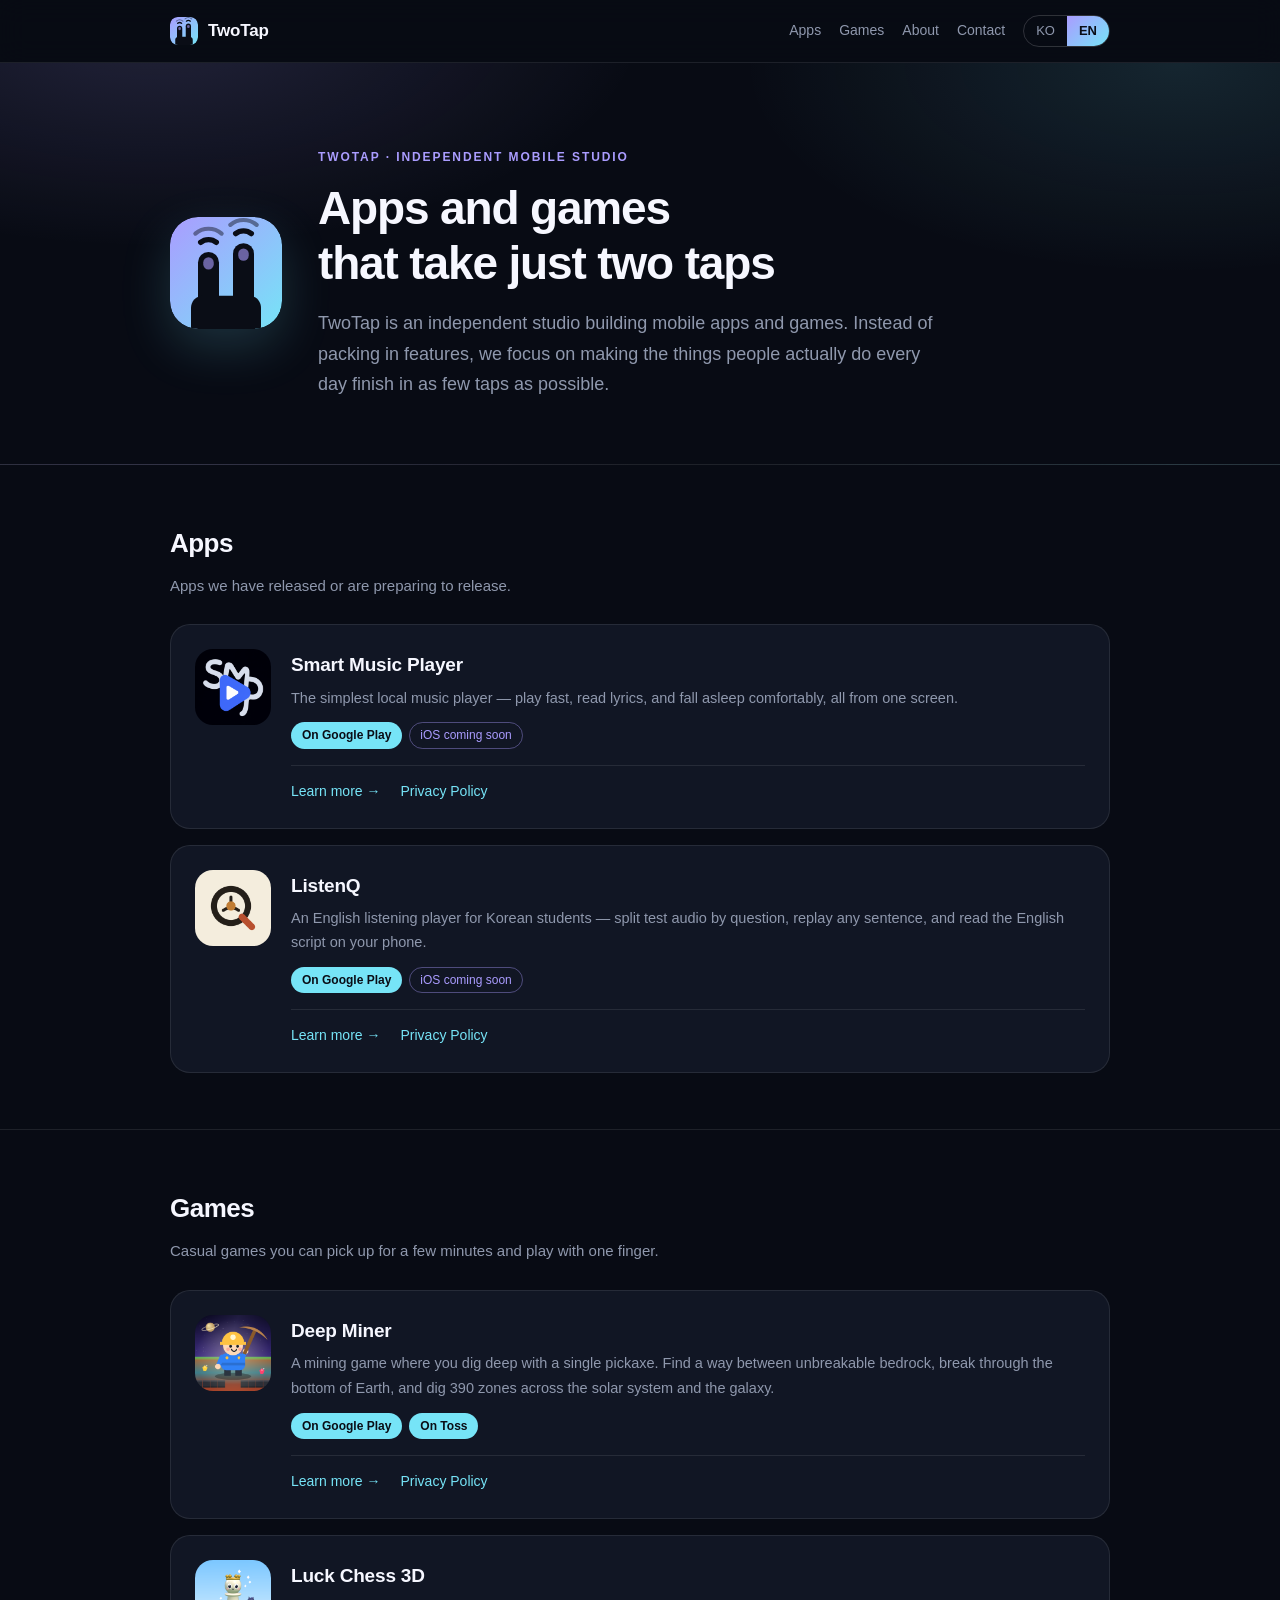
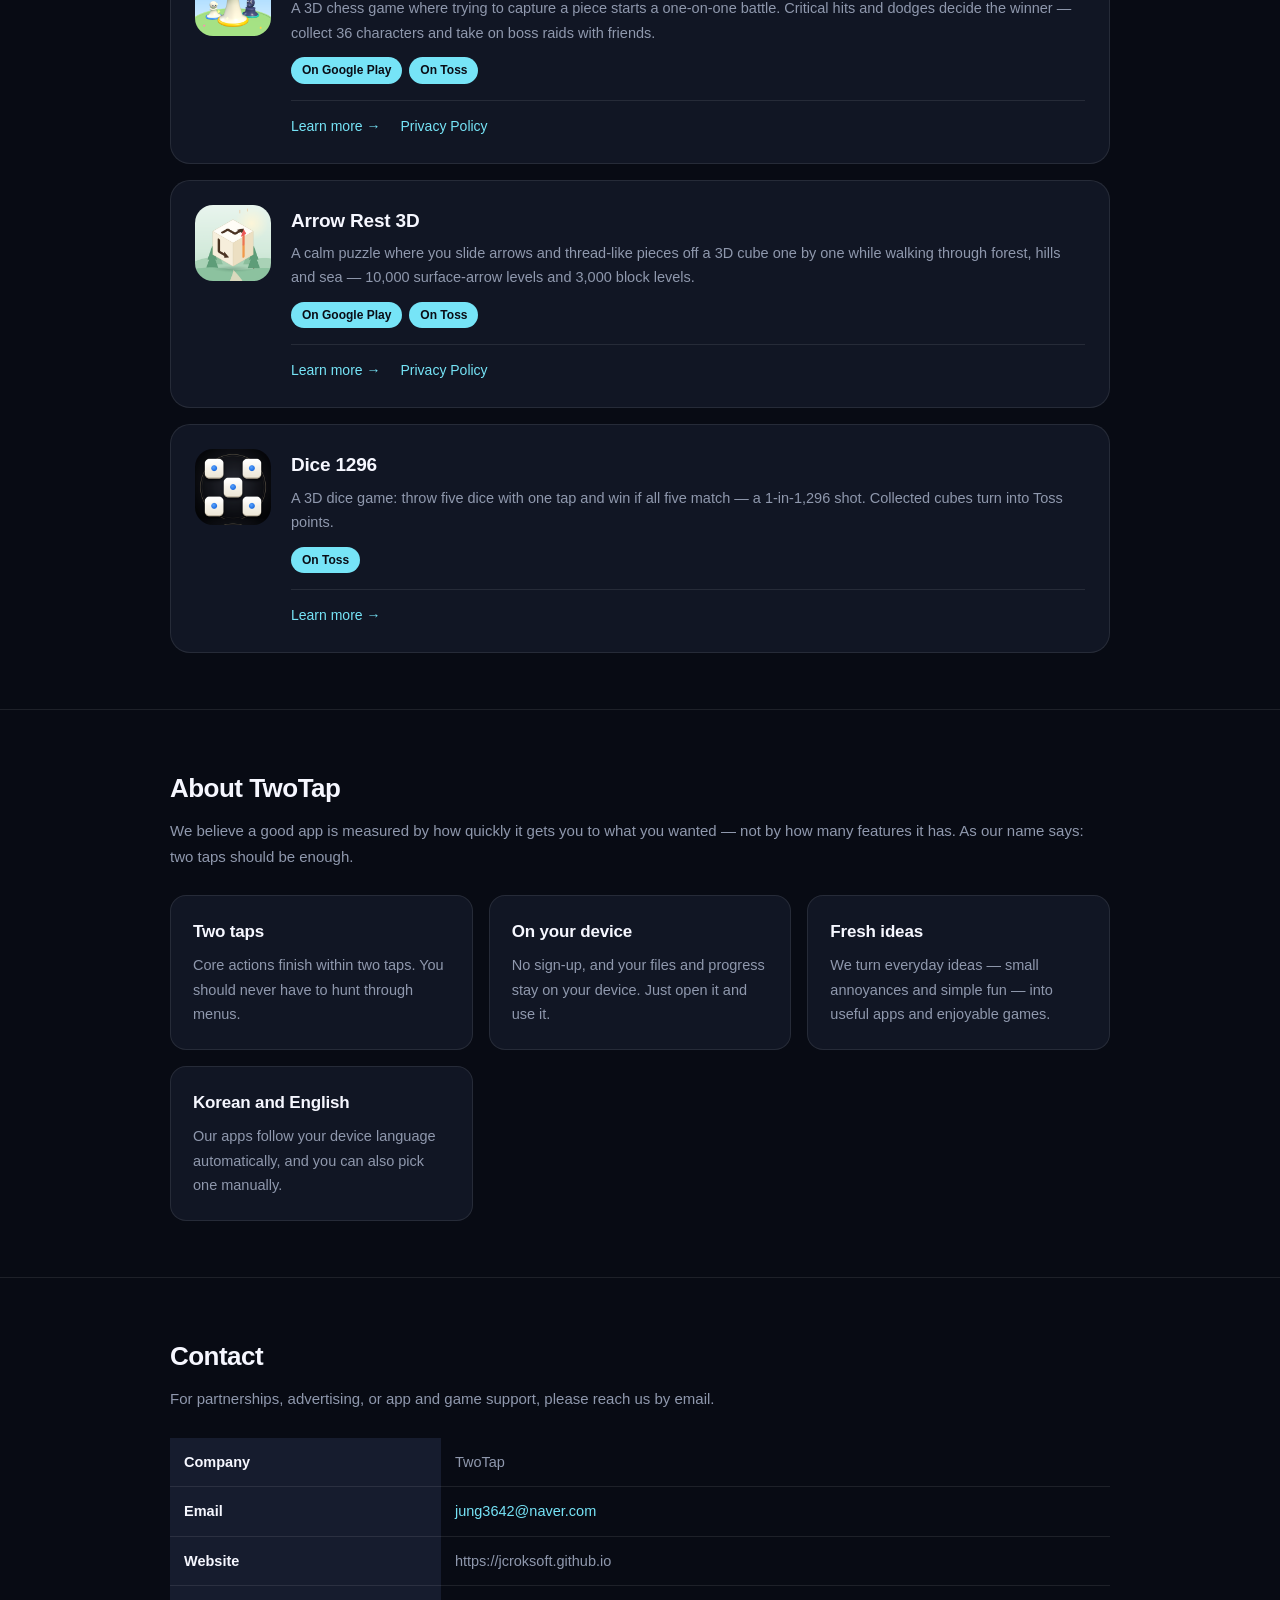
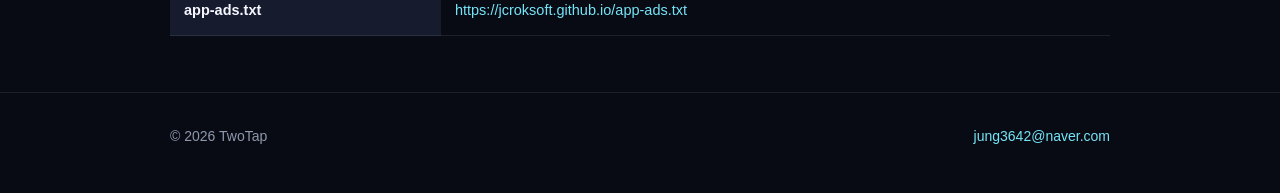
<file: index.html>
<!doctype html>
<html lang="ko" data-lang="ko">
<head>
<meta charset="utf-8">
<meta name="viewport" content="width=device-width, initial-scale=1">
<title>TwoTap</title>
<meta name="description" content="TwoTap builds simple, focused mobile apps and games. Publisher of Smart Music Player, ListenQ, Deep Miner and Luck Chess 3D.">
<link rel="icon" href="/assets/twotap-mark.svg" type="image/svg+xml">
<link rel="icon" href="/assets/favicon.png" sizes="64x64">
<link rel="apple-touch-icon" href="/assets/apple-touch-icon.png">
<link rel="stylesheet" href="/assets/site.css">
<script>document.documentElement.dataset.lang=(function(){try{var s=localStorage.getItem("twotap-lang");if(s==="ko"||s==="en")return s}catch(e){}return (navigator.language||"en").toLowerCase().indexOf("ko")===0?"ko":"en"})()</script>
<script src="/assets/lang.js" defer></script>
</head>
<body>

<header class="site-header">
  <div class="wrap">
    <a class="brand" href="/"><img class="mark" src="/assets/twotap-mark.svg" alt="" width="28" height="28">TwoTap</a>
    <nav class="nav">
      <a href="#apps"><span class="ko">앱</span><span class="en">Apps</span></a>
      <a href="#games"><span class="ko">게임</span><span class="en">Games</span></a>
      <a href="#about"><span class="ko">소개</span><span class="en">About</span></a>
      <a href="#contact"><span class="ko">문의</span><span class="en">Contact</span></a>
      <span class="lang">
        <button type="button" data-lang="ko" aria-pressed="true">KO</button>
        <button type="button" data-lang="en" aria-pressed="false">EN</button>
      </span>
    </nav>
  </div>
</header>

<div class="hero">
  <div class="wrap hero-brand">
    <img class="hero-mark" src="/assets/twotap-mark.svg" alt="TwoTap" width="112" height="112">
    <div>
      <p class="eyebrow">TwoTap · <span class="ko">투탭</span><span class="en">Independent Mobile Studio</span></p>
      <h1>
        <span class="ko">두 번의 탭이면<br>충분한 앱과 게임</span>
        <span class="en">Apps and games<br>that take just two taps</span>
      </h1>
      <p class="lede">
        <span class="ko">TwoTap(투탭)은 모바일 앱과 게임을 만드는 개인 개발 스튜디오입니다. 기능을 많이 넣기보다, 사용자가 가장 자주 하는 동작을 가장 적은 터치로 끝낼 수 있게 만드는 데 집중합니다.</span>
        <span class="en">TwoTap is an independent studio building mobile apps and games. Instead of packing in features, we focus on making the things people actually do every day finish in as few taps as possible.</span>
      </p>
    </div>
  </div>
</div>

<section id="apps">
  <div class="wrap">
    <h2><span class="ko">앱</span><span class="en">Apps</span></h2>
    <p class="section-note">
      <span class="ko">출시했거나 출시를 준비 중인 앱입니다.</span>
      <span class="en">Apps we have released or are preparing to release.</span>
    </p>

    <div class="app-card">
      <a class="app-icon" href="/smp/"><img src="/assets/smp-icon.png" alt="Smart Music Player icon" width="76" height="76"></a>
      <div>
        <h3><a href="/smp/">Smart Music Player</a></h3>
        <p>
          <span class="ko">한 화면에서 빠르게 재생하고, 가사를 보고, 편안하게 잠들 수 있는 가장 간편한 로컬 음악 플레이어.</span>
          <span class="en">The simplest local music player — play fast, read lyrics, and fall asleep comfortably, all from one screen.</span>
        </p>
        <div class="pills">
          <span class="pill live"><span class="ko">Google Play 출시</span><span class="en">On Google Play</span></span>
          <span class="pill soon"><span class="ko">iOS 출시 예정</span><span class="en">iOS coming soon</span></span>
        </div>
        <div class="card-links">
          <a href="/smp/"><span class="ko">자세히 보기</span><span class="en">Learn more</span> →</a>
          <a href="/smp/privacy.html"><span class="ko">개인정보처리방침</span><span class="en">Privacy Policy</span></a>
        </div>
      </div>
    </div>

    <div class="app-card">
      <a class="app-icon" href="/lq/"><img src="/assets/lq-icon.png" alt="ListenQ icon" width="76" height="76"></a>
      <div>
        <h3><a href="/lq/">ListenQ</a></h3>
        <p>
          <span class="ko">듣기평가 음원을 문항별로 끊어 듣고, 문장마다 다시 듣고, 영어 스크립트까지 폰에서 보는 중·고등학생 영어듣기 플레이어.</span>
          <span class="en">An English listening player for Korean students — split test audio by question, replay any sentence, and read the English script on your phone.</span>
        </p>
        <div class="pills">
          <span class="pill live"><span class="ko">Google Play 출시</span><span class="en">On Google Play</span></span>
          <span class="pill soon"><span class="ko">iOS 출시 예정</span><span class="en">iOS coming soon</span></span>
        </div>
        <div class="card-links">
          <a href="/lq/"><span class="ko">자세히 보기</span><span class="en">Learn more</span> →</a>
          <a href="/lq/privacy.html"><span class="ko">개인정보처리방침</span><span class="en">Privacy Policy</span></a>
        </div>
      </div>
    </div>
  </div>
</section>

<section id="games">
  <div class="wrap">
    <h2><span class="ko">게임</span><span class="en">Games</span></h2>
    <p class="section-note">
      <span class="ko">잠깐 켜서 손가락 하나로 즐기는 캐주얼 게임입니다.</span>
      <span class="en">Casual games you can pick up for a few minutes and play with one finger.</span>
    </p>

    <div class="app-card">
      <a class="app-icon" href="/deepminer/"><img src="/assets/deepminer-icon.png" alt="Deep Miner icon" width="76" height="76"></a>
      <div>
        <h3><a href="/deepminer/"><span class="ko">딥 마이너: 광산 땅파기</span><span class="en">Deep Miner</span></a></h3>
        <p>
          <span class="ko">곡괭이 하나로 땅속 깊이 파 내려가는 광산 게임. 기반암 사이로 길을 찾아 지구 바닥을 뚫고, 태양계와 은하계 행성까지 390구역을 내려갑니다.</span>
          <span class="en">A mining game where you dig deep with a single pickaxe. Find a way between unbreakable bedrock, break through the bottom of Earth, and dig 390 zones across the solar system and the galaxy.</span>
        </p>
        <div class="pills">
          <span class="pill live"><span class="ko">Google Play 출시</span><span class="en">On Google Play</span></span>
          <span class="pill live"><span class="ko">토스 앱인토스 출시</span><span class="en">On Toss</span></span>
        </div>
        <div class="card-links">
          <a href="/deepminer/"><span class="ko">자세히 보기</span><span class="en">Learn more</span> →</a>
          <a href="/deepminer/privacy.html"><span class="ko">개인정보처리방침</span><span class="en">Privacy Policy</span></a>
        </div>
      </div>
    </div>

    <div class="app-card">
      <a class="app-icon" href="/luckchess/"><img src="/assets/luckchess-icon.png" alt="Luck Chess 3D icon" width="76" height="76"></a>
      <div>
        <h3><a href="/luckchess/"><span class="ko">운빨 체스 3D</span><span class="en">Luck Chess 3D</span></a></h3>
        <p>
          <span class="ko">체스처럼 두다가 상대 말을 잡으려 하면 1:1 전투가 벌어지는 3D 체스. 치명타와 회피로 승부가 갈리고, 캐릭터 36명을 모아 친구들과 보스 토벌전에도 도전합니다.</span>
          <span class="en">A 3D chess game where trying to capture a piece starts a one-on-one battle. Critical hits and dodges decide the winner — collect 36 characters and take on boss raids with friends.</span>
        </p>
        <div class="pills">
          <span class="pill live"><span class="ko">Google Play 출시</span><span class="en">On Google Play</span></span>
          <span class="pill live"><span class="ko">토스 앱인토스 출시</span><span class="en">On Toss</span></span>
        </div>
        <div class="card-links">
          <a href="/luckchess/"><span class="ko">자세히 보기</span><span class="en">Learn more</span> →</a>
          <a href="/luckchess/privacy.html"><span class="ko">개인정보처리방침</span><span class="en">Privacy Policy</span></a>
        </div>
      </div>
    </div>

    <div class="app-card">
      <a class="app-icon" href="/arrowrest/"><img src="/assets/arrowrest-icon.png" alt="Arrow Rest icon" width="76" height="76"></a>
      <div>
        <h3><a href="/arrowrest/"><span class="ko">애로우 레스트 3D</span><span class="en">Arrow Rest 3D</span></a></h3>
        <p>
          <span class="ko">3D 큐브 위의 화살표와 실처럼 얽힌 조각을 하나씩 빼내며 숲·산·바다를 산책하는 힐링 퍼즐. 표면 화살표 1만 레벨과 조각 빼기 3천 레벨이 있습니다.</span><span class="en">A calm puzzle where you slide arrows and thread-like pieces off a 3D cube one by one while walking through forest, hills and sea — 10,000 surface-arrow levels and 3,000 block levels.</span>
        </p>
        <div class="pills">
          <span class="pill live"><span class="ko">Google Play 출시</span><span class="en">On Google Play</span></span>
          <span class="pill live"><span class="ko">토스 앱인토스 출시</span><span class="en">On Toss</span></span>
        </div>
        <div class="card-links">
          <a href="/arrowrest/"><span class="ko">자세히 보기</span><span class="en">Learn more</span> →</a>
          <a href="/arrowrest/privacy.html"><span class="ko">개인정보처리방침</span><span class="en">Privacy Policy</span></a>
        </div>
      </div>
    </div>

    <div class="app-card">
      <a class="app-icon" href="/dice1296/"><img src="/assets/dice1296-icon.png" alt="Dice 1296 icon" width="76" height="76"></a>
      <div>
        <h3><a href="/dice1296/"><span class="ko">주사위 1296</span><span class="en">Dice 1296</span></a></h3>
        <p>
          <span class="ko">버튼 한 번에 주사위 5개를 던져 5개가 모두 같으면 성공하는 3D 주사위 게임. 1,296번에 1번 나오는 결과에 도전하고, 모은 큐브는 토스 포인트로 받습니다.</span>
          <span class="en">A 3D dice game: throw five dice with one tap and win if all five match — a 1-in-1,296 shot. Collected cubes turn into Toss points.</span>
        </p>
        <div class="pills">
          <span class="pill live"><span class="ko">토스 앱인토스 출시</span><span class="en">On Toss</span></span>
        </div>
        <div class="card-links">
          <a href="/dice1296/"><span class="ko">자세히 보기</span><span class="en">Learn more</span> →</a>
        </div>
      </div>
    </div>
  </div>
</section>

<section id="about">
  <div class="wrap">
    <h2><span class="ko">TwoTap 소개</span><span class="en">About TwoTap</span></h2>
    <p class="section-note">
      <span class="ko">좋은 앱은 기능 수가 아니라, 원하는 동작에 얼마나 빨리 닿는지로 결정된다고 믿습니다. 이름처럼, 두 번의 탭이면 충분하게.</span>
      <span class="en">We believe a good app is measured by how quickly it gets you to what you wanted — not by how many features it has. As our name says: two taps should be enough.</span>
    </p>

    <div class="grid">
      <div class="card">
        <h3><span class="ko">두 번의 터치</span><span class="en">Two taps</span></h3>
        <p>
          <span class="ko">핵심 기능은 두 번 이내의 터치로 끝납니다. 메뉴를 찾아 헤매게 만들지 않습니다.</span>
          <span class="en">Core actions finish within two taps. You should never have to hunt through menus.</span>
        </p>
      </div>
      <div class="card">
        <h3><span class="ko">기기 안에서</span><span class="en">On your device</span></h3>
        <p>
          <span class="ko">회원가입이 없고, 개인 파일과 진행 기록은 기기 안에 둡니다. 계정 없이 바로 씁니다.</span>
          <span class="en">No sign-up, and your files and progress stay on your device. Just open it and use it.</span>
        </p>
      </div>
      <div class="card">
        <h3><span class="ko">다양한 아이디어</span><span class="en">Fresh ideas</span></h3>
        <p>
          <span class="ko">일상의 작은 불편과 재미에서 출발한 다양한 아이디어로, 쓸모 있는 앱과 즐거운 게임을 만듭니다.</span>
          <span class="en">We turn everyday ideas — small annoyances and simple fun — into useful apps and enjoyable games.</span>
        </p>
      </div>
      <div class="card">
        <h3><span class="ko">한국어와 영어</span><span class="en">Korean and English</span></h3>
        <p>
          <span class="ko">앱은 기기 언어에 맞춰 자동 전환되며, 앱 안에서 직접 선택할 수도 있습니다.</span>
          <span class="en">Our apps follow your device language automatically, and you can also pick one manually.</span>
        </p>
      </div>
    </div>
  </div>
</section>

<section id="contact">
  <div class="wrap">
    <h2><span class="ko">문의</span><span class="en">Contact</span></h2>
    <p class="section-note">
      <span class="ko">제휴, 광고, 앱·게임 관련 문의는 아래 이메일로 연락해 주세요.</span>
      <span class="en">For partnerships, advertising, or app and game support, please reach us by email.</span>
    </p>

    <div class="table-scroll">
      <table>
        <tbody>
          <tr>
            <th scope="row"><span class="ko">회사</span><span class="en">Company</span></th>
            <td>TwoTap<span class="ko"> (투탭)</span></td>
          </tr>
          <tr>
            <th scope="row"><span class="ko">이메일</span><span class="en">Email</span></th>
            <td><a href="mailto:jung3642@naver.com">jung3642@naver.com</a></td>
          </tr>
          <tr>
            <th scope="row"><span class="ko">웹사이트</span><span class="en">Website</span></th>
            <td>https://jcroksoft.github.io</td>
          </tr>
          <tr>
            <th scope="row">app-ads.txt</th>
            <td><a href="/app-ads.txt">https://jcroksoft.github.io/app-ads.txt</a></td>
          </tr>
        </tbody>
      </table>
    </div>
  </div>
</section>

<footer class="site-footer">
  <div class="wrap">
    <span>&copy; 2026 TwoTap<span class="ko"> (투탭)</span></span>
    <span class="spacer"></span>
    <a href="mailto:jung3642@naver.com">jung3642@naver.com</a>
  </div>
</footer>

</body>
</html>
</file>
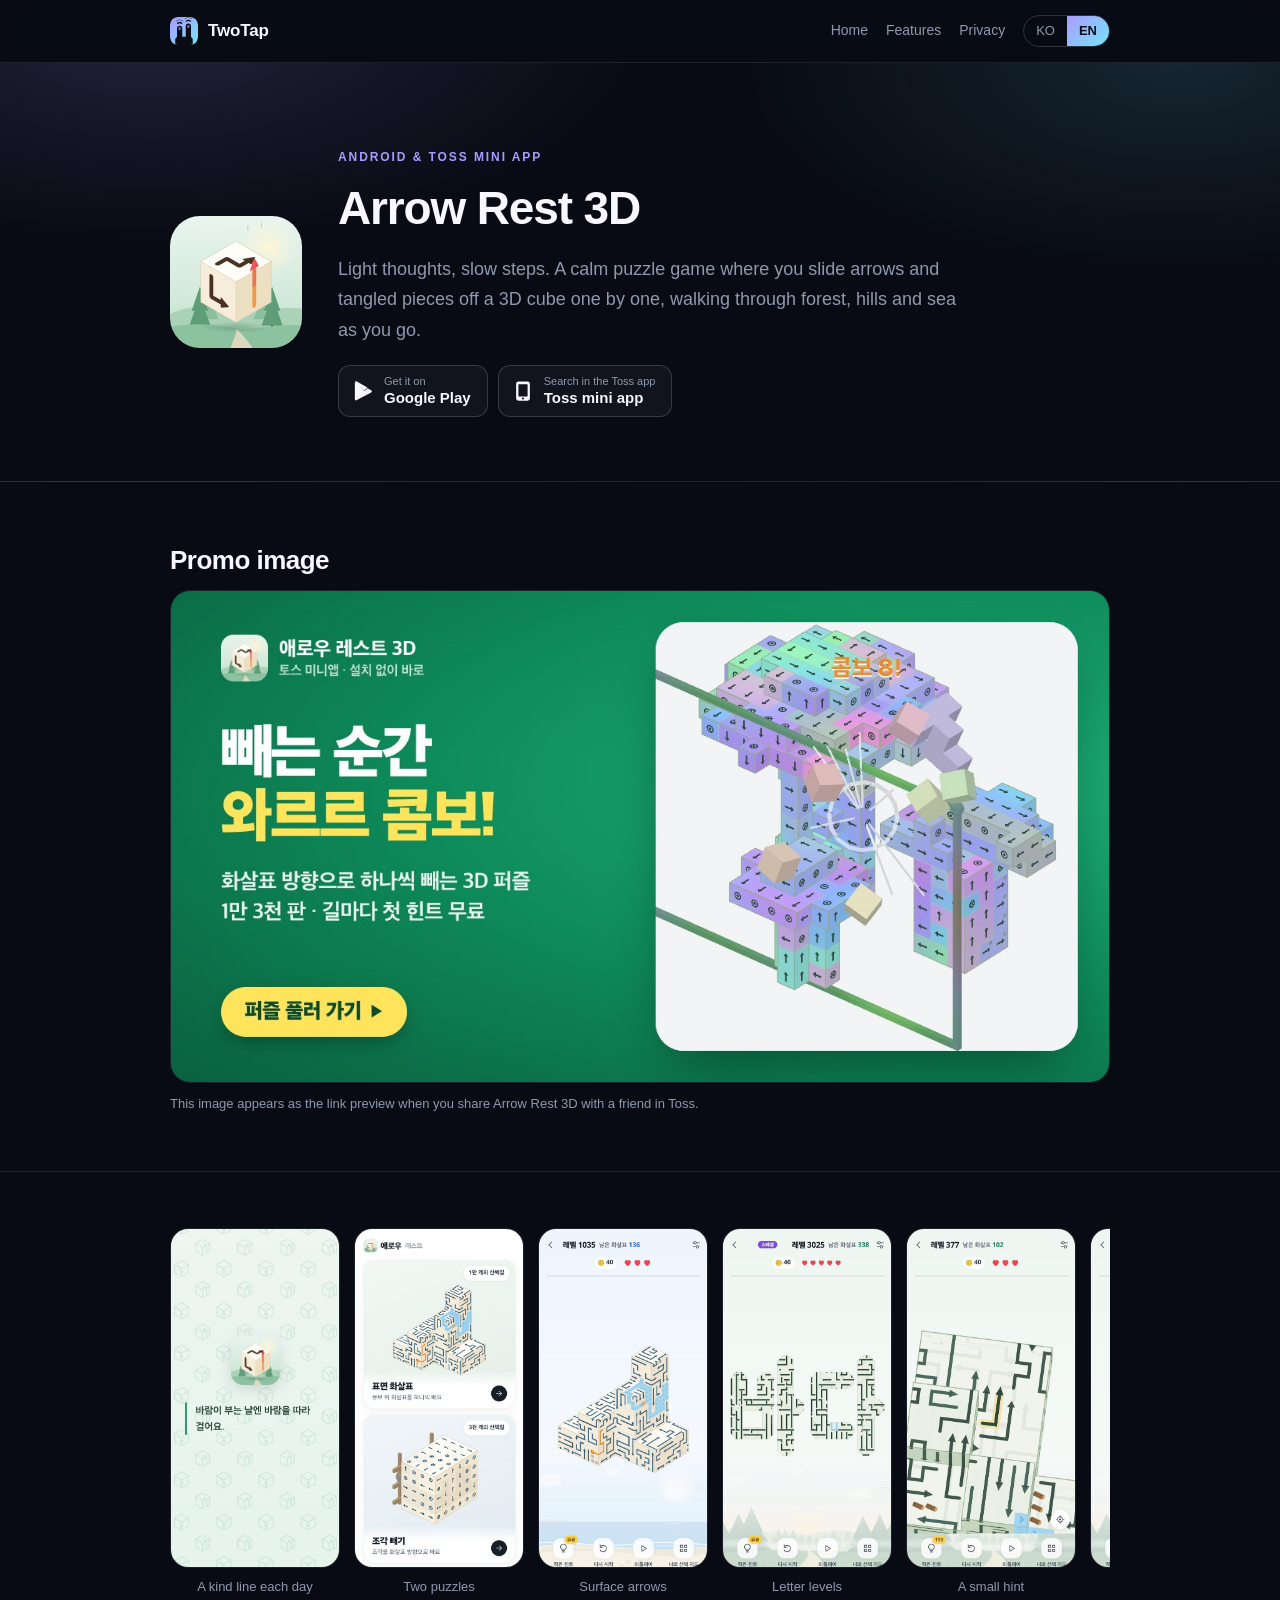
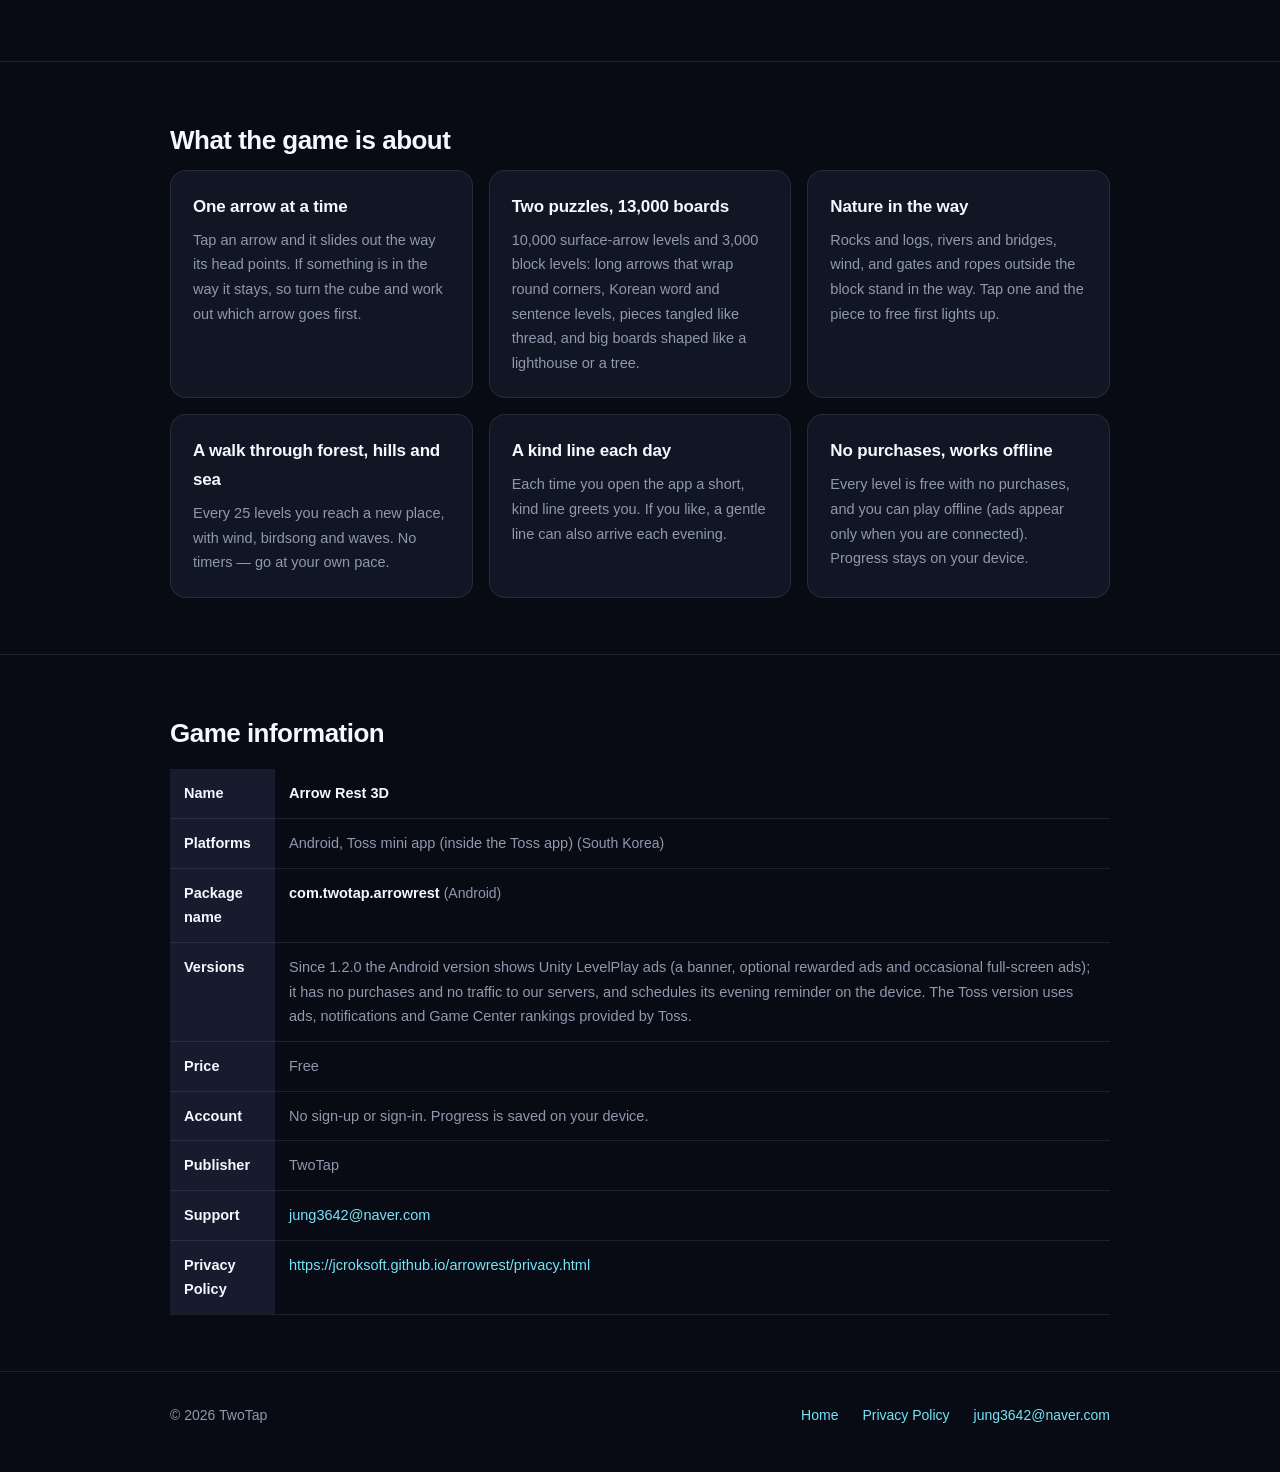
<file: arrowrest/index.html>
<!doctype html>
<html lang="ko" data-lang="ko">
<head>
<meta charset="utf-8">
<meta name="viewport" content="width=device-width, initial-scale=1">
<title>애로우 레스트 3D — TwoTap</title>
<meta name="description" content="Arrow Rest is a calm 3D puzzle game: slide arrows off a cube one by one and walk through forest, hills and sea.">
<meta property="og:type" content="website">
<meta property="og:title" content="애로우 레스트 3D — TwoTap">
<meta property="og:description" content="Arrow Rest is a calm 3D puzzle game: slide arrows off a cube one by one and walk through forest, hills and sea.">
<meta property="og:image" content="https://jcroksoft.github.io/assets/og/arrowrest.jpg">
<meta property="og:image:width" content="1200">
<meta property="og:image:height" content="630">
<meta property="og:url" content="https://jcroksoft.github.io/arrowrest/">
<meta name="twitter:card" content="summary_large_image">
<link rel="icon" href="/assets/twotap-mark.svg" type="image/svg+xml">
<link rel="icon" href="/assets/favicon.png" sizes="64x64">
<link rel="apple-touch-icon" href="/assets/apple-touch-icon.png">
<link rel="stylesheet" href="/assets/site.css">
<script>document.documentElement.dataset.lang=(function(){try{var s=localStorage.getItem("twotap-lang");if(s==="ko"||s==="en")return s}catch(e){}return (navigator.language||"en").toLowerCase().indexOf("ko")===0?"ko":"en"})()</script>
<script src="/assets/lang.js" defer></script>
</head>
<body>

<header class="site-header">
  <div class="wrap">
    <a class="brand" href="/"><img class="mark" src="/assets/twotap-mark.svg" alt="" width="28" height="28">TwoTap</a>
    <nav class="nav">
      <a href="/"><span class="ko">홈</span><span class="en">Home</span></a>
      <a href="#features"><span class="ko">특징</span><span class="en">Features</span></a>
      <a href="/arrowrest/privacy.html"><span class="ko">개인정보처리방침</span><span class="en">Privacy</span></a>
      <span class="lang">
        <button type="button" data-lang="ko" aria-pressed="true">KO</button>
        <button type="button" data-lang="en" aria-pressed="false">EN</button>
      </span>
    </nav>
  </div>
</header>

<div class="hero">
  <div class="wrap hero-brand">
    <img src="/assets/arrowrest-icon.png" alt="Arrow Rest icon" width="132" height="132"
         style="width:132px; height:132px; border-radius:30px; flex:none;">
    <div>
      <p class="eyebrow"><span class="ko">Android &amp; 토스 앱인토스</span><span class="en">Android &amp; Toss mini app</span></p>
      <h1><span class="ko">애로우 레스트 3D</span><span class="en">Arrow Rest 3D</span></h1>
      <p class="lede">
        <span class="ko">생각은 가볍게, 걸음은 천천히. 3D 큐브 위의 화살표와 얽힌 조각을 하나씩 빼내며 숲길·산길·바닷길을 산책하는 힐링 퍼즐 게임입니다.</span><span class="en">Light thoughts, slow steps. A calm puzzle game where you slide arrows and tangled pieces off a 3D cube one by one, walking through forest, hills and sea as you go.</span>
      </p>
      <div class="store-links">
        <a class="store-btn" href="https://play.google.com/store/apps/details?id=com.twotap.arrowrest" target="_blank" rel="noopener"><svg viewBox="0 0 24 24" aria-hidden="true"><path d="M3.6 1.8c-.3.3-.5.8-.5 1.4v17.6c0 .6.2 1.1.5 1.4l.1.1 9.9-9.9v-.2L3.7 1.7l-.1.1zm13.3 13.9-3.3-3.3v-.2l3.3-3.3.1.1 3.9 2.2c1.1.6 1.1 1.7 0 2.3l-3.9 2.2h-.1zm-.1.1L13.4 12 3.6 21.8c.4.4 1 .4 1.7.1l11.5-6.1M16.8 8.2 5.3 1.7c-.7-.4-1.3-.3-1.7.1l9.8 9.8 3.4-3.4z"/></svg><span><small><span class="ko">다운로드</span><span class="en">Get it on</span></small><strong>Google Play</strong></span></a>
        <span class="store-btn"><svg viewBox="0 0 24 24" aria-hidden="true"><path d="M7 1.5h10A2.5 2.5 0 0 1 19.5 4v16a2.5 2.5 0 0 1-2.5 2.5H7A2.5 2.5 0 0 1 4.5 20V4A2.5 2.5 0 0 1 7 1.5zm0 3V18h10V4.5zm5 14.5a1.2 1.2 0 1 0 0 2.4 1.2 1.2 0 0 0 0-2.4z"/></svg><span><small><span class="ko">토스 앱에서 검색</span><span class="en">Search in the Toss app</span></small><strong><span class="ko">토스 앱인토스</span><span class="en">Toss mini app</span></strong></span></span>
      </div>
    </div>
  </div>
</div>

<section id="promo">
  <div class="wrap">
    <h2><span class="ko">홍보 이미지</span><span class="en">Promo image</span></h2>
    <figure class="promo-img">
      <img src="/assets/og/arrowrest.jpg" alt="Arrow Rest 3D" loading="lazy" width="1200" height="630">
      <figcaption><span class="ko">토스에서 친구에게 애로우 레스트 3D를 공유하면 이 이미지가 링크 미리보기로 보여요.</span><span class="en">This image appears as the link preview when you share Arrow Rest 3D with a friend in Toss.</span></figcaption>
    </figure>
  </div>
</section>

<section>
  <div class="wrap">
    <div class="shots phone">
      <figure><img src="/assets/arrowrest/today.jpg" alt="" loading="lazy" width="540" height="1080"><figcaption><span class="ko">하루를 다독이는 한 줄</span><span class="en">A kind line each day</span></figcaption></figure>
      <figure><img src="/assets/arrowrest/modes.jpg" alt="" loading="lazy" width="540" height="1080"><figcaption><span class="ko">두 가지 퍼즐</span><span class="en">Two puzzles</span></figcaption></figure>
      <figure><img src="/assets/arrowrest/surface.jpg" alt="" loading="lazy" width="540" height="1080"><figcaption><span class="ko">표면 화살표</span><span class="en">Surface arrows</span></figcaption></figure>
      <figure><img src="/assets/arrowrest/letters.jpg" alt="" loading="lazy" width="540" height="1080"><figcaption><span class="ko">글자 레벨</span><span class="en">Letter levels</span></figcaption></figure>
      <figure><img src="/assets/arrowrest/hint.jpg" alt="" loading="lazy" width="540" height="1080"><figcaption><span class="ko">막히면 작은 힌트</span><span class="en">A small hint</span></figcaption></figure>
      <figure><img src="/assets/arrowrest/landmark.jpg" alt="" loading="lazy" width="540" height="1080"><figcaption><span class="ko">조각 빼기 랜드마크</span><span class="en">Landmark boards</span></figcaption></figure>
      <figure><img src="/assets/arrowrest/blockers.jpg" alt="" loading="lazy" width="540" height="1080"><figcaption><span class="ko">바깥 장치</span><span class="en">Blockers outside the block</span></figcaption></figure>
    </div>
  </div>
</section>

<section id="features">
  <div class="wrap">
    <h2><span class="ko">이런 게임이에요</span><span class="en">What the game is about</span></h2>
    <div class="grid">
      <div class="card">
        <h3><span class="ko">큐브 위 화살표를 하나씩</span><span class="en">One arrow at a time</span></h3>
        <p>
          <span class="ko">화살표를 누르면 머리 방향으로 빠져나가요. 앞이 막혀 있으면 빠지지 않으니, 큐브를 돌려 보며 어떤 화살표부터 보낼지 순서를 찾아요.</span><span class="en">Tap an arrow and it slides out the way its head points. If something is in the way it stays, so turn the cube and work out which arrow goes first.</span>
        </p>
      </div>
      <div class="card">
        <h3><span class="ko">두 가지 퍼즐, 1만 3천 판</span><span class="en">Two puzzles, 13,000 boards</span></h3>
        <p>
          <span class="ko">표면 화살표 1만 레벨과 조각 빼기 3천 레벨. 모서리를 넘는 긴 화살표, 한글 단어와 문장 레벨, 실처럼 얽힌 조각과 등대·큰 나무 같은 큰 판이 차례로 나와요.</span><span class="en">10,000 surface-arrow levels and 3,000 block levels: long arrows that wrap round corners, Korean word and sentence levels, pieces tangled like thread, and big boards shaped like a lighthouse or a tree.</span>
        </p>
      </div>
      <div class="card">
        <h3><span class="ko">길을 막는 자연</span><span class="en">Nature in the way</span></h3>
        <p>
          <span class="ko">바위와 통나무, 흐르는 강과 다리, 바람, 블록 바깥의 빗장문과 밧줄이 길을 막아요. 막힌 것을 누르면 먼저 꺼낼 조각이 빛나요.</span><span class="en">Rocks and logs, rivers and bridges, wind, and gates and ropes outside the block stand in the way. Tap one and the piece to free first lights up.</span>
        </p>
      </div>
      <div class="card">
        <h3><span class="ko">숲·산·바다를 산책</span><span class="en">A walk through forest, hills and sea</span></h3>
        <p>
          <span class="ko">25레벨마다 한 곳씩, 바람과 새소리, 파도 소리가 흐르는 길을 걸어요. 시간 제한 없이 내 속도로 풀어요.</span><span class="en">Every 25 levels you reach a new place, with wind, birdsong and waves. No timers — go at your own pace.</span>
        </p>
      </div>
      <div class="card">
        <h3><span class="ko">하루를 다독이는 한 줄</span><span class="en">A kind line each day</span></h3>
        <p>
          <span class="ko">앱을 열 때마다 짧은 힐링 문장이 반겨줘요. 원하면 매일 저녁 쉬어 가는 한 줄 알림도 받을 수 있어요.</span><span class="en">Each time you open the app a short, kind line greets you. If you like, a gentle line can also arrive each evening.</span>
        </p>
      </div>
      <div class="card">
        <h3><span class="ko">결제 없이, 인터넷 없이도</span><span class="en">No purchases, works offline</span></h3>
        <p>
          <span class="ko">결제 없이 모든 레벨을 무료로 즐길 수 있고, 인터넷이 없어도 플레이할 수 있어요(광고는 연결됐을 때만 나와요). 진행 상황은 기기 안에만 저장돼요.</span><span class="en">Every level is free with no purchases, and you can play offline (ads appear only when you are connected). Progress stays on your device.</span>
        </p>
      </div>
    </div>
  </div>
</section>

<section>
  <div class="wrap">
    <h2><span class="ko">게임 정보</span><span class="en">Game information</span></h2>
    <div class="table-scroll">
      <table>
        <tbody>
          <tr><th scope="row"><span class="ko">게임 이름</span><span class="en">Name</span></th><td><strong><span class="ko">애로우 레스트 3D</span><span class="en">Arrow Rest 3D</span></strong></td></tr>
          <tr><th scope="row"><span class="ko">플랫폼</span><span class="en">Platforms</span></th><td><span class="ko">Android, 토스 앱인토스(토스 앱 안의 미니 게임)</span><span class="en">Android, Toss mini app (inside the Toss app)</span> <span class="meta"><span class="ko">(대한민국)</span><span class="en">(South Korea)</span></span></td></tr>
          <tr><th scope="row"><span class="ko">패키지 이름</span><span class="en">Package name</span></th><td><strong>com.twotap.arrowrest</strong> <span class="meta">(Android)</span></td></tr>
          <tr><th scope="row"><span class="ko">버전별 차이</span><span class="en">Versions</span></th><td><span class="ko">Android 버전은 1.2.0부터 Unity LevelPlay 광고(배너, 이용자가 선택하는 보상형, 가끔 나오는 전면)가 있고, 결제와 개발사 서버 통신은 없으며, 저녁 쉼 알림은 기기 안에서 예약합니다. 토스 버전은 토스가 제공하는 광고·알림·게임센터 순위를 씁니다.</span><span class="en">Since 1.2.0 the Android version shows Unity LevelPlay ads (a banner, optional rewarded ads and occasional full-screen ads); it has no purchases and no traffic to our servers, and schedules its evening reminder on the device. The Toss version uses ads, notifications and Game Center rankings provided by Toss.</span></td></tr>
          <tr><th scope="row"><span class="ko">가격</span><span class="en">Price</span></th><td><span class="ko">무료</span><span class="en">Free</span></td></tr>
          <tr><th scope="row"><span class="ko">계정</span><span class="en">Account</span></th><td><span class="ko">회원가입·로그인 없음. 진행 상황은 기기에 저장됩니다.</span><span class="en">No sign-up or sign-in. Progress is saved on your device.</span></td></tr>
          <tr><th scope="row"><span class="ko">개발사</span><span class="en">Publisher</span></th><td>TwoTap<span class="ko"> (투탭)</span></td></tr>
          <tr><th scope="row"><span class="ko">지원 문의</span><span class="en">Support</span></th><td><a href="mailto:jung3642@naver.com">jung3642@naver.com</a></td></tr>
          <tr><th scope="row"><span class="ko">개인정보처리방침</span><span class="en">Privacy Policy</span></th><td><a href="/arrowrest/privacy.html">https://jcroksoft.github.io/arrowrest/privacy.html</a></td></tr>
        </tbody>
      </table>
    </div>
  </div>
</section>

<footer class="site-footer">
  <div class="wrap">
    <span>&copy; 2026 TwoTap<span class="ko"> (투탭)</span></span>
    <span class="spacer"></span>
    <a href="/"><span class="ko">홈</span><span class="en">Home</span></a>
    <a href="/arrowrest/privacy.html"><span class="ko">개인정보처리방침</span><span class="en">Privacy Policy</span></a>
    <a href="mailto:jung3642@naver.com">jung3642@naver.com</a>
  </div>
</footer>

</body>
</html>
</file>
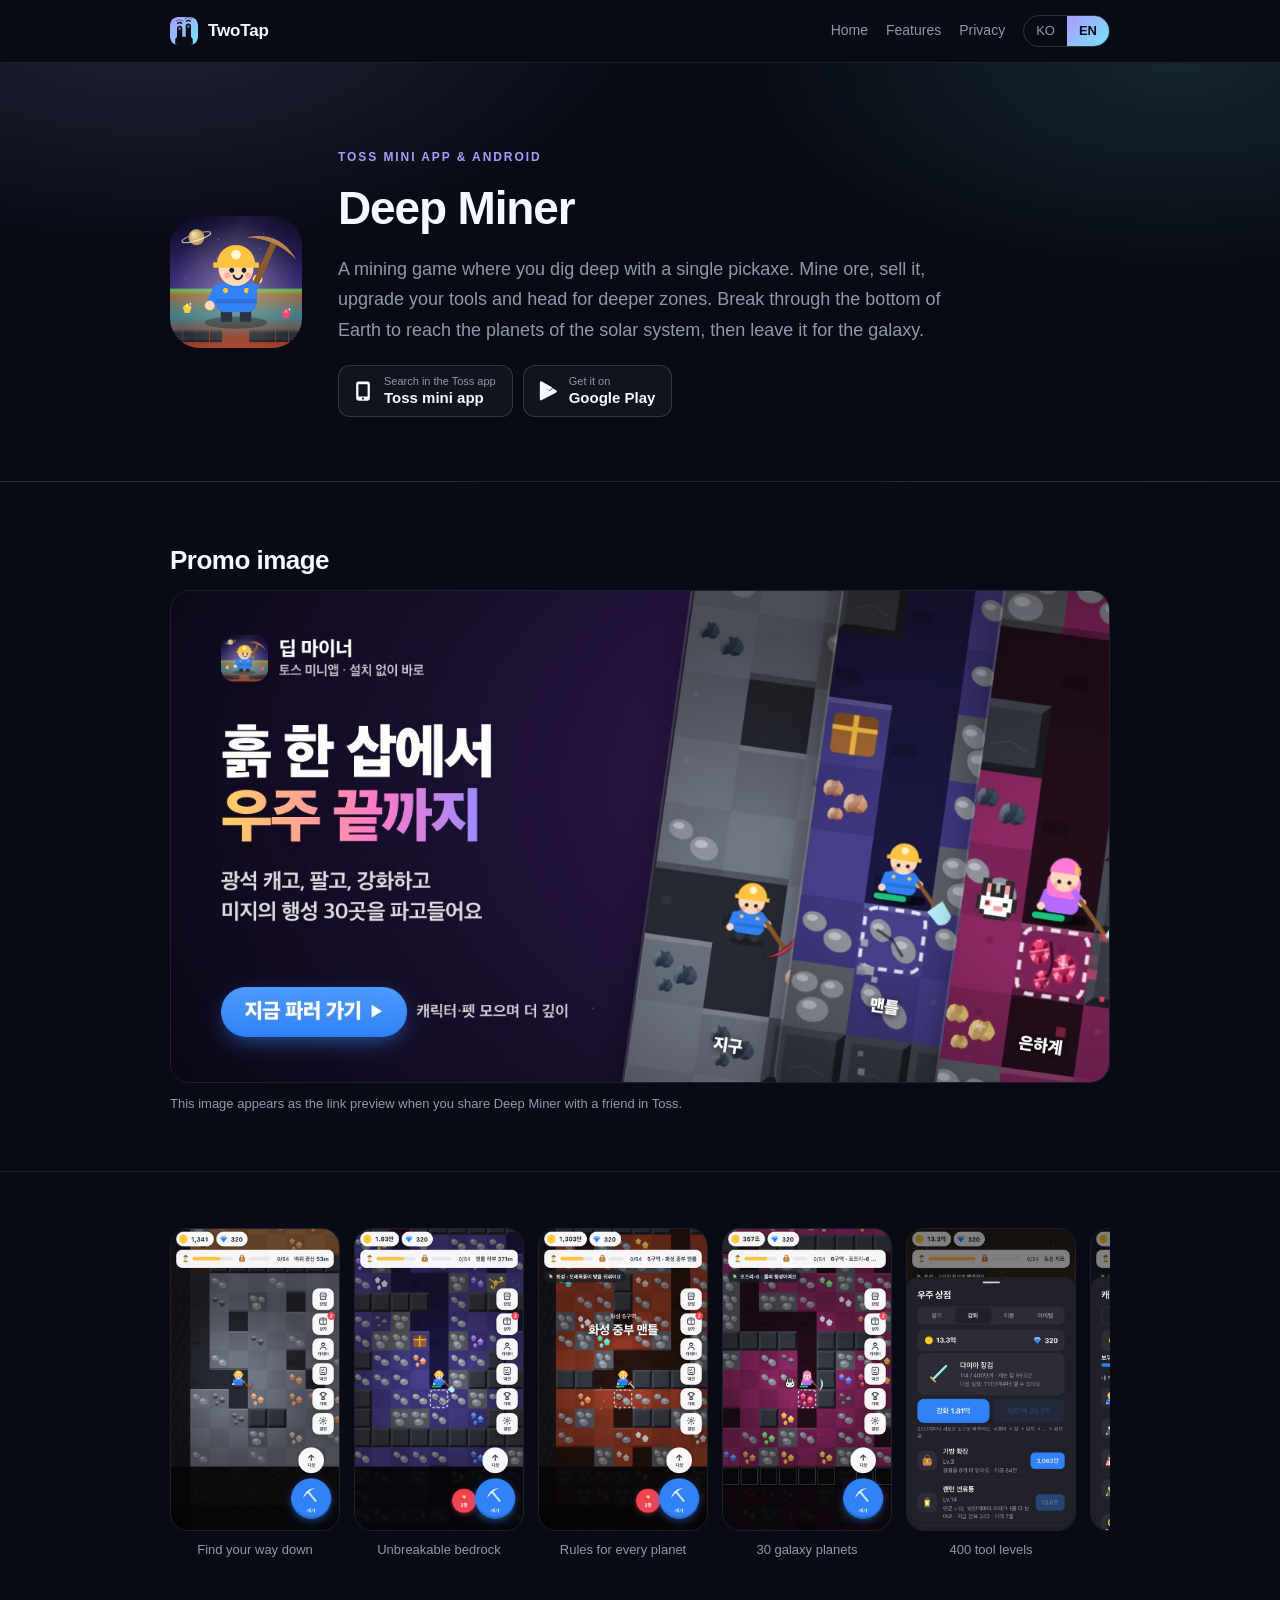
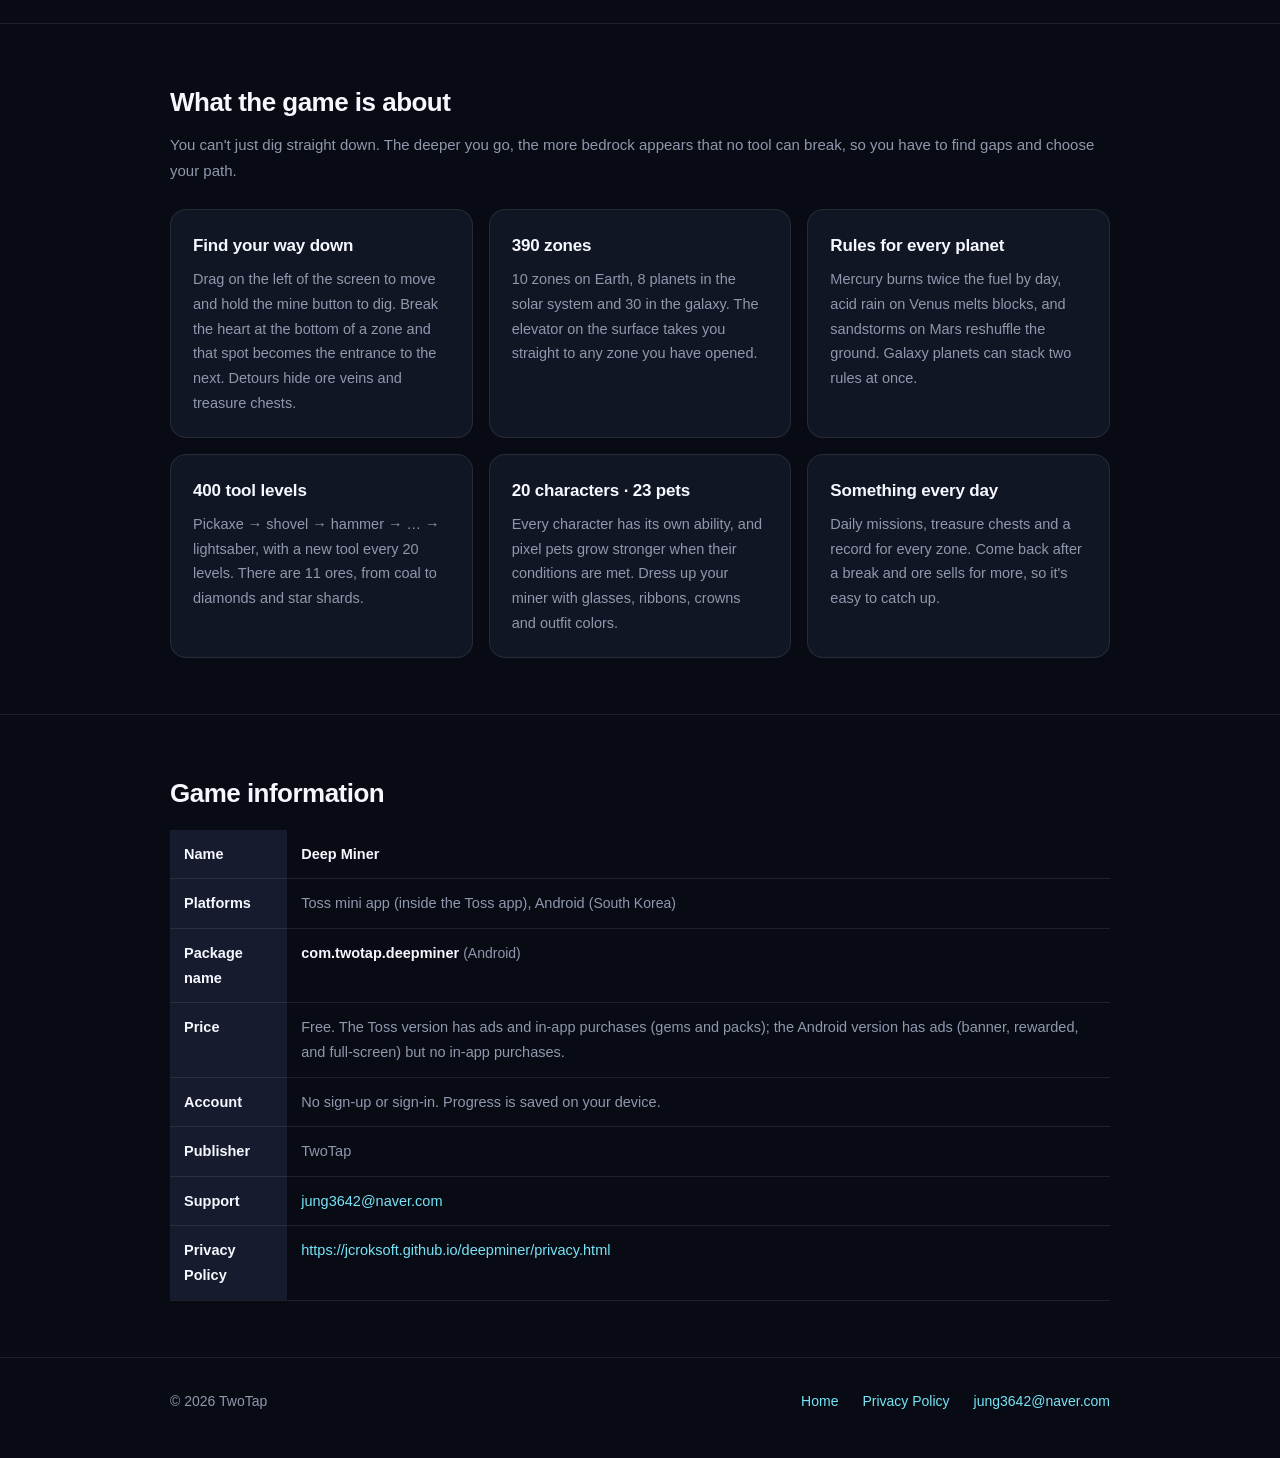
<file: deepminer/index.html>
<!doctype html>
<html lang="ko" data-lang="ko">
<head>
<meta charset="utf-8">
<meta name="viewport" content="width=device-width, initial-scale=1">
<title>딥 마이너: 광산 땅파기 — TwoTap</title>
<meta name="description" content="Deep Miner is a mining game where you dig through bedrock, break through Earth, and travel to 390 zones across the solar system and the galaxy.">
<meta property="og:type" content="website">
<meta property="og:title" content="딥 마이너: 광산 땅파기 — TwoTap">
<meta property="og:description" content="Deep Miner is a mining game where you dig through bedrock, break through Earth, and travel to 390 zones across the solar system and the galaxy.">
<meta property="og:image" content="https://jcroksoft.github.io/assets/og/deepminer.jpg">
<meta property="og:image:width" content="1200">
<meta property="og:image:height" content="630">
<meta property="og:url" content="https://jcroksoft.github.io/deepminer/">
<meta name="twitter:card" content="summary_large_image">
<link rel="icon" href="/assets/twotap-mark.svg" type="image/svg+xml">
<link rel="icon" href="/assets/favicon.png" sizes="64x64">
<link rel="apple-touch-icon" href="/assets/apple-touch-icon.png">
<link rel="stylesheet" href="/assets/site.css">
<script>document.documentElement.dataset.lang=(function(){try{var s=localStorage.getItem("twotap-lang");if(s==="ko"||s==="en")return s}catch(e){}return (navigator.language||"en").toLowerCase().indexOf("ko")===0?"ko":"en"})()</script>
<script src="/assets/lang.js" defer></script>
</head>
<body>

<header class="site-header">
  <div class="wrap">
    <a class="brand" href="/"><img class="mark" src="/assets/twotap-mark.svg" alt="" width="28" height="28">TwoTap</a>
    <nav class="nav">
      <a href="/"><span class="ko">홈</span><span class="en">Home</span></a>
      <a href="#features"><span class="ko">특징</span><span class="en">Features</span></a>
      <a href="/deepminer/privacy.html"><span class="ko">개인정보처리방침</span><span class="en">Privacy</span></a>
      <span class="lang">
        <button type="button" data-lang="ko" aria-pressed="true">KO</button>
        <button type="button" data-lang="en" aria-pressed="false">EN</button>
      </span>
    </nav>
  </div>
</header>

<div class="hero">
  <div class="wrap hero-brand">
    <img src="/assets/deepminer-icon.png" alt="Deep Miner icon" width="132" height="132"
         style="width:132px; height:132px; border-radius:30px; flex:none;">
    <div>
      <p class="eyebrow"><span class="ko">토스 앱인토스 &amp; Android</span><span class="en">Toss mini app &amp; Android</span></p>
      <h1><span class="ko">딥 마이너: 광산 땅파기</span><span class="en">Deep Miner</span></h1>
      <p class="lede">
        <span class="ko">곡괭이 하나로 땅속 깊이 파 내려가는 광산 게임입니다. 광석을 캐서 팔고, 도구를 키우고, 더 깊은 구역으로 내려갑니다. 지구 바닥을 뚫으면 태양계 행성으로, 태양계를 넘으면 은하계로 떠납니다.</span>
        <span class="en">A mining game where you dig deep with a single pickaxe. Mine ore, sell it, upgrade your tools and head for deeper zones. Break through the bottom of Earth to reach the planets of the solar system, then leave it for the galaxy.</span>
      </p>
      <div class="store-links">
        <span class="store-btn"><svg viewBox="0 0 24 24" aria-hidden="true"><path d="M7 1.5h10A2.5 2.5 0 0 1 19.5 4v16a2.5 2.5 0 0 1-2.5 2.5H7A2.5 2.5 0 0 1 4.5 20V4A2.5 2.5 0 0 1 7 1.5zm0 3V18h10V4.5zm5 14.5a1.2 1.2 0 1 0 0 2.4 1.2 1.2 0 0 0 0-2.4z"/></svg><span><small><span class="ko">토스 앱에서 검색</span><span class="en">Search in the Toss app</span></small><strong><span class="ko">토스 앱인토스</span><span class="en">Toss mini app</span></strong></span></span>
        <a class="store-btn" href="https://play.google.com/store/apps/details?id=com.twotap.deepminer" target="_blank" rel="noopener"><svg viewBox="0 0 24 24" aria-hidden="true"><path d="M3.6 1.8c-.3.3-.5.8-.5 1.4v17.6c0 .6.2 1.1.5 1.4l.1.1 9.9-9.9v-.2L3.7 1.7l-.1.1zm13.3 13.9-3.3-3.3v-.2l3.3-3.3.1.1 3.9 2.2c1.1.6 1.1 1.7 0 2.3l-3.9 2.2h-.1zm-.1.1L13.4 12 3.6 21.8c.4.4 1 .4 1.7.1l11.5-6.1M16.8 8.2 5.3 1.7c-.7-.4-1.3-.3-1.7.1l9.8 9.8 3.4-3.4z"/></svg><span><small><span class="ko">다운로드</span><span class="en">Get it on</span></small><strong>Google Play</strong></span></a>
      </div>
    </div>
  </div>
</div>

<section id="promo">
  <div class="wrap">
    <h2><span class="ko">홍보 이미지</span><span class="en">Promo image</span></h2>
    <figure class="promo-img">
      <img src="/assets/og/deepminer.jpg" alt="Deep Miner" loading="lazy" width="1200" height="630">
      <figcaption><span class="ko">토스에서 친구에게 딥 마이너를 공유하면 이 이미지가 링크 미리보기로 보여요.</span><span class="en">This image appears as the link preview when you share Deep Miner with a friend in Toss.</span></figcaption>
    </figure>
  </div>
</section>

<section>
  <div class="wrap">
    <div class="shots">
      <figure><img src="/assets/deepminer/earth.jpg" alt="" loading="lazy" width="540" height="962"><figcaption><span class="ko">길을 찾아 내려가기</span><span class="en">Find your way down</span></figcaption></figure>
      <figure><img src="/assets/deepminer/bedrock.jpg" alt="" loading="lazy" width="540" height="962"><figcaption><span class="ko">부서지지 않는 기반암</span><span class="en">Unbreakable bedrock</span></figcaption></figure>
      <figure><img src="/assets/deepminer/mars.jpg" alt="" loading="lazy" width="540" height="962"><figcaption><span class="ko">행성마다 다른 규칙</span><span class="en">Rules for every planet</span></figcaption></figure>
      <figure><img src="/assets/deepminer/galaxy.jpg" alt="" loading="lazy" width="540" height="962"><figcaption><span class="ko">은하계 30행성</span><span class="en">30 galaxy planets</span></figcaption></figure>
      <figure><img src="/assets/deepminer/tool.jpg" alt="" loading="lazy" width="540" height="962"><figcaption><span class="ko">도구 400단계</span><span class="en">400 tool levels</span></figcaption></figure>
      <figure><img src="/assets/deepminer/character.jpg" alt="" loading="lazy" width="540" height="962"><figcaption><span class="ko">캐릭터 20명</span><span class="en">20 characters</span></figcaption></figure>
    </div>
  </div>
</section>

<section id="features">
  <div class="wrap">
    <h2><span class="ko">이런 게임이에요</span><span class="en">What the game is about</span></h2>
    <p class="section-note">
      <span class="ko">그냥 아래로만 파서는 갈 수 없습니다. 깊어질수록 어떤 도구로도 부서지지 않는 기반암이 늘어나서, 틈을 찾아 길을 골라 내려가야 합니다.</span>
      <span class="en">You can't just dig straight down. The deeper you go, the more bedrock appears that no tool can break, so you have to find gaps and choose your path.</span>
    </p>
    <div class="grid">
      <div class="card">
        <h3><span class="ko">길을 찾아 내려가요</span><span class="en">Find your way down</span></h3>
        <p>
          <span class="ko">왼쪽 화면을 끌어 움직이고 캐기 버튼을 꾹 눌러 캡니다. 구역 맨 아래의 심장을 깨면 그 자리가 다음 구역 입구가 됩니다. 돌아가는 길에는 광맥과 보물 상자가 숨어 있습니다.</span>
          <span class="en">Drag on the left of the screen to move and hold the mine button to dig. Break the heart at the bottom of a zone and that spot becomes the entrance to the next. Detours hide ore veins and treasure chests.</span>
        </p>
      </div>
      <div class="card">
        <h3><span class="ko">390구역</span><span class="en">390 zones</span></h3>
        <p>
          <span class="ko">지구 10구역, 태양계 8행성, 은하계 30행성. 지상의 엘리베이터로 열어 둔 구역에 바로 내려갈 수 있습니다.</span>
          <span class="en">10 zones on Earth, 8 planets in the solar system and 30 in the galaxy. The elevator on the surface takes you straight to any zone you have opened.</span>
        </p>
      </div>
      <div class="card">
        <h3><span class="ko">행성마다 다른 규칙</span><span class="en">Rules for every planet</span></h3>
        <p>
          <span class="ko">수성은 낮엔 연료가 두 배로 들고, 금성은 산성비가 블럭을 녹이고, 화성은 모래폭풍이 땅을 뒤섞습니다. 은하계 행성은 규칙이 두 개씩 겹치기도 합니다.</span>
          <span class="en">Mercury burns twice the fuel by day, acid rain on Venus melts blocks, and sandstorms on Mars reshuffle the ground. Galaxy planets can stack two rules at once.</span>
        </p>
      </div>
      <div class="card">
        <h3><span class="ko">도구 400단계</span><span class="en">400 tool levels</span></h3>
        <p>
          <span class="ko">곡괭이 → 삽 → 망치 → … → 광선검. 20단계마다 새로운 도구로 바뀝니다. 광석은 석탄부터 다이아, 별조각까지 11가지입니다.</span>
          <span class="en">Pickaxe → shovel → hammer → … → lightsaber, with a new tool every 20 levels. There are 11 ores, from coal to diamonds and star shards.</span>
        </p>
      </div>
      <div class="card">
        <h3><span class="ko">캐릭터 20명 · 펫 23종</span><span class="en">20 characters · 23 pets</span></h3>
        <p>
          <span class="ko">캐릭터마다 능력이 다르고, 도트 펫은 조건이 맞을 때 능력이 커집니다. 안경, 리본, 왕관과 옷 색으로 내 광부를 꾸밀 수 있습니다.</span>
          <span class="en">Every character has its own ability, and pixel pets grow stronger when their conditions are met. Dress up your miner with glasses, ribbons, crowns and outfit colors.</span>
        </p>
      </div>
      <div class="card">
        <h3><span class="ko">매일 할 거리</span><span class="en">Something every day</span></h3>
        <p>
          <span class="ko">매일 바뀌는 미션과 보물 상자, 구역별 탐사 기록이 있습니다. 오랜만에 돌아오면 판매가가 올라 다시 따라잡기 쉽습니다.</span>
          <span class="en">Daily missions, treasure chests and a record for every zone. Come back after a break and ore sells for more, so it's easy to catch up.</span>
        </p>
      </div>
    </div>
  </div>
</section>

<section>
  <div class="wrap">
    <h2><span class="ko">게임 정보</span><span class="en">Game information</span></h2>
    <div class="table-scroll">
      <table>
        <tbody>
          <tr>
            <th scope="row"><span class="ko">게임 이름</span><span class="en">Name</span></th>
            <td><strong><span class="ko">딥 마이너: 광산 땅파기</span><span class="en">Deep Miner</span></strong></td>
          </tr>
          <tr>
            <th scope="row"><span class="ko">플랫폼</span><span class="en">Platforms</span></th>
            <td><span class="ko">토스 앱인토스(토스 앱 안의 미니 게임), Android</span><span class="en">Toss mini app (inside the Toss app), Android</span> <span class="meta"><span class="ko">(대한민국)</span><span class="en">(South Korea)</span></span></td>
          </tr>
          <tr>
            <th scope="row"><span class="ko">패키지 이름</span><span class="en">Package name</span></th>
            <td><strong>com.twotap.deepminer</strong> <span class="meta">(Android)</span></td>
          </tr>
          <tr>
            <th scope="row"><span class="ko">가격</span><span class="en">Price</span></th>
            <td>
              <span class="ko">무료. 토스 버전은 광고와 인앱 결제(보석·패키지)가 있고, Android 버전은 광고(배너·보상형·전면)가 있고 인앱 결제는 없습니다.</span>
              <span class="en">Free. The Toss version has ads and in-app purchases (gems and packs); the Android version has ads (banner, rewarded, and full-screen) but no in-app purchases.</span>
            </td>
          </tr>
          <tr>
            <th scope="row"><span class="ko">계정</span><span class="en">Account</span></th>
            <td><span class="ko">회원가입·로그인 없음. 진행 상황은 기기에 저장됩니다.</span><span class="en">No sign-up or sign-in. Progress is saved on your device.</span></td>
          </tr>
          <tr>
            <th scope="row"><span class="ko">개발사</span><span class="en">Publisher</span></th>
            <td>TwoTap<span class="ko"> (투탭)</span></td>
          </tr>
          <tr>
            <th scope="row"><span class="ko">지원 문의</span><span class="en">Support</span></th>
            <td><a href="mailto:jung3642@naver.com">jung3642@naver.com</a></td>
          </tr>
          <tr>
            <th scope="row"><span class="ko">개인정보처리방침</span><span class="en">Privacy Policy</span></th>
            <td><a href="/deepminer/privacy.html">https://jcroksoft.github.io/deepminer/privacy.html</a></td>
          </tr>
        </tbody>
      </table>
    </div>
  </div>
</section>

<footer class="site-footer">
  <div class="wrap">
    <span>&copy; 2026 TwoTap<span class="ko"> (투탭)</span></span>
    <span class="spacer"></span>
    <a href="/"><span class="ko">홈</span><span class="en">Home</span></a>
    <a href="/deepminer/privacy.html"><span class="ko">개인정보처리방침</span><span class="en">Privacy Policy</span></a>
    <a href="mailto:jung3642@naver.com">jung3642@naver.com</a>
  </div>
</footer>

</body>
</html>
</file>
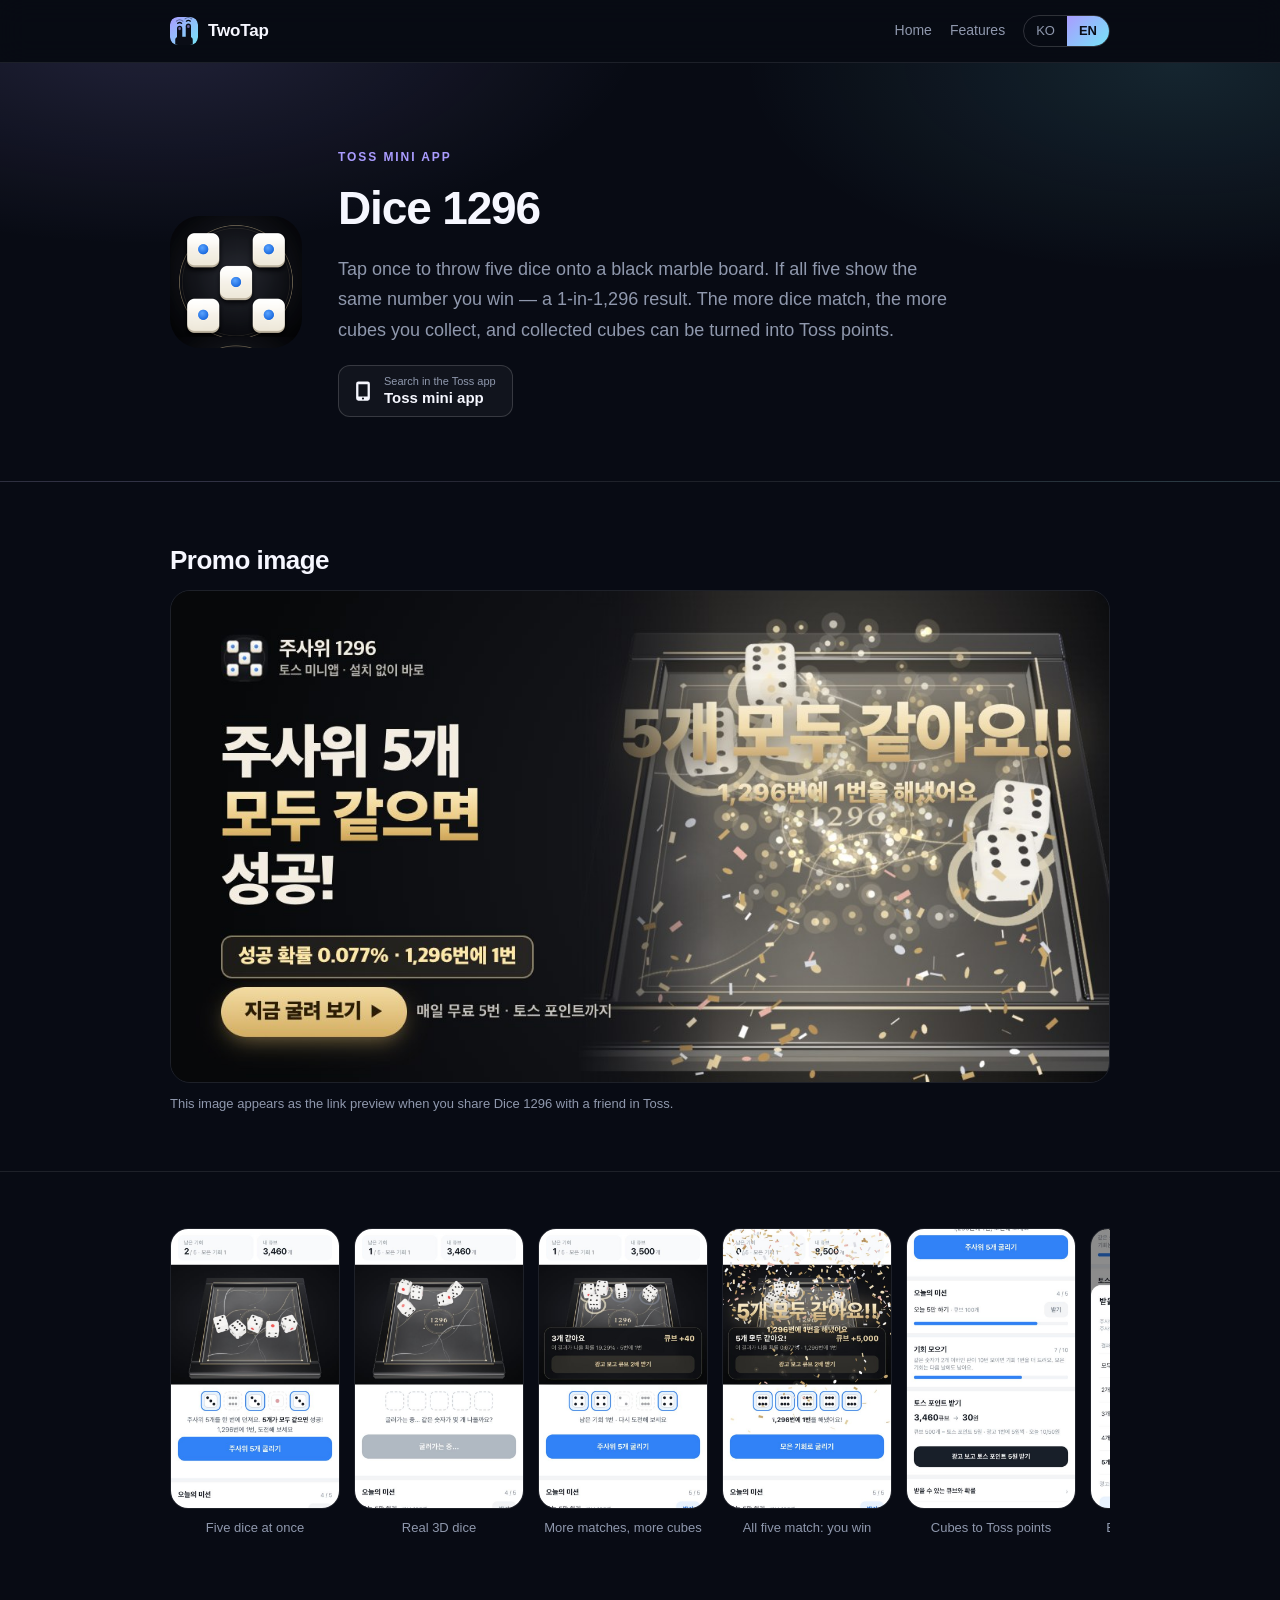
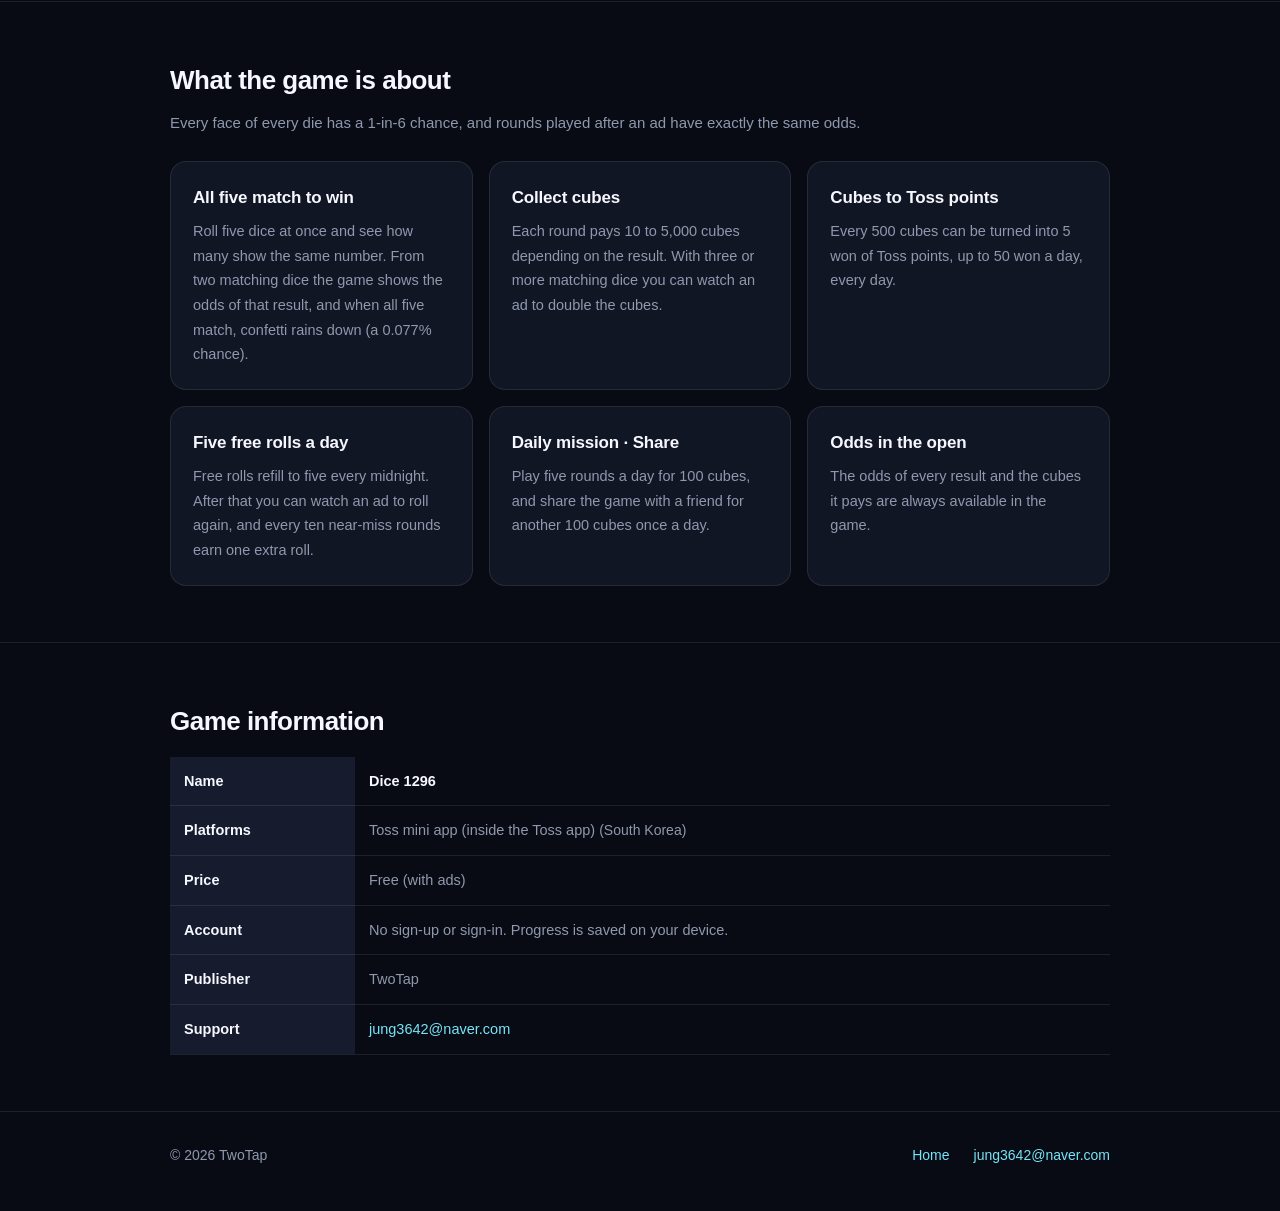
<file: dice1296/index.html>
<!doctype html>
<html lang="ko" data-lang="ko">
<head>
<meta charset="utf-8">
<meta name="viewport" content="width=device-width, initial-scale=1">
<title>주사위 1296 — TwoTap</title>
<meta name="description" content="Dice 1296 is a Toss mini game: roll five dice at once, and if all five match you win — a 1-in-1,296 shot.">
<meta property="og:type" content="website">
<meta property="og:title" content="주사위 1296 — TwoTap">
<meta property="og:description" content="Dice 1296 is a Toss mini game: roll five dice at once, and if all five match you win — a 1-in-1,296 shot.">
<meta property="og:image" content="https://jcroksoft.github.io/assets/og/dice1296.jpg">
<meta property="og:image:width" content="1200">
<meta property="og:image:height" content="630">
<meta property="og:url" content="https://jcroksoft.github.io/dice1296/">
<meta name="twitter:card" content="summary_large_image">
<link rel="icon" href="/assets/twotap-mark.svg" type="image/svg+xml">
<link rel="icon" href="/assets/favicon.png" sizes="64x64">
<link rel="apple-touch-icon" href="/assets/apple-touch-icon.png">
<link rel="stylesheet" href="/assets/site.css">
<script>document.documentElement.dataset.lang=(function(){try{var s=localStorage.getItem("twotap-lang");if(s==="ko"||s==="en")return s}catch(e){}return (navigator.language||"en").toLowerCase().indexOf("ko")===0?"ko":"en"})()</script>
<script src="/assets/lang.js" defer></script>
</head>
<body>

<header class="site-header">
  <div class="wrap">
    <a class="brand" href="/"><img class="mark" src="/assets/twotap-mark.svg" alt="" width="28" height="28">TwoTap</a>
    <nav class="nav">
      <a href="/"><span class="ko">홈</span><span class="en">Home</span></a>
      <a href="#features"><span class="ko">특징</span><span class="en">Features</span></a>
      <span class="lang">
        <button type="button" data-lang="ko" aria-pressed="true">KO</button>
        <button type="button" data-lang="en" aria-pressed="false">EN</button>
      </span>
    </nav>
  </div>
</header>

<div class="hero">
  <div class="wrap hero-brand">
    <img src="/assets/dice1296-icon.png" alt="Dice 1296 icon" width="132" height="132"
         style="width:132px; height:132px; border-radius:30px; flex:none;">
    <div>
      <p class="eyebrow"><span class="ko">토스 앱인토스</span><span class="en">Toss mini app</span></p>
      <h1><span class="ko">주사위 1296</span><span class="en">Dice 1296</span></h1>
      <p class="lede">
        <span class="ko">버튼 한 번에 주사위 5개를 검은 대리석 판 위로 던집니다. 5개가 모두 같은 숫자면 성공, 1,296번에 1번 나오는 결과입니다. 같은 숫자가 많이 나올수록 큐브가 쌓이고, 모은 큐브는 토스 포인트로 받을 수 있습니다.</span>
        <span class="en">Tap once to throw five dice onto a black marble board. If all five show the same number you win — a 1-in-1,296 result. The more dice match, the more cubes you collect, and collected cubes can be turned into Toss points.</span>
      </p>
      <div class="store-links">
        <span class="store-btn"><svg viewBox="0 0 24 24" aria-hidden="true"><path d="M7 1.5h10A2.5 2.5 0 0 1 19.5 4v16a2.5 2.5 0 0 1-2.5 2.5H7A2.5 2.5 0 0 1 4.5 20V4A2.5 2.5 0 0 1 7 1.5zm0 3V18h10V4.5zm5 14.5a1.2 1.2 0 1 0 0 2.4 1.2 1.2 0 0 0 0-2.4z"/></svg><span><small><span class="ko">토스 앱에서 검색</span><span class="en">Search in the Toss app</span></small><strong><span class="ko">토스 앱인토스</span><span class="en">Toss mini app</span></strong></span></span>
      </div>
    </div>
  </div>
</div>

<section id="promo">
  <div class="wrap">
    <h2><span class="ko">홍보 이미지</span><span class="en">Promo image</span></h2>
    <figure class="promo-img">
      <img src="/assets/og/dice1296.jpg" alt="Dice 1296" loading="lazy" width="1200" height="630">
      <figcaption><span class="ko">토스에서 친구에게 주사위 1296을 공유하면 이 이미지가 링크 미리보기로 보여요.</span><span class="en">This image appears as the link preview when you share Dice 1296 with a friend in Toss.</span></figcaption>
    </figure>
  </div>
</section>

<section>
  <div class="wrap">
    <div class="shots tall">
      <figure><img src="/assets/dice1296/roll.jpg" alt="" loading="lazy" width="584" height="962"><figcaption><span class="ko">한 번에 주사위 5개</span><span class="en">Five dice at once</span></figcaption></figure>
      <figure><img src="/assets/dice1296/rolling.jpg" alt="" loading="lazy" width="584" height="962"><figcaption><span class="ko">실감 나는 3D 주사위</span><span class="en">Real 3D dice</span></figcaption></figure>
      <figure><img src="/assets/dice1296/three.jpg" alt="" loading="lazy" width="584" height="962"><figcaption><span class="ko">같을수록 큐브가 쑥쑥</span><span class="en">More matches, more cubes</span></figcaption></figure>
      <figure><img src="/assets/dice1296/five.jpg" alt="" loading="lazy" width="584" height="962"><figcaption><span class="ko">5개 모두 같으면 성공</span><span class="en">All five match: you win</span></figcaption></figure>
      <figure><img src="/assets/dice1296/points.jpg" alt="" loading="lazy" width="584" height="962"><figcaption><span class="ko">큐브로 토스 포인트</span><span class="en">Cubes to Toss points</span></figcaption></figure>
      <figure><img src="/assets/dice1296/odds.jpg" alt="" loading="lazy" width="584" height="962"><figcaption><span class="ko">결과별 확률 공개</span><span class="en">Every probability shown</span></figcaption></figure>
    </div>
  </div>
</section>

<section id="features">
  <div class="wrap">
    <h2><span class="ko">이런 게임이에요</span><span class="en">What the game is about</span></h2>
    <p class="section-note">
      <span class="ko">주사위마다 각 눈은 6분의 1 확률이고, 광고를 보고 하는 판도 확률은 똑같습니다.</span>
      <span class="en">Every face of every die has a 1-in-6 chance, and rounds played after an ad have exactly the same odds.</span>
    </p>
    <div class="grid">
      <div class="card">
        <h3><span class="ko">5개 모두 같으면 성공</span><span class="en">All five match to win</span></h3>
        <p>
          <span class="ko">주사위 5개를 한 번에 굴려 같은 숫자가 가장 많이 나온 개수를 봅니다. 같은 숫자 2개부터는 그 결과가 나올 확률을 크게 보여 주고, 5개가 모두 같으면 꽃가루가 쏟아집니다(확률 0.077%).</span>
          <span class="en">Roll five dice at once and see how many show the same number. From two matching dice the game shows the odds of that result, and when all five match, confetti rains down (a 0.077% chance).</span>
        </p>
      </div>
      <div class="card">
        <h3><span class="ko">큐브 모으기</span><span class="en">Collect cubes</span></h3>
        <p>
          <span class="ko">한 판을 마치면 결과에 따라 큐브 10~5,000개를 받습니다. 같은 숫자가 3개 이상이면 광고를 보고 큐브를 2배로 받을 수 있습니다.</span>
          <span class="en">Each round pays 10 to 5,000 cubes depending on the result. With three or more matching dice you can watch an ad to double the cubes.</span>
        </p>
      </div>
      <div class="card">
        <h3><span class="ko">큐브로 토스 포인트</span><span class="en">Cubes to Toss points</span></h3>
        <p>
          <span class="ko">큐브 500개마다 토스 포인트 5원으로 받을 수 있습니다. 하루 최대 50원까지 매일 받을 수 있습니다.</span>
          <span class="en">Every 500 cubes can be turned into 5 won of Toss points, up to 50 won a day, every day.</span>
        </p>
      </div>
      <div class="card">
        <h3><span class="ko">매일 무료 5번</span><span class="en">Five free rolls a day</span></h3>
        <p>
          <span class="ko">무료 기회는 매일 자정에 5번으로 채워집니다. 다 쓰면 광고를 보고 더 굴릴 수 있고, 아쉬운 판이 10번 모이면 기회를 1번 더 드립니다.</span>
          <span class="en">Free rolls refill to five every midnight. After that you can watch an ad to roll again, and every ten near-miss rounds earn one extra roll.</span>
        </p>
      </div>
      <div class="card">
        <h3><span class="ko">오늘의 미션 · 친구 공유</span><span class="en">Daily mission · Share</span></h3>
        <p>
          <span class="ko">하루 5판을 하면 큐브 100개, 친구에게 공유하면 하루 1번 큐브 100개를 더 받습니다.</span>
          <span class="en">Play five rounds a day for 100 cubes, and share the game with a friend for another 100 cubes once a day.</span>
        </p>
      </div>
      <div class="card">
        <h3><span class="ko">확률 공개</span><span class="en">Odds in the open</span></h3>
        <p>
          <span class="ko">결과별 확률과 받을 수 있는 큐브를 게임 안에서 언제든 볼 수 있습니다.</span>
          <span class="en">The odds of every result and the cubes it pays are always available in the game.</span>
        </p>
      </div>
    </div>
  </div>
</section>

<section>
  <div class="wrap">
    <h2><span class="ko">게임 정보</span><span class="en">Game information</span></h2>
    <div class="table-scroll">
      <table>
        <tbody>
          <tr>
            <th scope="row"><span class="ko">게임 이름</span><span class="en">Name</span></th>
            <td><strong><span class="ko">주사위 1296</span><span class="en">Dice 1296</span></strong></td>
          </tr>
          <tr>
            <th scope="row"><span class="ko">플랫폼</span><span class="en">Platforms</span></th>
            <td><span class="ko">토스 앱인토스(토스 앱 안의 미니 게임)</span><span class="en">Toss mini app (inside the Toss app)</span> <span class="meta"><span class="ko">(대한민국)</span><span class="en">(South Korea)</span></span></td>
          </tr>
          <tr>
            <th scope="row"><span class="ko">가격</span><span class="en">Price</span></th>
            <td><span class="ko">무료 (광고 포함)</span><span class="en">Free (with ads)</span></td>
          </tr>
          <tr>
            <th scope="row"><span class="ko">계정</span><span class="en">Account</span></th>
            <td><span class="ko">회원가입·로그인 없음. 진행 상황은 기기에 저장됩니다.</span><span class="en">No sign-up or sign-in. Progress is saved on your device.</span></td>
          </tr>
          <tr>
            <th scope="row"><span class="ko">개발사</span><span class="en">Publisher</span></th>
            <td>TwoTap<span class="ko"> (투탭)</span></td>
          </tr>
          <tr>
            <th scope="row"><span class="ko">지원 문의</span><span class="en">Support</span></th>
            <td><a href="mailto:jung3642@naver.com">jung3642@naver.com</a></td>
          </tr>
        </tbody>
      </table>
    </div>
  </div>
</section>

<footer class="site-footer">
  <div class="wrap">
    <span>&copy; 2026 TwoTap<span class="ko"> (투탭)</span></span>
    <span class="spacer"></span>
    <a href="/"><span class="ko">홈</span><span class="en">Home</span></a>
    <a href="mailto:jung3642@naver.com">jung3642@naver.com</a>
  </div>
</footer>

</body>
</html>
</file>
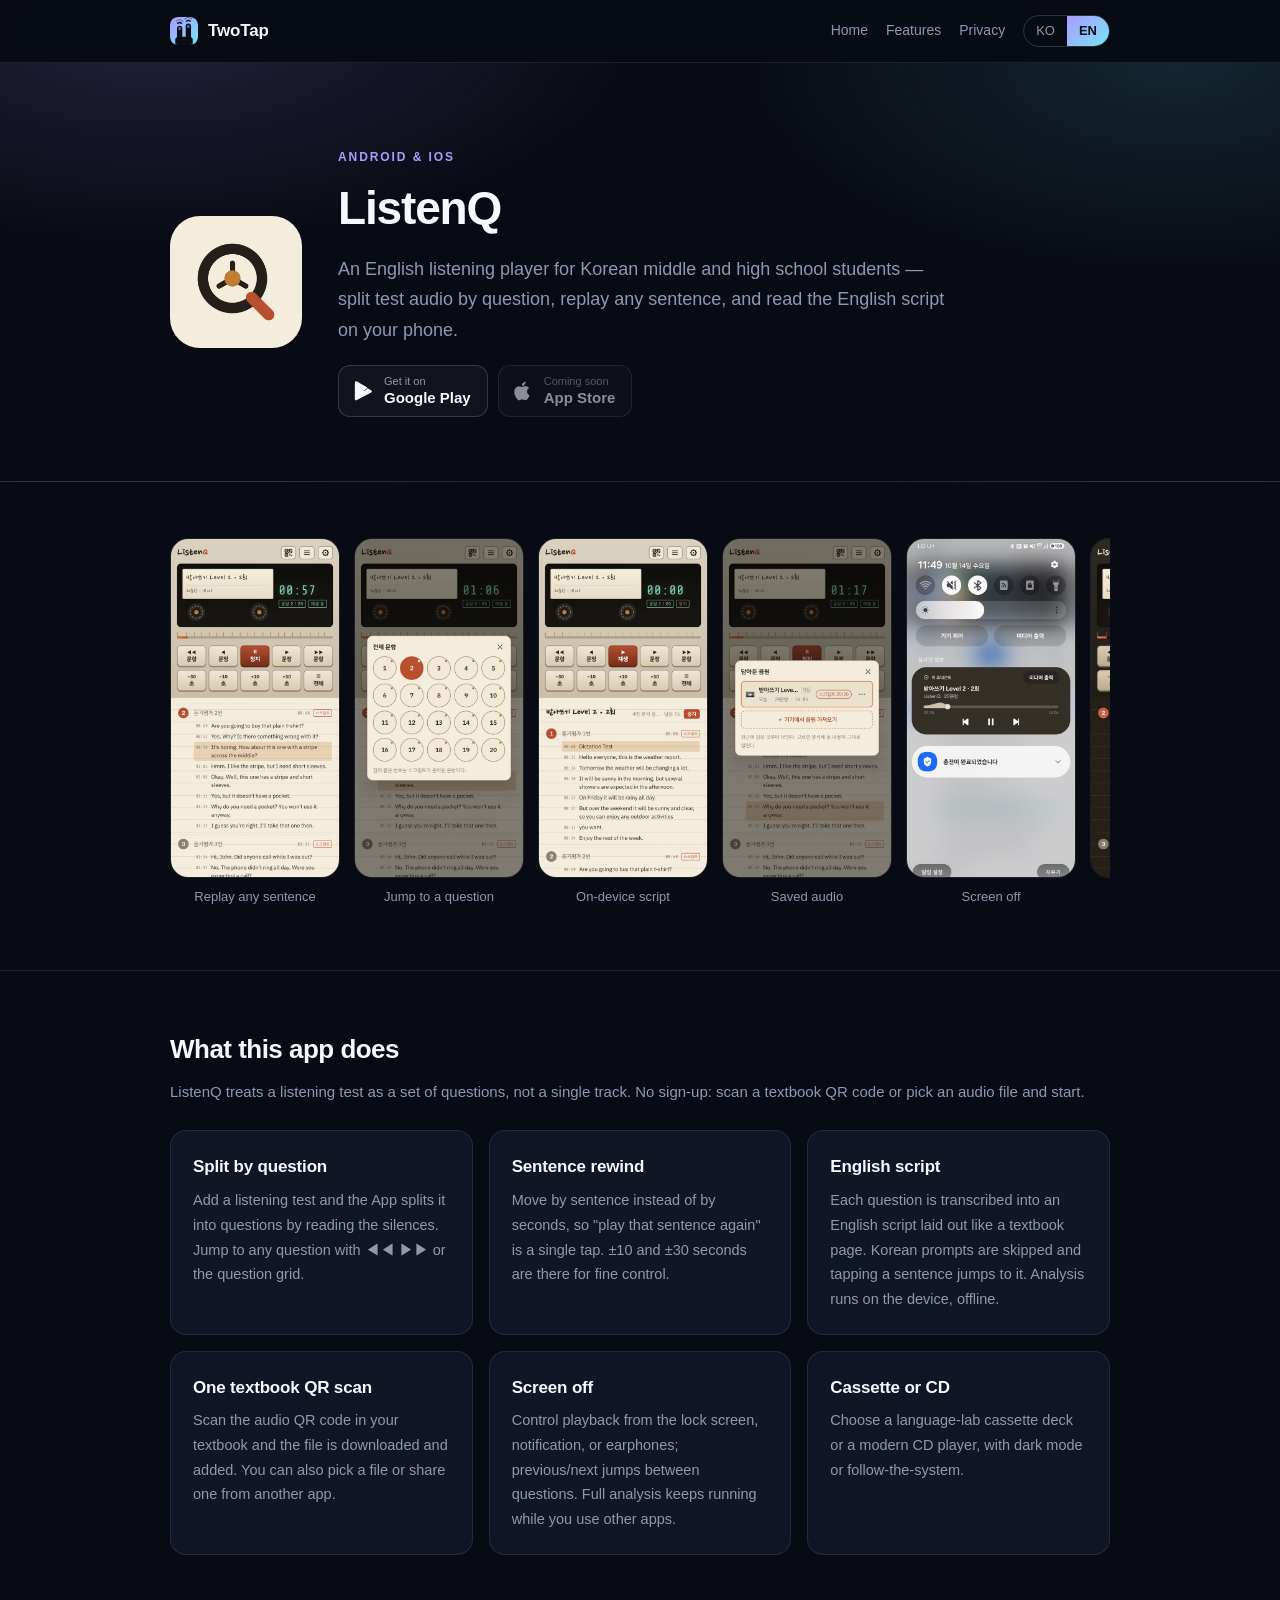
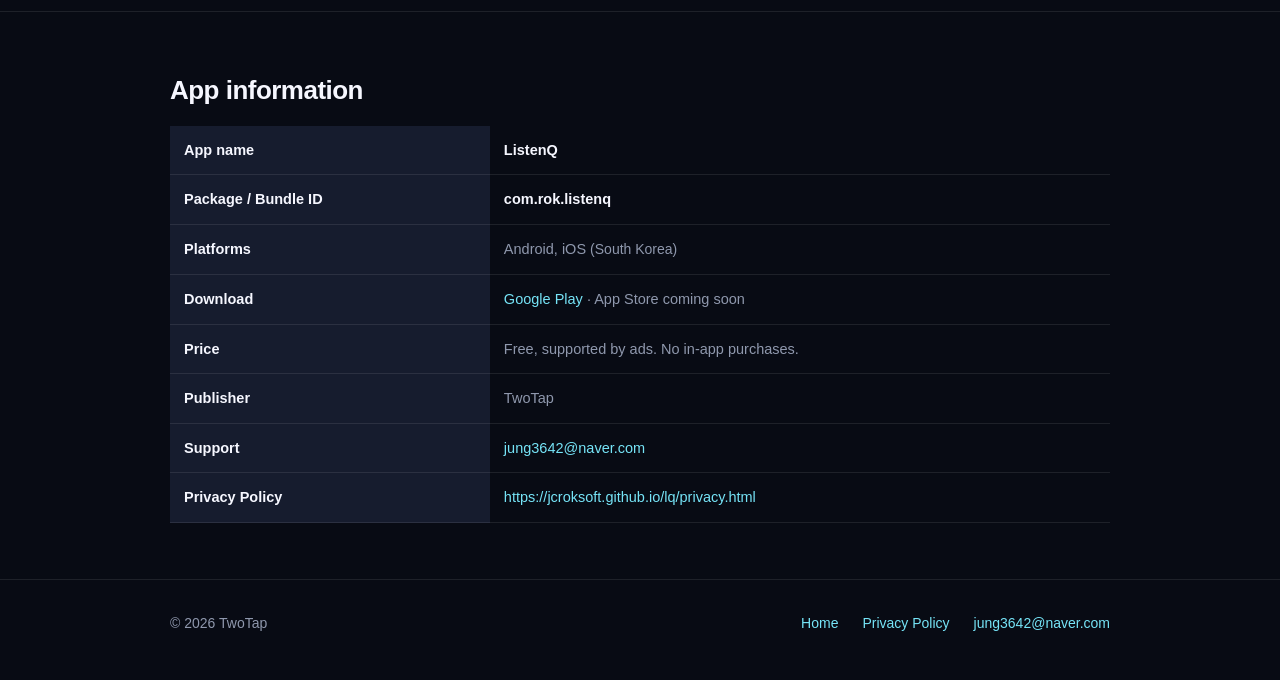
<file: lq/index.html>
<!doctype html>
<html lang="ko" data-lang="ko">
<head>
<meta charset="utf-8">
<meta name="viewport" content="width=device-width, initial-scale=1">
<title>ListenQ — TwoTap</title>
<meta name="description" content="ListenQ is an English listening player for Korean middle and high school students: split test audio by question, replay any sentence, and read the English script.">
<link rel="icon" href="/assets/twotap-mark.svg" type="image/svg+xml">
<link rel="icon" href="/assets/favicon.png" sizes="64x64">
<link rel="apple-touch-icon" href="/assets/apple-touch-icon.png">
<link rel="stylesheet" href="/assets/site.css">
<script>document.documentElement.dataset.lang=(function(){try{var s=localStorage.getItem("twotap-lang");if(s==="ko"||s==="en")return s}catch(e){}return (navigator.language||"en").toLowerCase().indexOf("ko")===0?"ko":"en"})()</script>
<script src="/assets/lang.js" defer></script>
</head>
<body>

<header class="site-header">
  <div class="wrap">
    <a class="brand" href="/"><img class="mark" src="/assets/twotap-mark.svg" alt="" width="28" height="28">TwoTap</a>
    <nav class="nav">
      <a href="/"><span class="ko">홈</span><span class="en">Home</span></a>
      <a href="#features"><span class="ko">기능</span><span class="en">Features</span></a>
      <a href="/lq/privacy.html"><span class="ko">개인정보처리방침</span><span class="en">Privacy</span></a>
      <span class="lang">
        <button type="button" data-lang="ko" aria-pressed="true">KO</button>
        <button type="button" data-lang="en" aria-pressed="false">EN</button>
      </span>
    </nav>
  </div>
</header>

<div class="hero">
  <div class="wrap" style="display:flex; gap:36px; align-items:center; flex-wrap:wrap;">
    <img src="/assets/lq-icon.png" alt="ListenQ icon" width="132" height="132"
         style="width:132px; height:132px; border-radius:30px; flex:none;">
    <div style="flex:1; min-width:260px;">
      <p class="eyebrow">Android &amp; iOS</p>
      <h1>ListenQ</h1>
      <p class="lede">
        <span class="ko">듣기평가 음원을 문항별로 끊어 듣고, 문장마다 다시 듣고, 영어 스크립트까지 폰에서 보는 중·고등학생 영어듣기 플레이어.</span>
        <span class="en">An English listening player for Korean middle and high school students — split test audio by question, replay any sentence, and read the English script on your phone.</span>
      </p>
      <div class="store-links">
        <a class="store-btn" href="https://play.google.com/store/apps/details?id=com.rok.listenq" target="_blank" rel="noopener"><svg viewBox="0 0 24 24" aria-hidden="true"><path d="M3.6 1.8c-.3.3-.5.8-.5 1.4v17.6c0 .6.2 1.1.5 1.4l.1.1 9.9-9.9v-.2L3.7 1.7l-.1.1zm13.3 13.9-3.3-3.3v-.2l3.3-3.3.1.1 3.9 2.2c1.1.6 1.1 1.7 0 2.3l-3.9 2.2h-.1zm-.1.1L13.4 12 3.6 21.8c.4.4 1 .4 1.7.1l11.5-6.1M16.8 8.2 5.3 1.7c-.7-.4-1.3-.3-1.7.1l9.8 9.8 3.4-3.4z"/></svg><span><small><span class="ko">다운로드</span><span class="en">Get it on</span></small><strong>Google Play</strong></span></a>
        <span class="store-btn soon" aria-disabled="true"><svg viewBox="0 0 24 24" aria-hidden="true"><path d="M16.4 12.6c0-2.6 2.1-3.8 2.2-3.9-1.2-1.8-3.1-2-3.7-2-1.6-.2-3.1.9-3.9.9-.8 0-2-.9-3.4-.9-1.7 0-3.3 1-4.2 2.6-1.8 3.1-.5 7.7 1.3 10.2.9 1.2 1.9 2.6 3.2 2.6 1.3-.1 1.8-.8 3.3-.8 1.6 0 2 .8 3.4.8 1.4 0 2.3-1.3 3.1-2.5 1-1.4 1.4-2.8 1.4-2.9 0 0-2.7-1-2.7-4.1zM13.9 5c.7-.9 1.2-2 1-3.2-1 0-2.3.7-3 1.6-.7.8-1.2 2-1.1 3.1 1.2.1 2.3-.6 3.1-1.5z"/></svg><span><small><span class="ko">출시 예정</span><span class="en">Coming soon</span></small><strong>App Store</strong></span></span>
      </div>
    </div>
  </div>
</div>

<section>
  <div class="wrap">
    <div class="shots phone">
      <figure><img src="/assets/lq/playing.jpg" alt="" loading="lazy" width="540" height="1170"><figcaption><span class="ko">문장마다 다시 듣기</span><span class="en">Replay any sentence</span></figcaption></figure>
      <figure><img src="/assets/lq/grid.jpg" alt="" loading="lazy" width="540" height="1170"><figcaption><span class="ko">문항 바로 가기</span><span class="en">Jump to a question</span></figcaption></figure>
      <figure><img src="/assets/lq/analyzing.jpg" alt="" loading="lazy" width="540" height="1170"><figcaption><span class="ko">기기 안에서 스크립트 분석</span><span class="en">On-device script</span></figcaption></figure>
      <figure><img src="/assets/lq/library.jpg" alt="" loading="lazy" width="540" height="1170"><figcaption><span class="ko">담아둔 음원</span><span class="en">Saved audio</span></figcaption></figure>
      <figure><img src="/assets/lq/notification.jpg" alt="" loading="lazy" width="540" height="1170"><figcaption><span class="ko">화면이 꺼져 있어도</span><span class="en">Screen off</span></figcaption></figure>
      <figure><img src="/assets/lq/cassette_dark.jpg" alt="" loading="lazy" width="540" height="1170"><figcaption><span class="ko">카세트 다크 모드</span><span class="en">Cassette, dark</span></figcaption></figure>
      <figure><img src="/assets/lq/cd.jpg" alt="" loading="lazy" width="540" height="1170"><figcaption><span class="ko">CD 플레이어</span><span class="en">CD player</span></figcaption></figure>
    </div>
  </div>
</section>

<section id="features">
  <div class="wrap">
    <h2><span class="ko">이 앱이 하는 일</span><span class="en">What this app does</span></h2>
    <p class="section-note">
      <span class="ko">ListenQ는 듣기평가 음원을 곡 하나가 아니라 문항 묶음으로 다룹니다. 회원가입 없이, 교재 QR을 찍거나 음원 파일을 고르면 바로 시작합니다.</span>
      <span class="en">ListenQ treats a listening test as a set of questions, not a single track. No sign-up: scan a textbook QR code or pick an audio file and start.</span>
    </p>
    <div class="grid">
      <div class="card">
        <h3><span class="ko">문항별 자동 분할</span><span class="en">Split by question</span></h3>
        <p>
          <span class="ko">듣기평가 음원을 넣으면 무음 구간을 읽어 1번부터 문항마다 끊어 둡니다. ◀◀ ▶▶ 나 문항 격자로 원하는 문항에 바로 갑니다.</span>
          <span class="en">Add a listening test and the App splits it into questions by reading the silences. Jump to any question with ◀◀ ▶▶ or the question grid.</span>
        </p>
      </div>
      <div class="card">
        <h3><span class="ko">◀ 문장 ▶</span><span class="en">Sentence rewind</span></h3>
        <p>
          <span class="ko">±5초 대신 문장 단위로 옮깁니다. "방금 그 문장 다시"가 버튼 하나입니다. 미세 조정용 ±10초, ±30초도 있습니다.</span>
          <span class="en">Move by sentence instead of by seconds, so "play that sentence again" is a single tap. ±10 and ±30 seconds are there for fine control.</span>
        </p>
      </div>
      <div class="card">
        <h3><span class="ko">영어 스크립트</span><span class="en">English script</span></h3>
        <p>
          <span class="ko">문항마다 영어 본문을 받아 적어 지면처럼 펼칩니다. 한국어 지문은 빼고, 문장을 누르면 그 자리로 갑니다. 분석은 인터넷 없이 기기 안에서 합니다.</span>
          <span class="en">Each question is transcribed into an English script laid out like a textbook page. Korean prompts are skipped and tapping a sentence jumps to it. Analysis runs on the device, offline.</span>
        </p>
      </div>
      <div class="card">
        <h3><span class="ko">교재 QR 한 번</span><span class="en">One textbook QR scan</span></h3>
        <p>
          <span class="ko">교재의 음원 QR을 찍으면 내려받아 바로 담습니다. 기기의 파일이나 다른 앱에서 공유로 보내도 됩니다.</span>
          <span class="en">Scan the audio QR code in your textbook and the file is downloaded and added. You can also pick a file or share one from another app.</span>
        </p>
      </div>
      <div class="card">
        <h3><span class="ko">화면이 꺼져 있어도</span><span class="en">Screen off</span></h3>
        <p>
          <span class="ko">잠금화면, 알림, 이어폰 버튼으로 재생을 조작하고 이전·다음은 문항 이동입니다. 전체 분석도 다른 앱을 쓰는 동안 계속됩니다.</span>
          <span class="en">Control playback from the lock screen, notification, or earphones; previous/next jumps between questions. Full analysis keeps running while you use other apps.</span>
        </p>
      </div>
      <div class="card">
        <h3><span class="ko">카세트 · CD</span><span class="en">Cassette or CD</span></h3>
        <p>
          <span class="ko">옛 어학실습실 같은 카세트 데크와 요즘 오디오 같은 CD 플레이어 중에서 고르고, 다크 모드와 시스템 설정 따르기도 됩니다.</span>
          <span class="en">Choose a language-lab cassette deck or a modern CD player, with dark mode or follow-the-system.</span>
        </p>
      </div>
    </div>
  </div>
</section>

<section>
  <div class="wrap">
    <h2><span class="ko">앱 정보</span><span class="en">App information</span></h2>
    <div class="table-scroll">
      <table>
        <tbody>
          <tr>
            <th scope="row"><span class="ko">앱 이름</span><span class="en">App name</span></th>
            <td><strong>ListenQ</strong></td>
          </tr>
          <tr>
            <th scope="row"><span class="ko">패키지 / 번들 ID</span><span class="en">Package / Bundle ID</span></th>
            <td><strong>com.rok.listenq</strong></td>
          </tr>
          <tr>
            <th scope="row"><span class="ko">플랫폼</span><span class="en">Platforms</span></th>
            <td>Android, iOS <span class="meta"><span class="ko">(대한민국)</span><span class="en">(South Korea)</span></span></td>
          </tr>
          <tr>
            <th scope="row"><span class="ko">다운로드</span><span class="en">Download</span></th>
            <td><a href="https://play.google.com/store/apps/details?id=com.rok.listenq" target="_blank" rel="noopener">Google Play</a> · <span class="ko">App Store 출시 예정</span><span class="en">App Store coming soon</span></td>
          </tr>
          <tr>
            <th scope="row"><span class="ko">가격</span><span class="en">Price</span></th>
            <td><span class="ko">무료 (광고 포함, 인앱 구매 없음)</span><span class="en">Free, supported by ads. No in-app purchases.</span></td>
          </tr>
          <tr>
            <th scope="row"><span class="ko">개발사</span><span class="en">Publisher</span></th>
            <td>TwoTap<span class="ko"> (투탭)</span></td>
          </tr>
          <tr>
            <th scope="row"><span class="ko">지원 문의</span><span class="en">Support</span></th>
            <td><a href="mailto:jung3642@naver.com">jung3642@naver.com</a></td>
          </tr>
          <tr>
            <th scope="row"><span class="ko">개인정보처리방침</span><span class="en">Privacy Policy</span></th>
            <td><a href="/lq/privacy.html">https://jcroksoft.github.io/lq/privacy.html</a></td>
          </tr>
        </tbody>
      </table>
    </div>
  </div>
</section>

<footer class="site-footer">
  <div class="wrap">
    <span>&copy; 2026 TwoTap<span class="ko"> (투탭)</span></span>
    <span class="spacer"></span>
    <a href="/"><span class="ko">홈</span><span class="en">Home</span></a>
    <a href="/lq/privacy.html"><span class="ko">개인정보처리방침</span><span class="en">Privacy Policy</span></a>
    <a href="mailto:jung3642@naver.com">jung3642@naver.com</a>
  </div>
</footer>

</body>
</html>
</file>
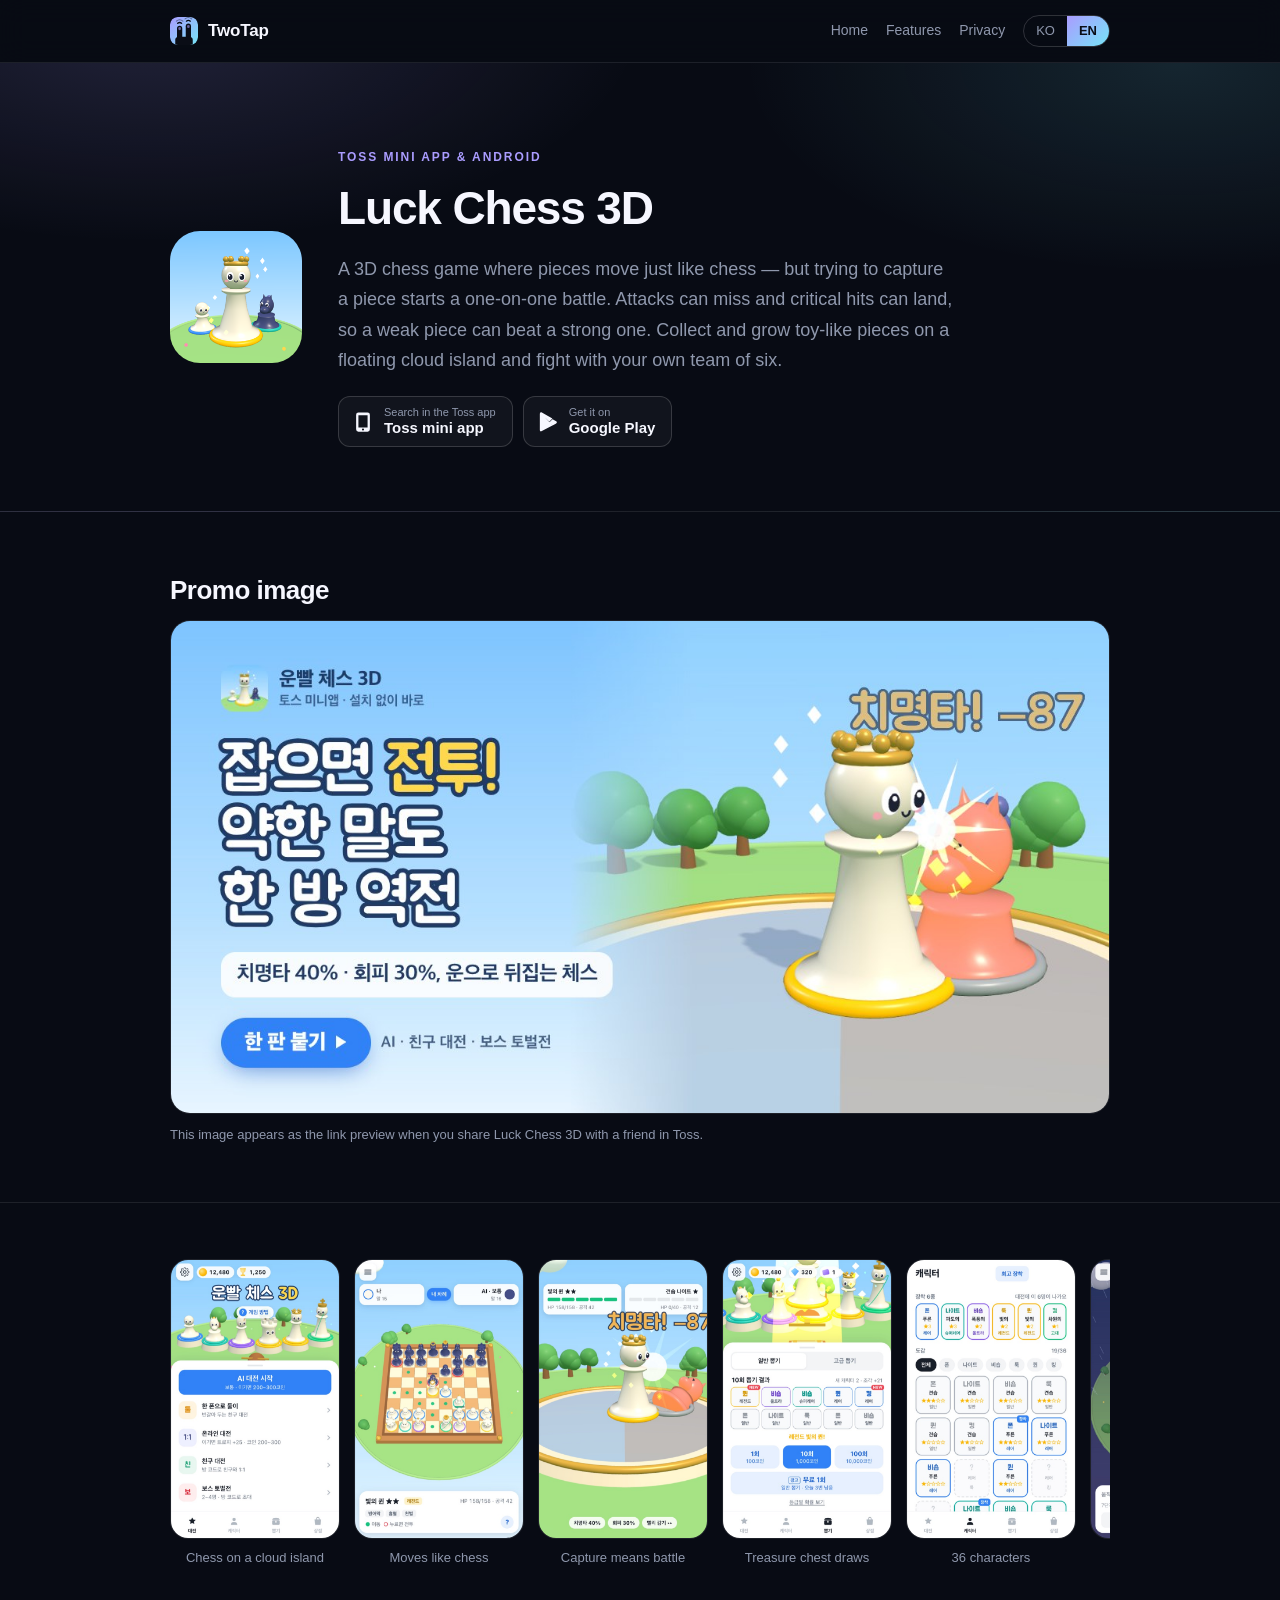
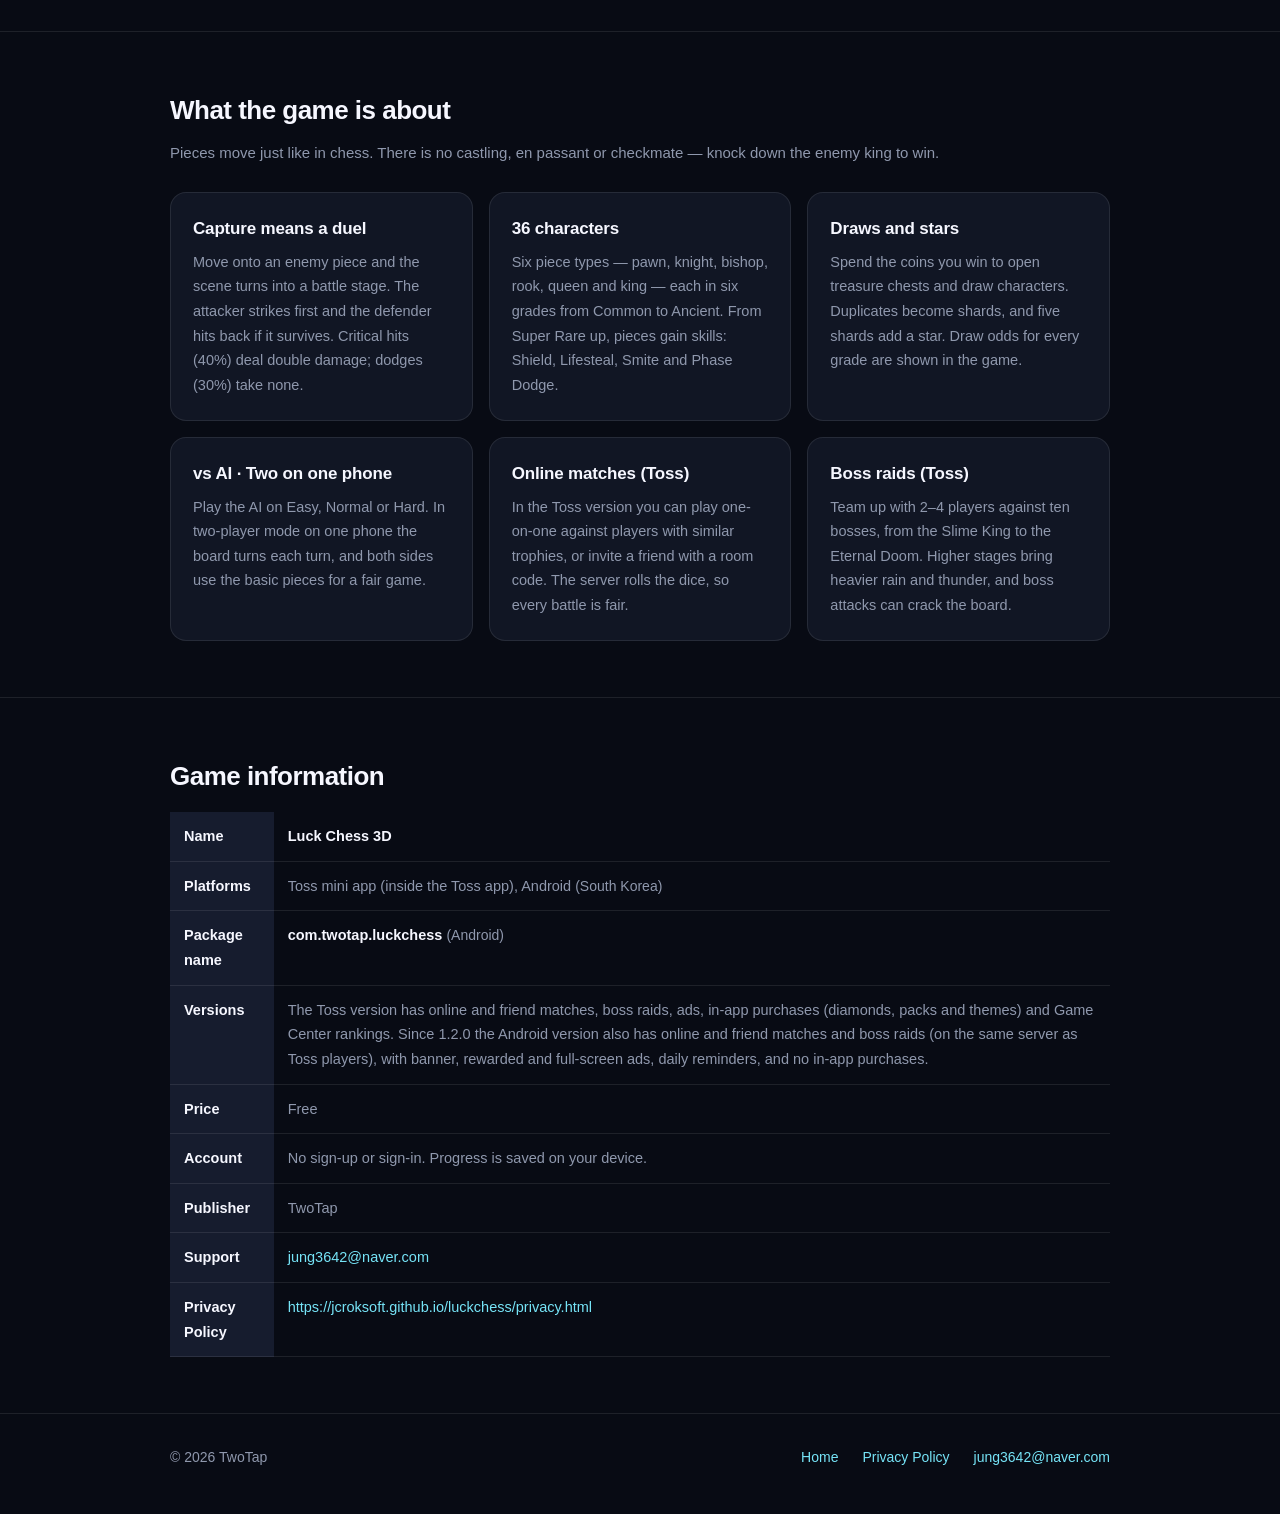
<file: luckchess/index.html>
<!doctype html>
<html lang="ko" data-lang="ko">
<head>
<meta charset="utf-8">
<meta name="viewport" content="width=device-width, initial-scale=1">
<title>운빨 체스 3D — TwoTap</title>
<meta name="description" content="Luck Chess 3D is a cute 3D chess game where trying to capture a piece starts a one-on-one battle decided by critical hits and dodges.">
<meta property="og:type" content="website">
<meta property="og:title" content="운빨 체스 3D — TwoTap">
<meta property="og:description" content="Luck Chess 3D is a cute 3D chess game where trying to capture a piece starts a one-on-one battle decided by critical hits and dodges.">
<meta property="og:image" content="https://jcroksoft.github.io/assets/og/luckchess.jpg">
<meta property="og:image:width" content="1200">
<meta property="og:image:height" content="630">
<meta property="og:url" content="https://jcroksoft.github.io/luckchess/">
<meta name="twitter:card" content="summary_large_image">
<link rel="icon" href="/assets/twotap-mark.svg" type="image/svg+xml">
<link rel="icon" href="/assets/favicon.png" sizes="64x64">
<link rel="apple-touch-icon" href="/assets/apple-touch-icon.png">
<link rel="stylesheet" href="/assets/site.css">
<script>document.documentElement.dataset.lang=(function(){try{var s=localStorage.getItem("twotap-lang");if(s==="ko"||s==="en")return s}catch(e){}return (navigator.language||"en").toLowerCase().indexOf("ko")===0?"ko":"en"})()</script>
<script src="/assets/lang.js" defer></script>
</head>
<body>

<header class="site-header">
  <div class="wrap">
    <a class="brand" href="/"><img class="mark" src="/assets/twotap-mark.svg" alt="" width="28" height="28">TwoTap</a>
    <nav class="nav">
      <a href="/"><span class="ko">홈</span><span class="en">Home</span></a>
      <a href="#features"><span class="ko">특징</span><span class="en">Features</span></a>
      <a href="/luckchess/privacy.html"><span class="ko">개인정보처리방침</span><span class="en">Privacy</span></a>
      <span class="lang">
        <button type="button" data-lang="ko" aria-pressed="true">KO</button>
        <button type="button" data-lang="en" aria-pressed="false">EN</button>
      </span>
    </nav>
  </div>
</header>

<div class="hero">
  <div class="wrap hero-brand">
    <img src="/assets/luckchess-icon.png" alt="Luck Chess 3D icon" width="132" height="132"
         style="width:132px; height:132px; border-radius:30px; flex:none;">
    <div>
      <p class="eyebrow"><span class="ko">토스 앱인토스 &amp; Android</span><span class="en">Toss mini app &amp; Android</span></p>
      <h1><span class="ko">운빨 체스 3D</span><span class="en">Luck Chess 3D</span></h1>
      <p class="lede">
        <span class="ko">체스처럼 말을 움직이다가, 상대 말을 잡으려 하면 두 말이 1:1로 싸우는 3D 체스 게임입니다. 공격이 빗나가기도 하고 치명타가 터지기도 해서, 약한 말이 강한 말을 이기는 일도 생깁니다. 구름섬 위의 장난감 같은 말들을 모으고 키워 나만의 6명으로 싸워 보세요.</span>
        <span class="en">A 3D chess game where pieces move just like chess — but trying to capture a piece starts a one-on-one battle. Attacks can miss and critical hits can land, so a weak piece can beat a strong one. Collect and grow toy-like pieces on a floating cloud island and fight with your own team of six.</span>
      </p>
      <div class="store-links">
        <span class="store-btn"><svg viewBox="0 0 24 24" aria-hidden="true"><path d="M7 1.5h10A2.5 2.5 0 0 1 19.5 4v16a2.5 2.5 0 0 1-2.5 2.5H7A2.5 2.5 0 0 1 4.5 20V4A2.5 2.5 0 0 1 7 1.5zm0 3V18h10V4.5zm5 14.5a1.2 1.2 0 1 0 0 2.4 1.2 1.2 0 0 0 0-2.4z"/></svg><span><small><span class="ko">토스 앱에서 검색</span><span class="en">Search in the Toss app</span></small><strong><span class="ko">토스 앱인토스</span><span class="en">Toss mini app</span></strong></span></span>
        <a class="store-btn" href="https://play.google.com/store/apps/details?id=com.twotap.luckchess" target="_blank" rel="noopener"><svg viewBox="0 0 24 24" aria-hidden="true"><path d="M3.6 1.8c-.3.3-.5.8-.5 1.4v17.6c0 .6.2 1.1.5 1.4l.1.1 9.9-9.9v-.2L3.7 1.7l-.1.1zm13.3 13.9-3.3-3.3v-.2l3.3-3.3.1.1 3.9 2.2c1.1.6 1.1 1.7 0 2.3l-3.9 2.2h-.1zm-.1.1L13.4 12 3.6 21.8c.4.4 1 .4 1.7.1l11.5-6.1M16.8 8.2 5.3 1.7c-.7-.4-1.3-.3-1.7.1l9.8 9.8 3.4-3.4z"/></svg><span><small><span class="ko">다운로드</span><span class="en">Get it on</span></small><strong>Google Play</strong></span></a>
      </div>
    </div>
  </div>
</div>

<section id="promo">
  <div class="wrap">
    <h2><span class="ko">홍보 이미지</span><span class="en">Promo image</span></h2>
    <figure class="promo-img">
      <img src="/assets/og/luckchess.jpg" alt="Luck Chess 3D" loading="lazy" width="1200" height="630">
      <figcaption><span class="ko">토스에서 친구에게 운빨 체스 3D를 공유하면 이 이미지가 링크 미리보기로 보여요.</span><span class="en">This image appears as the link preview when you share Luck Chess 3D with a friend in Toss.</span></figcaption>
    </figure>
  </div>
</section>

<section>
  <div class="wrap">
    <div class="shots tall">
      <figure><img src="/assets/luckchess/island.jpg" alt="" loading="lazy" width="584" height="962"><figcaption><span class="ko">구름섬 위의 체스판</span><span class="en">Chess on a cloud island</span></figcaption></figure>
      <figure><img src="/assets/luckchess/board.jpg" alt="" loading="lazy" width="584" height="962"><figcaption><span class="ko">체스처럼 두기</span><span class="en">Moves like chess</span></figcaption></figure>
      <figure><img src="/assets/luckchess/battle.jpg" alt="" loading="lazy" width="584" height="962"><figcaption><span class="ko">잡으려 하면 1:1 전투</span><span class="en">Capture means battle</span></figcaption></figure>
      <figure><img src="/assets/luckchess/draw.jpg" alt="" loading="lazy" width="584" height="962"><figcaption><span class="ko">보물 상자 뽑기</span><span class="en">Treasure chest draws</span></figcaption></figure>
      <figure><img src="/assets/luckchess/chars.jpg" alt="" loading="lazy" width="584" height="962"><figcaption><span class="ko">캐릭터 36명</span><span class="en">36 characters</span></figcaption></figure>
      <figure><img src="/assets/luckchess/boss.jpg" alt="" loading="lazy" width="584" height="962"><figcaption><span class="ko">보스 토벌전 (토스)</span><span class="en">Boss raids (Toss)</span></figcaption></figure>
      <figure><img src="/assets/luckchess/final.jpg" alt="" loading="lazy" width="584" height="962"><figcaption><span class="ko">10단계 최종 보스 (토스)</span><span class="en">Stage 10 final boss (Toss)</span></figcaption></figure>
      <figure><img src="/assets/luckchess/raid.jpg" alt="" loading="lazy" width="584" height="962"><figcaption><span class="ko">친구와 함께 (토스)</span><span class="en">Play with friends (Toss)</span></figcaption></figure>
    </div>
  </div>
</section>

<section id="features">
  <div class="wrap">
    <h2><span class="ko">이런 게임이에요</span><span class="en">What the game is about</span></h2>
    <p class="section-note">
      <span class="ko">말이 움직이는 방법은 체스와 같습니다. 캐슬링과 앙파상, 체크메이트는 없고, 상대 킹을 쓰러뜨리면 이깁니다.</span>
      <span class="en">Pieces move just like in chess. There is no castling, en passant or checkmate — knock down the enemy king to win.</span>
    </p>
    <div class="grid">
      <div class="card">
        <h3><span class="ko">잡으려 하면 1:1 전투</span><span class="en">Capture means a duel</span></h3>
        <p>
          <span class="ko">상대 말이 있는 칸으로 가면 화면이 전투 무대로 바뀝니다. 잡으려 한 말이 먼저 공격하고, 지키는 말이 살아 있으면 반격합니다. 치명타 40%는 피해 2배, 회피 30%는 피해 0입니다.</span>
          <span class="en">Move onto an enemy piece and the scene turns into a battle stage. The attacker strikes first and the defender hits back if it survives. Critical hits (40%) deal double damage; dodges (30%) take none.</span>
        </p>
      </div>
      <div class="card">
        <h3><span class="ko">캐릭터 36명</span><span class="en">36 characters</span></h3>
        <p>
          <span class="ko">폰·나이트·비숍·룩·퀸·킹 6종이 일반부터 고대까지 6등급으로 있습니다. 슈퍼레어부터 방어막, 흡혈, 천벌, 차원회피 스킬이 하나씩 늘어납니다.</span>
          <span class="en">Six piece types — pawn, knight, bishop, rook, queen and king — each in six grades from Common to Ancient. From Super Rare up, pieces gain skills: Shield, Lifesteal, Smite and Phase Dodge.</span>
        </p>
      </div>
      <div class="card">
        <h3><span class="ko">뽑기와 별 올리기</span><span class="en">Draws and stars</span></h3>
        <p>
          <span class="ko">대전에서 번 코인으로 보물 상자를 열어 캐릭터를 뽑습니다. 같은 캐릭터가 또 나오면 조각을 받고, 조각 5개로 별을 하나 올립니다. 등급별 확률은 게임 안에서 볼 수 있습니다.</span>
          <span class="en">Spend the coins you win to open treasure chests and draw characters. Duplicates become shards, and five shards add a star. Draw odds for every grade are shown in the game.</span>
        </p>
      </div>
      <div class="card">
        <h3><span class="ko">AI 대전 · 한 폰으로 둘이</span><span class="en">vs AI · Two on one phone</span></h3>
        <p>
          <span class="ko">AI는 쉬움, 보통, 어려움 세 단계입니다. 한 폰으로 둘이 할 때는 차례가 바뀔 때마다 보드가 돌아가고, 둘 다 기본 말로 공정하게 겨룹니다.</span>
          <span class="en">Play the AI on Easy, Normal or Hard. In two-player mode on one phone the board turns each turn, and both sides use the basic pieces for a fair game.</span>
        </p>
      </div>
      <div class="card">
        <h3><span class="ko">온라인 대전 (토스)</span><span class="en">Online matches (Toss)</span></h3>
        <p>
          <span class="ko">토스 버전에서는 트로피가 비슷한 상대와 1:1로 대전하고, 방 코드로 친구와 겨룰 수 있습니다. 주사위는 서버가 굴려 공정하게 판정합니다.</span>
          <span class="en">In the Toss version you can play one-on-one against players with similar trophies, or invite a friend with a room code. The server rolls the dice, so every battle is fair.</span>
        </p>
      </div>
      <div class="card">
        <h3><span class="ko">보스 토벌전 (토스)</span><span class="en">Boss raids (Toss)</span></h3>
        <p>
          <span class="ko">2~4명이 함께 슬라임 킹부터 종말의 영원까지 10단계 보스에 도전합니다. 단계가 높을수록 비바람과 천둥이 거세지고, 보스의 공격에 보드가 갈라지기도 합니다.</span>
          <span class="en">Team up with 2–4 players against ten bosses, from the Slime King to the Eternal Doom. Higher stages bring heavier rain and thunder, and boss attacks can crack the board.</span>
        </p>
      </div>
    </div>
  </div>
</section>

<section>
  <div class="wrap">
    <h2><span class="ko">게임 정보</span><span class="en">Game information</span></h2>
    <div class="table-scroll">
      <table>
        <tbody>
          <tr>
            <th scope="row"><span class="ko">게임 이름</span><span class="en">Name</span></th>
            <td><strong><span class="ko">운빨 체스 3D</span><span class="en">Luck Chess 3D</span></strong></td>
          </tr>
          <tr>
            <th scope="row"><span class="ko">플랫폼</span><span class="en">Platforms</span></th>
            <td><span class="ko">토스 앱인토스(토스 앱 안의 미니 게임), Android</span><span class="en">Toss mini app (inside the Toss app), Android</span> <span class="meta"><span class="ko">(대한민국)</span><span class="en">(South Korea)</span></span></td>
          </tr>
          <tr>
            <th scope="row"><span class="ko">패키지 이름</span><span class="en">Package name</span></th>
            <td><strong>com.twotap.luckchess</strong> <span class="meta">(Android)</span></td>
          </tr>
          <tr>
            <th scope="row"><span class="ko">버전별 차이</span><span class="en">Versions</span></th>
            <td>
              <span class="ko">토스 버전은 온라인 대전·친구 대전·보스 토벌전, 광고, 인앱 결제(다이아·패키지·테마), 게임센터 순위가 있습니다. Android 버전도 1.2.0부터 온라인 대전·친구 대전·보스 토벌전이 있고(토스 이용자와 같은 서버), 배너·보상형·전면 광고와 매일 알림이 있으며 인앱 결제는 없습니다.</span>
              <span class="en">The Toss version has online and friend matches, boss raids, ads, in-app purchases (diamonds, packs and themes) and Game Center rankings. Since 1.2.0 the Android version also has online and friend matches and boss raids (on the same server as Toss players), with banner, rewarded and full-screen ads, daily reminders, and no in-app purchases.</span>
            </td>
          </tr>
          <tr>
            <th scope="row"><span class="ko">가격</span><span class="en">Price</span></th>
            <td><span class="ko">무료</span><span class="en">Free</span></td>
          </tr>
          <tr>
            <th scope="row"><span class="ko">계정</span><span class="en">Account</span></th>
            <td><span class="ko">회원가입·로그인 없음. 진행 상황은 기기에 저장됩니다.</span><span class="en">No sign-up or sign-in. Progress is saved on your device.</span></td>
          </tr>
          <tr>
            <th scope="row"><span class="ko">개발사</span><span class="en">Publisher</span></th>
            <td>TwoTap<span class="ko"> (투탭)</span></td>
          </tr>
          <tr>
            <th scope="row"><span class="ko">지원 문의</span><span class="en">Support</span></th>
            <td><a href="mailto:jung3642@naver.com">jung3642@naver.com</a></td>
          </tr>
          <tr>
            <th scope="row"><span class="ko">개인정보처리방침</span><span class="en">Privacy Policy</span></th>
            <td><a href="/luckchess/privacy.html">https://jcroksoft.github.io/luckchess/privacy.html</a></td>
          </tr>
        </tbody>
      </table>
    </div>
  </div>
</section>

<footer class="site-footer">
  <div class="wrap">
    <span>&copy; 2026 TwoTap<span class="ko"> (투탭)</span></span>
    <span class="spacer"></span>
    <a href="/"><span class="ko">홈</span><span class="en">Home</span></a>
    <a href="/luckchess/privacy.html"><span class="ko">개인정보처리방침</span><span class="en">Privacy Policy</span></a>
    <a href="mailto:jung3642@naver.com">jung3642@naver.com</a>
  </div>
</footer>

</body>
</html>
</file>
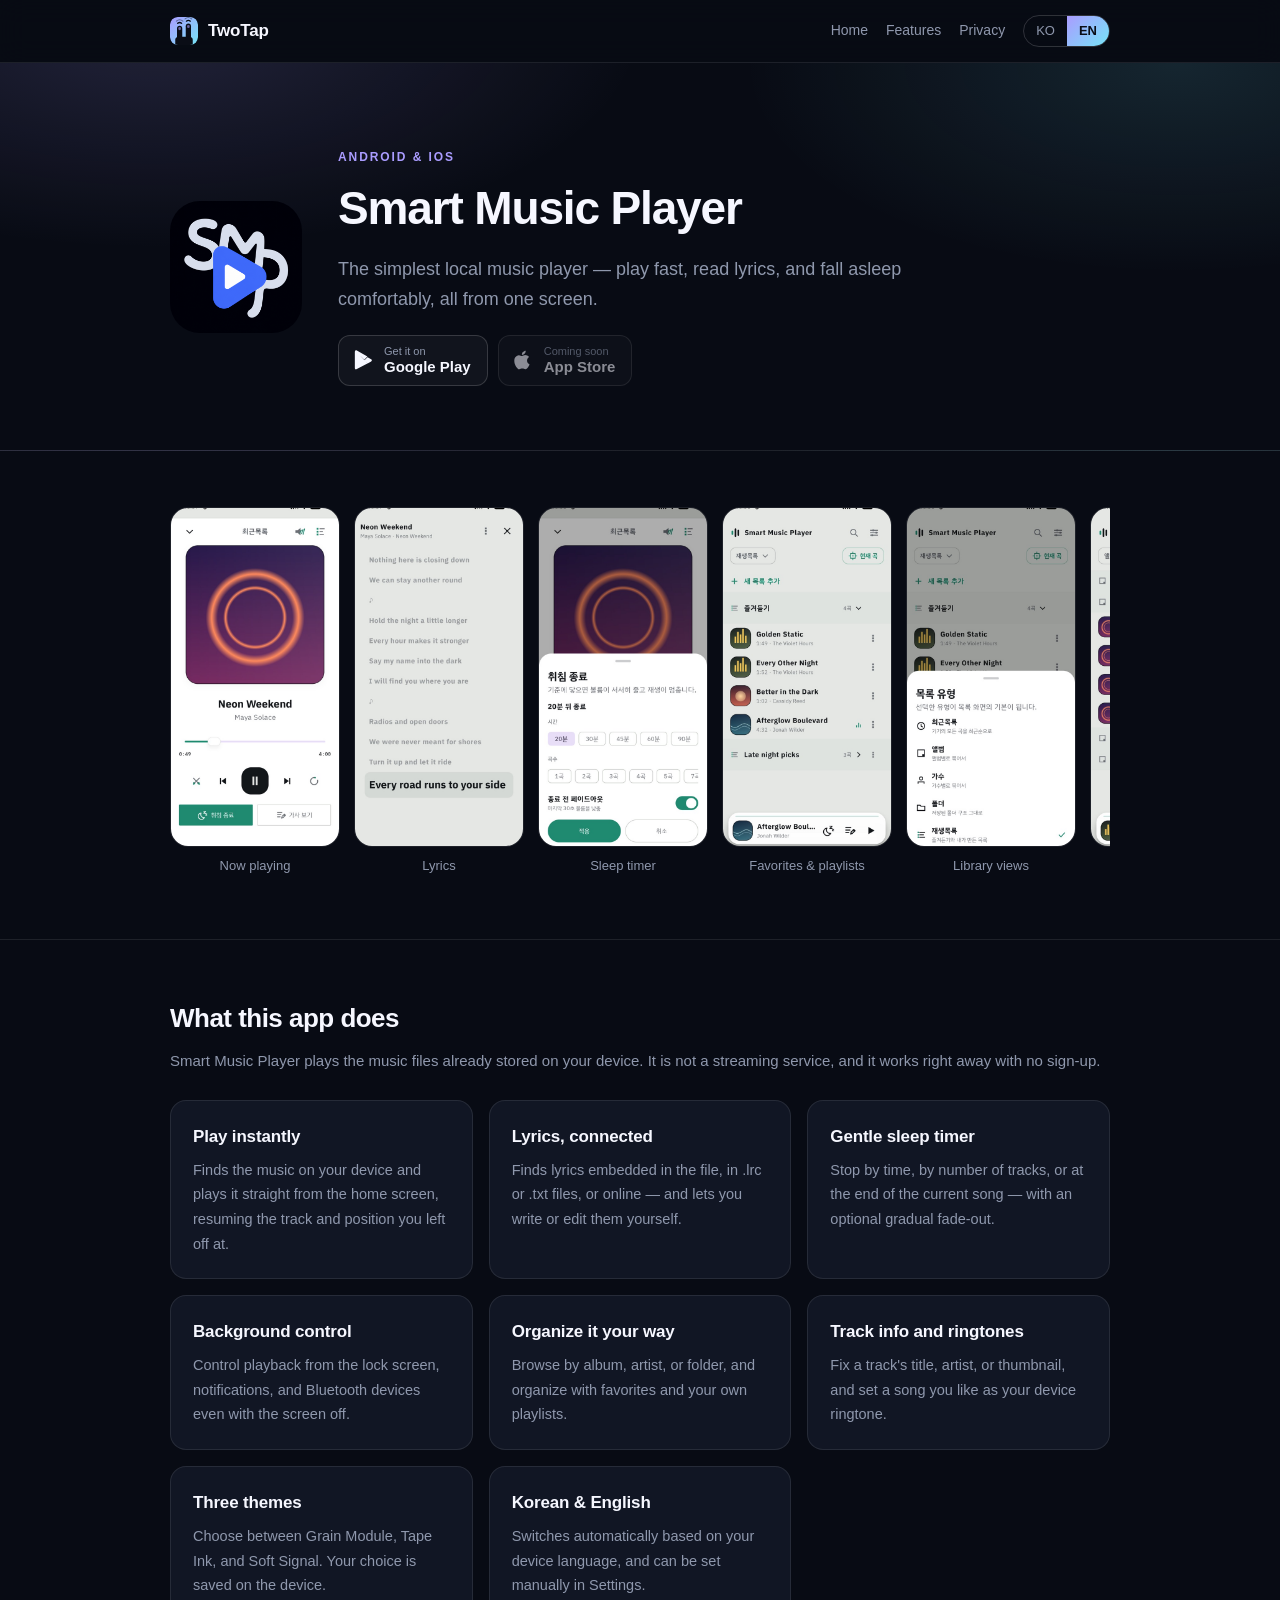
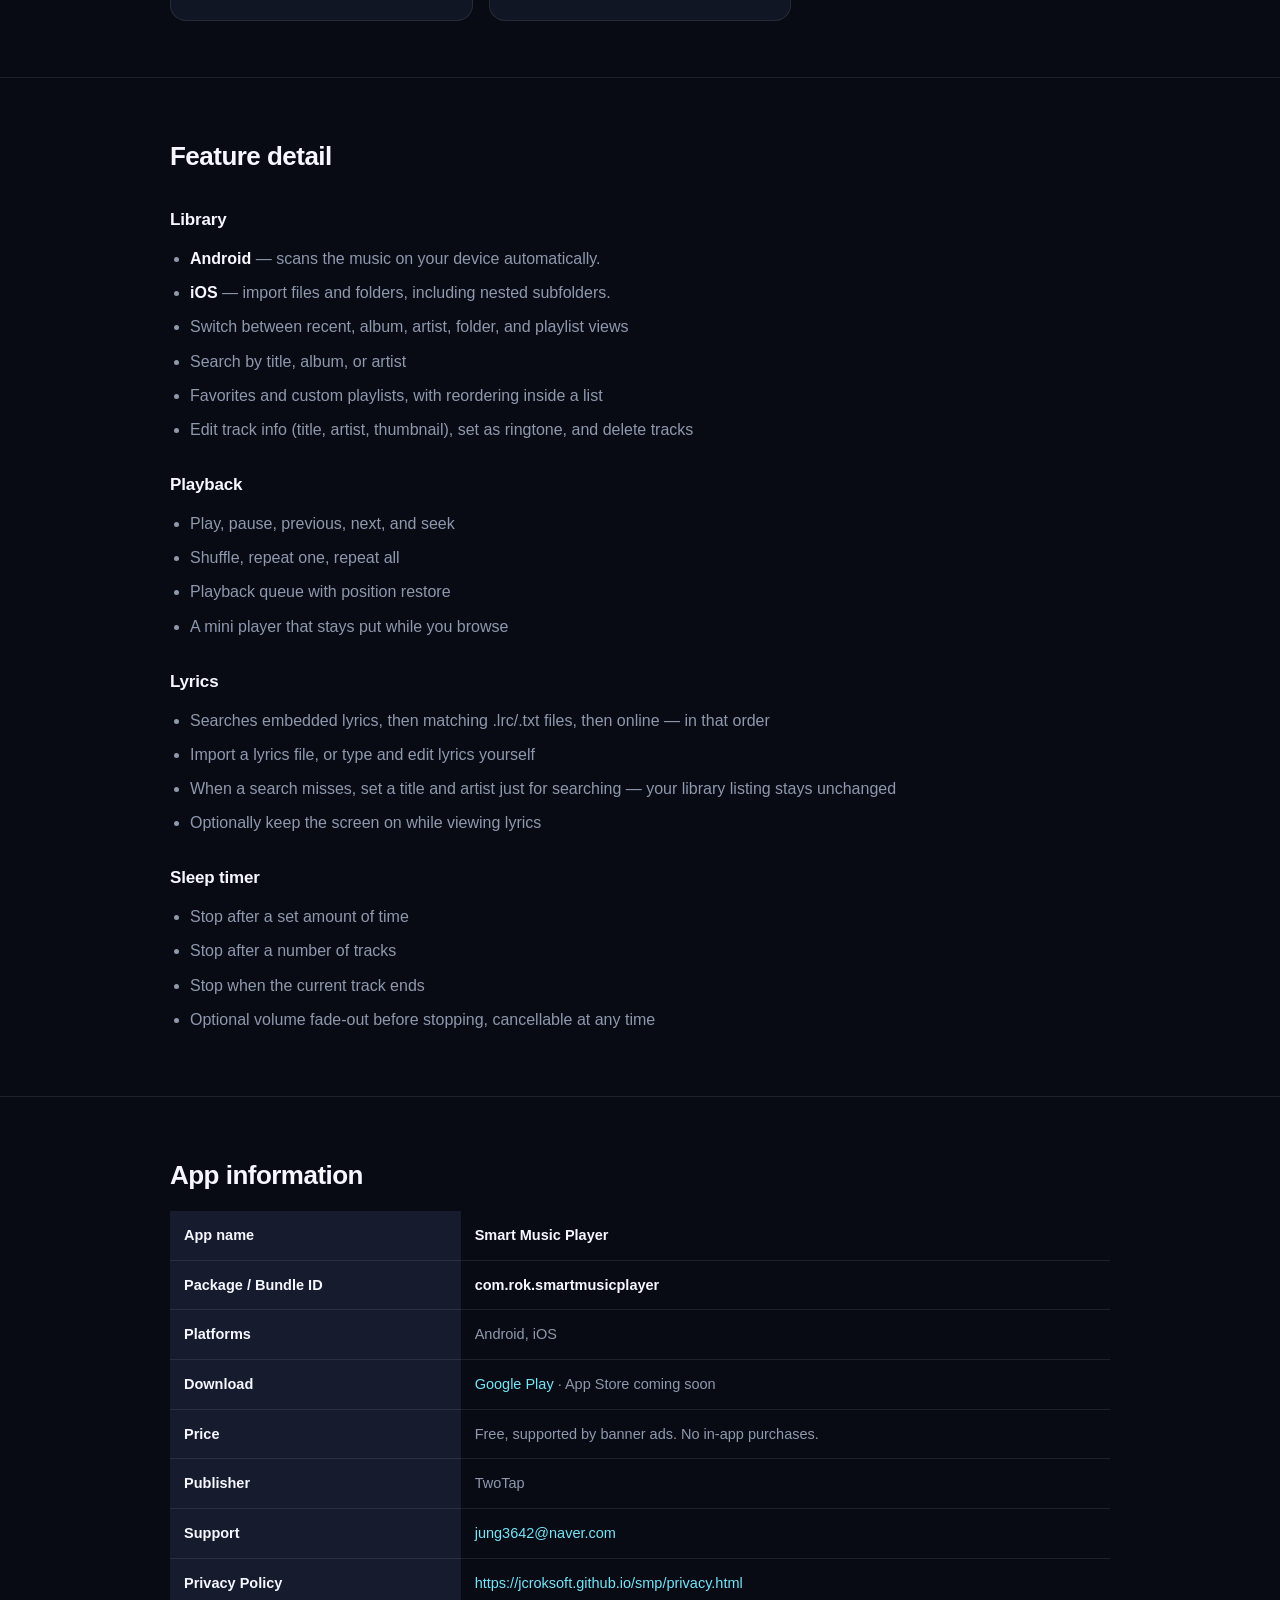
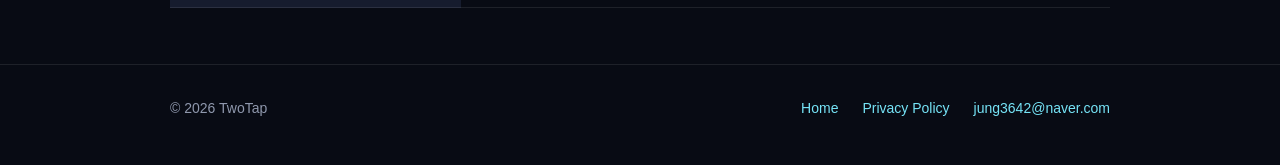
<file: smp/index.html>
<!doctype html>
<html lang="ko" data-lang="ko">
<head>
<meta charset="utf-8">
<meta name="viewport" content="width=device-width, initial-scale=1">
<title>Smart Music Player — TwoTap</title>
<meta name="description" content="Smart Music Player is the simplest local music player for Android and iOS: play fast, read lyrics, and fall asleep comfortably.">
<link rel="icon" href="/assets/twotap-mark.svg" type="image/svg+xml">
<link rel="icon" href="/assets/favicon.png" sizes="64x64">
<link rel="apple-touch-icon" href="/assets/apple-touch-icon.png">
<link rel="stylesheet" href="/assets/site.css">
<script>document.documentElement.dataset.lang=(function(){try{var s=localStorage.getItem("twotap-lang");if(s==="ko"||s==="en")return s}catch(e){}return (navigator.language||"en").toLowerCase().indexOf("ko")===0?"ko":"en"})()</script>
<script src="/assets/lang.js" defer></script>
</head>
<body>

<header class="site-header">
  <div class="wrap">
    <a class="brand" href="/"><img class="mark" src="/assets/twotap-mark.svg" alt="" width="28" height="28">TwoTap</a>
    <nav class="nav">
      <a href="/"><span class="ko">홈</span><span class="en">Home</span></a>
      <a href="#features"><span class="ko">기능</span><span class="en">Features</span></a>
      <a href="/smp/privacy.html"><span class="ko">개인정보처리방침</span><span class="en">Privacy</span></a>
      <span class="lang">
        <button type="button" data-lang="ko" aria-pressed="true">KO</button>
        <button type="button" data-lang="en" aria-pressed="false">EN</button>
      </span>
    </nav>
  </div>
</header>

<div class="hero">
  <div class="wrap" style="display:flex; gap:36px; align-items:center; flex-wrap:wrap;">
    <img src="/assets/smp-icon.png" alt="Smart Music Player icon" width="132" height="132"
         style="width:132px; height:132px; border-radius:30px; flex:none;">
    <div style="flex:1; min-width:260px;">
      <p class="eyebrow">Android &amp; iOS</p>
      <h1>Smart Music Player</h1>
      <p class="lede">
        <span class="ko">한 화면에서 빠르게 재생하고, 가사를 보고, 편안하게 잠들 수 있는 가장 간편한 로컬 음악 플레이어.</span>
        <span class="en">The simplest local music player — play fast, read lyrics, and fall asleep comfortably, all from one screen.</span>
      </p>
      <div class="store-links">
        <a class="store-btn" href="https://play.google.com/store/apps/details?id=com.rok.smartmusicplayer" target="_blank" rel="noopener"><svg viewBox="0 0 24 24" aria-hidden="true"><path d="M3.6 1.8c-.3.3-.5.8-.5 1.4v17.6c0 .6.2 1.1.5 1.4l.1.1 9.9-9.9v-.2L3.7 1.7l-.1.1zm13.3 13.9-3.3-3.3v-.2l3.3-3.3.1.1 3.9 2.2c1.1.6 1.1 1.7 0 2.3l-3.9 2.2h-.1zm-.1.1L13.4 12 3.6 21.8c.4.4 1 .4 1.7.1l11.5-6.1M16.8 8.2 5.3 1.7c-.7-.4-1.3-.3-1.7.1l9.8 9.8 3.4-3.4z"/></svg><span><small><span class="ko">다운로드</span><span class="en">Get it on</span></small><strong>Google Play</strong></span></a>
        <span class="store-btn soon" aria-disabled="true"><svg viewBox="0 0 24 24" aria-hidden="true"><path d="M16.4 12.6c0-2.6 2.1-3.8 2.2-3.9-1.2-1.8-3.1-2-3.7-2-1.6-.2-3.1.9-3.9.9-.8 0-2-.9-3.4-.9-1.7 0-3.3 1-4.2 2.6-1.8 3.1-.5 7.7 1.3 10.2.9 1.2 1.9 2.6 3.2 2.6 1.3-.1 1.8-.8 3.3-.8 1.6 0 2 .8 3.4.8 1.4 0 2.3-1.3 3.1-2.5 1-1.4 1.4-2.8 1.4-2.9 0 0-2.7-1-2.7-4.1zM13.9 5c.7-.9 1.2-2 1-3.2-1 0-2.3.7-3 1.6-.7.8-1.2 2-1.1 3.1 1.2.1 2.3-.6 3.1-1.5z"/></svg><span><small><span class="ko">출시 예정</span><span class="en">Coming soon</span></small><strong>App Store</strong></span></span>
      </div>
    </div>
  </div>
</div>

<section>
  <div class="wrap">
    <div class="shots phone">
      <figure><img src="/assets/smp/now_playing.jpg" alt="" loading="lazy" width="540" height="1170"><figcaption><span class="ko">지금 재생 중</span><span class="en">Now playing</span></figcaption></figure>
      <figure><img src="/assets/smp/lyrics.jpg" alt="" loading="lazy" width="540" height="1170"><figcaption><span class="ko">가사 보기</span><span class="en">Lyrics</span></figcaption></figure>
      <figure><img src="/assets/smp/sleep.jpg" alt="" loading="lazy" width="540" height="1170"><figcaption><span class="ko">취침 종료</span><span class="en">Sleep timer</span></figcaption></figure>
      <figure><img src="/assets/smp/playlists.jpg" alt="" loading="lazy" width="540" height="1170"><figcaption><span class="ko">즐겨찾기와 재생목록</span><span class="en">Favorites &amp; playlists</span></figcaption></figure>
      <figure><img src="/assets/smp/views.jpg" alt="" loading="lazy" width="540" height="1170"><figcaption><span class="ko">목록 보기 방식</span><span class="en">Library views</span></figcaption></figure>
      <figure><img src="/assets/smp/albums.jpg" alt="" loading="lazy" width="540" height="1170"><figcaption><span class="ko">앨범별 보기</span><span class="en">By album</span></figcaption></figure>
      <figure><img src="/assets/smp/settings.jpg" alt="" loading="lazy" width="540" height="1170"><figcaption><span class="ko">테마와 언어</span><span class="en">Themes &amp; language</span></figcaption></figure>
    </div>
  </div>
</section>

<section>
  <div class="wrap">
    <h2><span class="ko">이 앱이 하는 일</span><span class="en">What this app does</span></h2>
    <p class="section-note">
      <span class="ko">Smart Music Player는 기기에 저장된 내 음악 파일을 재생하는 로컬 플레이어입니다. 스트리밍 서비스가 아니며, 회원가입 없이 바로 사용합니다.</span>
      <span class="en">Smart Music Player plays the music files already stored on your device. It is not a streaming service, and it works right away with no sign-up.</span>
    </p>
    <div class="grid">
      <div class="card">
        <h3><span class="ko">바로 재생</span><span class="en">Play instantly</span></h3>
        <p>
          <span class="ko">기기의 음악을 자동으로 찾아 홈에서 바로 재생합니다. 마지막으로 듣던 곡과 위치도 그대로 이어집니다.</span>
          <span class="en">Finds the music on your device and plays it straight from the home screen, resuming the track and position you left off at.</span>
        </p>
      </div>
      <div class="card">
        <h3><span class="ko">가사 연결</span><span class="en">Lyrics, connected</span></h3>
        <p>
          <span class="ko">음원 내장 가사, LRC·TXT 파일, 온라인 가사를 순서대로 찾고, 없으면 직접 입력하거나 편집할 수 있습니다.</span>
          <span class="en">Finds lyrics embedded in the file, in .lrc or .txt files, or online — and lets you write or edit them yourself.</span>
        </p>
      </div>
      <div class="card">
        <h3><span class="ko">편안한 취침 종료</span><span class="en">Gentle sleep timer</span></h3>
        <p>
          <span class="ko">시간, 곡 수, 현재 곡까지 중 원하는 기준으로 재생을 끝냅니다. 종료 전 볼륨을 서서히 줄일 수 있습니다.</span>
          <span class="en">Stop by time, by number of tracks, or at the end of the current song — with an optional gradual fade-out.</span>
        </p>
      </div>
      <div class="card">
        <h3><span class="ko">백그라운드 제어</span><span class="en">Background control</span></h3>
        <p>
          <span class="ko">화면이 꺼져 있어도 잠금화면, 알림, 블루투스 기기에서 재생을 제어할 수 있습니다.</span>
          <span class="en">Control playback from the lock screen, notifications, and Bluetooth devices even with the screen off.</span>
        </p>
      </div>
      <div class="card">
        <h3><span class="ko">내 방식대로 정리</span><span class="en">Organize it your way</span></h3>
        <p>
          <span class="ko">앨범, 아티스트, 폴더별로 보고, 즐겨찾기와 나만의 재생목록을 만들어 정리할 수 있습니다.</span>
          <span class="en">Browse by album, artist, or folder, and organize with favorites and your own playlists.</span>
        </p>
      </div>
      <div class="card">
        <h3><span class="ko">곡 정보와 벨소리</span><span class="en">Track info and ringtones</span></h3>
        <p>
          <span class="ko">제목, 아티스트, 썸네일을 직접 고치고, 마음에 드는 곡을 기기 벨소리로 바로 설정할 수 있습니다.</span>
          <span class="en">Fix a track's title, artist, or thumbnail, and set a song you like as your device ringtone.</span>
        </p>
      </div>
      <div class="card">
        <h3><span class="ko">세 가지 테마</span><span class="en">Three themes</span></h3>
        <p>
          <span class="ko">Grain Module, Tape Ink, Soft Signal 중에서 고르고, 선택은 기기에 저장됩니다.</span>
          <span class="en">Choose between Grain Module, Tape Ink, and Soft Signal. Your choice is saved on the device.</span>
        </p>
      </div>
      <div class="card">
        <h3><span class="ko">한국어 · English</span><span class="en">Korean &amp; English</span></h3>
        <p>
          <span class="ko">기기 언어에 따라 자동으로 전환되며, 설정에서 직접 선택할 수도 있습니다.</span>
          <span class="en">Switches automatically based on your device language, and can be set manually in Settings.</span>
        </p>
      </div>
    </div>
  </div>
</section>

<section id="features">
  <div class="wrap">
    <h2><span class="ko">기능 상세</span><span class="en">Feature detail</span></h2>

    <h3><span class="ko">라이브러리</span><span class="en">Library</span></h3>
    <ul class="clean">
      <li><span class="ko"><strong>Android</strong> — 기기의 음악을 자동으로 검색합니다.</span><span class="en"><strong>Android</strong> — scans the music on your device automatically.</span></li>
      <li><span class="ko"><strong>iOS</strong> — 파일·폴더를 직접 가져오며 하위 폴더까지 검색합니다.</span><span class="en"><strong>iOS</strong> — import files and folders, including nested subfolders.</span></li>
      <li><span class="ko">최근 재생, 앨범, 아티스트, 폴더, 재생목록으로 보기 방식 전환</span><span class="en">Switch between recent, album, artist, folder, and playlist views</span></li>
      <li><span class="ko">제목·앨범·아티스트 검색</span><span class="en">Search by title, album, or artist</span></li>
      <li><span class="ko">즐겨찾기와 직접 만드는 재생목록, 목록 안에서 순서 변경</span><span class="en">Favorites and custom playlists, with reordering inside a list</span></li>
      <li><span class="ko">곡 정보(제목·아티스트·썸네일) 수정, 벨소리 설정, 곡 삭제</span><span class="en">Edit track info (title, artist, thumbnail), set as ringtone, and delete tracks</span></li>
    </ul>

    <h3><span class="ko">재생</span><span class="en">Playback</span></h3>
    <ul class="clean">
      <li><span class="ko">재생, 일시정지, 이전, 다음, 진행 위치 이동</span><span class="en">Play, pause, previous, next, and seek</span></li>
      <li><span class="ko">셔플, 한 곡 반복, 전체 반복</span><span class="en">Shuffle, repeat one, repeat all</span></li>
      <li><span class="ko">재생 대기열과 위치 복원</span><span class="en">Playback queue with position restore</span></li>
      <li><span class="ko">목록을 넘기는 동안에도 유지되는 미니 플레이어</span><span class="en">A mini player that stays put while you browse</span></li>
    </ul>

    <h3><span class="ko">가사</span><span class="en">Lyrics</span></h3>
    <ul class="clean">
      <li><span class="ko">내장 가사 &rarr; 같은 이름의 LRC/TXT 파일 &rarr; 온라인 순서로 자동 검색</span><span class="en">Searches embedded lyrics, then matching .lrc/.txt files, then online — in that order</span></li>
      <li><span class="ko">가사 파일 직접 가져오기, 직접 입력하거나 편집하기</span><span class="en">Import a lyrics file, or type and edit lyrics yourself</span></li>
      <li><span class="ko">가사가 잘 검색되지 않을 때 검색용 제목·아티스트만 따로 지정 (목록 표시는 그대로 유지)</span><span class="en">When a search misses, set a title and artist just for searching — your library listing stays unchanged</span></li>
      <li><span class="ko">가사를 보는 동안 화면 꺼짐 방지 (설정에서 켜고 끄기)</span><span class="en">Optionally keep the screen on while viewing lyrics</span></li>
    </ul>

    <h3><span class="ko">취침 종료</span><span class="en">Sleep timer</span></h3>
    <ul class="clean">
      <li><span class="ko">시간 기준 종료</span><span class="en">Stop after a set amount of time</span></li>
      <li><span class="ko">곡 수 기준 종료</span><span class="en">Stop after a number of tracks</span></li>
      <li><span class="ko">현재 곡이 끝나면 종료</span><span class="en">Stop when the current track ends</span></li>
      <li><span class="ko">종료 전 선택형 볼륨 페이드아웃, 언제든 취소 가능</span><span class="en">Optional volume fade-out before stopping, cancellable at any time</span></li>
    </ul>
  </div>
</section>

<section>
  <div class="wrap">
    <h2><span class="ko">앱 정보</span><span class="en">App information</span></h2>
    <div class="table-scroll">
      <table>
        <tbody>
          <tr>
            <th scope="row"><span class="ko">앱 이름</span><span class="en">App name</span></th>
            <td><strong>Smart Music Player</strong></td>
          </tr>
          <tr>
            <th scope="row"><span class="ko">패키지 / 번들 ID</span><span class="en">Package / Bundle ID</span></th>
            <td><strong>com.rok.smartmusicplayer</strong></td>
          </tr>
          <tr>
            <th scope="row"><span class="ko">플랫폼</span><span class="en">Platforms</span></th>
            <td>Android, iOS</td>
          </tr>
          <tr>
            <th scope="row"><span class="ko">다운로드</span><span class="en">Download</span></th>
            <td><a href="https://play.google.com/store/apps/details?id=com.rok.smartmusicplayer" target="_blank" rel="noopener">Google Play</a> · <span class="ko">App Store 출시 예정</span><span class="en">App Store coming soon</span></td>
          </tr>
          <tr>
            <th scope="row"><span class="ko">가격</span><span class="en">Price</span></th>
            <td><span class="ko">무료 (배너 광고 포함, 인앱 구매 없음)</span><span class="en">Free, supported by banner ads. No in-app purchases.</span></td>
          </tr>
          <tr>
            <th scope="row"><span class="ko">개발사</span><span class="en">Publisher</span></th>
            <td>TwoTap<span class="ko"> (투탭)</span></td>
          </tr>
          <tr>
            <th scope="row"><span class="ko">지원 문의</span><span class="en">Support</span></th>
            <td><a href="mailto:jung3642@naver.com">jung3642@naver.com</a></td>
          </tr>
          <tr>
            <th scope="row"><span class="ko">개인정보처리방침</span><span class="en">Privacy Policy</span></th>
            <td><a href="/smp/privacy.html">https://jcroksoft.github.io/smp/privacy.html</a></td>
          </tr>
        </tbody>
      </table>
    </div>
  </div>
</section>

<footer class="site-footer">
  <div class="wrap">
    <span>&copy; 2026 TwoTap<span class="ko"> (투탭)</span></span>
    <span class="spacer"></span>
    <a href="/"><span class="ko">홈</span><span class="en">Home</span></a>
    <a href="/smp/privacy.html"><span class="ko">개인정보처리방침</span><span class="en">Privacy Policy</span></a>
    <a href="mailto:jung3642@naver.com">jung3642@naver.com</a>
  </div>
</footer>

</body>
</html>
</file>
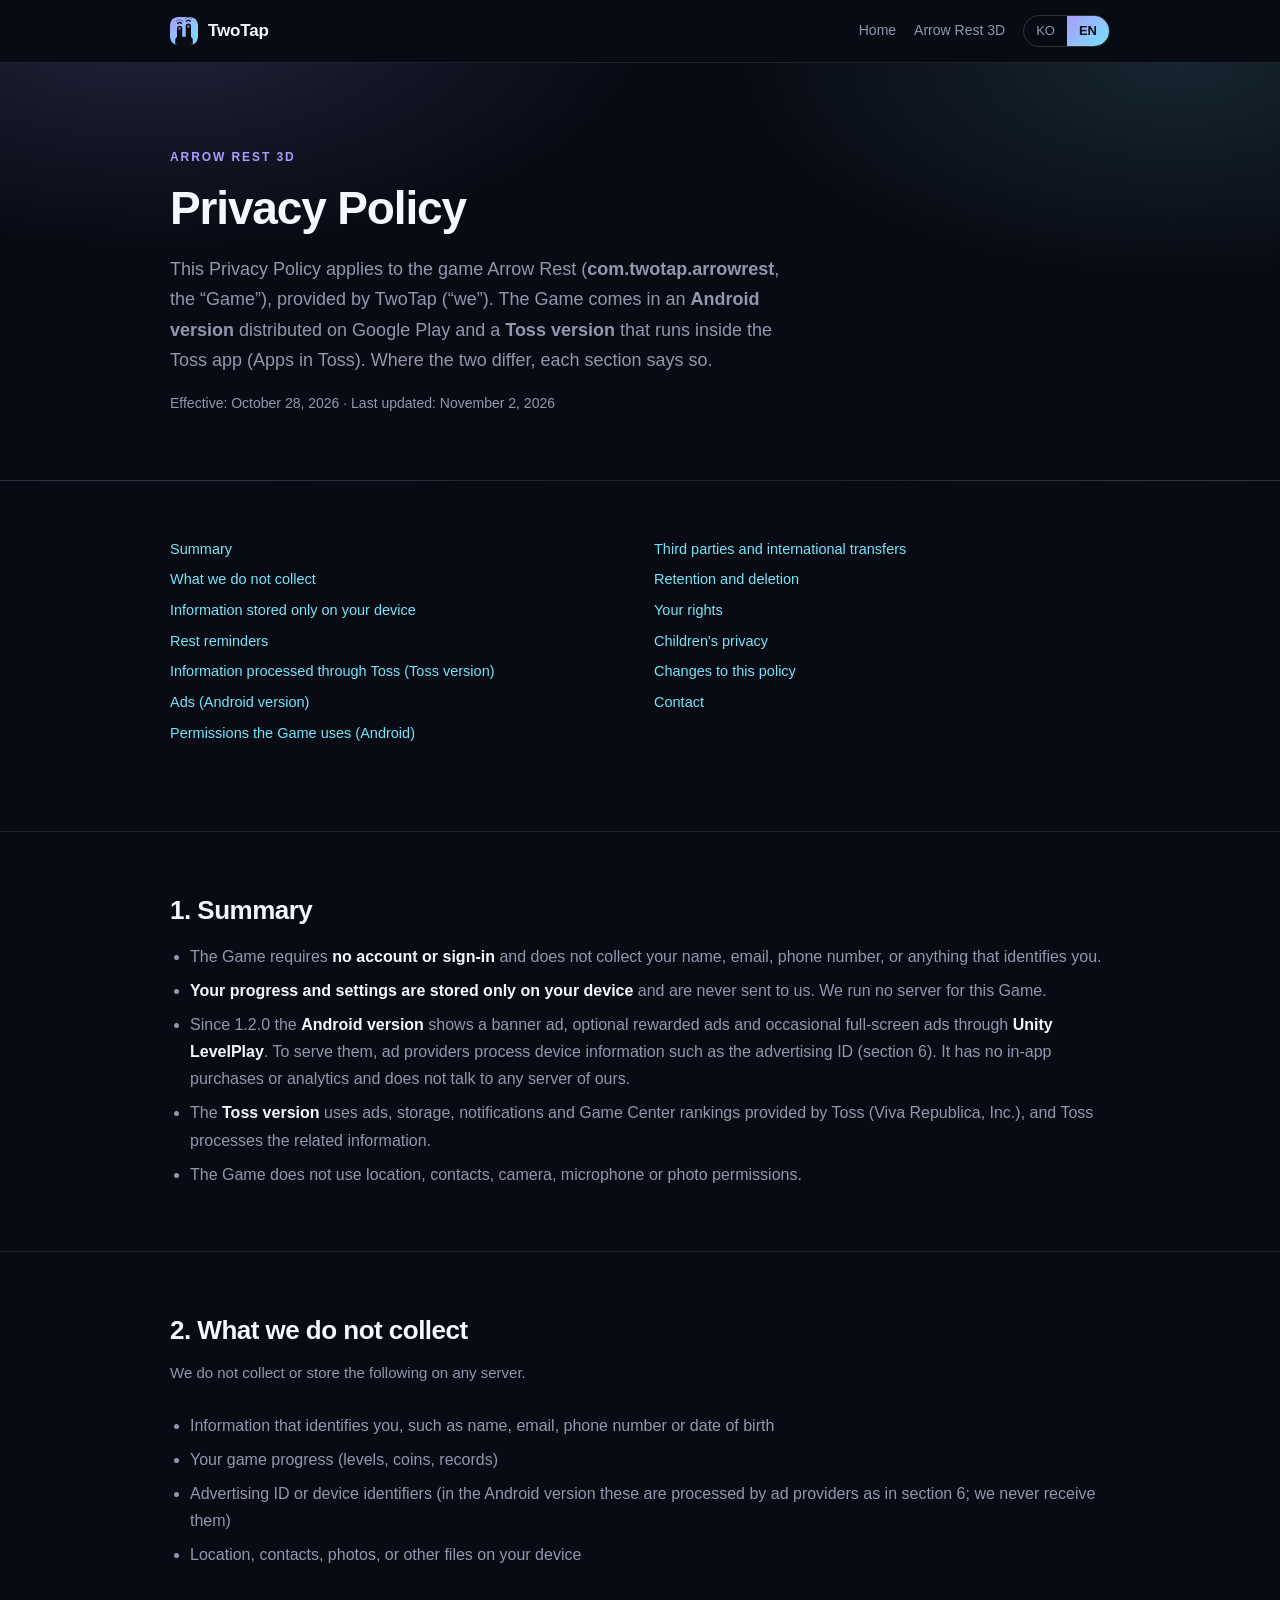
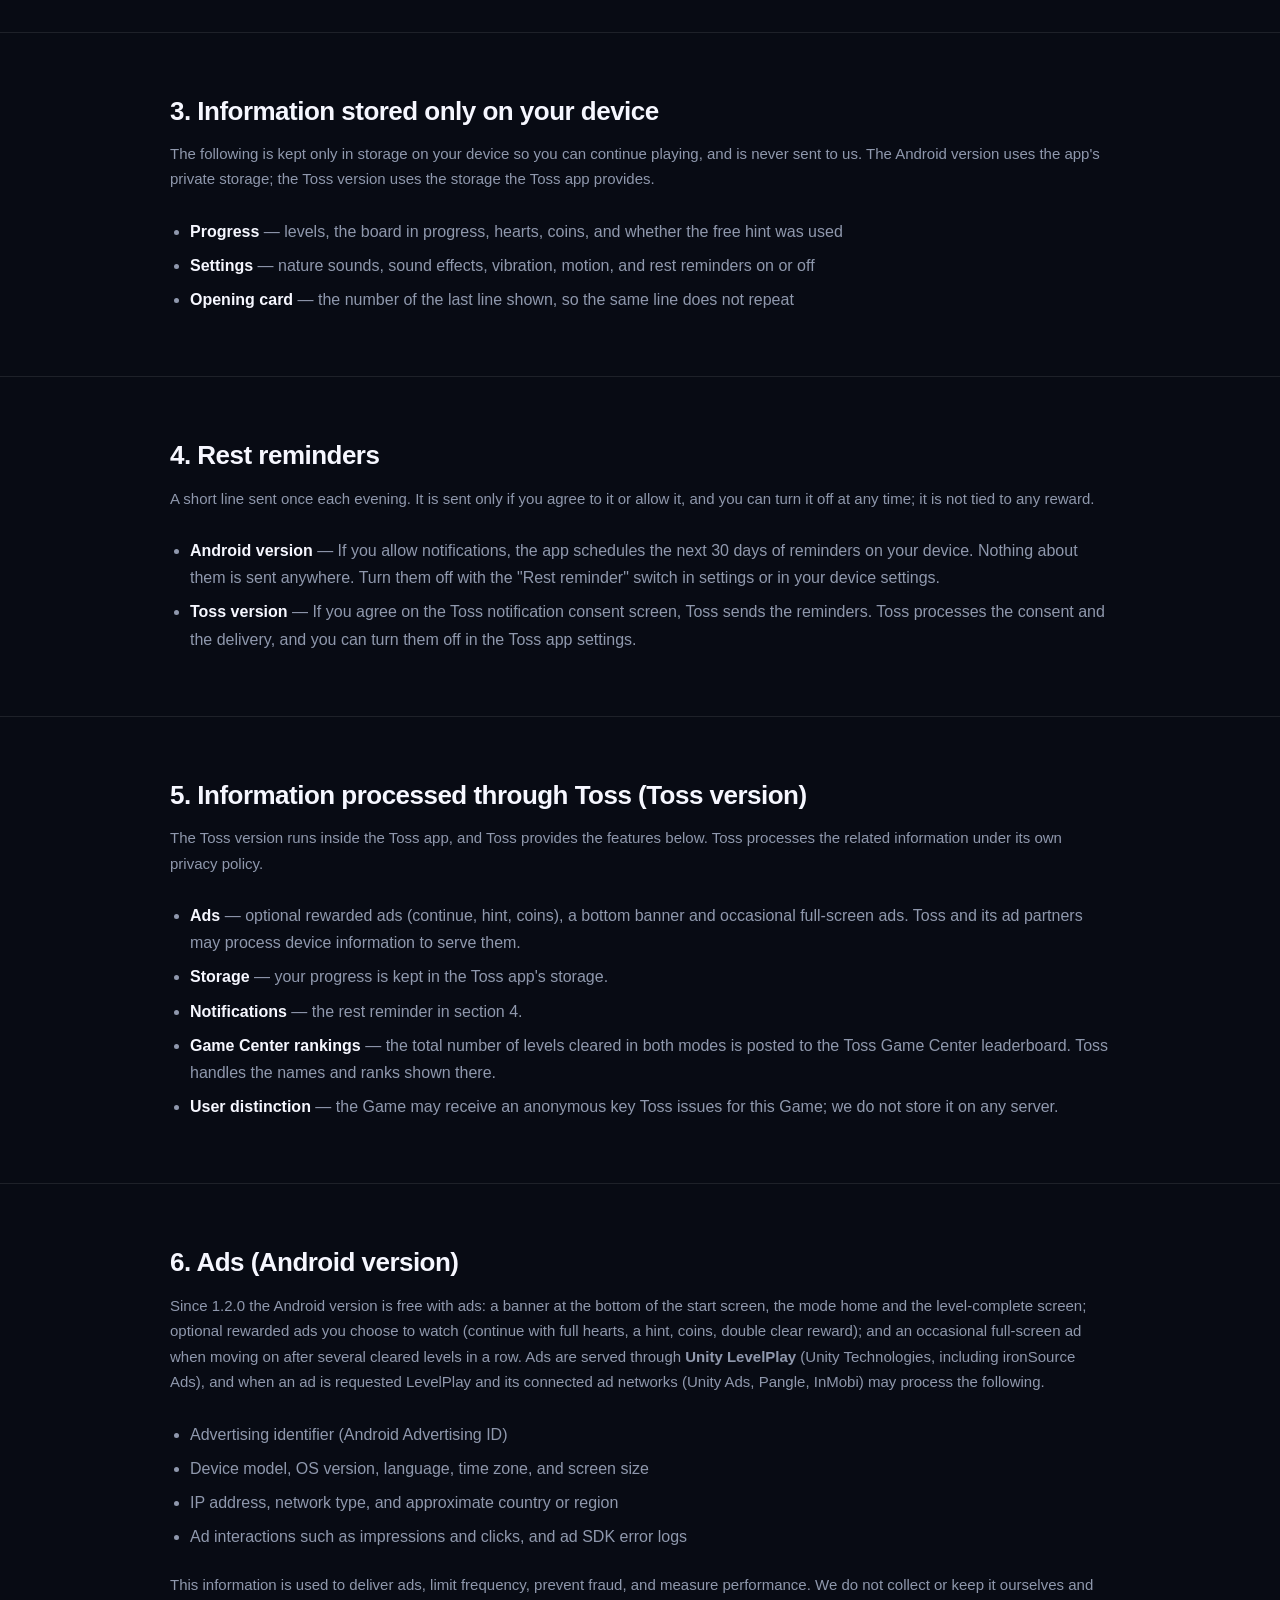
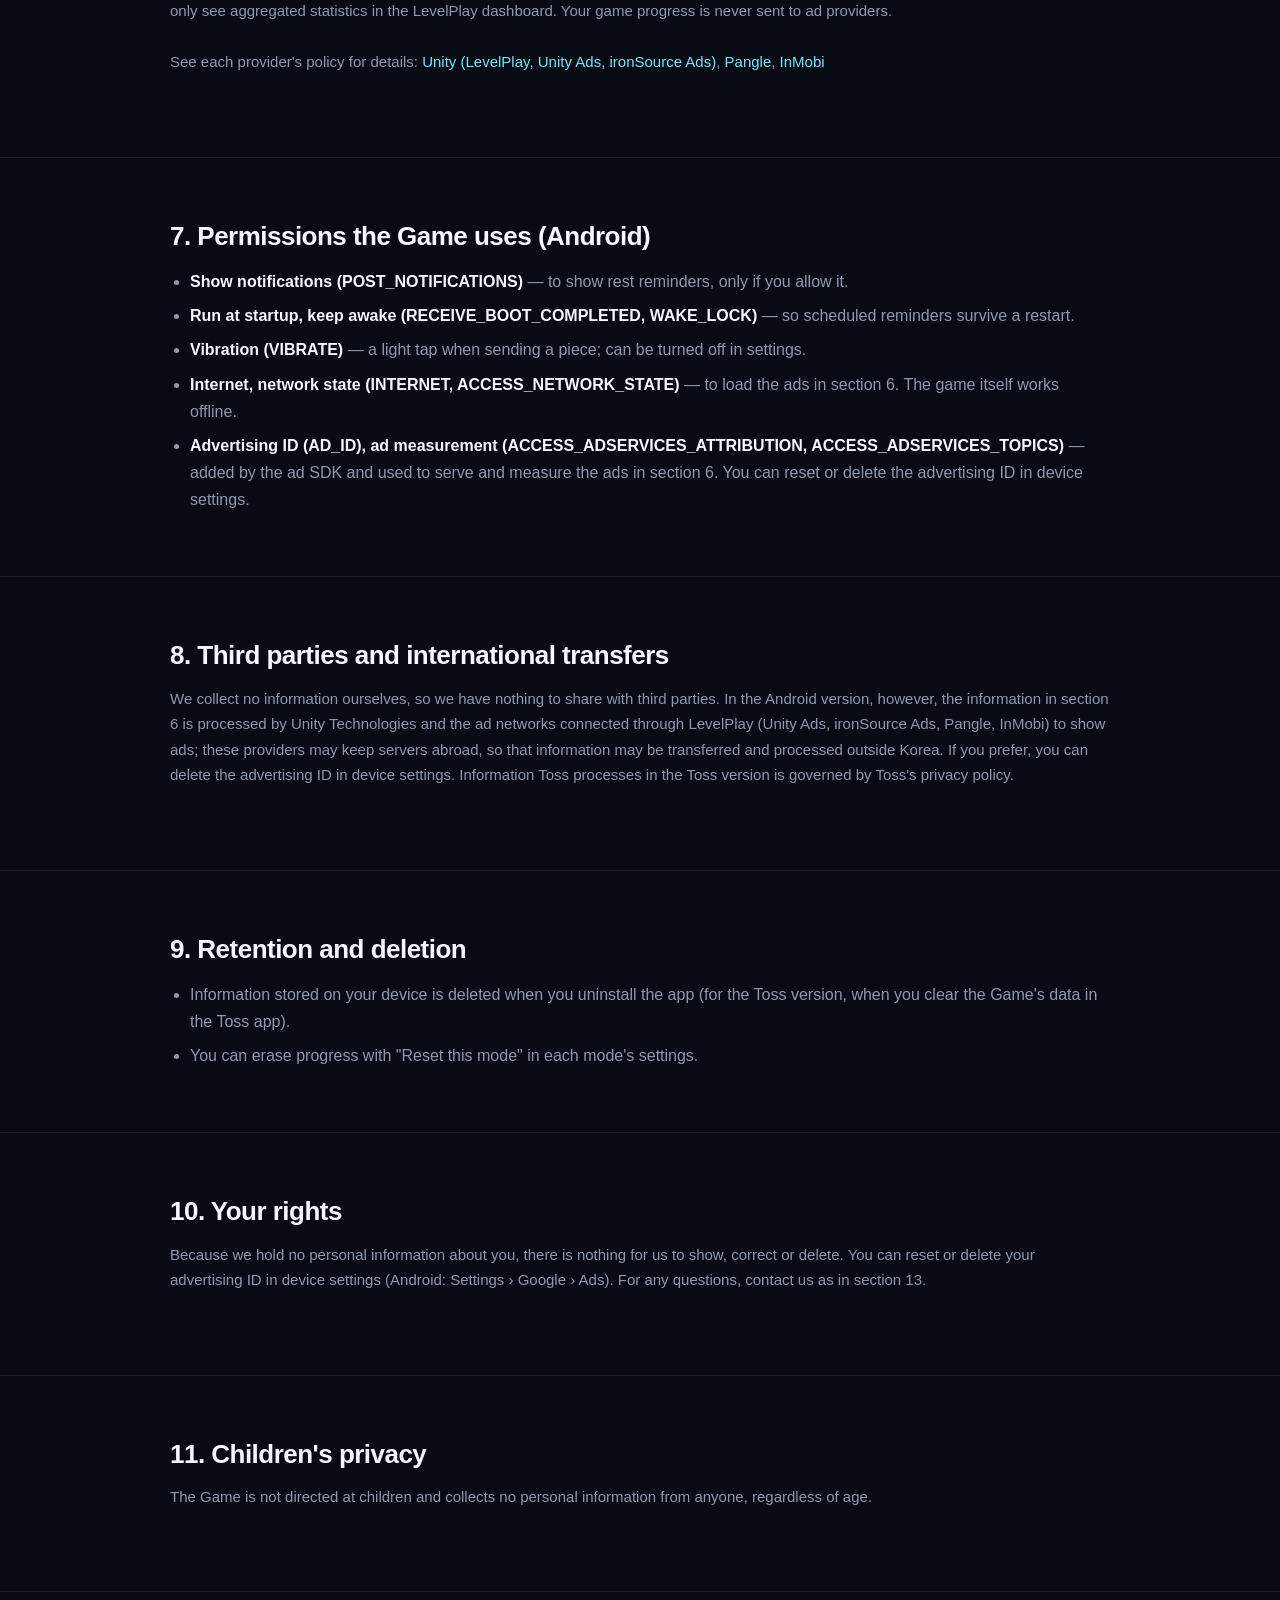
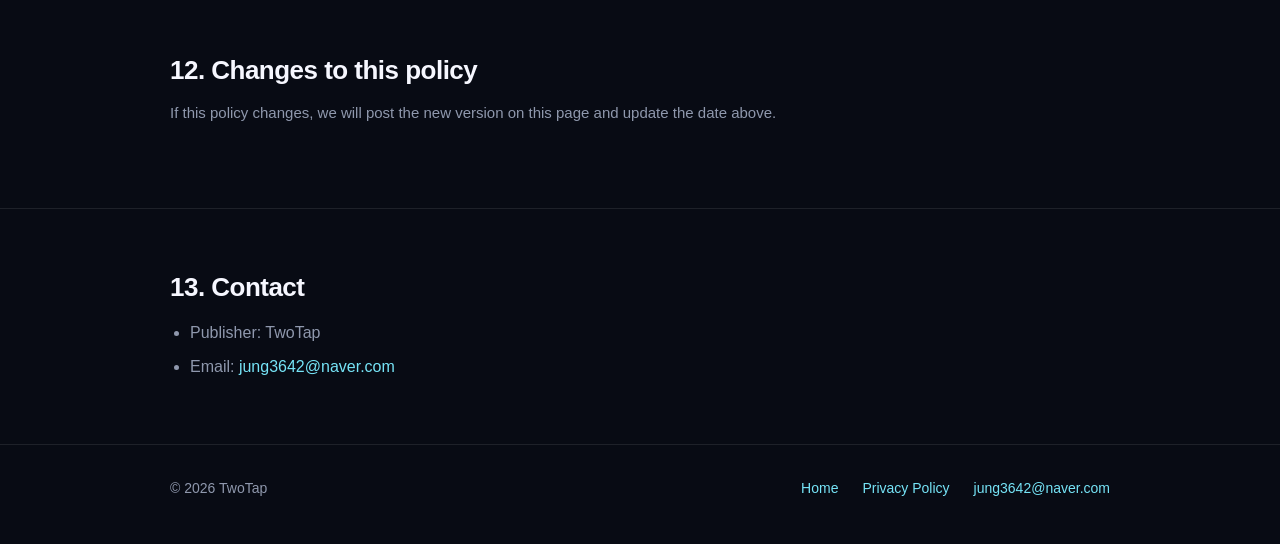
<file: arrowrest/privacy.html>
<!doctype html>
<html lang="ko" data-lang="ko">
<head>
<meta charset="utf-8">
<meta name="viewport" content="width=device-width, initial-scale=1">
<title>애로우 레스트 3D 개인정보처리방침 — TwoTap</title>
<meta name="description" content="Privacy Policy for Arrow Rest (com.twotap.arrowrest) by TwoTap.">
<link rel="icon" href="/assets/twotap-mark.svg" type="image/svg+xml">
<link rel="icon" href="/assets/favicon.png" sizes="64x64">
<link rel="apple-touch-icon" href="/assets/apple-touch-icon.png">
<link rel="stylesheet" href="/assets/site.css">
<script>document.documentElement.dataset.lang=(function(){try{var s=localStorage.getItem("twotap-lang");if(s==="ko"||s==="en")return s}catch(e){}return (navigator.language||"en").toLowerCase().indexOf("ko")===0?"ko":"en"})()</script>
<script src="/assets/lang.js" defer></script>
</head>
<body>

<header class="site-header">
  <div class="wrap">
    <a class="brand" href="/"><img class="mark" src="/assets/twotap-mark.svg" alt="" width="28" height="28">TwoTap</a>
    <nav class="nav">
      <a href="/"><span class="ko">홈</span><span class="en">Home</span></a>
      <a href="/arrowrest/"><span class="ko">애로우 레스트 3D</span><span class="en">Arrow Rest 3D</span></a>
      <span class="lang">
        <button type="button" data-lang="ko" aria-pressed="true">KO</button>
        <button type="button" data-lang="en" aria-pressed="false">EN</button>
      </span>
    </nav>
  </div>
</header>

<div class="hero">
  <div class="wrap">
    <p class="eyebrow"><span class="ko">애로우 레스트 3D</span><span class="en">Arrow Rest 3D</span></p>
    <h1><span class="ko">개인정보처리방침</span><span class="en">Privacy Policy</span></h1>
    <p class="lede">
      <span class="ko">TwoTap(투탭, 이하 &ldquo;개발사&rdquo;)이 제공하는 게임 애로우 레스트 3D(<strong>com.twotap.arrowrest</strong>, 이하 &ldquo;게임&rdquo;)에 적용되는 개인정보처리방침입니다. 게임은 Google Play로 배포되는 <strong>Android 버전</strong>과 토스 앱 안에서 실행되는 <strong>토스 버전(앱인토스)</strong>이 있으며, 두 버전의 차이는 각 항목에 함께 적었습니다.</span><span class="en">This Privacy Policy applies to the game Arrow Rest (<strong>com.twotap.arrowrest</strong>, the &ldquo;Game&rdquo;), provided by TwoTap (&ldquo;we&rdquo;). The Game comes in an <strong>Android version</strong> distributed on Google Play and a <strong>Toss version</strong> that runs inside the Toss app (Apps in Toss). Where the two differ, each section says so.</span>
    </p>
    <p class="meta" style="margin-top:16px;">
      <span class="ko">시행일: 2026년 10월 28일 · 최종 수정일: 2026년 11월 2일</span><span class="en">Effective: October 28, 2026 · Last updated: November 2, 2026</span>
    </p>
  </div>
</div>

<section>
  <div class="wrap">
    <ol class="toc">
      <li><a href="#s1"><span class="ko">요약</span><span class="en">Summary</span></a></li>
      <li><a href="#s2"><span class="ko">수집하지 않는 정보</span><span class="en">What we do not collect</span></a></li>
      <li><a href="#s3"><span class="ko">기기에만 저장되는 정보</span><span class="en">Information stored only on your device</span></a></li>
      <li><a href="#s4"><span class="ko">쉼 알림</span><span class="en">Rest reminders</span></a></li>
      <li><a href="#s5"><span class="ko">토스를 통해 처리되는 정보 (토스 버전)</span><span class="en">Information processed through Toss (Toss version)</span></a></li>
      <li><a href="#s6"><span class="ko">광고 (Android 버전)</span><span class="en">Ads (Android version)</span></a></li>
      <li><a href="#s7"><span class="ko">게임이 사용하는 권한 (Android)</span><span class="en">Permissions the Game uses (Android)</span></a></li>
      <li><a href="#s8"><span class="ko">제3자 제공과 국외 이전</span><span class="en">Third parties and international transfers</span></a></li>
      <li><a href="#s9"><span class="ko">보유 기간과 삭제</span><span class="en">Retention and deletion</span></a></li>
      <li><a href="#s10"><span class="ko">이용자의 권리</span><span class="en">Your rights</span></a></li>
      <li><a href="#s11"><span class="ko">아동·청소년의 개인정보</span><span class="en">Children's privacy</span></a></li>
      <li><a href="#s12"><span class="ko">방침의 변경</span><span class="en">Changes to this policy</span></a></li>
      <li><a href="#s13"><span class="ko">문의처</span><span class="en">Contact</span></a></li>
    </ol>
  </div>
</section>

<section id="s1">
  <div class="wrap">
    <h2>1. <span class="ko">요약</span><span class="en">Summary</span></h2>
    <ul class="clean">
      <li><span class="ko">게임은 <strong>회원가입과 로그인을 요구하지 않으며</strong>, 이름·이메일·전화번호 등 이용자를 식별하는 정보를 수집하지 않습니다.</span><span class="en">The Game requires <strong>no account or sign-in</strong> and does not collect your name, email, phone number, or anything that identifies you.</span></li>
      <li><span class="ko"><strong>게임 진행 상황과 설정은 기기 안에만 저장되며</strong>, 개발사 서버로 보내지 않습니다. 개발사는 이 게임을 위한 서버를 운영하지 않습니다.</span><span class="en"><strong>Your progress and settings are stored only on your device</strong> and are never sent to us. We run no server for this Game.</span></li>
      <li><span class="ko"><strong>Android 버전</strong>은 1.2.0부터 <strong>Unity LevelPlay</strong>를 통해 배너 광고, 이용자가 선택해서 보는 보상형 광고, 가끔 나오는 전면 광고를 표시합니다. 광고를 위해 광고 ID 등 기기 정보가 광고 사업자에게 처리됩니다(6항). 인앱 결제와 분석 도구는 없고, 개발사 서버와 통신하지 않습니다.</span><span class="en">Since 1.2.0 the <strong>Android version</strong> shows a banner ad, optional rewarded ads and occasional full-screen ads through <strong>Unity LevelPlay</strong>. To serve them, ad providers process device information such as the advertising ID (section 6). It has no in-app purchases or analytics and does not talk to any server of ours.</span></li>
      <li><span class="ko"><strong>토스 버전</strong>은 토스(주식회사 비바리퍼블리카)가 제공하는 광고, 저장소, 알림, 게임센터 순위 기능을 사용하며, 관련 정보는 토스가 처리합니다.</span><span class="en">The <strong>Toss version</strong> uses ads, storage, notifications and Game Center rankings provided by Toss (Viva Republica, Inc.), and Toss processes the related information.</span></li>
      <li><span class="ko">게임은 위치, 연락처, 카메라, 마이크, 사진 권한을 사용하지 않습니다.</span><span class="en">The Game does not use location, contacts, camera, microphone or photo permissions.</span></li>
    </ul>
  </div>
</section>
<section id="s2">
  <div class="wrap">
    <h2>2. <span class="ko">수집하지 않는 정보</span><span class="en">What we do not collect</span></h2>
    <p class="section-note">
      <span class="ko">개발사는 다음 정보를 수집하거나 서버에 저장하지 않습니다.</span><span class="en">We do not collect or store the following on any server.</span>
    </p>
    <ul class="clean">
      <li><span class="ko">이름, 이메일, 전화번호, 생년월일 등 이용자를 식별하는 정보</span><span class="en">Information that identifies you, such as name, email, phone number or date of birth</span></li>
      <li><span class="ko">게임 진행 상황(레벨, 코인, 기록)</span><span class="en">Your game progress (levels, coins, records)</span></li>
      <li><span class="ko">광고 ID, 기기 식별자 (Android 버전의 광고 사업자가 6항에 따라 처리하며, 개발사는 받지 않습니다)</span><span class="en">Advertising ID or device identifiers (in the Android version these are processed by ad providers as in section 6; we never receive them)</span></li>
      <li><span class="ko">위치 정보, 연락처, 사진, 기기에 저장된 다른 파일</span><span class="en">Location, contacts, photos, or other files on your device</span></li>
    </ul>
  </div>
</section>
<section id="s3">
  <div class="wrap">
    <h2>3. <span class="ko">기기에만 저장되는 정보</span><span class="en">Information stored only on your device</span></h2>
    <p class="section-note">
      <span class="ko">아래 정보는 게임을 이어서 하기 위해 기기 안의 저장소에만 보관되며 개발사에 전송되지 않습니다. Android 버전은 앱 전용 저장소를, 토스 버전은 토스 앱이 제공하는 저장소를 사용합니다.</span><span class="en">The following is kept only in storage on your device so you can continue playing, and is never sent to us. The Android version uses the app's private storage; the Toss version uses the storage the Toss app provides.</span>
    </p>
    <ul class="clean">
      <li><span class="ko"><strong>게임 진행</strong> — 레벨, 지금 풀고 있는 판, 생명, 코인, 무료 힌트 사용 여부</span><span class="en"><strong>Progress</strong> — levels, the board in progress, hearts, coins, and whether the free hint was used</span></li>
      <li><span class="ko"><strong>설정</strong> — 자연의 소리, 효과음, 진동, 움직임, 쉼 알림 켜기·끄기</span><span class="en"><strong>Settings</strong> — nature sounds, sound effects, vibration, motion, and rest reminders on or off</span></li>
      <li><span class="ko"><strong>여는 화면</strong> — 마지막에 보여 준 문장 번호(같은 문장이 연달아 나오지 않게)</span><span class="en"><strong>Opening card</strong> — the number of the last line shown, so the same line does not repeat</span></li>
    </ul>
  </div>
</section>
<section id="s4">
  <div class="wrap">
    <h2>4. <span class="ko">쉼 알림</span><span class="en">Rest reminders</span></h2>
    <p class="section-note">
      <span class="ko">하루 한 번 저녁에 짧은 문장을 보내는 알림입니다. 이용자가 동의하거나 허용할 때만 보내며, 보상과 관계없이 언제든 끌 수 있습니다.</span><span class="en">A short line sent once each evening. It is sent only if you agree to it or allow it, and you can turn it off at any time; it is not tied to any reward.</span>
    </p>
    <ul class="clean">
      <li><span class="ko"><strong>Android 버전</strong> — 알림을 허용하면 기기 안에서 앞으로 30일치 알림을 예약합니다. 알림 내용과 시각은 어디에도 전송되지 않습니다. 설정의 "하루 한 번 쉼 알림" 스위치나 기기 설정에서 끌 수 있습니다.</span><span class="en"><strong>Android version</strong> — If you allow notifications, the app schedules the next 30 days of reminders on your device. Nothing about them is sent anywhere. Turn them off with the "Rest reminder" switch in settings or in your device settings.</span></li>
      <li><span class="ko"><strong>토스 버전</strong> — 토스의 알림 동의 화면에서 동의하면 토스가 알림을 보냅니다. 동의 정보와 발송은 토스가 처리하며, 토스 앱 설정에서 끌 수 있습니다.</span><span class="en"><strong>Toss version</strong> — If you agree on the Toss notification consent screen, Toss sends the reminders. Toss processes the consent and the delivery, and you can turn them off in the Toss app settings.</span></li>
    </ul>
  </div>
</section>
<section id="s5">
  <div class="wrap">
    <h2>5. <span class="ko">토스를 통해 처리되는 정보 (토스 버전)</span><span class="en">Information processed through Toss (Toss version)</span></h2>
    <p class="section-note">
      <span class="ko">토스 버전은 토스 앱 안에서 실행되며, 아래 기능을 토스가 제공합니다. 이 과정의 정보는 토스의 개인정보처리방침에 따라 토스가 처리합니다.</span><span class="en">The Toss version runs inside the Toss app, and Toss provides the features below. Toss processes the related information under its own privacy policy.</span>
    </p>
    <ul class="clean">
      <li><span class="ko"><strong>광고</strong> — 이용자가 선택해서 보는 보상형 광고(이어하기·힌트·코인), 화면 아래 배너, 가끔 나오는 전면 광고. 광고를 위해 토스와 광고 사업자가 기기 정보를 처리할 수 있습니다.</span><span class="en"><strong>Ads</strong> — optional rewarded ads (continue, hint, coins), a bottom banner and occasional full-screen ads. Toss and its ad partners may process device information to serve them.</span></li>
      <li><span class="ko"><strong>저장소</strong> — 게임 진행을 토스 앱의 저장소에 보관합니다.</span><span class="en"><strong>Storage</strong> — your progress is kept in the Toss app's storage.</span></li>
      <li><span class="ko"><strong>알림</strong> — 4항의 쉼 알림.</span><span class="en"><strong>Notifications</strong> — the rest reminder in section 4.</span></li>
      <li><span class="ko"><strong>게임센터 순위</strong> — 두 모드에서 깬 레벨 수의 합을 토스 게임센터 순위표에 올립니다. 순위표에 보이는 이름과 순위는 토스가 처리합니다.</span><span class="en"><strong>Game Center rankings</strong> — the total number of levels cleared in both modes is posted to the Toss Game Center leaderboard. Toss handles the names and ranks shown there.</span></li>
      <li><span class="ko"><strong>이용자 구분</strong> — 토스가 이 게임용으로 발급하는 익명 키를 받을 수 있으며, 개발사는 이를 서버에 저장하지 않습니다.</span><span class="en"><strong>User distinction</strong> — the Game may receive an anonymous key Toss issues for this Game; we do not store it on any server.</span></li>
    </ul>
  </div>
</section>
<section id="s6">
  <div class="wrap">
    <h2>6. <span class="ko">광고 (Android 버전)</span><span class="en">Ads (Android version)</span></h2>
    <p class="section-note">
      <span class="ko">Android 버전은 1.2.0부터 무료로 제공되는 대신 화면 아래 배너 광고(첫 화면·모드 홈·레벨 완료 화면), 이용자가 선택해서 보는 보상형 광고(생명 이어하기, 힌트, 코인 받기, 완료 보상 두 배), 레벨을 여러 판 연속으로 깬 뒤 다음 레벨로 넘어갈 때 가끔 나오는 전면 광고를 표시합니다. 광고는 <strong>Unity LevelPlay</strong>(Unity Technologies, ironSource Ads 포함)를 통해 제공되며, 광고 요청 시 LevelPlay와 연결된 광고 네트워크(Unity Ads, Pangle, InMobi)가 다음 정보를 처리할 수 있습니다.</span>
      <span class="en">Since 1.2.0 the Android version is free with ads: a banner at the bottom of the start screen, the mode home and the level-complete screen; optional rewarded ads you choose to watch (continue with full hearts, a hint, coins, double clear reward); and an occasional full-screen ad when moving on after several cleared levels in a row. Ads are served through <strong>Unity LevelPlay</strong> (Unity Technologies, including ironSource Ads), and when an ad is requested LevelPlay and its connected ad networks (Unity Ads, Pangle, InMobi) may process the following.</span>
    </p>
    <ul class="clean">
      <li><span class="ko">광고 식별자(Android 광고 ID)</span><span class="en">Advertising identifier (Android Advertising ID)</span></li>
      <li><span class="ko">기기 모델, 운영체제 버전, 언어, 시간대, 화면 크기</span><span class="en">Device model, OS version, language, time zone, and screen size</span></li>
      <li><span class="ko">IP 주소와 네트워크 종류, 대략적인 국가·지역</span><span class="en">IP address, network type, and approximate country or region</span></li>
      <li><span class="ko">광고 노출·클릭 등 광고와의 상호작용, 광고 SDK의 오류 기록</span><span class="en">Ad interactions such as impressions and clicks, and ad SDK error logs</span></li>
    </ul>
    <p class="section-note" style="margin-top:22px;">
      <span class="ko">이 정보는 광고 게재, 광고 빈도 조절, 부정 클릭 방지, 광고 성과 측정에 쓰입니다. 개발사는 이 정보를 직접 수집하거나 보관하지 않으며, 집계된 광고 성과 통계만 LevelPlay 대시보드에서 확인합니다. 게임 진행 상황은 광고 사업자에게 보내지 않습니다.</span>
      <span class="en">This information is used to deliver ads, limit frequency, prevent fraud, and measure performance. We do not collect or keep it ourselves and only see aggregated statistics in the LevelPlay dashboard. Your game progress is never sent to ad providers.</span>
    </p>
    <p class="section-note">
      <span class="ko">자세한 내용은 각 사업자의 방침을 참고해 주세요: <a href="https://unity.com/legal/game-player-and-app-user-privacy-policy" target="_blank" rel="noopener">Unity(LevelPlay, Unity Ads, ironSource Ads)</a>, <a href="https://www.pangleglobal.com/privacy" target="_blank" rel="noopener">Pangle</a>, <a href="https://www.inmobi.com/privacy-policy" target="_blank" rel="noopener">InMobi</a></span>
      <span class="en">See each provider's policy for details: <a href="https://unity.com/legal/game-player-and-app-user-privacy-policy" target="_blank" rel="noopener">Unity (LevelPlay, Unity Ads, ironSource Ads)</a>, <a href="https://www.pangleglobal.com/privacy" target="_blank" rel="noopener">Pangle</a>, <a href="https://www.inmobi.com/privacy-policy" target="_blank" rel="noopener">InMobi</a></span>
    </p>
  </div>
</section>
<section id="s7">
  <div class="wrap">
    <h2>7. <span class="ko">게임이 사용하는 권한 (Android)</span><span class="en">Permissions the Game uses (Android)</span></h2>
    <ul class="clean">
      <li><span class="ko"><strong>알림 표시(POST_NOTIFICATIONS)</strong> — 쉼 알림을 보여 주기 위해. 이용자가 허용할 때만 사용합니다.</span><span class="en"><strong>Show notifications (POST_NOTIFICATIONS)</strong> — to show rest reminders, only if you allow it.</span></li>
      <li><span class="ko"><strong>부팅 후 실행·절전 해제(RECEIVE_BOOT_COMPLETED, WAKE_LOCK)</strong> — 기기를 다시 켠 뒤에도 예약한 알림이 유지되도록.</span><span class="en"><strong>Run at startup, keep awake (RECEIVE_BOOT_COMPLETED, WAKE_LOCK)</strong> — so scheduled reminders survive a restart.</span></li>
      <li><span class="ko"><strong>진동(VIBRATE)</strong> — 조각을 보낼 때의 가벼운 진동. 설정에서 끌 수 있습니다.</span><span class="en"><strong>Vibration (VIBRATE)</strong> — a light tap when sending a piece; can be turned off in settings.</span></li>
      <li><span class="ko"><strong>인터넷·네트워크 상태(INTERNET, ACCESS_NETWORK_STATE)</strong> — 6항의 광고를 불러오기 위해. 게임 자체는 인터넷 없이도 동작합니다.</span><span class="en"><strong>Internet, network state (INTERNET, ACCESS_NETWORK_STATE)</strong> — to load the ads in section 6. The game itself works offline.</span></li>
      <li><span class="ko"><strong>광고 ID(AD_ID), 광고 측정(ACCESS_ADSERVICES_ATTRIBUTION, ACCESS_ADSERVICES_TOPICS)</strong> — 광고 SDK가 넣는 권한으로, 6항의 광고 게재와 성과 측정에 쓰입니다. 기기 설정에서 광고 ID를 재설정하거나 삭제할 수 있습니다.</span><span class="en"><strong>Advertising ID (AD_ID), ad measurement (ACCESS_ADSERVICES_ATTRIBUTION, ACCESS_ADSERVICES_TOPICS)</strong> — added by the ad SDK and used to serve and measure the ads in section 6. You can reset or delete the advertising ID in device settings.</span></li>
    </ul>
  </div>
</section>
<section id="s8">
  <div class="wrap">
    <h2>8. <span class="ko">제3자 제공과 국외 이전</span><span class="en">Third parties and international transfers</span></h2>
    <p class="section-note">
      <span class="ko">개발사는 이용자의 정보를 직접 수집하지 않으므로 제3자에게 제공하는 정보가 없습니다. 다만 Android 버전에서는 광고를 보여 주기 위해 6항의 정보가 Unity Technologies와 LevelPlay로 연결된 광고 네트워크(Unity Ads, ironSource Ads, Pangle, InMobi)에 의해 처리되며, 이들 사업자는 국외에 서버를 둘 수 있어 광고 제공 과정에서 해당 정보가 국외로 이전되어 처리될 수 있습니다. 원하지 않는 경우 기기 설정에서 광고 ID를 삭제할 수 있습니다. 토스 버전에서 토스가 처리하는 정보는 토스의 개인정보처리방침을 따릅니다.</span><span class="en">We collect no information ourselves, so we have nothing to share with third parties. In the Android version, however, the information in section 6 is processed by Unity Technologies and the ad networks connected through LevelPlay (Unity Ads, ironSource Ads, Pangle, InMobi) to show ads; these providers may keep servers abroad, so that information may be transferred and processed outside Korea. If you prefer, you can delete the advertising ID in device settings. Information Toss processes in the Toss version is governed by Toss's privacy policy.</span>
    </p>

  </div>
</section>
<section id="s9">
  <div class="wrap">
    <h2>9. <span class="ko">보유 기간과 삭제</span><span class="en">Retention and deletion</span></h2>
    <ul class="clean">
      <li><span class="ko">기기에 저장된 정보는 앱을 삭제하면(토스 버전은 토스 앱의 게임 데이터를 지우면) 함께 삭제됩니다.</span><span class="en">Information stored on your device is deleted when you uninstall the app (for the Toss version, when you clear the Game's data in the Toss app).</span></li>
      <li><span class="ko">각 모드의 설정에서 "이 모드의 기록 초기화"로 진행 상황을 지울 수 있습니다.</span><span class="en">You can erase progress with "Reset this mode" in each mode's settings.</span></li>
    </ul>
  </div>
</section>
<section id="s10">
  <div class="wrap">
    <h2>10. <span class="ko">이용자의 권리</span><span class="en">Your rights</span></h2>
    <p class="section-note">
      <span class="ko">개발사는 이용자의 개인정보를 보유하지 않으므로 열람·정정·삭제를 요청할 정보가 없습니다. 기기 설정에서 광고 ID를 재설정하거나 삭제할 수 있습니다(Android: 설정 › Google › 광고). 궁금한 점은 13항의 문의처로 연락해 주세요.</span><span class="en">Because we hold no personal information about you, there is nothing for us to show, correct or delete. You can reset or delete your advertising ID in device settings (Android: Settings › Google › Ads). For any questions, contact us as in section 13.</span>
    </p>

  </div>
</section>
<section id="s11">
  <div class="wrap">
    <h2>11. <span class="ko">아동·청소년의 개인정보</span><span class="en">Children's privacy</span></h2>
    <p class="section-note">
      <span class="ko">게임은 아동을 대상으로 하지 않으며, 연령과 관계없이 개인정보를 수집하지 않습니다.</span><span class="en">The Game is not directed at children and collects no personal information from anyone, regardless of age.</span>
    </p>

  </div>
</section>
<section id="s12">
  <div class="wrap">
    <h2>12. <span class="ko">방침의 변경</span><span class="en">Changes to this policy</span></h2>
    <p class="section-note">
      <span class="ko">이 방침이 바뀌면 이 페이지에 게시하고 최종 수정일을 바꿉니다.</span><span class="en">If this policy changes, we will post the new version on this page and update the date above.</span>
    </p>

  </div>
</section>
<section id="s13">
  <div class="wrap">
    <h2>13. <span class="ko">문의처</span><span class="en">Contact</span></h2>
    <ul class="clean">
      <li><span class="ko">개발사: TwoTap (투탭)</span><span class="en">Publisher: TwoTap</span></li>
      <li><span class="ko">이메일: <a href="mailto:jung3642@naver.com">jung3642@naver.com</a></span><span class="en">Email: <a href="mailto:jung3642@naver.com">jung3642@naver.com</a></span></li>
    </ul>
  </div>
</section>

<footer class="site-footer">
  <div class="wrap">
    <span>&copy; 2026 TwoTap<span class="ko"> (투탭)</span></span>
    <span class="spacer"></span>
    <a href="/"><span class="ko">홈</span><span class="en">Home</span></a>
    <a href="/arrowrest/privacy.html"><span class="ko">개인정보처리방침</span><span class="en">Privacy Policy</span></a>
    <a href="mailto:jung3642@naver.com">jung3642@naver.com</a>
  </div>
</footer>

</body>
</html>
</file>
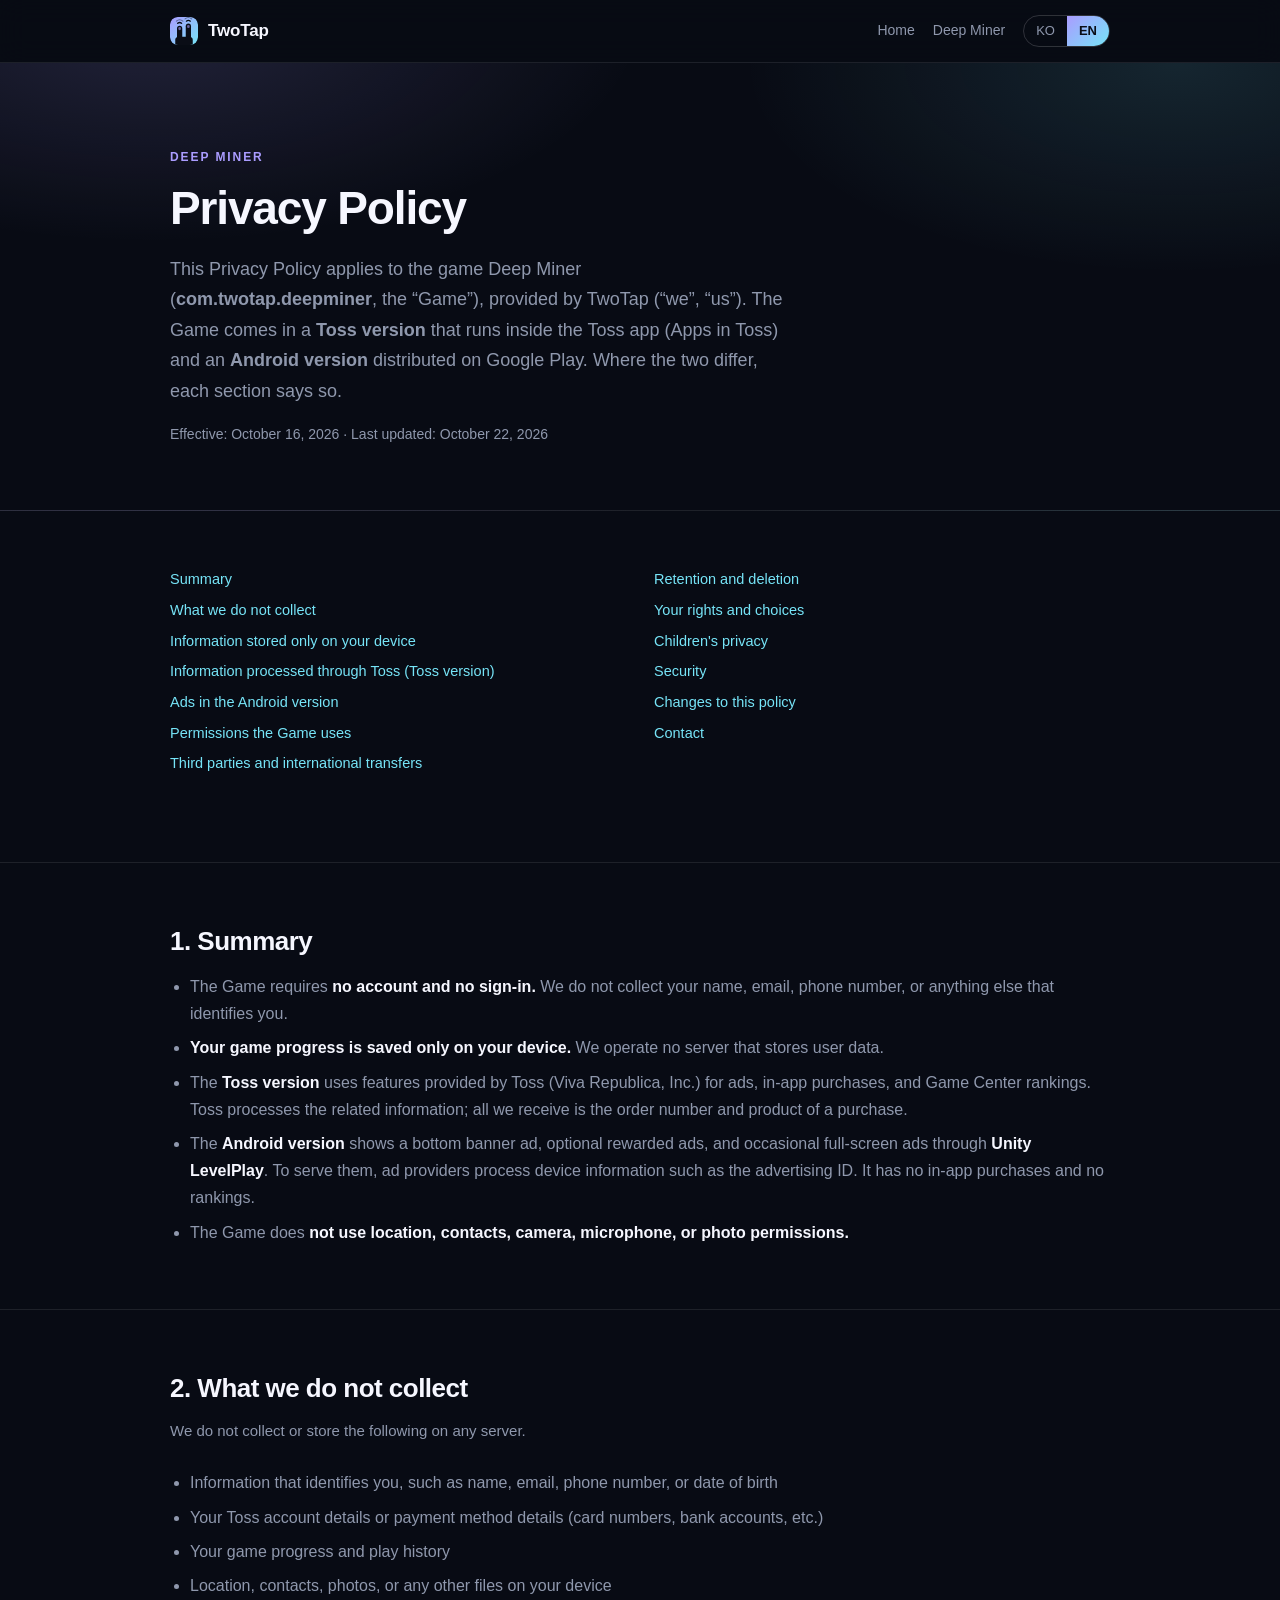
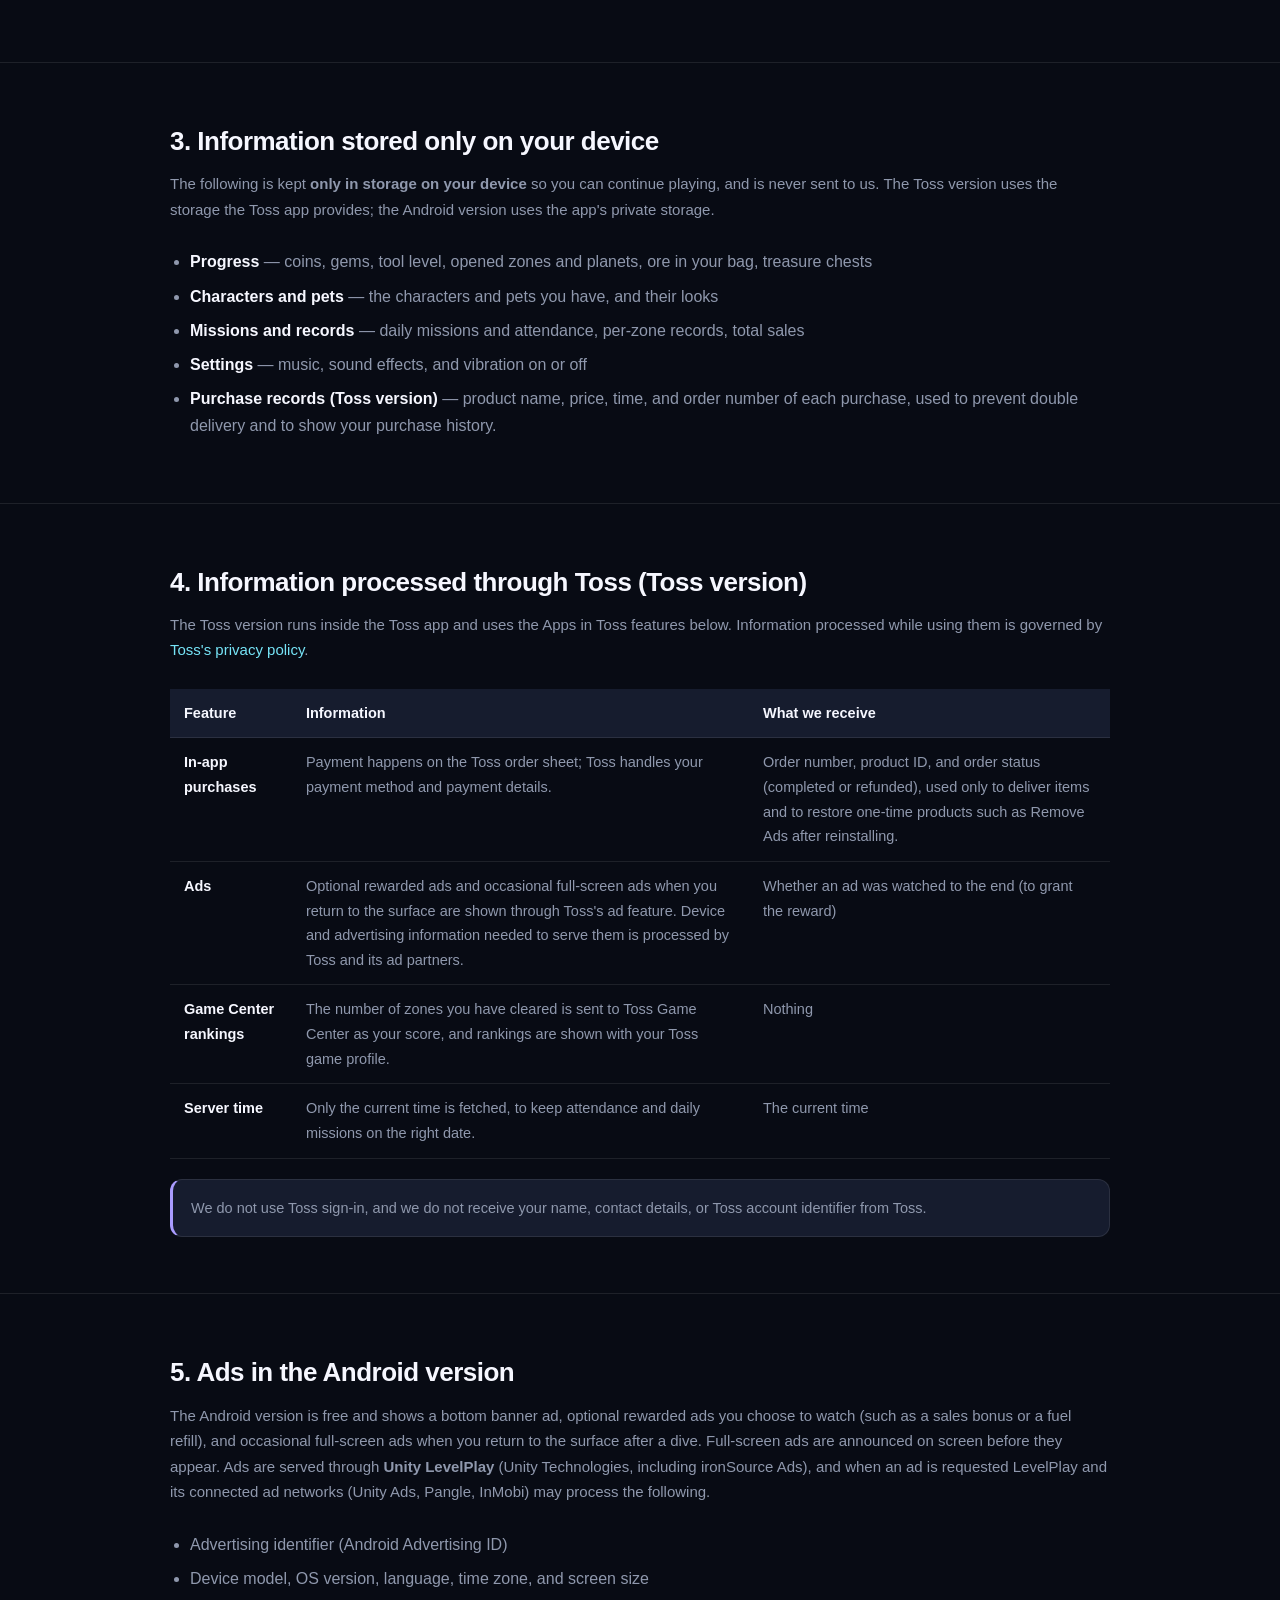
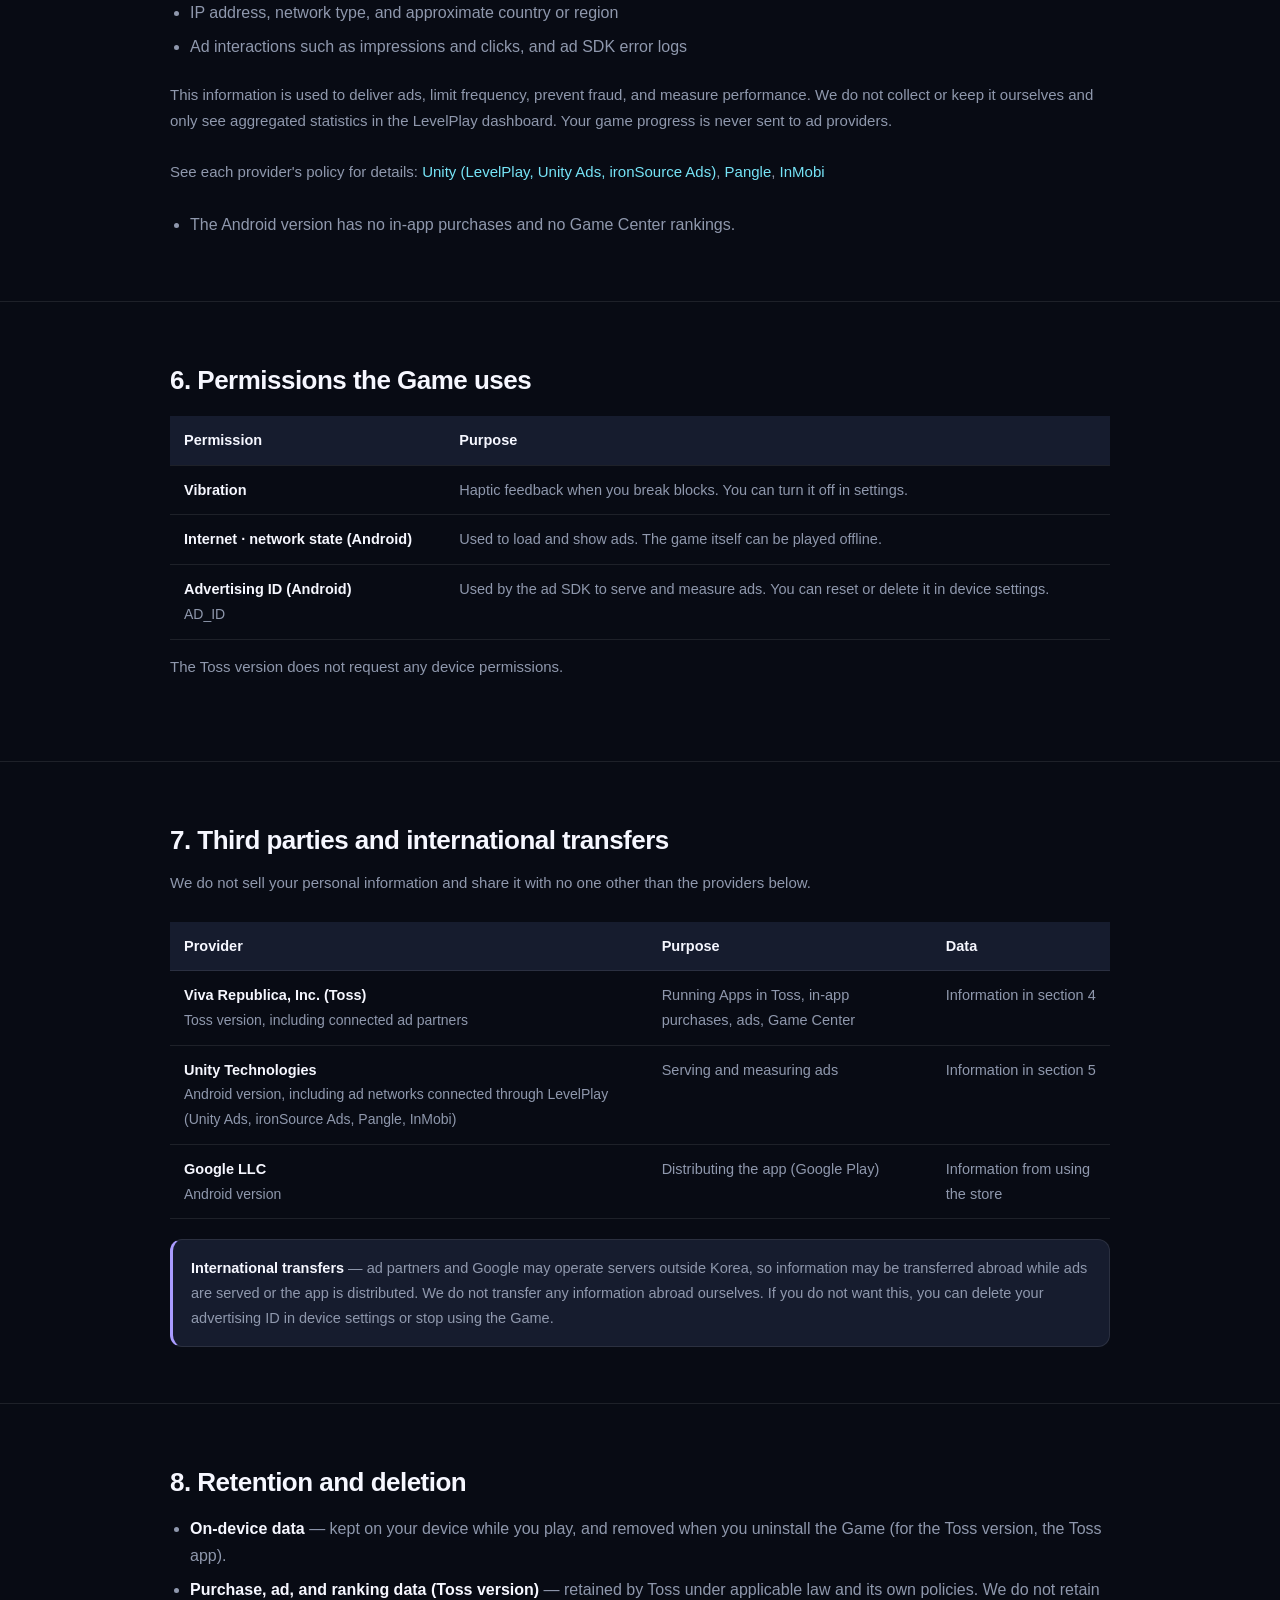
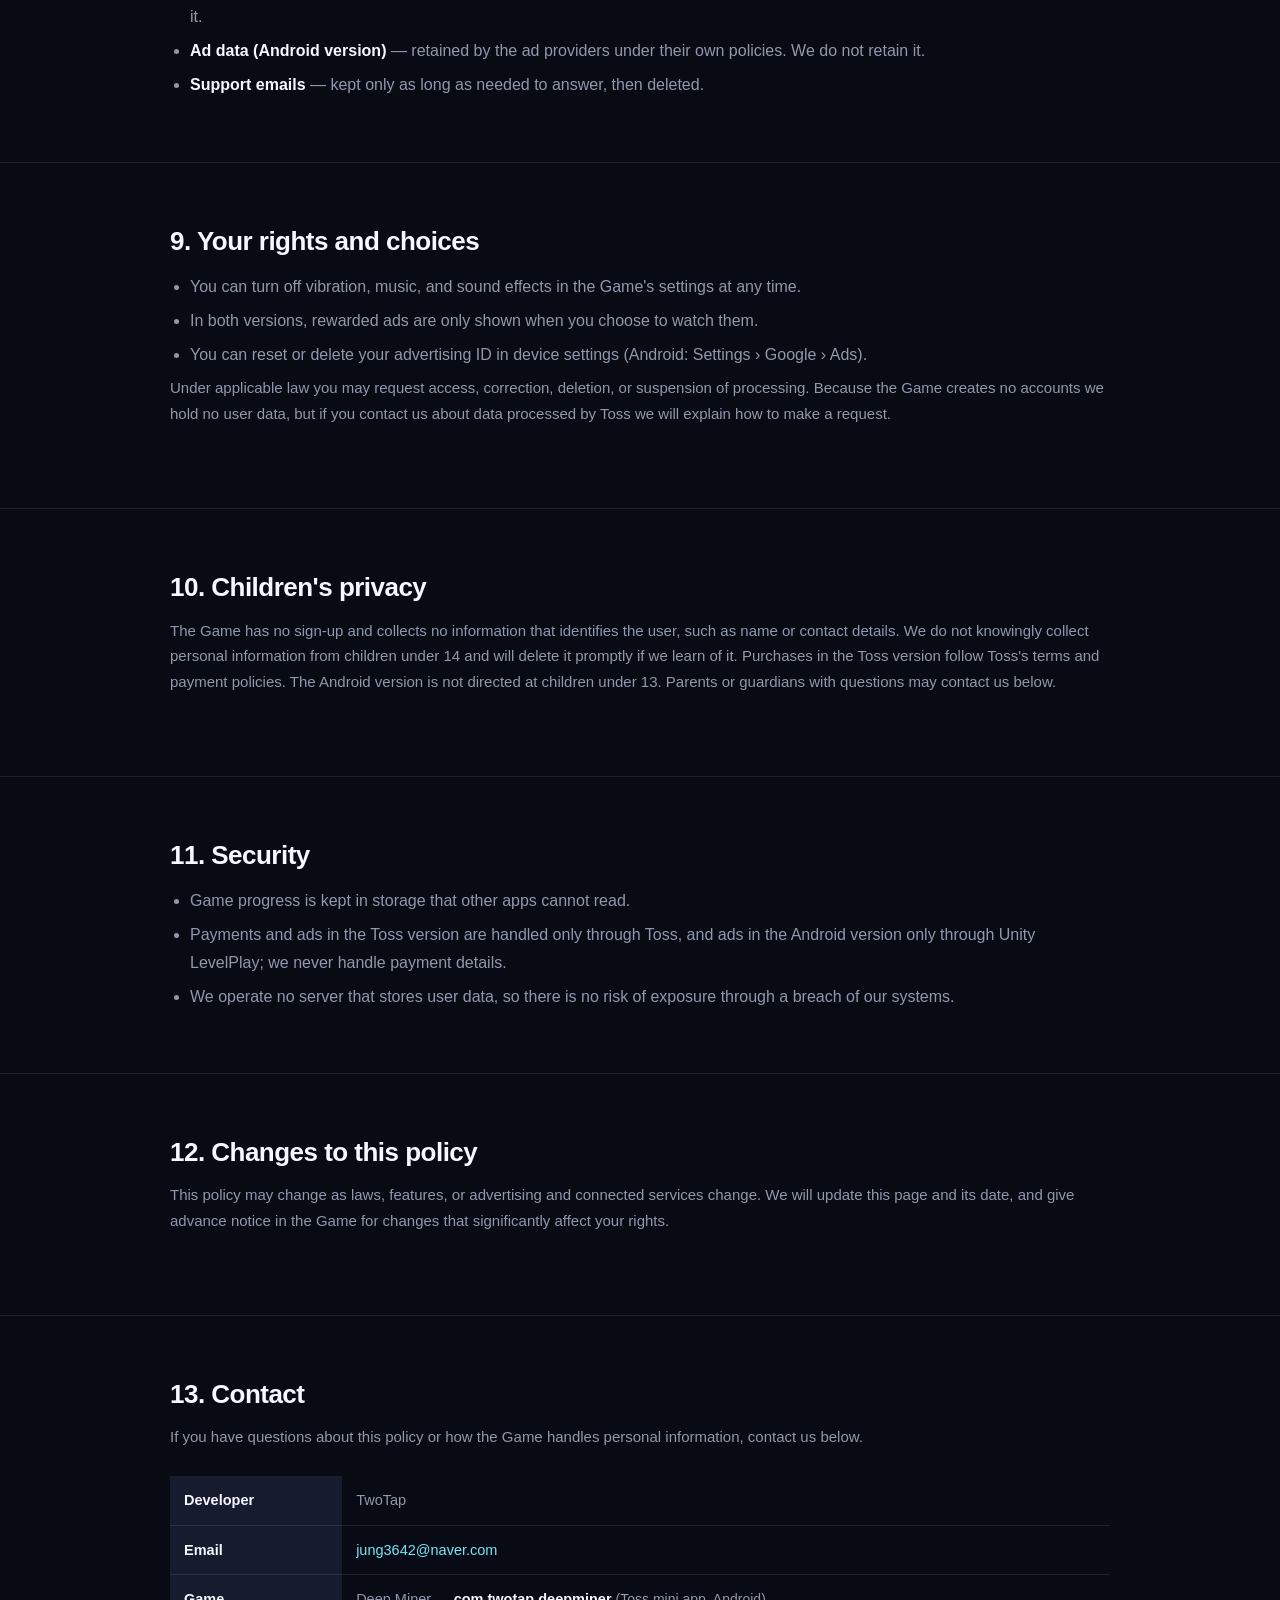
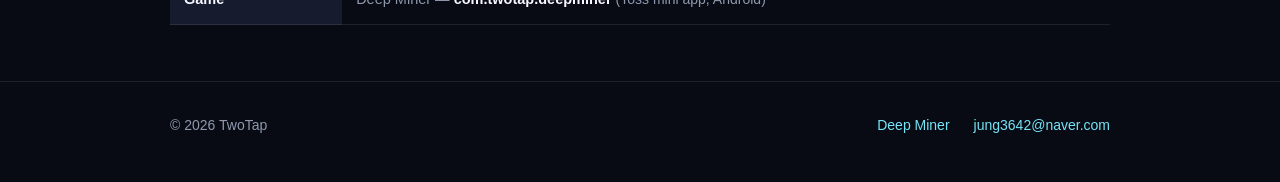
<file: deepminer/privacy.html>
<!doctype html>
<html lang="ko" data-lang="ko">
<head>
<meta charset="utf-8">
<meta name="viewport" content="width=device-width, initial-scale=1">
<title>딥 마이너: 광산 땅파기 개인정보처리방침 — TwoTap</title>
<meta name="description" content="Privacy Policy for Deep Miner (com.twotap.deepminer) by TwoTap.">
<link rel="icon" href="/assets/twotap-mark.svg" type="image/svg+xml">
<link rel="icon" href="/assets/favicon.png" sizes="64x64">
<link rel="apple-touch-icon" href="/assets/apple-touch-icon.png">
<link rel="stylesheet" href="/assets/site.css">
<script>document.documentElement.dataset.lang=(function(){try{var s=localStorage.getItem("twotap-lang");if(s==="ko"||s==="en")return s}catch(e){}return (navigator.language||"en").toLowerCase().indexOf("ko")===0?"ko":"en"})()</script>
<script src="/assets/lang.js" defer></script>
</head>
<body>

<header class="site-header">
  <div class="wrap">
    <a class="brand" href="/"><img class="mark" src="/assets/twotap-mark.svg" alt="" width="28" height="28">TwoTap</a>
    <nav class="nav">
      <a href="/"><span class="ko">홈</span><span class="en">Home</span></a>
      <a href="/deepminer/"><span class="ko">딥 마이너</span><span class="en">Deep Miner</span></a>
      <span class="lang">
        <button type="button" data-lang="ko" aria-pressed="true">KO</button>
        <button type="button" data-lang="en" aria-pressed="false">EN</button>
      </span>
    </nav>
  </div>
</header>

<div class="hero">
  <div class="wrap">
    <p class="eyebrow"><span class="ko">딥 마이너: 광산 땅파기</span><span class="en">Deep Miner</span></p>
    <h1><span class="ko">개인정보처리방침</span><span class="en">Privacy Policy</span></h1>
    <p class="lede">
      <span class="ko">TwoTap(투탭, 이하 &ldquo;개발사&rdquo;)이 제공하는 게임 딥 마이너: 광산 땅파기(<strong>com.twotap.deepminer</strong>, 이하 &ldquo;게임&rdquo;)에 적용되는 개인정보처리방침입니다. 게임은 토스 앱 안에서 실행되는 <strong>토스 버전(앱인토스)</strong>과 Google Play로 배포되는 <strong>Android 버전</strong>이 있으며, 두 버전의 차이는 각 항목에 함께 적었습니다.</span>
      <span class="en">This Privacy Policy applies to the game Deep Miner (<strong>com.twotap.deepminer</strong>, the &ldquo;Game&rdquo;), provided by TwoTap (&ldquo;we&rdquo;, &ldquo;us&rdquo;). The Game comes in a <strong>Toss version</strong> that runs inside the Toss app (Apps in Toss) and an <strong>Android version</strong> distributed on Google Play. Where the two differ, each section says so.</span>
    </p>
    <p class="meta" style="margin-top:16px;">
      <span class="ko">시행일: 2026년 10월 16일 · 최종 수정일: 2026년 10월 22일</span>
      <span class="en">Effective: October 16, 2026 · Last updated: October 22, 2026</span>
    </p>
  </div>
</div>

<section>
  <div class="wrap">
    <ol class="toc">
      <li><a href="#s1"><span class="ko">요약</span><span class="en">Summary</span></a></li>
      <li><a href="#s2"><span class="ko">수집하지 않는 정보</span><span class="en">What we do not collect</span></a></li>
      <li><a href="#s3"><span class="ko">기기에만 저장되는 정보</span><span class="en">Information stored only on your device</span></a></li>
      <li><a href="#s4"><span class="ko">토스 버전에서 토스를 통해 처리되는 정보</span><span class="en">Information processed through Toss (Toss version)</span></a></li>
      <li><a href="#s5"><span class="ko">Android 버전의 광고</span><span class="en">Ads in the Android version</span></a></li>
      <li><a href="#s6"><span class="ko">게임이 사용하는 권한</span><span class="en">Permissions the Game uses</span></a></li>
      <li><a href="#s7"><span class="ko">제3자 제공과 국외 이전</span><span class="en">Third parties and international transfers</span></a></li>
      <li><a href="#s8"><span class="ko">보유 기간과 삭제</span><span class="en">Retention and deletion</span></a></li>
      <li><a href="#s9"><span class="ko">이용자의 권리와 선택</span><span class="en">Your rights and choices</span></a></li>
      <li><a href="#s10"><span class="ko">아동·청소년의 개인정보</span><span class="en">Children's privacy</span></a></li>
      <li><a href="#s11"><span class="ko">보안</span><span class="en">Security</span></a></li>
      <li><a href="#s12"><span class="ko">방침의 변경</span><span class="en">Changes to this policy</span></a></li>
      <li><a href="#s13"><span class="ko">문의처</span><span class="en">Contact</span></a></li>
    </ol>
  </div>
</section>

<section id="s1">
  <div class="wrap">
    <h2>1. <span class="ko">요약</span><span class="en">Summary</span></h2>
    <ul class="clean">
      <li><span class="ko">게임은 <strong>회원가입과 로그인을 요구하지 않습니다.</strong> 이름, 이메일, 전화번호 등 이용자를 식별하는 정보를 수집하지 않습니다.</span><span class="en">The Game requires <strong>no account and no sign-in.</strong> We do not collect your name, email, phone number, or anything else that identifies you.</span></li>
      <li><span class="ko"><strong>게임 진행 상황은 기기 안에만 저장됩니다.</strong> 개발사는 이용자 정보를 저장하는 서버를 운영하지 않습니다.</span><span class="en"><strong>Your game progress is saved only on your device.</strong> We operate no server that stores user data.</span></li>
      <li><span class="ko"><strong>토스 버전</strong>은 토스(주식회사 비바리퍼블리카)가 제공하는 기능으로 광고, 인앱 결제, 게임센터 순위를 제공합니다. 이 과정의 정보는 토스가 처리하며, 개발사가 받는 것은 결제 주문번호와 상품 정보뿐입니다.</span><span class="en">The <strong>Toss version</strong> uses features provided by Toss (Viva Republica, Inc.) for ads, in-app purchases, and Game Center rankings. Toss processes the related information; all we receive is the order number and product of a purchase.</span></li>
      <li><span class="ko"><strong>Android 버전</strong>은 <strong>Unity LevelPlay</strong>를 통해 화면 아래 배너 광고, 이용자가 선택해서 보는 보상형 광고, 가끔 나오는 전면 광고를 표시합니다. 광고를 위해 광고 ID 등 기기 정보가 광고 사업자에게 처리됩니다. 인앱 결제와 순위 기능은 없습니다.</span><span class="en">The <strong>Android version</strong> shows a bottom banner ad, optional rewarded ads, and occasional full-screen ads through <strong>Unity LevelPlay</strong>. To serve them, ad providers process device information such as the advertising ID. It has no in-app purchases and no rankings.</span></li>
      <li><span class="ko">게임은 <strong>위치, 연락처, 카메라, 마이크, 사진 권한을 사용하지 않습니다.</strong></span><span class="en">The Game does <strong>not use location, contacts, camera, microphone, or photo permissions.</strong></span></li>
    </ul>
  </div>
</section>

<section id="s2">
  <div class="wrap">
    <h2>2. <span class="ko">수집하지 않는 정보</span><span class="en">What we do not collect</span></h2>
    <p class="section-note">
      <span class="ko">개발사는 다음 정보를 수집하거나 서버에 저장하지 않습니다.</span>
      <span class="en">We do not collect or store the following on any server.</span>
    </p>
    <ul class="clean">
      <li><span class="ko">이름, 이메일, 전화번호, 생년월일 등 이용자를 식별하는 정보</span><span class="en">Information that identifies you, such as name, email, phone number, or date of birth</span></li>
      <li><span class="ko">토스 계정 정보와 결제 수단 정보(카드 번호, 계좌 등)</span><span class="en">Your Toss account details or payment method details (card numbers, bank accounts, etc.)</span></li>
      <li><span class="ko">게임 진행 상황과 플레이 기록</span><span class="en">Your game progress and play history</span></li>
      <li><span class="ko">위치 정보, 연락처, 사진, 기기에 저장된 다른 파일</span><span class="en">Location, contacts, photos, or any other files on your device</span></li>
    </ul>
  </div>
</section>

<section id="s3">
  <div class="wrap">
    <h2>3. <span class="ko">기기에만 저장되는 정보</span><span class="en">Information stored only on your device</span></h2>
    <p class="section-note">
      <span class="ko">아래 정보는 게임을 이어서 하기 위해 <strong>기기 안의 저장소에만</strong> 보관되며, 개발사에게 전송되지 않습니다. 토스 버전은 토스 앱이 제공하는 저장소를, Android 버전은 앱 전용 저장소를 사용합니다.</span>
      <span class="en">The following is kept <strong>only in storage on your device</strong> so you can continue playing, and is never sent to us. The Toss version uses the storage the Toss app provides; the Android version uses the app's private storage.</span>
    </p>
    <ul class="clean">
      <li><span class="ko"><strong>게임 진행</strong> — 코인, 보석, 도구 단계, 연 구역과 행성, 가방 속 광물, 보물 상자</span><span class="en"><strong>Progress</strong> — coins, gems, tool level, opened zones and planets, ore in your bag, treasure chests</span></li>
      <li><span class="ko"><strong>캐릭터와 펫</strong> — 얻은 캐릭터·펫, 꾸미기</span><span class="en"><strong>Characters and pets</strong> — the characters and pets you have, and their looks</span></li>
      <li><span class="ko"><strong>미션과 기록</strong> — 일일 미션·출석, 구역별 탐사 기록, 누적 판매 금액</span><span class="en"><strong>Missions and records</strong> — daily missions and attendance, per-zone records, total sales</span></li>
      <li><span class="ko"><strong>설정</strong> — 배경음, 효과음, 진동 켜기·끄기</span><span class="en"><strong>Settings</strong> — music, sound effects, and vibration on or off</span></li>
      <li><span class="ko"><strong>구매 기록(토스 버전)</strong> — 산 상품의 이름, 가격, 시각과 주문번호. 같은 상품이 두 번 지급되지 않게 하고 구매 내역 화면에 보여 주는 데 씁니다.</span><span class="en"><strong>Purchase records (Toss version)</strong> — product name, price, time, and order number of each purchase, used to prevent double delivery and to show your purchase history.</span></li>
    </ul>
  </div>
</section>

<section id="s4">
  <div class="wrap">
    <h2>4. <span class="ko">토스 버전에서 토스를 통해 처리되는 정보</span><span class="en">Information processed through Toss (Toss version)</span></h2>
    <p class="section-note">
      <span class="ko">토스 버전은 토스 앱 안에서 실행되며, 아래 기능은 토스가 제공하는 앱인토스 기능을 사용합니다. 이 기능을 쓰는 동안의 정보 처리는 <a href="https://toss.im/privacy" target="_blank" rel="noopener">토스의 개인정보처리방침</a>을 따릅니다.</span>
      <span class="en">The Toss version runs inside the Toss app and uses the Apps in Toss features below. Information processed while using them is governed by <a href="https://toss.im/privacy" target="_blank" rel="noopener">Toss's privacy policy</a>.</span>
    </p>
    <div class="table-scroll">
      <table>
        <thead>
          <tr>
            <th><span class="ko">기능</span><span class="en">Feature</span></th>
            <th><span class="ko">처리되는 정보</span><span class="en">Information</span></th>
            <th><span class="ko">개발사가 받는 정보</span><span class="en">What we receive</span></th>
          </tr>
        </thead>
        <tbody>
          <tr>
            <td><strong><span class="ko">인앱 결제</span><span class="en">In-app purchases</span></strong></td>
            <td><span class="ko">결제는 토스 주문서에서 이루어지며, 결제 수단과 결제 정보는 토스가 처리합니다.</span><span class="en">Payment happens on the Toss order sheet; Toss handles your payment method and payment details.</span></td>
            <td><span class="ko">주문번호, 상품 ID, 주문 상태(완료·환불). 아이템 지급과, 다시 설치했을 때 광고 제거·1회 상품을 되살리는 데만 씁니다.</span><span class="en">Order number, product ID, and order status (completed or refunded), used only to deliver items and to restore one-time products such as Remove Ads after reinstalling.</span></td>
          </tr>
          <tr>
            <td><strong><span class="ko">광고</span><span class="en">Ads</span></strong></td>
            <td><span class="ko">이용자가 선택해서 보는 보상형 광고와, 지상으로 돌아올 때 가끔 나오는 전면 광고가 토스의 광고 기능으로 표시됩니다. 광고 제공에 필요한 기기·광고 정보는 토스와 토스가 연결한 광고 사업자가 처리합니다.</span><span class="en">Optional rewarded ads and occasional full-screen ads when you return to the surface are shown through Toss's ad feature. Device and advertising information needed to serve them is processed by Toss and its ad partners.</span></td>
            <td><span class="ko">광고를 끝까지 봤는지 여부(보상 지급용)</span><span class="en">Whether an ad was watched to the end (to grant the reward)</span></td>
          </tr>
          <tr>
            <td><strong><span class="ko">게임센터 순위</span><span class="en">Game Center rankings</span></strong></td>
            <td><span class="ko">뚫은 구역 수를 점수로 토스 게임센터에 보내고, 순위는 토스 게임 프로필로 표시됩니다.</span><span class="en">The number of zones you have cleared is sent to Toss Game Center as your score, and rankings are shown with your Toss game profile.</span></td>
            <td><span class="ko">없음</span><span class="en">Nothing</span></td>
          </tr>
          <tr>
            <td><strong><span class="ko">서버 시간</span><span class="en">Server time</span></strong></td>
            <td><span class="ko">출석과 일일 미션의 날짜를 맞추기 위해 현재 시각만 받아 옵니다.</span><span class="en">Only the current time is fetched, to keep attendance and daily missions on the right date.</span></td>
            <td><span class="ko">현재 시각</span><span class="en">The current time</span></td>
          </tr>
        </tbody>
      </table>
    </div>
    <div class="callout">
      <span class="ko">개발사는 토스 로그인 기능을 사용하지 않으며, 토스로부터 이용자의 이름, 연락처, 토스 계정 식별자를 받지 않습니다.</span>
      <span class="en">We do not use Toss sign-in, and we do not receive your name, contact details, or Toss account identifier from Toss.</span>
    </div>
  </div>
</section>

<section id="s5">
  <div class="wrap">
    <h2>5. <span class="ko">Android 버전의 광고</span><span class="en">Ads in the Android version</span></h2>
    <p class="section-note">
      <span class="ko">Android 버전은 무료로 제공되며 화면 아래 배너 광고, 이용자가 선택해서 보는 보상형 광고(판매 보너스, 연료 채우기 등), 탐사를 마치고 지상으로 돌아올 때 가끔 나오는 전면 광고를 표시합니다. 전면 광고는 나오기 전에 화면에 미리 알립니다. 광고는 <strong>Unity LevelPlay</strong>(Unity Technologies, ironSource Ads 포함)를 통해 제공되며, 광고 요청 시 LevelPlay와 연결된 광고 네트워크(Unity Ads, Pangle, InMobi)가 다음 정보를 처리할 수 있습니다.</span>
      <span class="en">The Android version is free and shows a bottom banner ad, optional rewarded ads you choose to watch (such as a sales bonus or a fuel refill), and occasional full-screen ads when you return to the surface after a dive. Full-screen ads are announced on screen before they appear. Ads are served through <strong>Unity LevelPlay</strong> (Unity Technologies, including ironSource Ads), and when an ad is requested LevelPlay and its connected ad networks (Unity Ads, Pangle, InMobi) may process the following.</span>
    </p>
    <ul class="clean">
      <li><span class="ko">광고 식별자(Android 광고 ID)</span><span class="en">Advertising identifier (Android Advertising ID)</span></li>
      <li><span class="ko">기기 모델, 운영체제 버전, 언어, 시간대, 화면 크기</span><span class="en">Device model, OS version, language, time zone, and screen size</span></li>
      <li><span class="ko">IP 주소와 네트워크 종류, 대략적인 국가·지역</span><span class="en">IP address, network type, and approximate country or region</span></li>
      <li><span class="ko">광고 노출·클릭 등 광고와의 상호작용, 광고 SDK의 오류 기록</span><span class="en">Ad interactions such as impressions and clicks, and ad SDK error logs</span></li>
    </ul>
    <p class="section-note" style="margin-top:22px;">
      <span class="ko">이 정보는 광고 게재, 광고 빈도 조절, 부정 클릭 방지, 광고 성과 측정에 쓰입니다. 개발사는 이 정보를 직접 수집하거나 보관하지 않으며, 집계된 광고 성과 통계만 LevelPlay 대시보드에서 확인합니다. 게임 진행 상황은 광고 사업자에게 보내지 않습니다.</span>
      <span class="en">This information is used to deliver ads, limit frequency, prevent fraud, and measure performance. We do not collect or keep it ourselves and only see aggregated statistics in the LevelPlay dashboard. Your game progress is never sent to ad providers.</span>
    </p>
    <p class="section-note">
      <span class="ko">자세한 내용은 각 사업자의 방침을 참고해 주세요: <a href="https://unity.com/legal/game-player-and-app-user-privacy-policy" target="_blank" rel="noopener">Unity(LevelPlay, Unity Ads, ironSource Ads)</a>, <a href="https://www.pangleglobal.com/privacy" target="_blank" rel="noopener">Pangle</a>, <a href="https://www.inmobi.com/privacy-policy" target="_blank" rel="noopener">InMobi</a></span>
      <span class="en">See each provider's policy for details: <a href="https://unity.com/legal/game-player-and-app-user-privacy-policy" target="_blank" rel="noopener">Unity (LevelPlay, Unity Ads, ironSource Ads)</a>, <a href="https://www.pangleglobal.com/privacy" target="_blank" rel="noopener">Pangle</a>, <a href="https://www.inmobi.com/privacy-policy" target="_blank" rel="noopener">InMobi</a></span>
    </p>
    <ul class="clean">
      <li><span class="ko">Android 버전에는 인앱 결제와 게임센터 순위가 없습니다.</span><span class="en">The Android version has no in-app purchases and no Game Center rankings.</span></li>
    </ul>
  </div>
</section>

<section id="s6">
  <div class="wrap">
    <h2>6. <span class="ko">게임이 사용하는 권한</span><span class="en">Permissions the Game uses</span></h2>
    <div class="table-scroll">
      <table>
        <thead>
          <tr>
            <th><span class="ko">권한</span><span class="en">Permission</span></th>
            <th><span class="ko">용도</span><span class="en">Purpose</span></th>
          </tr>
        </thead>
        <tbody>
          <tr>
            <td><strong><span class="ko">진동</span><span class="en">Vibration</span></strong></td>
            <td><span class="ko">블럭을 캘 때의 진동. 설정에서 끌 수 있습니다.</span><span class="en">Haptic feedback when you break blocks. You can turn it off in settings.</span></td>
          </tr>
          <tr>
            <td><strong><span class="ko">인터넷 · 네트워크 상태 (Android)</span><span class="en">Internet · network state (Android)</span></strong></td>
            <td><span class="ko">광고를 불러오고 보여 주는 데 씁니다. 게임 진행은 인터넷 없이도 할 수 있습니다.</span><span class="en">Used to load and show ads. The game itself can be played offline.</span></td>
          </tr>
          <tr>
            <td><strong><span class="ko">광고 ID (Android)</span><span class="en">Advertising ID (Android)</span></strong><br><span class="meta">AD_ID</span></td>
            <td><span class="ko">광고 SDK가 광고 게재와 성과 측정에 씁니다. 기기 설정에서 재설정하거나 삭제할 수 있습니다.</span><span class="en">Used by the ad SDK to serve and measure ads. You can reset or delete it in device settings.</span></td>
          </tr>
        </tbody>
      </table>
    </div>
    <p class="section-note" style="margin-top:14px">
      <span class="ko">토스 버전은 기기 권한을 따로 요청하지 않습니다.</span>
      <span class="en">The Toss version does not request any device permissions.</span>
    </p>
  </div>
</section>

<section id="s7">
  <div class="wrap">
    <h2>7. <span class="ko">제3자 제공과 국외 이전</span><span class="en">Third parties and international transfers</span></h2>
    <p class="section-note">
      <span class="ko">개발사는 이용자의 개인정보를 판매하지 않으며, 아래 사업자 외에는 제3자에게 제공하지 않습니다.</span>
      <span class="en">We do not sell your personal information and share it with no one other than the providers below.</span>
    </p>
    <div class="table-scroll">
      <table>
        <thead>
          <tr>
            <th><span class="ko">사업자</span><span class="en">Provider</span></th>
            <th><span class="ko">목적</span><span class="en">Purpose</span></th>
            <th><span class="ko">처리 정보</span><span class="en">Data</span></th>
          </tr>
        </thead>
        <tbody>
          <tr>
            <td><strong><span class="ko">주식회사 비바리퍼블리카(토스)</span><span class="en">Viva Republica, Inc. (Toss)</span></strong><br><span class="meta"><span class="ko">토스 버전, 연결된 광고 사업자 포함</span><span class="en">Toss version, including connected ad partners</span></span></td>
            <td><span class="ko">앱인토스 플랫폼 운영, 인앱 결제, 광고, 게임센터</span><span class="en">Running Apps in Toss, in-app purchases, ads, Game Center</span></td>
            <td><span class="ko">4항의 정보</span><span class="en">Information in section 4</span></td>
          </tr>
          <tr>
            <td><strong>Unity Technologies</strong><br><span class="meta"><span class="ko">Android 버전, LevelPlay로 연결된 광고 네트워크(Unity Ads, ironSource Ads, Pangle, InMobi) 포함</span><span class="en">Android version, including ad networks connected through LevelPlay (Unity Ads, ironSource Ads, Pangle, InMobi)</span></span></td>
            <td><span class="ko">광고 제공·측정</span><span class="en">Serving and measuring ads</span></td>
            <td><span class="ko">5항의 정보</span><span class="en">Information in section 5</span></td>
          </tr>
          <tr>
            <td><strong>Google LLC</strong><br><span class="meta"><span class="ko">Android 버전</span><span class="en">Android version</span></span></td>
            <td><span class="ko">앱 배포(Google Play)</span><span class="en">Distributing the app (Google Play)</span></td>
            <td><span class="ko">스토어 이용에 따른 정보</span><span class="en">Information from using the store</span></td>
          </tr>
        </tbody>
      </table>
    </div>
    <div class="callout">
      <span class="ko"><strong>국외 이전</strong> — 광고 사업자나 Google은 국외에 서버를 둘 수 있어, 광고 제공이나 앱 배포 과정에서 해당 정보가 국외로 이전되어 처리될 수 있습니다. 개발사가 직접 국외로 이전하는 정보는 없습니다. 원하지 않는 경우 기기 설정에서 광고 ID를 삭제하거나 게임을 사용하지 않을 수 있습니다.</span>
      <span class="en"><strong>International transfers</strong> — ad partners and Google may operate servers outside Korea, so information may be transferred abroad while ads are served or the app is distributed. We do not transfer any information abroad ourselves. If you do not want this, you can delete your advertising ID in device settings or stop using the Game.</span>
    </div>
  </div>
</section>

<section id="s8">
  <div class="wrap">
    <h2>8. <span class="ko">보유 기간과 삭제</span><span class="en">Retention and deletion</span></h2>
    <ul class="clean">
      <li><span class="ko"><strong>기기 내 정보</strong> — 게임을 하는 동안 기기에 보관되며, 게임(토스 버전은 토스 앱)을 삭제하면 기기에서 함께 삭제됩니다.</span><span class="en"><strong>On-device data</strong> — kept on your device while you play, and removed when you uninstall the Game (for the Toss version, the Toss app).</span></li>
      <li><span class="ko"><strong>결제·광고·순위 정보(토스 버전)</strong> — 토스가 관계 법령과 토스의 정책에 따라 보유합니다. 개발사는 별도로 보유하지 않습니다.</span><span class="en"><strong>Purchase, ad, and ranking data (Toss version)</strong> — retained by Toss under applicable law and its own policies. We do not retain it.</span></li>
      <li><span class="ko"><strong>광고 정보(Android 버전)</strong> — 광고 사업자가 각 사의 방침에 따라 보유합니다. 개발사는 별도로 보유하지 않습니다.</span><span class="en"><strong>Ad data (Android version)</strong> — retained by the ad providers under their own policies. We do not retain it.</span></li>
      <li><span class="ko"><strong>문의 이메일</strong> — 답변에 필요한 기간 동안만 보관하고 처리 후 삭제합니다.</span><span class="en"><strong>Support emails</strong> — kept only as long as needed to answer, then deleted.</span></li>
    </ul>
  </div>
</section>

<section id="s9">
  <div class="wrap">
    <h2>9. <span class="ko">이용자의 권리와 선택</span><span class="en">Your rights and choices</span></h2>
    <ul class="clean">
      <li><span class="ko">진동, 배경음, 효과음은 게임 설정에서 언제든지 끌 수 있습니다.</span><span class="en">You can turn off vibration, music, and sound effects in the Game's settings at any time.</span></li>
      <li><span class="ko">보상형 광고는 두 버전 모두 이용자가 원할 때만 봅니다.</span><span class="en">In both versions, rewarded ads are only shown when you choose to watch them.</span></li>
      <li><span class="ko">기기 설정에서 광고 ID를 재설정하거나 삭제할 수 있습니다(Android: 설정 › Google › 광고).</span><span class="en">You can reset or delete your advertising ID in device settings (Android: Settings › Google › Ads).</span></li>
    </ul>
    <p class="section-note">
      <span class="ko">「개인정보 보호법」 등 관계 법령에 따라 열람, 정정, 삭제, 처리정지를 요구할 수 있습니다. 게임은 계정을 만들지 않으므로 개발사가 보유한 이용자 정보는 없으나, 토스가 처리하는 정보에 대한 요청은 아래 문의처로 연락해 주시면 절차를 안내해 드립니다.</span>
      <span class="en">Under applicable law you may request access, correction, deletion, or suspension of processing. Because the Game creates no accounts we hold no user data, but if you contact us about data processed by Toss we will explain how to make a request.</span>
    </p>
  </div>
</section>

<section id="s10">
  <div class="wrap">
    <h2>10. <span class="ko">아동·청소년의 개인정보</span><span class="en">Children's privacy</span></h2>
    <p class="section-note">
      <span class="ko">게임은 회원가입이 없고 이름·연락처 등 이용자를 식별하는 정보를 수집하지 않습니다. 만 14세 미만 아동으로부터 개인정보를 고의로 수집하지 않으며, 그러한 사실을 확인한 경우 지체 없이 삭제합니다. 토스 버전의 결제는 토스의 이용 조건과 결제 정책을 따릅니다. Android 버전은 만 13세 미만 아동을 주 대상으로 하지 않습니다. 보호자께서 궁금한 점이 있으면 아래 문의처로 연락해 주세요.</span>
      <span class="en">The Game has no sign-up and collects no information that identifies the user, such as name or contact details. We do not knowingly collect personal information from children under 14 and will delete it promptly if we learn of it. Purchases in the Toss version follow Toss's terms and payment policies. The Android version is not directed at children under 13. Parents or guardians with questions may contact us below.</span>
    </p>
  </div>
</section>

<section id="s11">
  <div class="wrap">
    <h2>11. <span class="ko">보안</span><span class="en">Security</span></h2>
    <ul class="clean">
      <li><span class="ko">게임 진행 정보는 다른 앱이 접근할 수 없는 저장 영역에 보관합니다.</span><span class="en">Game progress is kept in storage that other apps cannot read.</span></li>
      <li><span class="ko">토스 버전의 결제와 광고는 토스가 제공하는 기능으로, Android 버전의 광고는 Unity LevelPlay로만 처리하며, 개발사는 결제 정보를 다루지 않습니다.</span><span class="en">Payments and ads in the Toss version are handled only through Toss, and ads in the Android version only through Unity LevelPlay; we never handle payment details.</span></li>
      <li><span class="ko">개발사는 이용자 정보를 저장하는 서버를 운영하지 않으므로, 서버 유출로 인한 노출 위험이 없습니다.</span><span class="en">We operate no server that stores user data, so there is no risk of exposure through a breach of our systems.</span></li>
    </ul>
  </div>
</section>

<section id="s12">
  <div class="wrap">
    <h2>12. <span class="ko">방침의 변경</span><span class="en">Changes to this policy</span></h2>
    <p class="section-note">
      <span class="ko">법령 변경, 기능 추가, 광고 또는 연동 서비스 변경에 따라 이 방침이 수정될 수 있습니다. 변경 시 이 페이지의 내용과 최종 수정일을 갱신하며, 이용자 권리에 중대한 영향을 주는 변경은 게임 내 공지 등으로 사전에 안내합니다.</span>
      <span class="en">This policy may change as laws, features, or advertising and connected services change. We will update this page and its date, and give advance notice in the Game for changes that significantly affect your rights.</span>
    </p>
  </div>
</section>

<section id="s13">
  <div class="wrap">
    <h2>13. <span class="ko">문의처</span><span class="en">Contact</span></h2>
    <p class="section-note">
      <span class="ko">이 방침이나 게임의 개인정보 처리에 대해 궁금한 점이 있으면 아래로 연락해 주세요.</span>
      <span class="en">If you have questions about this policy or how the Game handles personal information, contact us below.</span>
    </p>
    <div class="table-scroll">
      <table>
        <tbody>
          <tr>
            <th><span class="ko">개발사</span><span class="en">Developer</span></th>
            <td>TwoTap<span class="ko"> (투탭)</span></td>
          </tr>
          <tr>
            <th><span class="ko">이메일</span><span class="en">Email</span></th>
            <td><a href="mailto:jung3642@naver.com">jung3642@naver.com</a></td>
          </tr>
          <tr>
            <th><span class="ko">게임</span><span class="en">Game</span></th>
            <td><span class="ko">딥 마이너: 광산 땅파기</span><span class="en">Deep Miner</span> — <strong>com.twotap.deepminer</strong> <span class="meta"><span class="ko">(토스 앱인토스, Android)</span><span class="en">(Toss mini app, Android)</span></span></td>
          </tr>
        </tbody>
      </table>
    </div>
  </div>
</section>

<footer class="site-footer">
  <div class="wrap">
    <span>&copy; 2026 TwoTap<span class="ko"> (투탭)</span></span>
    <span class="spacer"></span>
    <a href="/deepminer/"><span class="ko">딥 마이너</span><span class="en">Deep Miner</span></a>
    <a href="mailto:jung3642@naver.com">jung3642@naver.com</a>
  </div>
</footer>

</body>
</html>
</file>
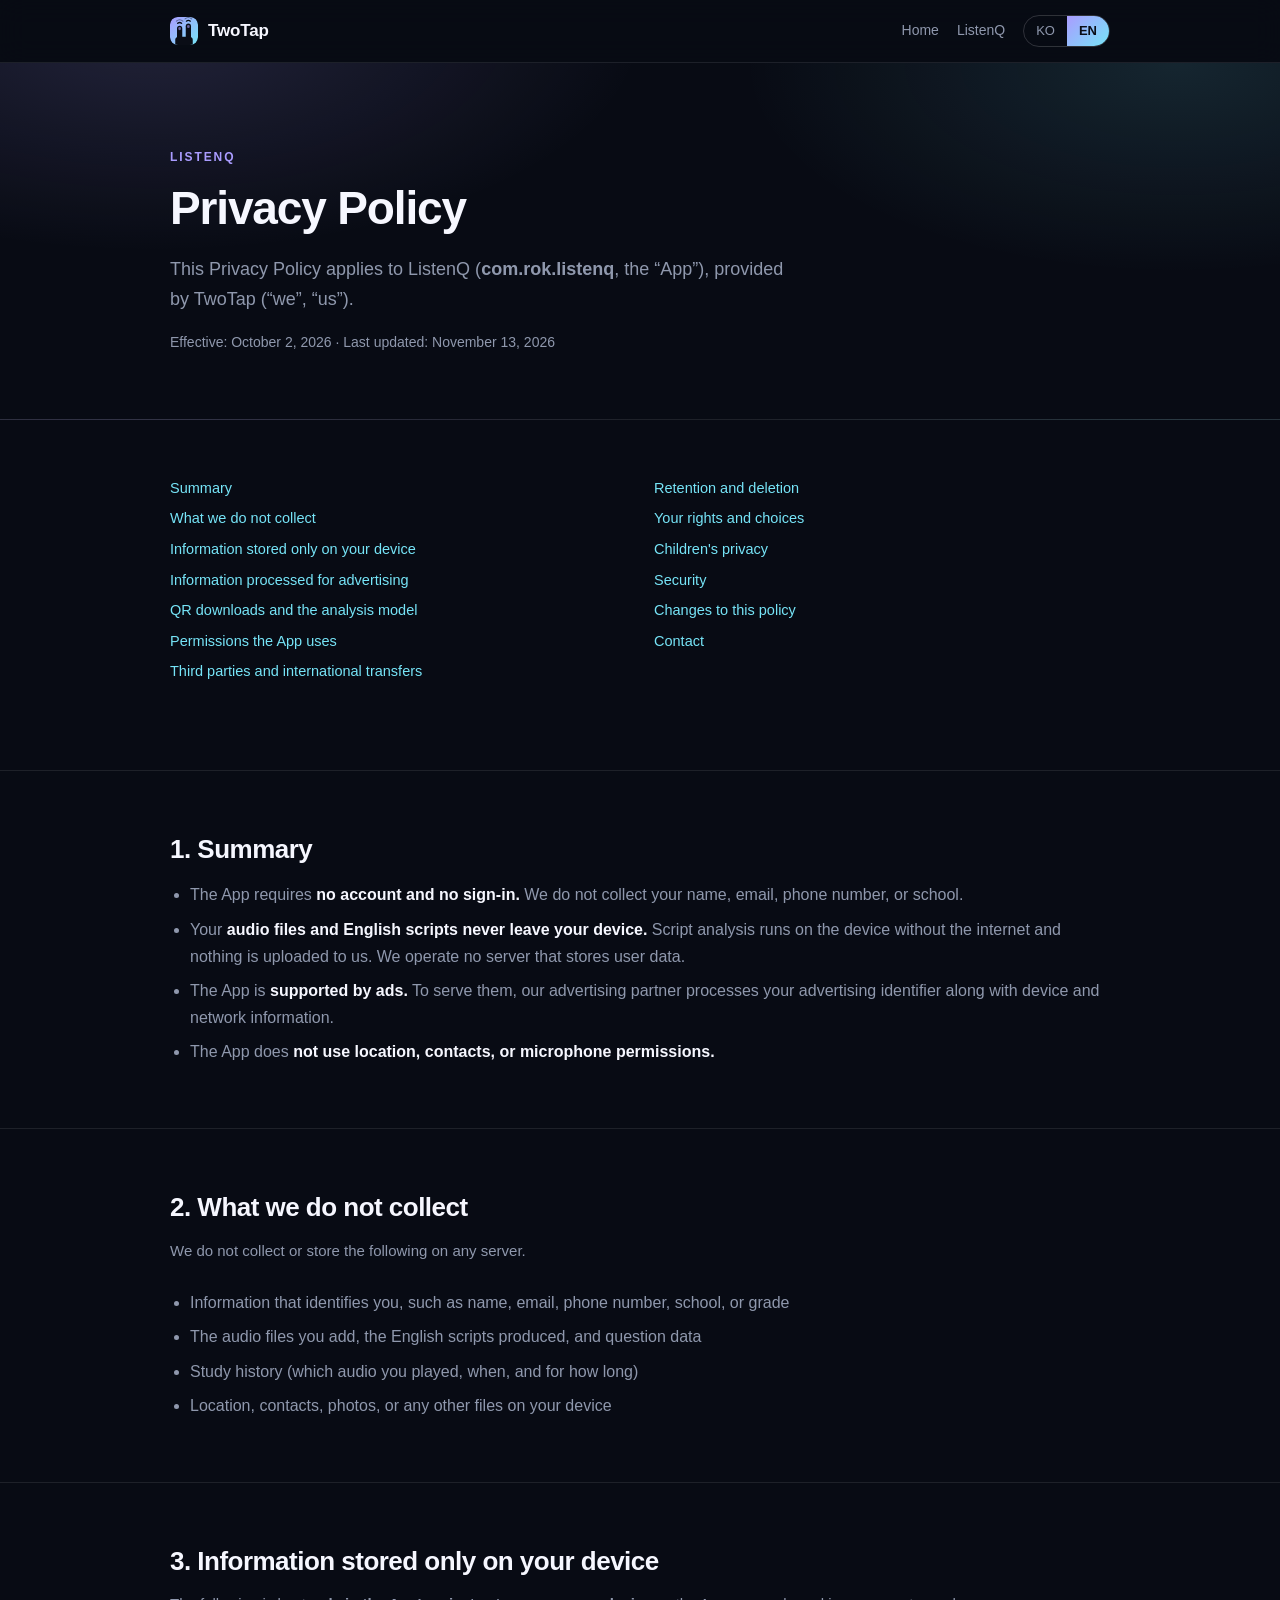
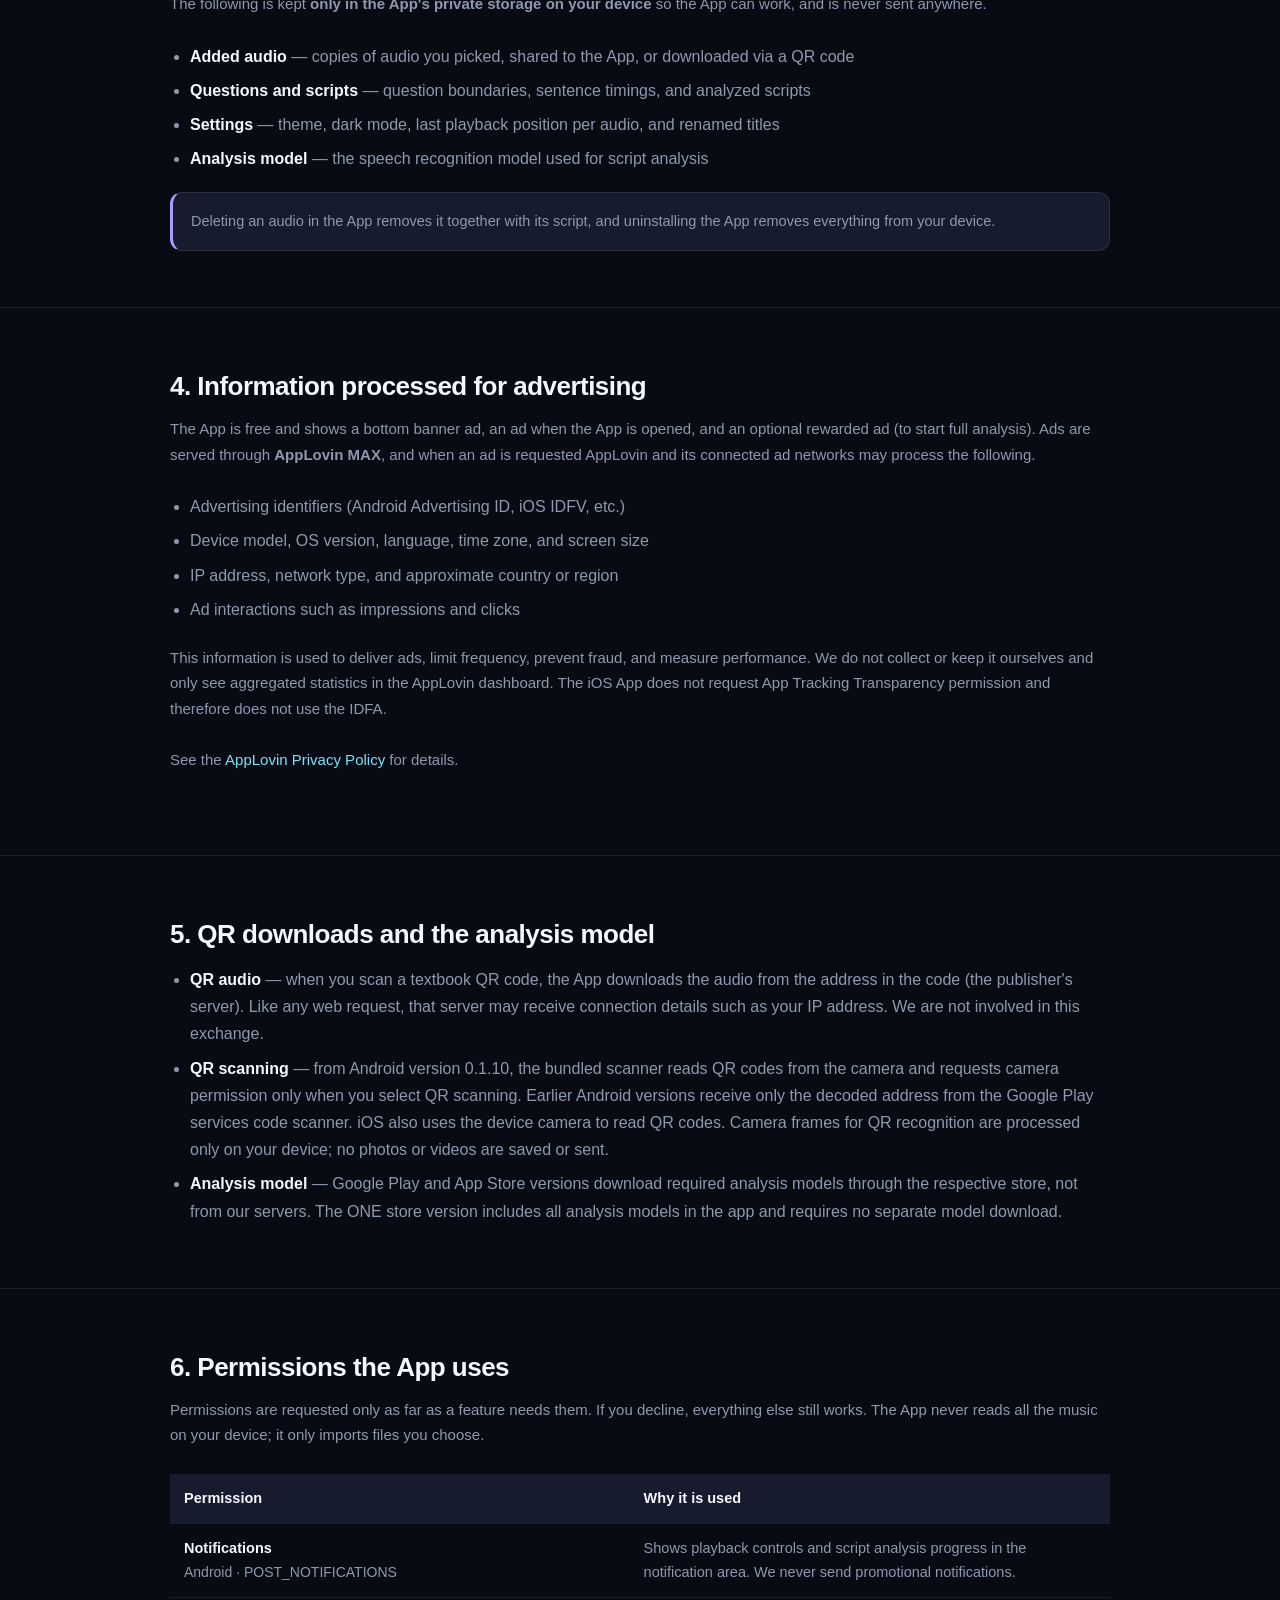
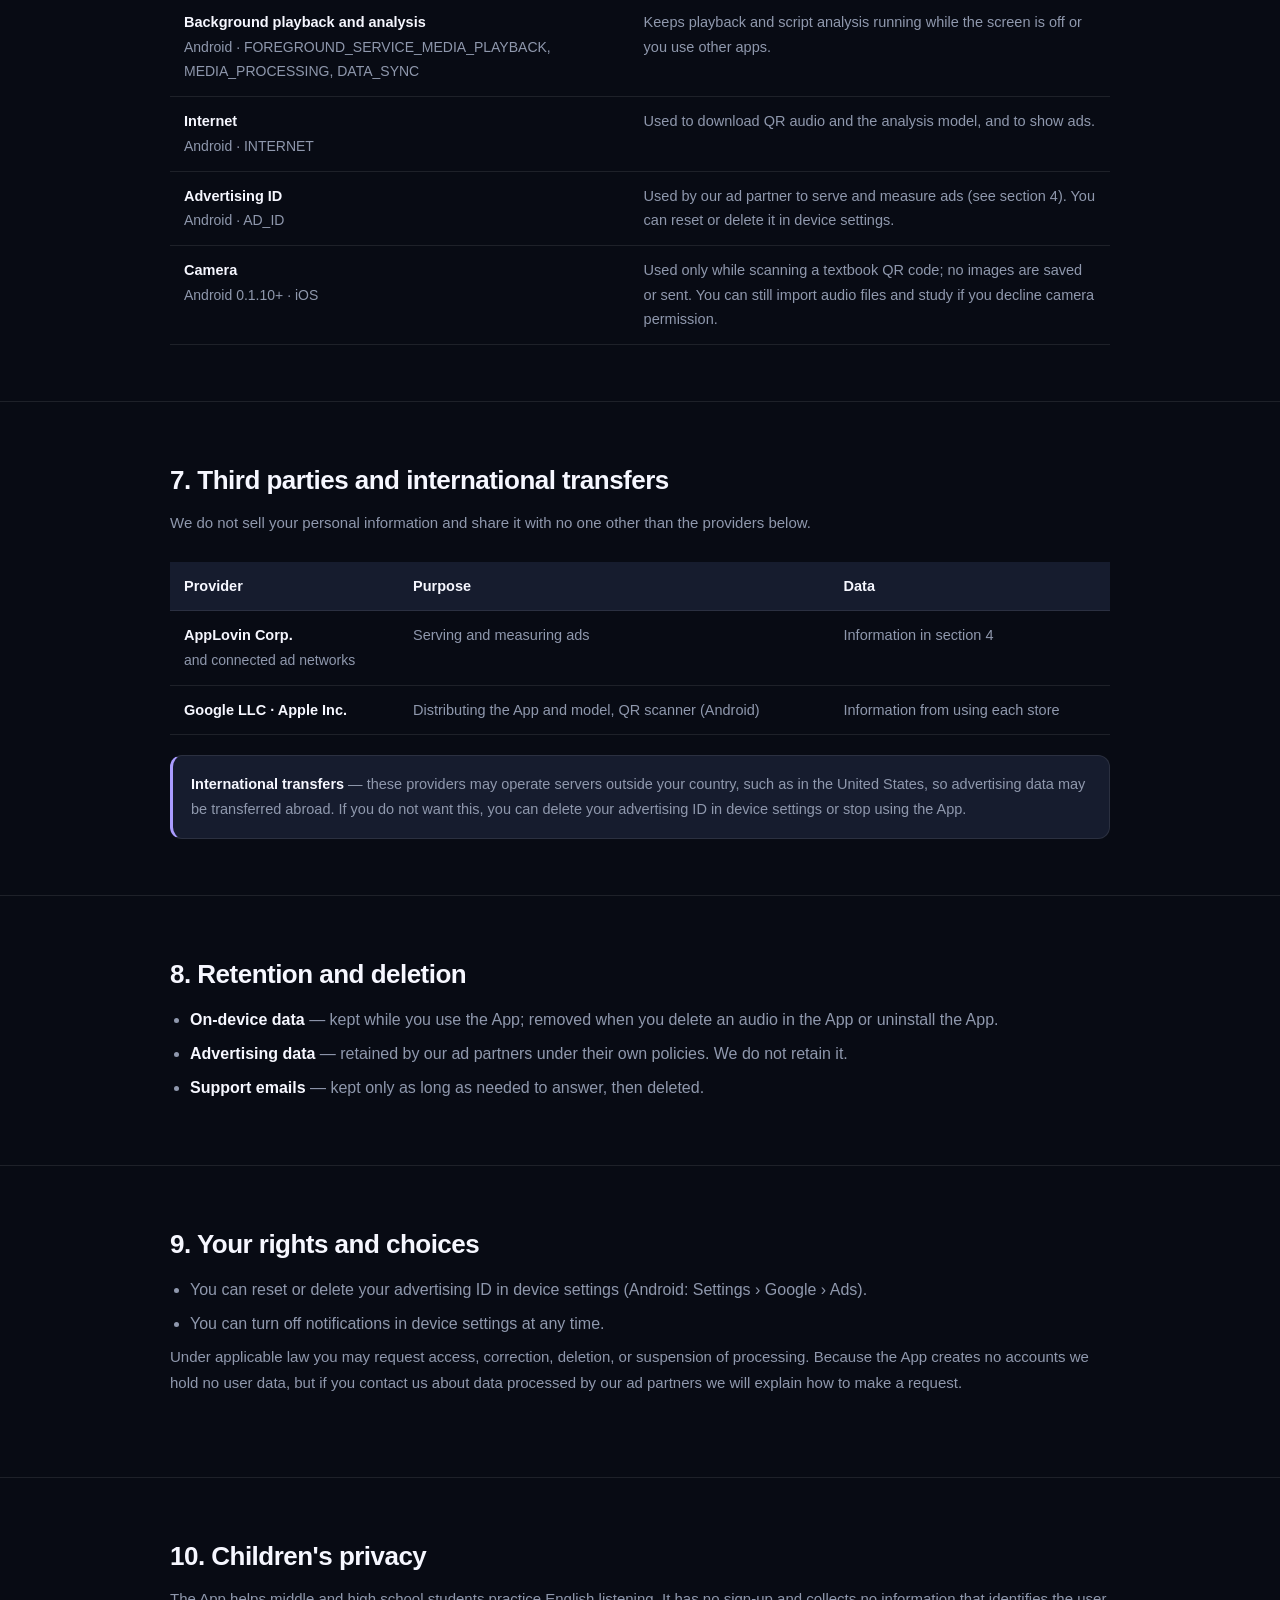
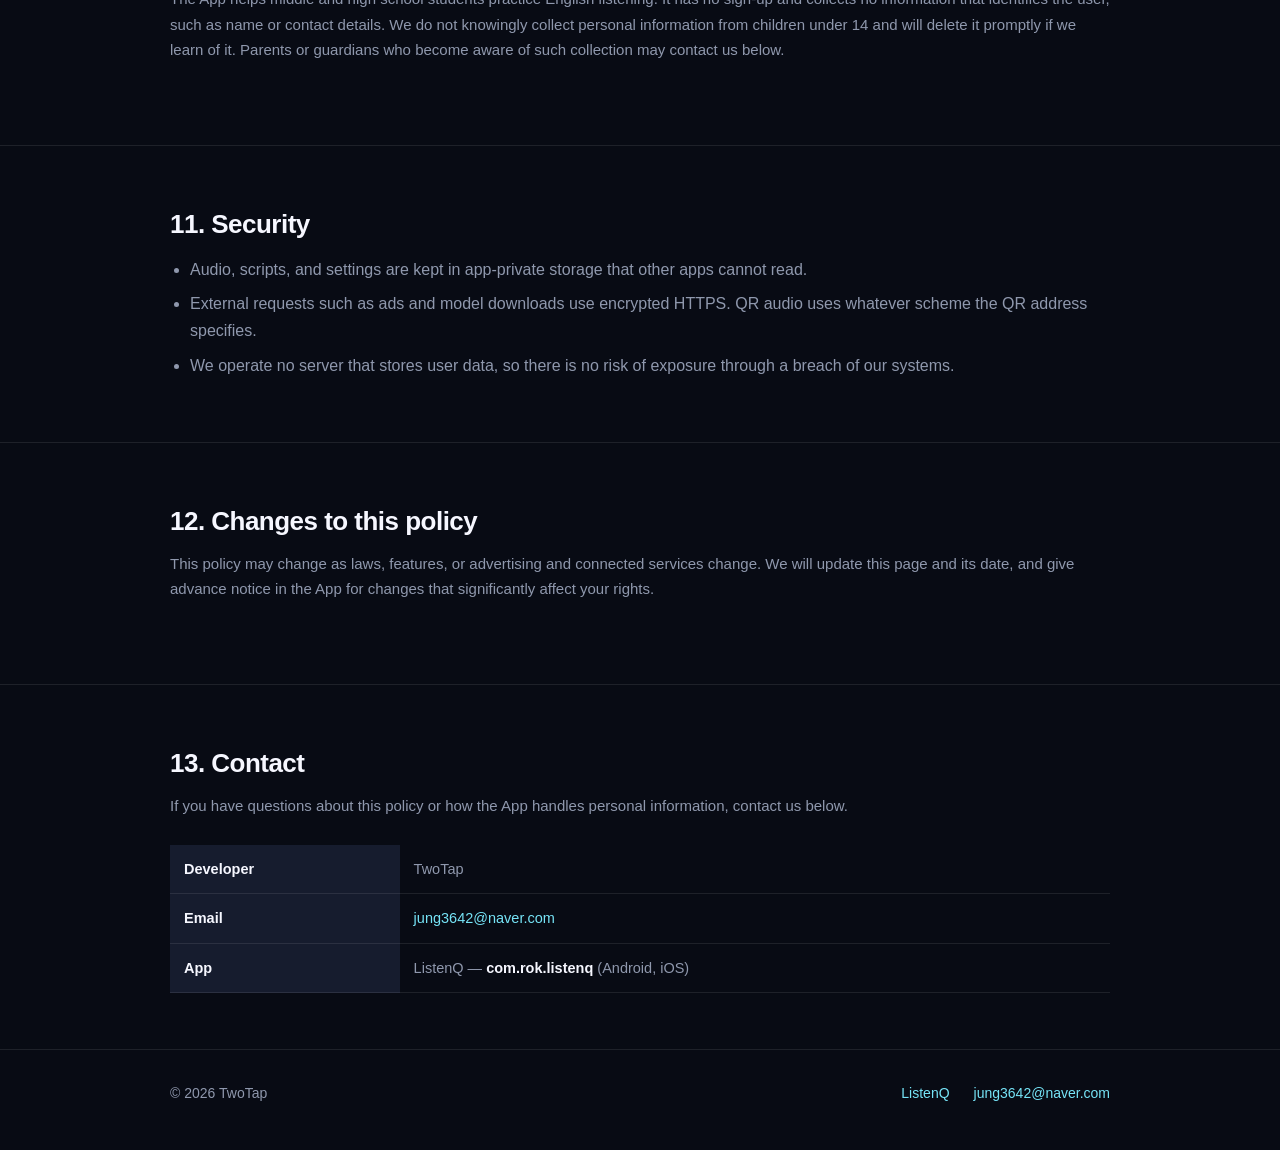
<file: lq/privacy.html>
<!doctype html>
<html lang="ko" data-lang="ko">
<head>
<meta charset="utf-8">
<meta name="viewport" content="width=device-width, initial-scale=1">
<title>Privacy Policy — ListenQ</title>
<meta name="description" content="Privacy Policy for ListenQ (com.rok.listenq) by TwoTap.">
<link rel="icon" href="/assets/twotap-mark.svg" type="image/svg+xml">
<link rel="icon" href="/assets/favicon.png" sizes="64x64">
<link rel="apple-touch-icon" href="/assets/apple-touch-icon.png">
<link rel="stylesheet" href="/assets/site.css">
<script>document.documentElement.dataset.lang=(function(){try{var s=localStorage.getItem("twotap-lang");if(s==="ko"||s==="en")return s}catch(e){}return (navigator.language||"en").toLowerCase().indexOf("ko")===0?"ko":"en"})()</script>
<script src="/assets/lang.js" defer></script>
</head>
<body>

<header class="site-header">
  <div class="wrap">
    <a class="brand" href="/"><img class="mark" src="/assets/twotap-mark.svg" alt="" width="28" height="28">TwoTap</a>
    <nav class="nav">
      <a href="/"><span class="ko">홈</span><span class="en">Home</span></a>
      <a href="/lq/">ListenQ</a>
      <span class="lang">
        <button type="button" data-lang="ko" aria-pressed="true">KO</button>
        <button type="button" data-lang="en" aria-pressed="false">EN</button>
      </span>
    </nav>
  </div>
</header>

<div class="hero">
  <div class="wrap">
    <p class="eyebrow">ListenQ</p>
    <h1><span class="ko">개인정보처리방침</span><span class="en">Privacy Policy</span></h1>
    <p class="lede">
      <span class="ko">TwoTap(투탭, 이하 &ldquo;개발사&rdquo;)가 제공하는 ListenQ(<strong>com.rok.listenq</strong>, 이하 &ldquo;앱&rdquo;)에 적용되는 개인정보처리방침입니다.</span>
      <span class="en">This Privacy Policy applies to ListenQ (<strong>com.rok.listenq</strong>, the &ldquo;App&rdquo;), provided by TwoTap (&ldquo;we&rdquo;, &ldquo;us&rdquo;).</span>
    </p>
    <p class="meta" style="margin-top:16px;">
      <span class="ko">시행일: 2026년 10월 2일 · 최종 수정일: 2026년 11월 13일</span>
      <span class="en">Effective: October 2, 2026 · Last updated: November 13, 2026</span>
    </p>
  </div>
</div>

<section>
  <div class="wrap">
    <ol class="toc">
      <li><a href="#s1"><span class="ko">요약</span><span class="en">Summary</span></a></li>
      <li><a href="#s2"><span class="ko">수집하지 않는 정보</span><span class="en">What we do not collect</span></a></li>
      <li><a href="#s3"><span class="ko">기기에만 저장되는 정보</span><span class="en">Information stored only on your device</span></a></li>
      <li><a href="#s4"><span class="ko">광고를 통해 처리되는 정보</span><span class="en">Information processed for advertising</span></a></li>
      <li><a href="#s5"><span class="ko">QR 음원 내려받기와 분석 모델</span><span class="en">QR downloads and the analysis model</span></a></li>
      <li><a href="#s6"><span class="ko">앱이 사용하는 권한</span><span class="en">Permissions the App uses</span></a></li>
      <li><a href="#s7"><span class="ko">제3자 제공과 국외 이전</span><span class="en">Third parties and international transfers</span></a></li>
      <li><a href="#s8"><span class="ko">보유 기간과 삭제</span><span class="en">Retention and deletion</span></a></li>
      <li><a href="#s9"><span class="ko">이용자의 권리와 선택</span><span class="en">Your rights and choices</span></a></li>
      <li><a href="#s10"><span class="ko">아동·청소년의 개인정보</span><span class="en">Children's privacy</span></a></li>
      <li><a href="#s11"><span class="ko">보안</span><span class="en">Security</span></a></li>
      <li><a href="#s12"><span class="ko">방침의 변경</span><span class="en">Changes to this policy</span></a></li>
      <li><a href="#s13"><span class="ko">문의처</span><span class="en">Contact</span></a></li>
    </ol>
  </div>
</section>

<section id="s1">
  <div class="wrap">
    <h2>1. <span class="ko">요약</span><span class="en">Summary</span></h2>
    <ul class="clean">
      <li><span class="ko">앱은 <strong>회원가입과 로그인을 요구하지 않습니다.</strong> 이름, 이메일, 전화번호, 학교 등 계정 정보를 수집하지 않습니다.</span><span class="en">The App requires <strong>no account and no sign-in.</strong> We do not collect your name, email, phone number, or school.</span></li>
      <li><span class="ko">담아둔 <strong>음원과 영어 스크립트는 기기를 벗어나지 않습니다.</strong> 스크립트 분석은 인터넷 없이 기기 안에서 이루어지며, 개발사 서버로 업로드되지 않습니다. 개발사는 이용자 정보를 저장하는 서버를 운영하지 않습니다.</span><span class="en">Your <strong>audio files and English scripts never leave your device.</strong> Script analysis runs on the device without the internet and nothing is uploaded to us. We operate no server that stores user data.</span></li>
      <li><span class="ko">앱은 <strong>광고로 운영</strong>되며, 광고 제공을 위해 광고 파트너가 광고 식별자와 기기·네트워크 정보를 처리합니다.</span><span class="en">The App is <strong>supported by ads.</strong> To serve them, our advertising partner processes your advertising identifier along with device and network information.</span></li>
      <li><span class="ko">앱은 <strong>위치, 연락처, 마이크 권한을 사용하지 않습니다.</strong></span><span class="en">The App does <strong>not use location, contacts, or microphone permissions.</strong></span></li>
    </ul>
  </div>
</section>

<section id="s2">
  <div class="wrap">
    <h2>2. <span class="ko">수집하지 않는 정보</span><span class="en">What we do not collect</span></h2>
    <p class="section-note">
      <span class="ko">개발사는 다음 정보를 수집하거나 서버에 저장하지 않습니다.</span>
      <span class="en">We do not collect or store the following on any server.</span>
    </p>
    <ul class="clean">
      <li><span class="ko">이름, 이메일, 전화번호, 학교, 학년 등 이용자를 식별하는 정보</span><span class="en">Information that identifies you, such as name, email, phone number, school, or grade</span></li>
      <li><span class="ko">앱에 담은 음원 파일, 분석한 영어 스크립트, 문항 정보</span><span class="en">The audio files you add, the English scripts produced, and question data</span></li>
      <li><span class="ko">학습 기록(어떤 음원을 언제, 얼마나 들었는지)</span><span class="en">Study history (which audio you played, when, and for how long)</span></li>
      <li><span class="ko">위치 정보, 연락처, 사진, 기기에 저장된 다른 파일</span><span class="en">Location, contacts, photos, or any other files on your device</span></li>
    </ul>
  </div>
</section>

<section id="s3">
  <div class="wrap">
    <h2>3. <span class="ko">기기에만 저장되는 정보</span><span class="en">Information stored only on your device</span></h2>
    <p class="section-note">
      <span class="ko">아래 정보는 앱이 동작하기 위해 <strong>기기 내부의 앱 전용 저장소에만</strong> 보관되며, 외부로 전송되지 않습니다.</span>
      <span class="en">The following is kept <strong>only in the App's private storage on your device</strong> so the App can work, and is never sent anywhere.</span>
    </p>
    <ul class="clean">
      <li><span class="ko"><strong>담아둔 음원</strong> — 이용자가 직접 고르거나, 공유하거나, QR로 내려받은 음원의 사본</span><span class="en"><strong>Added audio</strong> — copies of audio you picked, shared to the App, or downloaded via a QR code</span></li>
      <li><span class="ko"><strong>문항 정보와 영어 스크립트</strong> — 문항 경계, 문장별 시각, 분석한 스크립트</span><span class="en"><strong>Questions and scripts</strong> — question boundaries, sentence timings, and analyzed scripts</span></li>
      <li><span class="ko"><strong>앱 설정</strong> — 테마, 다크 모드, 음원별 마지막 재생 위치, 바꾼 제목</span><span class="en"><strong>Settings</strong> — theme, dark mode, last playback position per audio, and renamed titles</span></li>
      <li><span class="ko"><strong>분석 모델</strong> — 스크립트 분석에 쓰는 음성 인식 모델</span><span class="en"><strong>Analysis model</strong> — the speech recognition model used for script analysis</span></li>
    </ul>
    <div class="callout">
      <span class="ko">앱 안에서 음원을 지우면 그 음원과 스크립트가 함께 삭제되며, 앱을 삭제하면 모든 정보가 기기에서 삭제됩니다.</span>
      <span class="en">Deleting an audio in the App removes it together with its script, and uninstalling the App removes everything from your device.</span>
    </div>
  </div>
</section>

<section id="s4">
  <div class="wrap">
    <h2>4. <span class="ko">광고를 통해 처리되는 정보</span><span class="en">Information processed for advertising</span></h2>
    <p class="section-note">
      <span class="ko">앱은 무료로 제공되며 화면 아래 배너 광고, 앱을 열 때의 광고, 이용자가 선택해서 보는 보상형 광고(전체 분석 시작)를 표시합니다. 광고는 <strong>AppLovin MAX</strong>를 통해 제공되며, 광고 요청 시 AppLovin 및 연결된 광고 네트워크가 다음 정보를 처리할 수 있습니다.</span>
      <span class="en">The App is free and shows a bottom banner ad, an ad when the App is opened, and an optional rewarded ad (to start full analysis). Ads are served through <strong>AppLovin MAX</strong>, and when an ad is requested AppLovin and its connected ad networks may process the following.</span>
    </p>
    <ul class="clean">
      <li><span class="ko">광고 식별자(Android 광고 ID, iOS IDFV 등)</span><span class="en">Advertising identifiers (Android Advertising ID, iOS IDFV, etc.)</span></li>
      <li><span class="ko">기기 모델, 운영체제 버전, 언어, 시간대, 화면 크기</span><span class="en">Device model, OS version, language, time zone, and screen size</span></li>
      <li><span class="ko">IP 주소와 네트워크 종류, 대략적인 국가·지역</span><span class="en">IP address, network type, and approximate country or region</span></li>
      <li><span class="ko">광고 노출·클릭 등 광고와의 상호작용</span><span class="en">Ad interactions such as impressions and clicks</span></li>
    </ul>
    <p class="section-note" style="margin-top:22px;">
      <span class="ko">이 정보는 광고 게재, 광고 빈도 조절, 부정 클릭 방지, 광고 성과 측정에 쓰입니다. 개발사는 이 정보를 직접 수집하거나 보관하지 않으며, 집계된 광고 성과 통계만 AppLovin 대시보드에서 확인합니다. iOS 앱은 앱 추적 허용(ATT)을 요청하지 않으므로 IDFA를 사용하지 않습니다.</span>
      <span class="en">This information is used to deliver ads, limit frequency, prevent fraud, and measure performance. We do not collect or keep it ourselves and only see aggregated statistics in the AppLovin dashboard. The iOS App does not request App Tracking Transparency permission and therefore does not use the IDFA.</span>
    </p>
    <p class="section-note">
      <span class="ko">자세한 내용은 <a href="https://www.applovin.com/privacy/" target="_blank" rel="noopener">AppLovin 개인정보처리방침</a>을 참고해 주세요.</span>
      <span class="en">See the <a href="https://www.applovin.com/privacy/" target="_blank" rel="noopener">AppLovin Privacy Policy</a> for details.</span>
    </p>
  </div>
</section>

<section id="s5">
  <div class="wrap">
    <h2>5. <span class="ko">QR 음원 내려받기와 분석 모델</span><span class="en">QR downloads and the analysis model</span></h2>
    <ul class="clean">
      <li><span class="ko"><strong>QR 음원</strong> — 이용자가 교재의 QR을 찍으면 QR에 적힌 주소(출판사 서버)에서 음원을 내려받습니다. 이때 출판사 서버는 일반적인 웹 접속과 같이 IP 주소 등 접속 정보를 받을 수 있습니다. 개발사는 이 과정에 관여하지 않습니다.</span><span class="en"><strong>QR audio</strong> — when you scan a textbook QR code, the App downloads the audio from the address in the code (the publisher's server). Like any web request, that server may receive connection details such as your IP address. We are not involved in this exchange.</span></li>
      <li><span class="ko"><strong>QR 스캔</strong> — Android 0.1.10부터는 앱에 포함된 스캐너가 카메라 화면에서 QR을 인식하며, QR을 누를 때만 카메라 권한을 요청합니다. 이전 Android 버전은 Google Play 서비스의 코드 스캐너에서 인식한 주소만 전달받습니다. iOS도 기기 카메라로 QR을 인식합니다. QR 인식 과정의 카메라 영상은 기기에서만 처리하며 사진이나 영상을 저장하거나 전송하지 않습니다.</span><span class="en"><strong>QR scanning</strong> — from Android version 0.1.10, the bundled scanner reads QR codes from the camera and requests camera permission only when you select QR scanning. Earlier Android versions receive only the decoded address from the Google Play services code scanner. iOS also uses the device camera to read QR codes. Camera frames for QR recognition are processed only on your device; no photos or videos are saved or sent.</span></li>
      <li><span class="ko"><strong>분석 모델</strong> — Google Play 및 App Store 버전은 필요한 분석 모델을 각 스토어를 통해 내려받습니다. ONE store 버전은 분석 모델을 앱에 모두 포함하여 별도 모델 다운로드 없이 사용합니다. 개발사 서버를 거치지 않습니다.</span><span class="en"><strong>Analysis model</strong> — Google Play and App Store versions download required analysis models through the respective store, not from our servers. The ONE store version includes all analysis models in the app and requires no separate model download.</span></li>
    </ul>
  </div>
</section>

<section id="s6">
  <div class="wrap">
    <h2>6. <span class="ko">앱이 사용하는 권한</span><span class="en">Permissions the App uses</span></h2>
    <p class="section-note">
      <span class="ko">권한은 해당 기능에 필요한 범위에서만 요청합니다. 허용하지 않아도 관련 기능을 제외한 나머지는 사용할 수 있습니다. 앱은 기기 전체의 음악을 읽지 않고, 이용자가 직접 고른 파일만 가져옵니다.</span>
      <span class="en">Permissions are requested only as far as a feature needs them. If you decline, everything else still works. The App never reads all the music on your device; it only imports files you choose.</span>
    </p>
    <div class="table-scroll">
      <table>
        <thead>
          <tr>
            <th><span class="ko">권한</span><span class="en">Permission</span></th>
            <th><span class="ko">사용 목적</span><span class="en">Why it is used</span></th>
          </tr>
        </thead>
        <tbody>
          <tr>
            <td><strong><span class="ko">알림</span><span class="en">Notifications</span></strong><br><span class="meta">Android · POST_NOTIFICATIONS</span></td>
            <td><span class="ko">재생 제어 버튼과 스크립트 분석 진행 상황을 알림 영역에 표시합니다. 광고성 알림은 보내지 않습니다.</span><span class="en">Shows playback controls and script analysis progress in the notification area. We never send promotional notifications.</span></td>
          </tr>
          <tr>
            <td><strong><span class="ko">백그라운드 재생·분석</span><span class="en">Background playback and analysis</span></strong><br><span class="meta">Android · FOREGROUND_SERVICE_MEDIA_PLAYBACK, MEDIA_PROCESSING, DATA_SYNC</span></td>
            <td><span class="ko">화면이 꺼지거나 다른 앱을 쓰는 동안에도 재생과 스크립트 분석을 이어 가기 위해 사용합니다.</span><span class="en">Keeps playback and script analysis running while the screen is off or you use other apps.</span></td>
          </tr>
          <tr>
            <td><strong><span class="ko">인터넷</span><span class="en">Internet</span></strong><br><span class="meta">Android · INTERNET</span></td>
            <td><span class="ko">QR 음원 내려받기, 분석 모델 내려받기, 광고 표시에 사용합니다.</span><span class="en">Used to download QR audio and the analysis model, and to show ads.</span></td>
          </tr>
          <tr>
            <td><strong><span class="ko">광고 ID</span><span class="en">Advertising ID</span></strong><br><span class="meta">Android · AD_ID</span></td>
            <td><span class="ko">광고 파트너가 광고를 제공하고 성과를 측정하는 데 사용합니다(4항 참고). 기기 설정에서 재설정하거나 삭제할 수 있습니다.</span><span class="en">Used by our ad partner to serve and measure ads (see section 4). You can reset or delete it in device settings.</span></td>
          </tr>
          <tr>
            <td><strong><span class="ko">카메라</span><span class="en">Camera</span></strong><br><span class="meta">Android 0.1.10+ · iOS</span></td>
            <td><span class="ko">교재의 QR을 찍을 때만 사용합니다. 사진을 저장하거나 전송하지 않습니다. 권한을 거절해도 음원 파일 가져오기와 듣기 학습은 이용할 수 있습니다.</span><span class="en">Used only while scanning a textbook QR code; no images are saved or sent. You can still import audio files and study if you decline camera permission.</span></td>
          </tr>
        </tbody>
      </table>
    </div>
  </div>
</section>

<section id="s7">
  <div class="wrap">
    <h2>7. <span class="ko">제3자 제공과 국외 이전</span><span class="en">Third parties and international transfers</span></h2>
    <p class="section-note">
      <span class="ko">개발사는 이용자의 개인정보를 판매하지 않으며, 아래 사업자 외에는 제3자에게 제공하지 않습니다.</span>
      <span class="en">We do not sell your personal information and share it with no one other than the providers below.</span>
    </p>
    <div class="table-scroll">
      <table>
        <thead>
          <tr>
            <th><span class="ko">사업자</span><span class="en">Provider</span></th>
            <th><span class="ko">목적</span><span class="en">Purpose</span></th>
            <th><span class="ko">처리 정보</span><span class="en">Data</span></th>
          </tr>
        </thead>
        <tbody>
          <tr>
            <td><strong>AppLovin Corp.</strong><br><span class="meta"><span class="ko">및 연결된 광고 네트워크</span><span class="en">and connected ad networks</span></span></td>
            <td><span class="ko">광고 제공·측정</span><span class="en">Serving and measuring ads</span></td>
            <td><span class="ko">4항의 정보</span><span class="en">Information in section 4</span></td>
          </tr>
          <tr>
            <td><strong>Google LLC · Apple Inc.</strong></td>
            <td><span class="ko">앱·분석 모델 배포, QR 스캐너(Android)</span><span class="en">Distributing the App and model, QR scanner (Android)</span></td>
            <td><span class="ko">각 스토어 이용에 따른 정보</span><span class="en">Information from using each store</span></td>
          </tr>
        </tbody>
      </table>
    </div>
    <div class="callout">
      <span class="ko"><strong>국외 이전</strong> — 위 사업자는 미국 등 국외에 서버를 둘 수 있어, 광고 제공 과정에서 해당 정보가 국외로 이전되어 처리될 수 있습니다. 원하지 않는 경우 기기 설정에서 광고 ID를 삭제하거나 앱을 사용하지 않을 수 있습니다.</span>
      <span class="en"><strong>International transfers</strong> — these providers may operate servers outside your country, such as in the United States, so advertising data may be transferred abroad. If you do not want this, you can delete your advertising ID in device settings or stop using the App.</span>
    </div>
  </div>
</section>

<section id="s8">
  <div class="wrap">
    <h2>8. <span class="ko">보유 기간과 삭제</span><span class="en">Retention and deletion</span></h2>
    <ul class="clean">
      <li><span class="ko"><strong>기기 내 정보</strong> — 앱을 사용하는 동안 기기에 보관되며, 앱에서 음원을 지우거나 앱을 삭제하면 함께 삭제됩니다.</span><span class="en"><strong>On-device data</strong> — kept while you use the App; removed when you delete an audio in the App or uninstall the App.</span></li>
      <li><span class="ko"><strong>광고 관련 정보</strong> — 광고 파트너가 각자의 정책에 따라 보유합니다. 개발사는 별도로 보유하지 않습니다.</span><span class="en"><strong>Advertising data</strong> — retained by our ad partners under their own policies. We do not retain it.</span></li>
      <li><span class="ko"><strong>문의 이메일</strong> — 답변에 필요한 기간 동안만 보관하고 처리 후 삭제합니다.</span><span class="en"><strong>Support emails</strong> — kept only as long as needed to answer, then deleted.</span></li>
    </ul>
  </div>
</section>

<section id="s9">
  <div class="wrap">
    <h2>9. <span class="ko">이용자의 권리와 선택</span><span class="en">Your rights and choices</span></h2>
    <ul class="clean">
      <li><span class="ko">기기 설정에서 광고 ID를 재설정하거나 삭제할 수 있습니다(Android: 설정 › Google › 광고).</span><span class="en">You can reset or delete your advertising ID in device settings (Android: Settings › Google › Ads).</span></li>
      <li><span class="ko">알림 권한은 기기 설정에서 언제든지 끌 수 있습니다.</span><span class="en">You can turn off notifications in device settings at any time.</span></li>
    </ul>
    <p class="section-note">
      <span class="ko">「개인정보 보호법」 등 관계 법령에 따라 열람, 정정, 삭제, 처리정지를 요구할 수 있습니다. 앱은 계정을 만들지 않으므로 개발사가 보유한 이용자 정보는 없으나, 광고 파트너가 처리하는 정보에 대한 요청은 아래 문의처로 연락해 주시면 절차를 안내해 드립니다.</span>
      <span class="en">Under applicable law you may request access, correction, deletion, or suspension of processing. Because the App creates no accounts we hold no user data, but if you contact us about data processed by our ad partners we will explain how to make a request.</span>
    </p>
  </div>
</section>

<section id="s10">
  <div class="wrap">
    <h2>10. <span class="ko">아동·청소년의 개인정보</span><span class="en">Children's privacy</span></h2>
    <p class="section-note">
      <span class="ko">앱은 중·고등학생의 영어 듣기 학습을 돕기 위한 앱이며, 회원가입이 없고 이름·연락처 등 이용자를 식별하는 정보를 수집하지 않습니다. 만 14세 미만 아동으로부터 개인정보를 고의로 수집하지 않으며, 그러한 사실을 확인한 경우 지체 없이 삭제합니다. 보호자께서 이러한 사실을 알게 된 경우 아래 문의처로 연락해 주세요.</span>
      <span class="en">The App helps middle and high school students practice English listening. It has no sign-up and collects no information that identifies the user, such as name or contact details. We do not knowingly collect personal information from children under 14 and will delete it promptly if we learn of it. Parents or guardians who become aware of such collection may contact us below.</span>
    </p>
  </div>
</section>

<section id="s11">
  <div class="wrap">
    <h2>11. <span class="ko">보안</span><span class="en">Security</span></h2>
    <ul class="clean">
      <li><span class="ko">음원, 스크립트, 설정은 다른 앱이 접근할 수 없는 앱 전용 저장 영역에 보관합니다.</span><span class="en">Audio, scripts, and settings are kept in app-private storage that other apps cannot read.</span></li>
      <li><span class="ko">광고와 모델 내려받기 등 외부 통신은 암호화된 HTTPS를 사용합니다. QR 음원은 QR에 적힌 주소의 방식을 따릅니다.</span><span class="en">External requests such as ads and model downloads use encrypted HTTPS. QR audio uses whatever scheme the QR address specifies.</span></li>
      <li><span class="ko">개발사는 이용자 정보를 저장하는 서버를 운영하지 않으므로, 서버 유출로 인한 노출 위험이 없습니다.</span><span class="en">We operate no server that stores user data, so there is no risk of exposure through a breach of our systems.</span></li>
    </ul>
  </div>
</section>

<section id="s12">
  <div class="wrap">
    <h2>12. <span class="ko">방침의 변경</span><span class="en">Changes to this policy</span></h2>
    <p class="section-note">
      <span class="ko">법령 변경, 기능 추가, 광고 또는 연동 서비스 변경에 따라 이 방침이 수정될 수 있습니다. 변경 시 이 페이지의 내용과 최종 수정일을 갱신하며, 이용자 권리에 중대한 영향을 주는 변경은 앱 내 공지 등으로 사전에 안내합니다.</span>
      <span class="en">This policy may change as laws, features, or advertising and connected services change. We will update this page and its date, and give advance notice in the App for changes that significantly affect your rights.</span>
    </p>
  </div>
</section>

<section id="s13">
  <div class="wrap">
    <h2>13. <span class="ko">문의처</span><span class="en">Contact</span></h2>
    <p class="section-note">
      <span class="ko">이 방침이나 앱의 개인정보 처리에 대해 궁금한 점이 있으면 아래로 연락해 주세요.</span>
      <span class="en">If you have questions about this policy or how the App handles personal information, contact us below.</span>
    </p>
    <div class="table-scroll">
      <table>
        <tbody>
          <tr>
            <th><span class="ko">개발사</span><span class="en">Developer</span></th>
            <td>TwoTap<span class="ko"> (투탭)</span></td>
          </tr>
          <tr>
            <th><span class="ko">이메일</span><span class="en">Email</span></th>
            <td><a href="mailto:jung3642@naver.com">jung3642@naver.com</a></td>
          </tr>
          <tr>
            <th><span class="ko">앱</span><span class="en">App</span></th>
            <td>ListenQ — <strong>com.rok.listenq</strong> (Android, iOS)</td>
          </tr>
        </tbody>
      </table>
    </div>
  </div>
</section>

<footer class="site-footer">
  <div class="wrap">
    <span>&copy; 2026 TwoTap<span class="ko"> (투탭)</span></span>
    <span class="spacer"></span>
    <a href="/lq/">ListenQ</a>
    <a href="mailto:jung3642@naver.com">jung3642@naver.com</a>
  </div>
</footer>

</body>
</html>
</file>
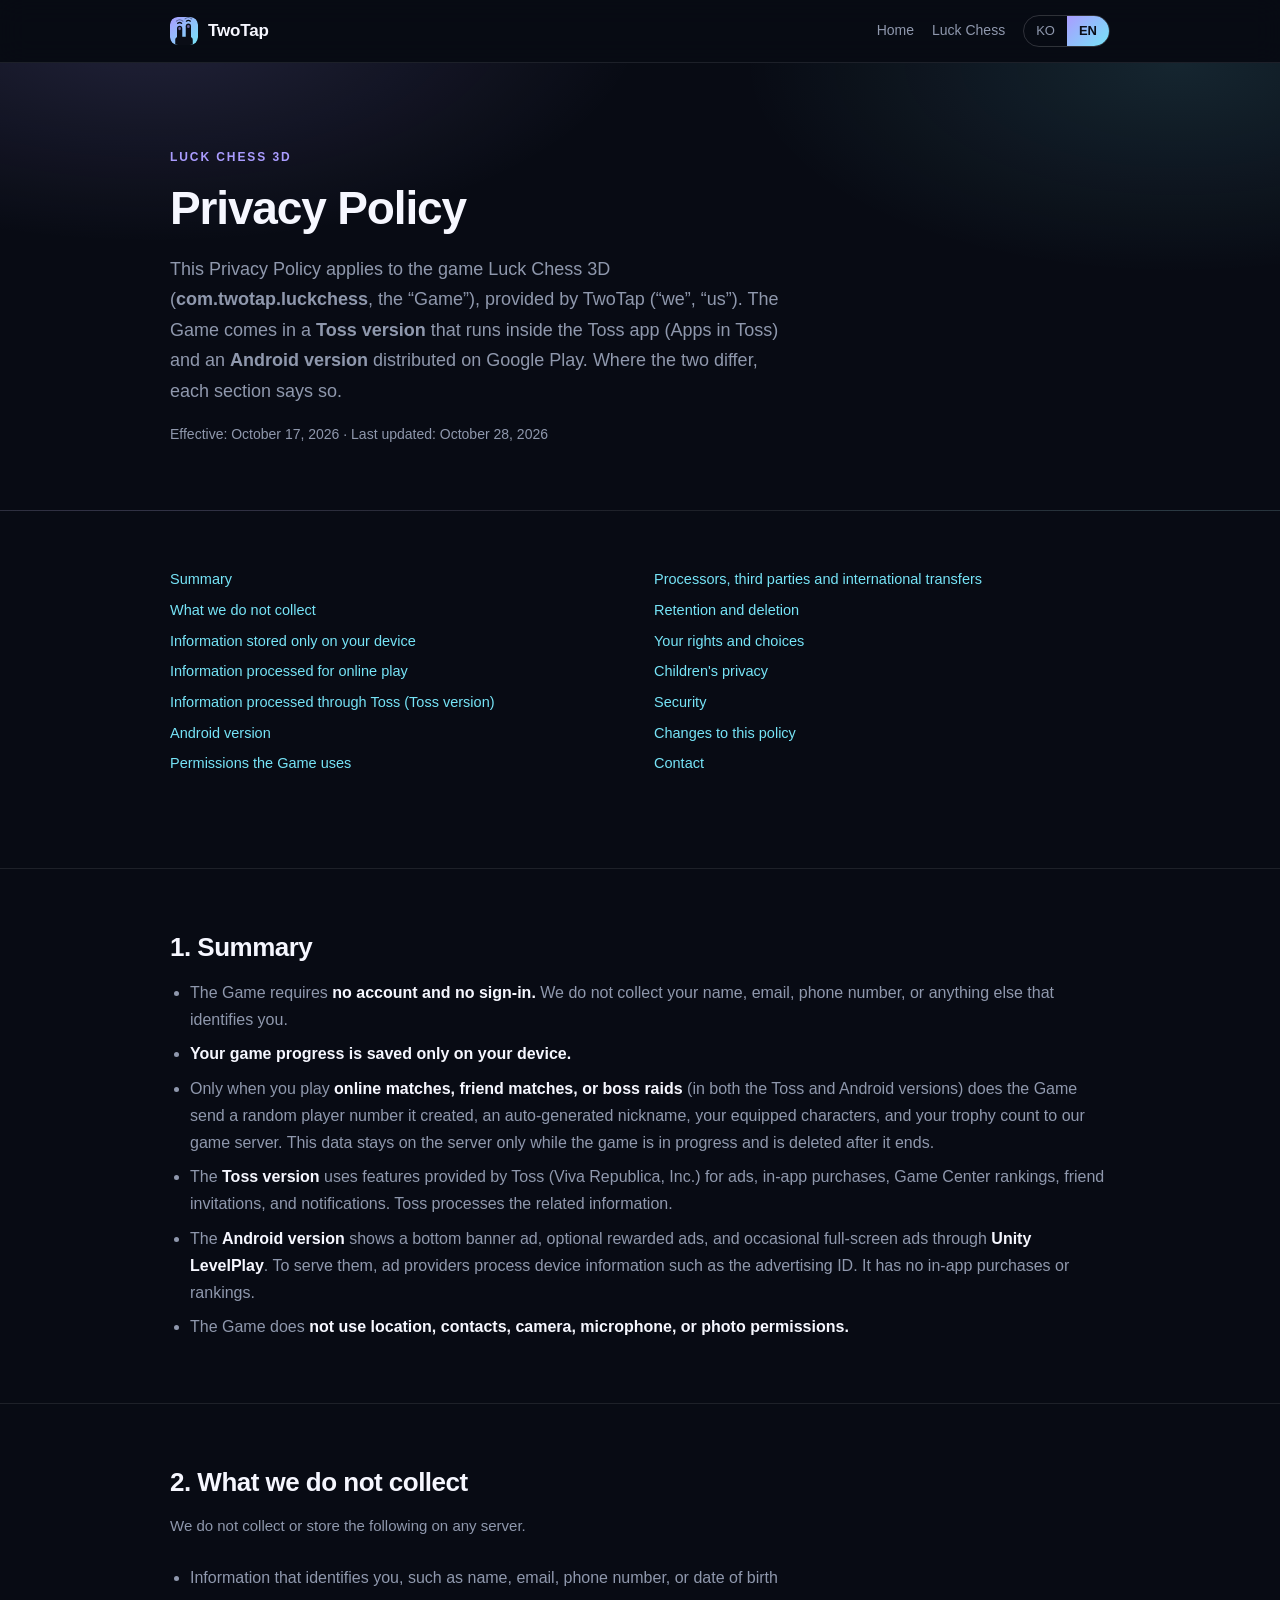
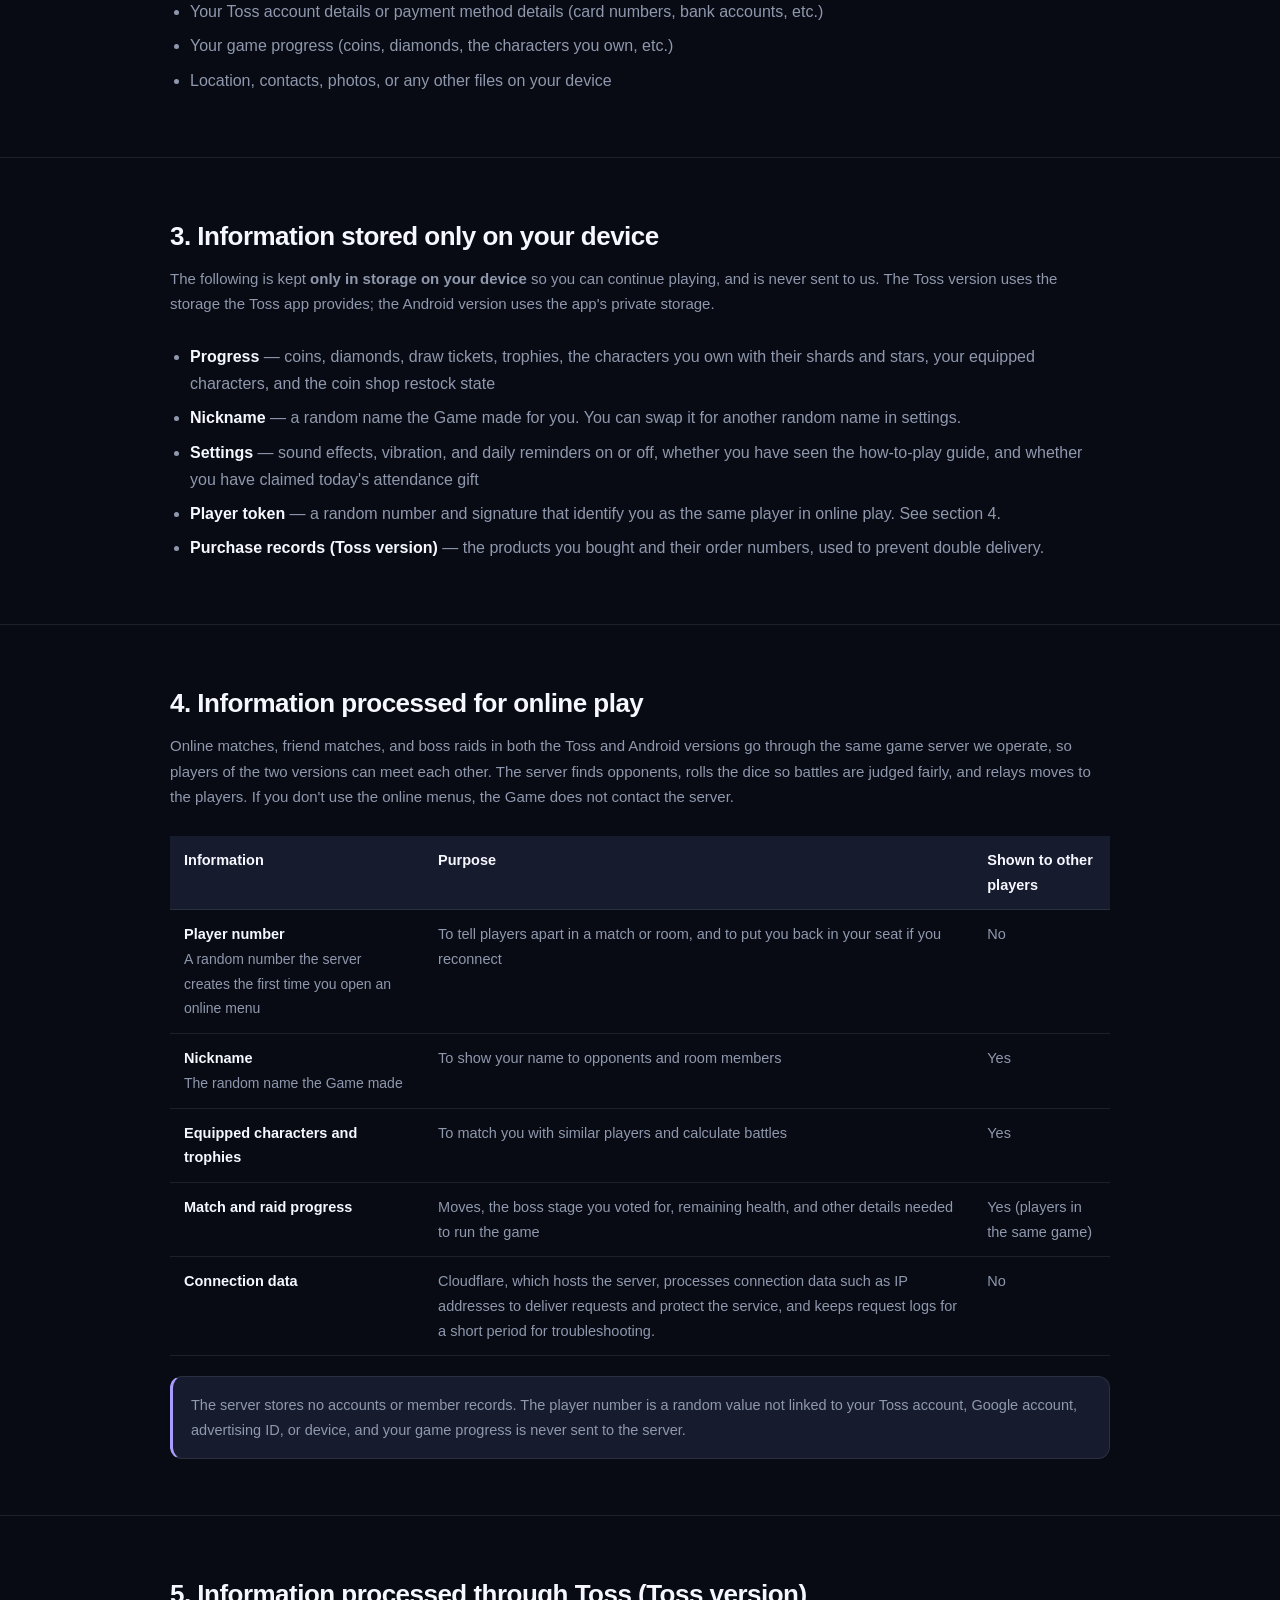
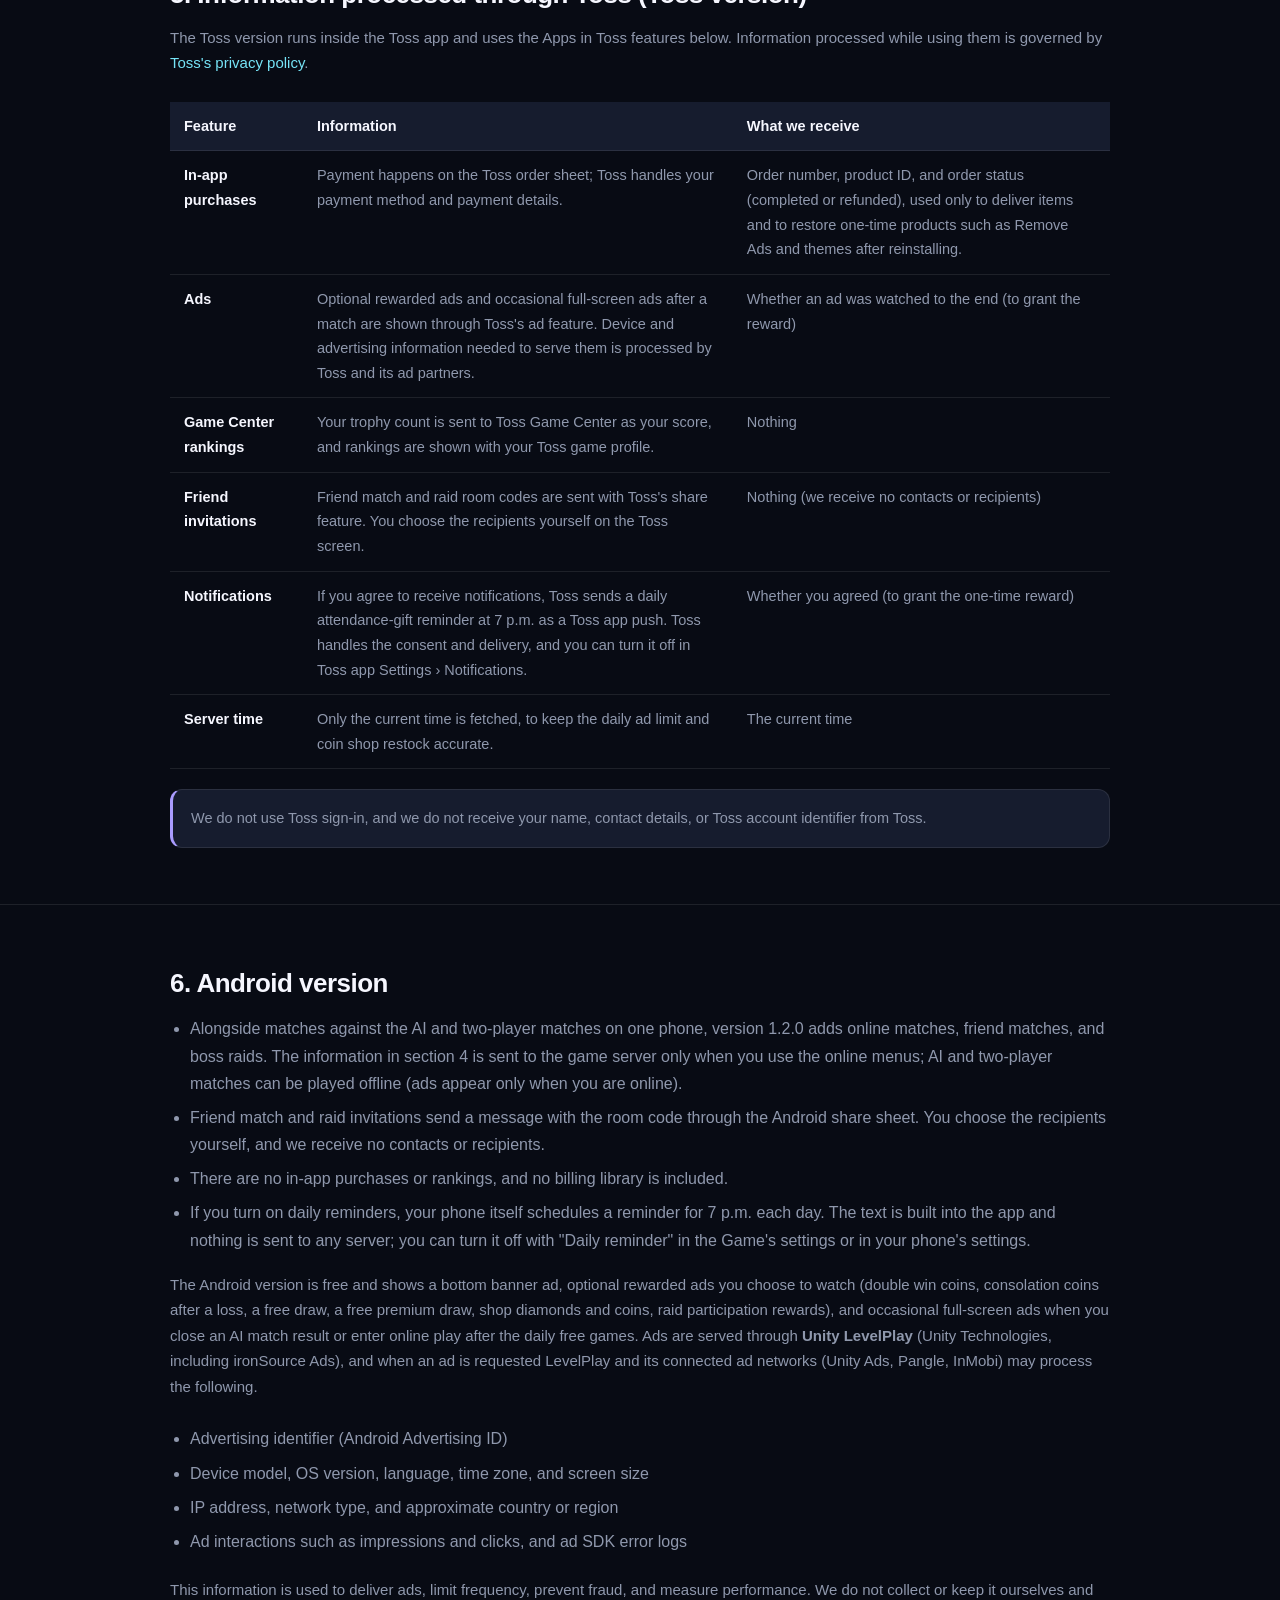
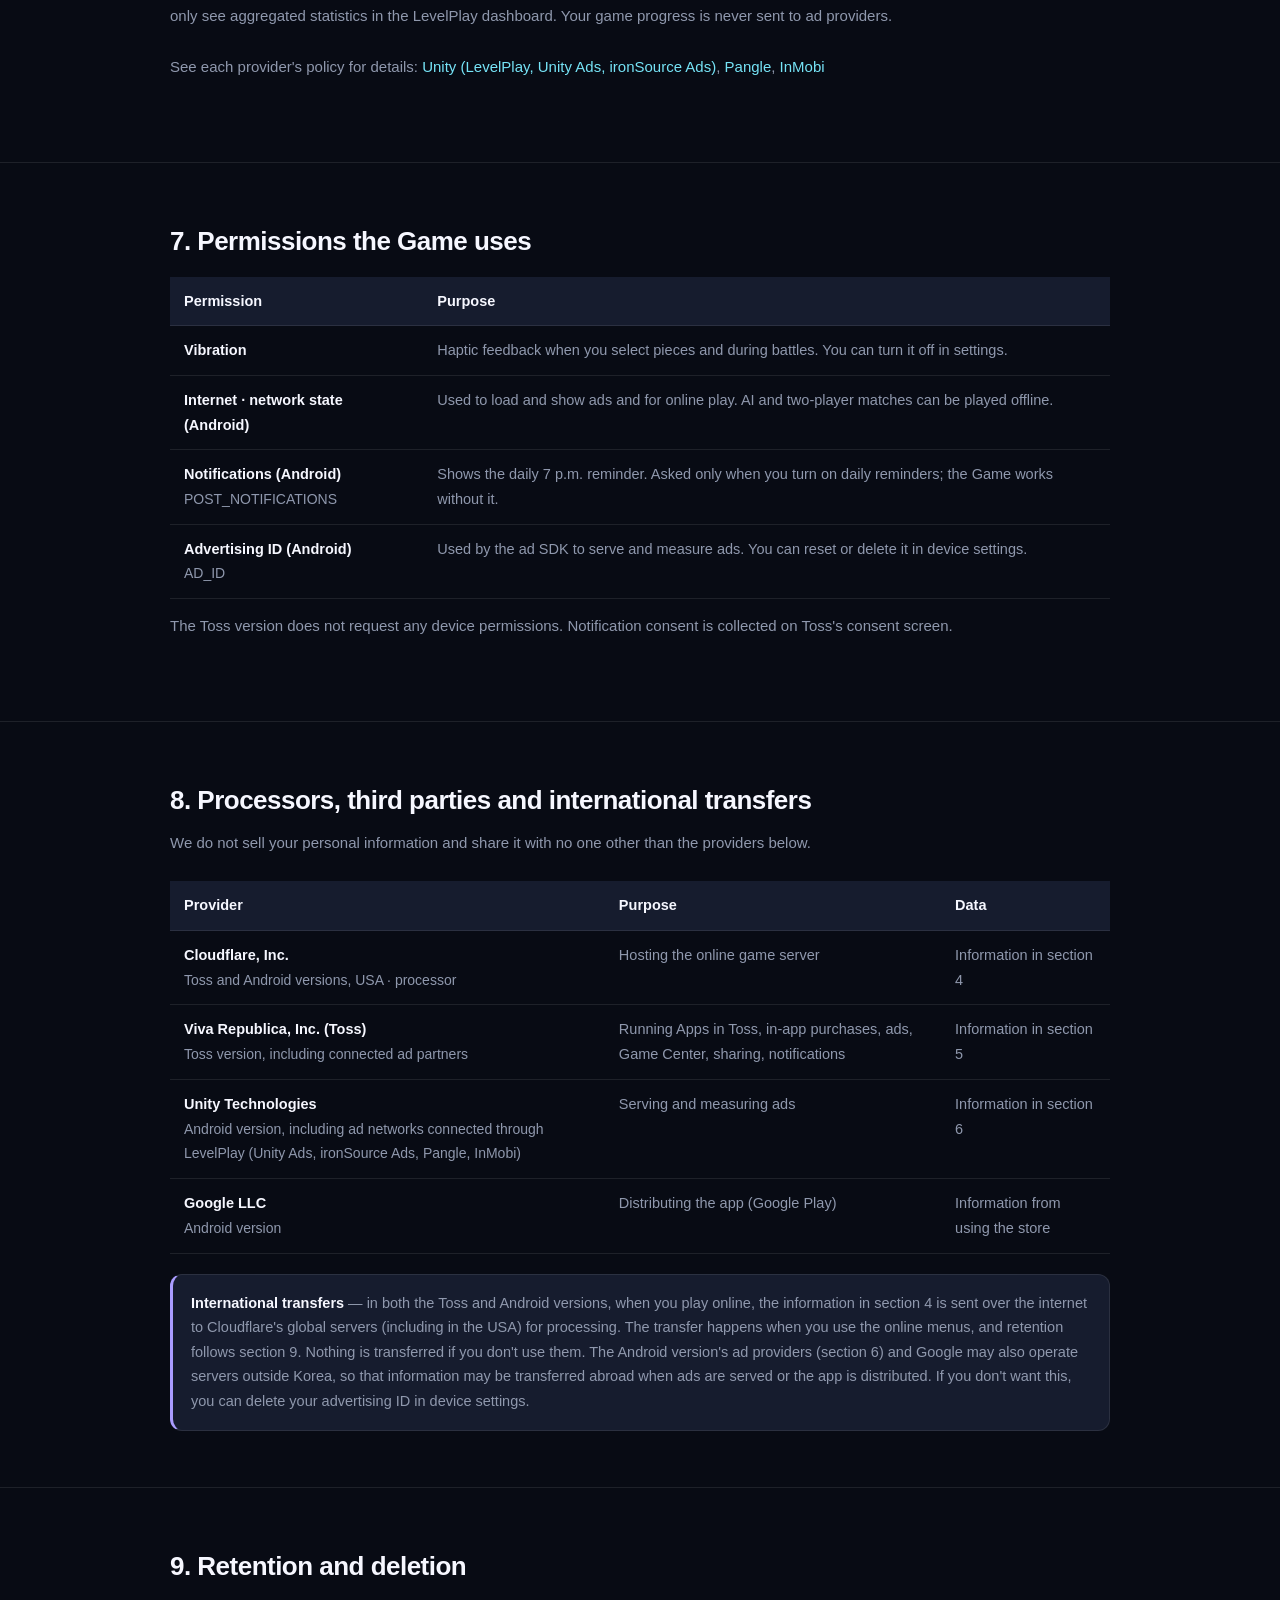
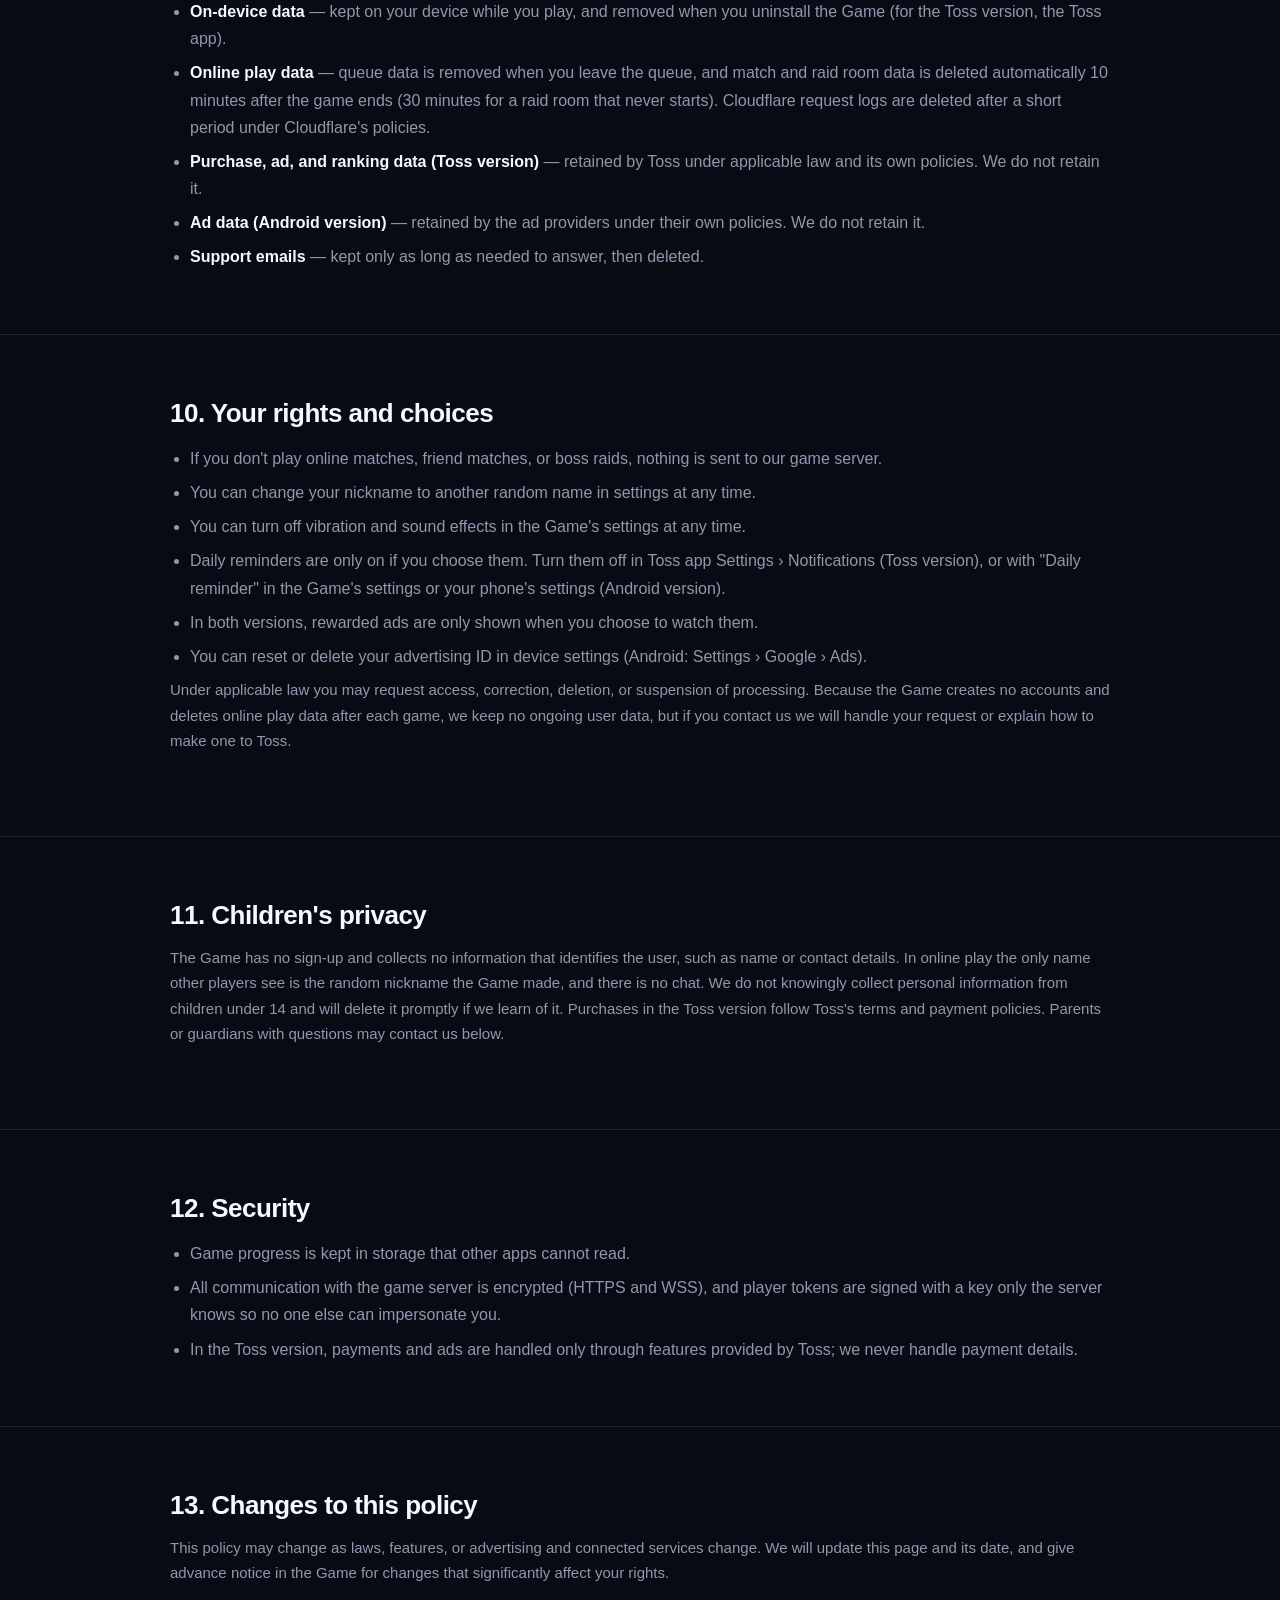
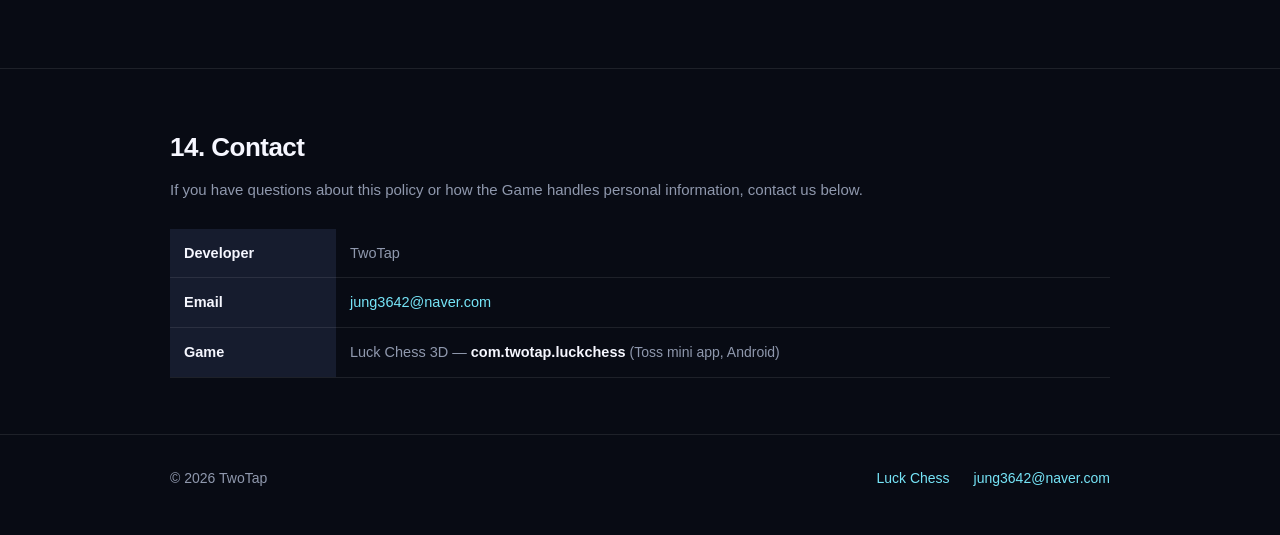
<file: luckchess/privacy.html>
<!doctype html>
<html lang="ko" data-lang="ko">
<head>
<meta charset="utf-8">
<meta name="viewport" content="width=device-width, initial-scale=1">
<title>운빨 체스 3D 개인정보처리방침 — TwoTap</title>
<meta name="description" content="Privacy Policy for Luck Chess 3D (com.twotap.luckchess) by TwoTap.">
<link rel="icon" href="/assets/twotap-mark.svg" type="image/svg+xml">
<link rel="icon" href="/assets/favicon.png" sizes="64x64">
<link rel="apple-touch-icon" href="/assets/apple-touch-icon.png">
<link rel="stylesheet" href="/assets/site.css">
<script>document.documentElement.dataset.lang=(function(){try{var s=localStorage.getItem("twotap-lang");if(s==="ko"||s==="en")return s}catch(e){}return (navigator.language||"en").toLowerCase().indexOf("ko")===0?"ko":"en"})()</script>
<script src="/assets/lang.js" defer></script>
</head>
<body>

<header class="site-header">
  <div class="wrap">
    <a class="brand" href="/"><img class="mark" src="/assets/twotap-mark.svg" alt="" width="28" height="28">TwoTap</a>
    <nav class="nav">
      <a href="/"><span class="ko">홈</span><span class="en">Home</span></a>
      <a href="/luckchess/"><span class="ko">운빨 체스</span><span class="en">Luck Chess</span></a>
      <span class="lang">
        <button type="button" data-lang="ko" aria-pressed="true">KO</button>
        <button type="button" data-lang="en" aria-pressed="false">EN</button>
      </span>
    </nav>
  </div>
</header>

<div class="hero">
  <div class="wrap">
    <p class="eyebrow"><span class="ko">운빨 체스 3D</span><span class="en">Luck Chess 3D</span></p>
    <h1><span class="ko">개인정보처리방침</span><span class="en">Privacy Policy</span></h1>
    <p class="lede">
      <span class="ko">TwoTap(투탭, 이하 &ldquo;개발사&rdquo;)이 제공하는 게임 운빨 체스 3D(<strong>com.twotap.luckchess</strong>, 이하 &ldquo;게임&rdquo;)에 적용되는 개인정보처리방침입니다. 게임은 토스 앱 안에서 실행되는 <strong>토스 버전(앱인토스)</strong>과 Google Play로 배포되는 <strong>Android 버전</strong>이 있으며, 두 버전의 차이는 각 항목에 함께 적었습니다.</span>
      <span class="en">This Privacy Policy applies to the game Luck Chess 3D (<strong>com.twotap.luckchess</strong>, the &ldquo;Game&rdquo;), provided by TwoTap (&ldquo;we&rdquo;, &ldquo;us&rdquo;). The Game comes in a <strong>Toss version</strong> that runs inside the Toss app (Apps in Toss) and an <strong>Android version</strong> distributed on Google Play. Where the two differ, each section says so.</span>
    </p>
    <p class="meta" style="margin-top:16px;">
      <span class="ko">시행일: 2026년 10월 17일 · 최종 수정일: 2026년 10월 28일</span>
      <span class="en">Effective: October 17, 2026 · Last updated: October 28, 2026</span>
    </p>
  </div>
</div>

<section>
  <div class="wrap">
    <ol class="toc">
      <li><a href="#s1"><span class="ko">요약</span><span class="en">Summary</span></a></li>
      <li><a href="#s2"><span class="ko">수집하지 않는 정보</span><span class="en">What we do not collect</span></a></li>
      <li><a href="#s3"><span class="ko">기기에만 저장되는 정보</span><span class="en">Information stored only on your device</span></a></li>
      <li><a href="#s4"><span class="ko">온라인 대전에서 처리되는 정보</span><span class="en">Information processed for online play</span></a></li>
      <li><a href="#s5"><span class="ko">토스를 통해 처리되는 정보 (토스 버전)</span><span class="en">Information processed through Toss (Toss version)</span></a></li>
      <li><a href="#s6"><span class="ko">Android 버전</span><span class="en">Android version</span></a></li>
      <li><a href="#s7"><span class="ko">게임이 사용하는 권한</span><span class="en">Permissions the Game uses</span></a></li>
      <li><a href="#s8"><span class="ko">처리 위탁, 제3자 제공과 국외 이전</span><span class="en">Processors, third parties and international transfers</span></a></li>
      <li><a href="#s9"><span class="ko">보유 기간과 삭제</span><span class="en">Retention and deletion</span></a></li>
      <li><a href="#s10"><span class="ko">이용자의 권리와 선택</span><span class="en">Your rights and choices</span></a></li>
      <li><a href="#s11"><span class="ko">아동·청소년의 개인정보</span><span class="en">Children's privacy</span></a></li>
      <li><a href="#s12"><span class="ko">보안</span><span class="en">Security</span></a></li>
      <li><a href="#s13"><span class="ko">방침의 변경</span><span class="en">Changes to this policy</span></a></li>
      <li><a href="#s14"><span class="ko">문의처</span><span class="en">Contact</span></a></li>
    </ol>
  </div>
</section>

<section id="s1">
  <div class="wrap">
    <h2>1. <span class="ko">요약</span><span class="en">Summary</span></h2>
    <ul class="clean">
      <li><span class="ko">게임은 <strong>회원가입과 로그인을 요구하지 않습니다.</strong> 이름, 이메일, 전화번호 등 이용자를 식별하는 정보를 수집하지 않습니다.</span><span class="en">The Game requires <strong>no account and no sign-in.</strong> We do not collect your name, email, phone number, or anything else that identifies you.</span></li>
      <li><span class="ko"><strong>게임 진행 상황은 기기 안에만 저장됩니다.</strong></span><span class="en"><strong>Your game progress is saved only on your device.</strong></span></li>
      <li><span class="ko"><strong>온라인 대전·친구 대전·보스 토벌전</strong>을 할 때만(토스 버전과 Android 버전 모두), 게임이 만든 무작위 플레이어 번호와 자동으로 지어진 닉네임, 장착한 캐릭터, 트로피 수가 게임 서버로 전송됩니다. 이 정보는 판이 진행되는 동안만 서버에 남고, 판이 끝나면 삭제됩니다.</span><span class="en">Only when you play <strong>online matches, friend matches, or boss raids</strong> (in both the Toss and Android versions) does the Game send a random player number it created, an auto-generated nickname, your equipped characters, and your trophy count to our game server. This data stays on the server only while the game is in progress and is deleted after it ends.</span></li>
      <li><span class="ko"><strong>토스 버전</strong>은 토스(주식회사 비바리퍼블리카)가 제공하는 기능으로 광고, 인앱 결제, 게임센터 순위, 친구 초대, 알림을 제공합니다. 이 과정의 정보는 토스가 처리합니다.</span><span class="en">The <strong>Toss version</strong> uses features provided by Toss (Viva Republica, Inc.) for ads, in-app purchases, Game Center rankings, friend invitations, and notifications. Toss processes the related information.</span></li>
      <li><span class="ko"><strong>Android 버전</strong>은 <strong>Unity LevelPlay</strong>를 통해 화면 아래 배너 광고, 이용자가 선택해서 보는 보상형 광고, 가끔 나오는 전면 광고를 표시합니다. 광고를 위해 광고 ID 등 기기 정보가 광고 사업자에게 처리됩니다. 인앱 결제와 순위 기능은 없습니다.</span><span class="en">The <strong>Android version</strong> shows a bottom banner ad, optional rewarded ads, and occasional full-screen ads through <strong>Unity LevelPlay</strong>. To serve them, ad providers process device information such as the advertising ID. It has no in-app purchases or rankings.</span></li>
      <li><span class="ko">게임은 <strong>위치, 연락처, 카메라, 마이크, 사진 권한을 사용하지 않습니다.</strong></span><span class="en">The Game does <strong>not use location, contacts, camera, microphone, or photo permissions.</strong></span></li>
    </ul>
  </div>
</section>

<section id="s2">
  <div class="wrap">
    <h2>2. <span class="ko">수집하지 않는 정보</span><span class="en">What we do not collect</span></h2>
    <p class="section-note">
      <span class="ko">개발사는 다음 정보를 수집하거나 서버에 저장하지 않습니다.</span>
      <span class="en">We do not collect or store the following on any server.</span>
    </p>
    <ul class="clean">
      <li><span class="ko">이름, 이메일, 전화번호, 생년월일 등 이용자를 식별하는 정보</span><span class="en">Information that identifies you, such as name, email, phone number, or date of birth</span></li>
      <li><span class="ko">토스 계정 정보와 결제 수단 정보(카드 번호, 계좌 등)</span><span class="en">Your Toss account details or payment method details (card numbers, bank accounts, etc.)</span></li>
      <li><span class="ko">게임 진행 상황(코인, 다이아, 가진 캐릭터 등)</span><span class="en">Your game progress (coins, diamonds, the characters you own, etc.)</span></li>
      <li><span class="ko">위치 정보, 연락처, 사진, 기기에 저장된 다른 파일</span><span class="en">Location, contacts, photos, or any other files on your device</span></li>
    </ul>
  </div>
</section>

<section id="s3">
  <div class="wrap">
    <h2>3. <span class="ko">기기에만 저장되는 정보</span><span class="en">Information stored only on your device</span></h2>
    <p class="section-note">
      <span class="ko">아래 정보는 게임을 이어서 하기 위해 <strong>기기 안의 저장소에만</strong> 보관되며, 개발사에게 전송되지 않습니다. 토스 버전은 토스 앱이 제공하는 저장소를, Android 버전은 앱 전용 저장소를 사용합니다.</span>
      <span class="en">The following is kept <strong>only in storage on your device</strong> so you can continue playing, and is never sent to us. The Toss version uses the storage the Toss app provides; the Android version uses the app's private storage.</span>
    </p>
    <ul class="clean">
      <li><span class="ko"><strong>게임 진행</strong> — 코인, 다이아, 뽑기권, 트로피, 가진 캐릭터와 조각·별, 장착한 캐릭터, 코인 상점 재입고 상태</span><span class="en"><strong>Progress</strong> — coins, diamonds, draw tickets, trophies, the characters you own with their shards and stars, your equipped characters, and the coin shop restock state</span></li>
      <li><span class="ko"><strong>닉네임</strong> — 게임이 무작위로 지어 준 이름. 설정에서 다른 무작위 이름으로 바꿀 수 있습니다.</span><span class="en"><strong>Nickname</strong> — a random name the Game made for you. You can swap it for another random name in settings.</span></li>
      <li><span class="ko"><strong>설정</strong> — 효과음, 진동, 매일 알림 켜기·끄기, 게임 방법 안내를 봤는지 여부, 오늘 출석 선물을 받았는지 여부</span><span class="en"><strong>Settings</strong> — sound effects, vibration, and daily reminders on or off, whether you have seen the how-to-play guide, and whether you have claimed today's attendance gift</span></li>
      <li><span class="ko"><strong>플레이어 토큰</strong> — 온라인 대전에서 같은 플레이어임을 확인하는 무작위 번호와 서명. 4항 참고.</span><span class="en"><strong>Player token</strong> — a random number and signature that identify you as the same player in online play. See section 4.</span></li>
      <li><span class="ko"><strong>구매 기록(토스 버전)</strong> — 산 상품과 주문번호. 같은 상품이 두 번 지급되지 않게 하는 데 씁니다.</span><span class="en"><strong>Purchase records (Toss version)</strong> — the products you bought and their order numbers, used to prevent double delivery.</span></li>
    </ul>
  </div>
</section>

<section id="s4">
  <div class="wrap">
    <h2>4. <span class="ko">온라인 대전에서 처리되는 정보</span><span class="en">Information processed for online play</span></h2>
    <p class="section-note">
      <span class="ko">온라인 대전, 친구 대전, 보스 토벌전은 토스 버전과 Android 버전 모두 개발사가 운영하는 같은 게임 서버를 거칩니다. 그래서 두 버전의 이용자가 서로 만날 수 있습니다. 서버는 상대를 찾아 주고, 주사위를 굴려 전투를 공정하게 판정하고, 두는 수를 참가자에게 전달합니다. 온라인 메뉴를 쓰지 않으면 서버와 통신하지 않습니다.</span>
      <span class="en">Online matches, friend matches, and boss raids in both the Toss and Android versions go through the same game server we operate, so players of the two versions can meet each other. The server finds opponents, rolls the dice so battles are judged fairly, and relays moves to the players. If you don't use the online menus, the Game does not contact the server.</span>
    </p>
    <div class="table-scroll">
      <table>
        <thead>
          <tr>
            <th><span class="ko">정보</span><span class="en">Information</span></th>
            <th><span class="ko">용도</span><span class="en">Purpose</span></th>
            <th><span class="ko">다른 참가자에게 보이는지</span><span class="en">Shown to other players</span></th>
          </tr>
        </thead>
        <tbody>
          <tr>
            <td><strong><span class="ko">플레이어 번호</span><span class="en">Player number</span></strong><br><span class="meta"><span class="ko">처음 온라인 메뉴를 열 때 서버가 무작위로 만든 번호</span><span class="en">A random number the server creates the first time you open an online menu</span></span></td>
            <td><span class="ko">대전·방에서 누가 어느 쪽인지 구분하고, 연결이 끊겼다 다시 들어올 때 같은 자리로 돌려보냄</span><span class="en">To tell players apart in a match or room, and to put you back in your seat if you reconnect</span></td>
            <td><span class="ko">아니요</span><span class="en">No</span></td>
          </tr>
          <tr>
            <td><strong><span class="ko">닉네임</span><span class="en">Nickname</span></strong><br><span class="meta"><span class="ko">게임이 지어 준 무작위 이름</span><span class="en">The random name the Game made</span></span></td>
            <td><span class="ko">상대와 방 참가자에게 이름 표시</span><span class="en">To show your name to opponents and room members</span></td>
            <td><span class="ko">예</span><span class="en">Yes</span></td>
          </tr>
          <tr>
            <td><strong><span class="ko">장착한 캐릭터와 트로피 수</span><span class="en">Equipped characters and trophies</span></strong></td>
            <td><span class="ko">비슷한 실력의 상대 찾기, 전투 계산</span><span class="en">To match you with similar players and calculate battles</span></td>
            <td><span class="ko">예</span><span class="en">Yes</span></td>
          </tr>
          <tr>
            <td><strong><span class="ko">대전·토벌 진행 내용</span><span class="en">Match and raid progress</span></strong></td>
            <td><span class="ko">두는 수, 투표한 보스 단계, 남은 체력 등 판을 진행하는 데 필요한 내용</span><span class="en">Moves, the boss stage you voted for, remaining health, and other details needed to run the game</span></td>
            <td><span class="ko">예 (같은 판의 참가자)</span><span class="en">Yes (players in the same game)</span></td>
          </tr>
          <tr>
            <td><strong><span class="ko">접속 정보</span><span class="en">Connection data</span></strong></td>
            <td><span class="ko">서버를 호스팅하는 Cloudflare가 요청을 전달하고 서비스를 보호하기 위해 IP 주소 등 접속 정보를 처리하며, 오류 확인을 위한 요청 기록이 짧은 기간 남습니다.</span><span class="en">Cloudflare, which hosts the server, processes connection data such as IP addresses to deliver requests and protect the service, and keeps request logs for a short period for troubleshooting.</span></td>
            <td><span class="ko">아니요</span><span class="en">No</span></td>
          </tr>
        </tbody>
      </table>
    </div>
    <div class="callout">
      <span class="ko">서버는 계정이나 회원 정보를 저장하지 않습니다. 플레이어 번호는 토스 계정, Google 계정, 광고 ID, 기기와 연결되지 않은 무작위 값이며, 게임 진행 상황은 서버로 보내지 않습니다.</span>
      <span class="en">The server stores no accounts or member records. The player number is a random value not linked to your Toss account, Google account, advertising ID, or device, and your game progress is never sent to the server.</span>
    </div>
  </div>
</section>

<section id="s5">
  <div class="wrap">
    <h2>5. <span class="ko">토스를 통해 처리되는 정보 (토스 버전)</span><span class="en">Information processed through Toss (Toss version)</span></h2>
    <p class="section-note">
      <span class="ko">토스 버전은 토스 앱 안에서 실행되며, 아래 기능은 토스가 제공하는 앱인토스 기능을 사용합니다. 이 기능을 쓰는 동안의 정보 처리는 <a href="https://toss.im/privacy" target="_blank" rel="noopener">토스의 개인정보처리방침</a>을 따릅니다.</span>
      <span class="en">The Toss version runs inside the Toss app and uses the Apps in Toss features below. Information processed while using them is governed by <a href="https://toss.im/privacy" target="_blank" rel="noopener">Toss's privacy policy</a>.</span>
    </p>
    <div class="table-scroll">
      <table>
        <thead>
          <tr>
            <th><span class="ko">기능</span><span class="en">Feature</span></th>
            <th><span class="ko">처리되는 정보</span><span class="en">Information</span></th>
            <th><span class="ko">개발사가 받는 정보</span><span class="en">What we receive</span></th>
          </tr>
        </thead>
        <tbody>
          <tr>
            <td><strong><span class="ko">인앱 결제</span><span class="en">In-app purchases</span></strong></td>
            <td><span class="ko">결제는 토스 주문서에서 이루어지며, 결제 수단과 결제 정보는 토스가 처리합니다.</span><span class="en">Payment happens on the Toss order sheet; Toss handles your payment method and payment details.</span></td>
            <td><span class="ko">주문번호, 상품 ID, 주문 상태(완료·환불). 아이템 지급과, 다시 설치했을 때 광고 제거·테마 등 1회 상품을 되살리는 데만 씁니다.</span><span class="en">Order number, product ID, and order status (completed or refunded), used only to deliver items and to restore one-time products such as Remove Ads and themes after reinstalling.</span></td>
          </tr>
          <tr>
            <td><strong><span class="ko">광고</span><span class="en">Ads</span></strong></td>
            <td><span class="ko">이용자가 선택해서 보는 보상형 광고와, 대전이 끝난 뒤 가끔 나오는 전면 광고가 토스의 광고 기능으로 표시됩니다. 광고 제공에 필요한 기기·광고 정보는 토스와 토스가 연결한 광고 사업자가 처리합니다.</span><span class="en">Optional rewarded ads and occasional full-screen ads after a match are shown through Toss's ad feature. Device and advertising information needed to serve them is processed by Toss and its ad partners.</span></td>
            <td><span class="ko">광고를 끝까지 봤는지 여부(보상 지급용)</span><span class="en">Whether an ad was watched to the end (to grant the reward)</span></td>
          </tr>
          <tr>
            <td><strong><span class="ko">게임센터 순위</span><span class="en">Game Center rankings</span></strong></td>
            <td><span class="ko">트로피 수를 점수로 토스 게임센터에 보내고, 순위는 토스 게임 프로필로 표시됩니다.</span><span class="en">Your trophy count is sent to Toss Game Center as your score, and rankings are shown with your Toss game profile.</span></td>
            <td><span class="ko">없음</span><span class="en">Nothing</span></td>
          </tr>
          <tr>
            <td><strong><span class="ko">친구 초대</span><span class="en">Friend invitations</span></strong></td>
            <td><span class="ko">친구 대전·토벌방 코드를 토스의 공유 기능으로 보냅니다. 받는 사람은 이용자가 토스 화면에서 직접 고릅니다.</span><span class="en">Friend match and raid room codes are sent with Toss's share feature. You choose the recipients yourself on the Toss screen.</span></td>
            <td><span class="ko">없음 (연락처나 받는 사람을 받지 않습니다)</span><span class="en">Nothing (we receive no contacts or recipients)</span></td>
          </tr>
          <tr>
            <td><strong><span class="ko">알림</span><span class="en">Notifications</span></strong></td>
            <td><span class="ko">이용자가 알림 받기에 동의하면 토스가 매일 저녁 7시에 출석 선물 알림을 토스 앱 푸시로 보냅니다. 동의와 발송은 토스가 처리하며, 토스 앱 설정 › 알림에서 끌 수 있습니다.</span><span class="en">If you agree to receive notifications, Toss sends a daily attendance-gift reminder at 7 p.m. as a Toss app push. Toss handles the consent and delivery, and you can turn it off in Toss app Settings › Notifications.</span></td>
            <td><span class="ko">동의했는지 여부(동의 보상 지급용)</span><span class="en">Whether you agreed (to grant the one-time reward)</span></td>
          </tr>
          <tr>
            <td><strong><span class="ko">서버 시간</span><span class="en">Server time</span></strong></td>
            <td><span class="ko">하루 광고 횟수와 코인 상점 재입고 시간을 맞추기 위해 현재 시각만 받아 옵니다.</span><span class="en">Only the current time is fetched, to keep the daily ad limit and coin shop restock accurate.</span></td>
            <td><span class="ko">현재 시각</span><span class="en">The current time</span></td>
          </tr>
        </tbody>
      </table>
    </div>
    <div class="callout">
      <span class="ko">개발사는 토스 로그인 기능을 사용하지 않으며, 토스로부터 이용자의 이름, 연락처, 토스 계정 식별자를 받지 않습니다.</span>
      <span class="en">We do not use Toss sign-in, and we do not receive your name, contact details, or Toss account identifier from Toss.</span>
    </div>
  </div>
</section>

<section id="s6">
  <div class="wrap">
    <h2>6. <span class="ko">Android 버전</span><span class="en">Android version</span></h2>
    <ul class="clean">
      <li><span class="ko">AI 대전, 한 폰으로 둘이 하는 대전과 함께 1.2.0부터 온라인 대전·친구 대전·보스 토벌전이 있습니다. 온라인 메뉴를 쓸 때만 4항의 정보가 게임 서버로 전송되며, AI 대전과 한 폰으로 둘이는 인터넷 연결 없이도 할 수 있습니다(광고는 인터넷에 연결되어 있을 때만 나옵니다).</span><span class="en">Alongside matches against the AI and two-player matches on one phone, version 1.2.0 adds online matches, friend matches, and boss raids. The information in section 4 is sent to the game server only when you use the online menus; AI and two-player matches can be played offline (ads appear only when you are online).</span></li>
      <li><span class="ko">친구 대전·토벌방 초대는 방 코드가 담긴 글을 Android 공유 화면으로 보냅니다. 받는 사람은 이용자가 직접 고르며, 개발사는 연락처나 받는 사람을 받지 않습니다.</span><span class="en">Friend match and raid invitations send a message with the room code through the Android share sheet. You choose the recipients yourself, and we receive no contacts or recipients.</span></li>
      <li><span class="ko">인앱 결제와 게임센터 순위는 없고, 결제 라이브러리를 넣지 않았습니다.</span><span class="en">There are no in-app purchases or rankings, and no billing library is included.</span></li>
      <li><span class="ko">매일 알림을 켜면 휴대폰이 직접 매일 저녁 7시 알림을 예약합니다. 알림 내용은 앱 안에 들어 있어 서버로 아무것도 보내지 않으며, 게임 설정의 '매일 알림'이나 휴대폰 설정에서 끌 수 있습니다.</span><span class="en">If you turn on daily reminders, your phone itself schedules a reminder for 7 p.m. each day. The text is built into the app and nothing is sent to any server; you can turn it off with "Daily reminder" in the Game's settings or in your phone's settings.</span></li>
    </ul>
    <p class="section-note" style="margin-top:18px;">
      <span class="ko">Android 버전은 무료로 제공되며 화면 아래 배너 광고, 이용자가 선택해서 보는 보상형 광고(승리 코인 2배, 패배 위로 코인, 무료 뽑기, 무료 고급 뽑기, 상점 다이아·코인, 토벌 참가 보상), AI 대전 결과를 닫을 때와 하루 무료 판수를 넘겨 온라인 대전에 들어갈 때 나오는 전면 광고를 표시합니다. 광고는 <strong>Unity LevelPlay</strong>(Unity Technologies, ironSource Ads 포함)를 통해 제공되며, 광고 요청 시 LevelPlay와 연결된 광고 네트워크(Unity Ads, Pangle, InMobi)가 다음 정보를 처리할 수 있습니다.</span>
      <span class="en">The Android version is free and shows a bottom banner ad, optional rewarded ads you choose to watch (double win coins, consolation coins after a loss, a free draw, a free premium draw, shop diamonds and coins, raid participation rewards), and occasional full-screen ads when you close an AI match result or enter online play after the daily free games. Ads are served through <strong>Unity LevelPlay</strong> (Unity Technologies, including ironSource Ads), and when an ad is requested LevelPlay and its connected ad networks (Unity Ads, Pangle, InMobi) may process the following.</span>
    </p>
    <ul class="clean">
      <li><span class="ko">광고 식별자(Android 광고 ID)</span><span class="en">Advertising identifier (Android Advertising ID)</span></li>
      <li><span class="ko">기기 모델, 운영체제 버전, 언어, 시간대, 화면 크기</span><span class="en">Device model, OS version, language, time zone, and screen size</span></li>
      <li><span class="ko">IP 주소와 네트워크 종류, 대략적인 국가·지역</span><span class="en">IP address, network type, and approximate country or region</span></li>
      <li><span class="ko">광고 노출·클릭 등 광고와의 상호작용, 광고 SDK의 오류 기록</span><span class="en">Ad interactions such as impressions and clicks, and ad SDK error logs</span></li>
    </ul>
    <p class="section-note" style="margin-top:22px;">
      <span class="ko">이 정보는 광고 게재, 광고 빈도 조절, 부정 클릭 방지, 광고 성과 측정에 쓰입니다. 개발사는 이 정보를 직접 수집하거나 보관하지 않으며, 집계된 광고 성과 통계만 LevelPlay 대시보드에서 확인합니다. 게임 진행 상황은 광고 사업자에게 보내지 않습니다.</span>
      <span class="en">This information is used to deliver ads, limit frequency, prevent fraud, and measure performance. We do not collect or keep it ourselves and only see aggregated statistics in the LevelPlay dashboard. Your game progress is never sent to ad providers.</span>
    </p>
    <p class="section-note">
      <span class="ko">자세한 내용은 각 사업자의 방침을 참고해 주세요: <a href="https://unity.com/legal/game-player-and-app-user-privacy-policy" target="_blank" rel="noopener">Unity(LevelPlay, Unity Ads, ironSource Ads)</a>, <a href="https://www.pangleglobal.com/privacy" target="_blank" rel="noopener">Pangle</a>, <a href="https://www.inmobi.com/privacy-policy" target="_blank" rel="noopener">InMobi</a></span>
      <span class="en">See each provider's policy for details: <a href="https://unity.com/legal/game-player-and-app-user-privacy-policy" target="_blank" rel="noopener">Unity (LevelPlay, Unity Ads, ironSource Ads)</a>, <a href="https://www.pangleglobal.com/privacy" target="_blank" rel="noopener">Pangle</a>, <a href="https://www.inmobi.com/privacy-policy" target="_blank" rel="noopener">InMobi</a></span>
    </p>
  </div>
</section>

<section id="s7">
  <div class="wrap">
    <h2>7. <span class="ko">게임이 사용하는 권한</span><span class="en">Permissions the Game uses</span></h2>
    <div class="table-scroll">
      <table>
        <thead>
          <tr>
            <th><span class="ko">권한</span><span class="en">Permission</span></th>
            <th><span class="ko">용도</span><span class="en">Purpose</span></th>
          </tr>
        </thead>
        <tbody>
          <tr>
            <td><strong><span class="ko">진동</span><span class="en">Vibration</span></strong></td>
            <td><span class="ko">말을 고르거나 전투할 때의 진동. 설정에서 끌 수 있습니다.</span><span class="en">Haptic feedback when you select pieces and during battles. You can turn it off in settings.</span></td>
          </tr>
          <tr>
            <td><strong><span class="ko">인터넷 · 네트워크 상태 (Android)</span><span class="en">Internet · network state (Android)</span></strong></td>
            <td><span class="ko">광고를 불러오고 보여 주는 데, 그리고 온라인 대전에 씁니다. AI 대전과 한 폰으로 둘이는 인터넷 없이도 할 수 있습니다.</span><span class="en">Used to load and show ads and for online play. AI and two-player matches can be played offline.</span></td>
          </tr>
          <tr>
            <td><strong><span class="ko">알림 (Android)</span><span class="en">Notifications (Android)</span></strong><br><span class="meta">POST_NOTIFICATIONS</span></td>
            <td><span class="ko">매일 저녁 7시 알림을 보여 줍니다. 이용자가 매일 알림을 켤 때만 묻고, 허용하지 않아도 게임을 할 수 있습니다.</span><span class="en">Shows the daily 7 p.m. reminder. Asked only when you turn on daily reminders; the Game works without it.</span></td>
          </tr>
          <tr>
            <td><strong><span class="ko">광고 ID (Android)</span><span class="en">Advertising ID (Android)</span></strong><br><span class="meta">AD_ID</span></td>
            <td><span class="ko">광고 SDK가 광고 게재와 성과 측정에 씁니다. 기기 설정에서 재설정하거나 삭제할 수 있습니다.</span><span class="en">Used by the ad SDK to serve and measure ads. You can reset or delete it in device settings.</span></td>
          </tr>
        </tbody>
      </table>
    </div>
    <p class="section-note" style="margin-top:14px">
      <span class="ko">토스 버전은 기기 권한을 따로 요청하지 않습니다. 알림 동의는 토스의 동의 화면으로 받습니다.</span>
      <span class="en">The Toss version does not request any device permissions. Notification consent is collected on Toss's consent screen.</span>
    </p>
  </div>
</section>

<section id="s8">
  <div class="wrap">
    <h2>8. <span class="ko">처리 위탁, 제3자 제공과 국외 이전</span><span class="en">Processors, third parties and international transfers</span></h2>
    <p class="section-note">
      <span class="ko">개발사는 이용자의 개인정보를 판매하지 않으며, 아래 사업자 외에는 제3자에게 제공하지 않습니다.</span>
      <span class="en">We do not sell your personal information and share it with no one other than the providers below.</span>
    </p>
    <div class="table-scroll">
      <table>
        <thead>
          <tr>
            <th><span class="ko">사업자</span><span class="en">Provider</span></th>
            <th><span class="ko">목적</span><span class="en">Purpose</span></th>
            <th><span class="ko">처리 정보</span><span class="en">Data</span></th>
          </tr>
        </thead>
        <tbody>
          <tr>
            <td><strong>Cloudflare, Inc.</strong><br><span class="meta"><span class="ko">토스·Android 버전, 미국 · 처리 위탁</span><span class="en">Toss and Android versions, USA · processor</span></span></td>
            <td><span class="ko">온라인 대전 게임 서버 호스팅</span><span class="en">Hosting the online game server</span></td>
            <td><span class="ko">4항의 정보</span><span class="en">Information in section 4</span></td>
          </tr>
          <tr>
            <td><strong><span class="ko">주식회사 비바리퍼블리카(토스)</span><span class="en">Viva Republica, Inc. (Toss)</span></strong><br><span class="meta"><span class="ko">토스 버전, 연결된 광고 사업자 포함</span><span class="en">Toss version, including connected ad partners</span></span></td>
            <td><span class="ko">앱인토스 플랫폼 운영, 인앱 결제, 광고, 게임센터, 공유, 알림</span><span class="en">Running Apps in Toss, in-app purchases, ads, Game Center, sharing, notifications</span></td>
            <td><span class="ko">5항의 정보</span><span class="en">Information in section 5</span></td>
          </tr>
          <tr>
            <td><strong>Unity Technologies</strong><br><span class="meta"><span class="ko">Android 버전, LevelPlay로 연결된 광고 네트워크(Unity Ads, ironSource Ads, Pangle, InMobi) 포함</span><span class="en">Android version, including ad networks connected through LevelPlay (Unity Ads, ironSource Ads, Pangle, InMobi)</span></span></td>
            <td><span class="ko">광고 제공·측정</span><span class="en">Serving and measuring ads</span></td>
            <td><span class="ko">6항의 정보</span><span class="en">Information in section 6</span></td>
          </tr>
          <tr>
            <td><strong>Google LLC</strong><br><span class="meta"><span class="ko">Android 버전</span><span class="en">Android version</span></span></td>
            <td><span class="ko">앱 배포(Google Play)</span><span class="en">Distributing the app (Google Play)</span></td>
            <td><span class="ko">스토어 이용에 따른 정보</span><span class="en">Information from using the store</span></td>
          </tr>
        </tbody>
      </table>
    </div>
    <div class="callout">
      <span class="ko"><strong>국외 이전</strong> — 토스 버전과 Android 버전 모두 온라인 대전을 하면 4항의 정보가 인터넷을 통해 Cloudflare의 전 세계 서버(미국 등)로 전송되어 처리됩니다. 이전 시기는 온라인 메뉴를 쓸 때이며, 보유 기간은 9항과 같습니다. 온라인 메뉴를 쓰지 않으면 이전되지 않습니다. Android 버전의 광고 사업자(6항)와 Google도 국외에 서버를 둘 수 있어, 광고 제공이나 앱 배포 과정에서 해당 정보가 국외로 이전되어 처리될 수 있습니다. 원하지 않는 경우 기기 설정에서 광고 ID를 삭제할 수 있습니다.</span>
      <span class="en"><strong>International transfers</strong> — in both the Toss and Android versions, when you play online, the information in section 4 is sent over the internet to Cloudflare's global servers (including in the USA) for processing. The transfer happens when you use the online menus, and retention follows section 9. Nothing is transferred if you don't use them. The Android version's ad providers (section 6) and Google may also operate servers outside Korea, so that information may be transferred abroad when ads are served or the app is distributed. If you don't want this, you can delete your advertising ID in device settings.</span>
    </div>
  </div>
</section>

<section id="s9">
  <div class="wrap">
    <h2>9. <span class="ko">보유 기간과 삭제</span><span class="en">Retention and deletion</span></h2>
    <ul class="clean">
      <li><span class="ko"><strong>기기 내 정보</strong> — 게임을 하는 동안 기기에 보관되며, 게임(토스 버전은 토스 앱)을 삭제하면 기기에서 함께 삭제됩니다.</span><span class="en"><strong>On-device data</strong> — kept on your device while you play, and removed when you uninstall the Game (for the Toss version, the Toss app).</span></li>
      <li><span class="ko"><strong>온라인 대전 정보</strong> — 매칭 대기 정보는 대기를 그만두면, 대전과 토벌방 정보는 판이 끝나고 10분 뒤(아무도 시작하지 않은 토벌방은 30분 뒤) 서버에서 자동으로 삭제됩니다. Cloudflare의 요청 기록은 Cloudflare 정책에 따라 짧은 기간 뒤 삭제됩니다.</span><span class="en"><strong>Online play data</strong> — queue data is removed when you leave the queue, and match and raid room data is deleted automatically 10 minutes after the game ends (30 minutes for a raid room that never starts). Cloudflare request logs are deleted after a short period under Cloudflare's policies.</span></li>
      <li><span class="ko"><strong>결제·광고·순위 정보(토스 버전)</strong> — 토스가 관계 법령과 토스의 정책에 따라 보유합니다. 개발사는 별도로 보유하지 않습니다.</span><span class="en"><strong>Purchase, ad, and ranking data (Toss version)</strong> — retained by Toss under applicable law and its own policies. We do not retain it.</span></li>
      <li><span class="ko"><strong>광고 정보(Android 버전)</strong> — 광고 사업자가 각 사의 방침에 따라 보유합니다. 개발사는 별도로 보유하지 않습니다.</span><span class="en"><strong>Ad data (Android version)</strong> — retained by the ad providers under their own policies. We do not retain it.</span></li>
      <li><span class="ko"><strong>문의 이메일</strong> — 답변에 필요한 기간 동안만 보관하고 처리 후 삭제합니다.</span><span class="en"><strong>Support emails</strong> — kept only as long as needed to answer, then deleted.</span></li>
    </ul>
  </div>
</section>

<section id="s10">
  <div class="wrap">
    <h2>10. <span class="ko">이용자의 권리와 선택</span><span class="en">Your rights and choices</span></h2>
    <ul class="clean">
      <li><span class="ko">온라인 대전, 친구 대전, 보스 토벌전을 하지 않으면 게임 서버로 아무 정보도 보내지 않습니다.</span><span class="en">If you don't play online matches, friend matches, or boss raids, nothing is sent to our game server.</span></li>
      <li><span class="ko">닉네임은 설정에서 언제든지 다른 무작위 이름으로 바꿀 수 있습니다.</span><span class="en">You can change your nickname to another random name in settings at any time.</span></li>
      <li><span class="ko">진동과 효과음은 게임 설정에서 언제든지 끌 수 있습니다.</span><span class="en">You can turn off vibration and sound effects in the Game's settings at any time.</span></li>
      <li><span class="ko">매일 알림은 원할 때만 켜며, 토스 버전은 토스 앱 설정 › 알림에서, Android 버전은 게임 설정의 '매일 알림'이나 휴대폰 설정에서 끌 수 있습니다.</span><span class="en">Daily reminders are only on if you choose them. Turn them off in Toss app Settings › Notifications (Toss version), or with "Daily reminder" in the Game's settings or your phone's settings (Android version).</span></li>
      <li><span class="ko">보상형 광고는 두 버전 모두 이용자가 원할 때만 봅니다.</span><span class="en">In both versions, rewarded ads are only shown when you choose to watch them.</span></li>
      <li><span class="ko">기기 설정에서 광고 ID를 재설정하거나 삭제할 수 있습니다(Android: 설정 › Google › 광고).</span><span class="en">You can reset or delete your advertising ID in device settings (Android: Settings › Google › Ads).</span></li>
    </ul>
    <p class="section-note">
      <span class="ko">「개인정보 보호법」 등 관계 법령에 따라 열람, 정정, 삭제, 처리정지를 요구할 수 있습니다. 게임은 계정을 만들지 않고 온라인 대전 정보도 판이 끝나면 지우므로 개발사가 계속 보유하는 이용자 정보는 없으나, 요청은 아래 문의처로 연락해 주시면 처리하거나 토스에 요청하는 절차를 안내해 드립니다.</span>
      <span class="en">Under applicable law you may request access, correction, deletion, or suspension of processing. Because the Game creates no accounts and deletes online play data after each game, we keep no ongoing user data, but if you contact us we will handle your request or explain how to make one to Toss.</span>
    </p>
  </div>
</section>

<section id="s11">
  <div class="wrap">
    <h2>11. <span class="ko">아동·청소년의 개인정보</span><span class="en">Children's privacy</span></h2>
    <p class="section-note">
      <span class="ko">게임은 회원가입이 없고 이름·연락처 등 이용자를 식별하는 정보를 수집하지 않습니다. 온라인 대전에서 다른 참가자에게 보이는 이름은 게임이 지어 준 무작위 닉네임뿐이며, 채팅 기능은 없습니다. 만 14세 미만 아동으로부터 개인정보를 고의로 수집하지 않으며, 그러한 사실을 확인한 경우 지체 없이 삭제합니다. 토스 버전의 결제는 토스의 이용 조건과 결제 정책을 따릅니다. 보호자께서 궁금한 점이 있으면 아래 문의처로 연락해 주세요.</span>
      <span class="en">The Game has no sign-up and collects no information that identifies the user, such as name or contact details. In online play the only name other players see is the random nickname the Game made, and there is no chat. We do not knowingly collect personal information from children under 14 and will delete it promptly if we learn of it. Purchases in the Toss version follow Toss's terms and payment policies. Parents or guardians with questions may contact us below.</span>
    </p>
  </div>
</section>

<section id="s12">
  <div class="wrap">
    <h2>12. <span class="ko">보안</span><span class="en">Security</span></h2>
    <ul class="clean">
      <li><span class="ko">게임 진행 정보는 다른 앱이 접근할 수 없는 저장 영역에 보관합니다.</span><span class="en">Game progress is kept in storage that other apps cannot read.</span></li>
      <li><span class="ko">게임 서버와의 통신은 모두 암호화(HTTPS·WSS)되며, 플레이어 토큰은 서버만 아는 비밀키로 서명해 다른 사람이 흉내 낼 수 없게 합니다.</span><span class="en">All communication with the game server is encrypted (HTTPS and WSS), and player tokens are signed with a key only the server knows so no one else can impersonate you.</span></li>
      <li><span class="ko">토스 버전의 결제와 광고는 토스가 제공하는 기능으로만 처리하며, 개발사는 결제 정보를 다루지 않습니다.</span><span class="en">In the Toss version, payments and ads are handled only through features provided by Toss; we never handle payment details.</span></li>
    </ul>
  </div>
</section>

<section id="s13">
  <div class="wrap">
    <h2>13. <span class="ko">방침의 변경</span><span class="en">Changes to this policy</span></h2>
    <p class="section-note">
      <span class="ko">법령 변경, 기능 추가, 광고 또는 연동 서비스 변경에 따라 이 방침이 수정될 수 있습니다. 변경 시 이 페이지의 내용과 최종 수정일을 갱신하며, 이용자 권리에 중대한 영향을 주는 변경은 게임 내 공지 등으로 사전에 안내합니다.</span>
      <span class="en">This policy may change as laws, features, or advertising and connected services change. We will update this page and its date, and give advance notice in the Game for changes that significantly affect your rights.</span>
    </p>
  </div>
</section>

<section id="s14">
  <div class="wrap">
    <h2>14. <span class="ko">문의처</span><span class="en">Contact</span></h2>
    <p class="section-note">
      <span class="ko">이 방침이나 게임의 개인정보 처리에 대해 궁금한 점이 있으면 아래로 연락해 주세요.</span>
      <span class="en">If you have questions about this policy or how the Game handles personal information, contact us below.</span>
    </p>
    <div class="table-scroll">
      <table>
        <tbody>
          <tr>
            <th><span class="ko">개발사</span><span class="en">Developer</span></th>
            <td>TwoTap<span class="ko"> (투탭)</span></td>
          </tr>
          <tr>
            <th><span class="ko">이메일</span><span class="en">Email</span></th>
            <td><a href="mailto:jung3642@naver.com">jung3642@naver.com</a></td>
          </tr>
          <tr>
            <th><span class="ko">게임</span><span class="en">Game</span></th>
            <td><span class="ko">운빨 체스 3D</span><span class="en">Luck Chess 3D</span> — <strong>com.twotap.luckchess</strong> <span class="meta"><span class="ko">(토스 앱인토스, Android)</span><span class="en">(Toss mini app, Android)</span></span></td>
          </tr>
        </tbody>
      </table>
    </div>
  </div>
</section>

<footer class="site-footer">
  <div class="wrap">
    <span>&copy; 2026 TwoTap<span class="ko"> (투탭)</span></span>
    <span class="spacer"></span>
    <a href="/luckchess/"><span class="ko">운빨 체스</span><span class="en">Luck Chess</span></a>
    <a href="mailto:jung3642@naver.com">jung3642@naver.com</a>
  </div>
</footer>

</body>
</html>
</file>
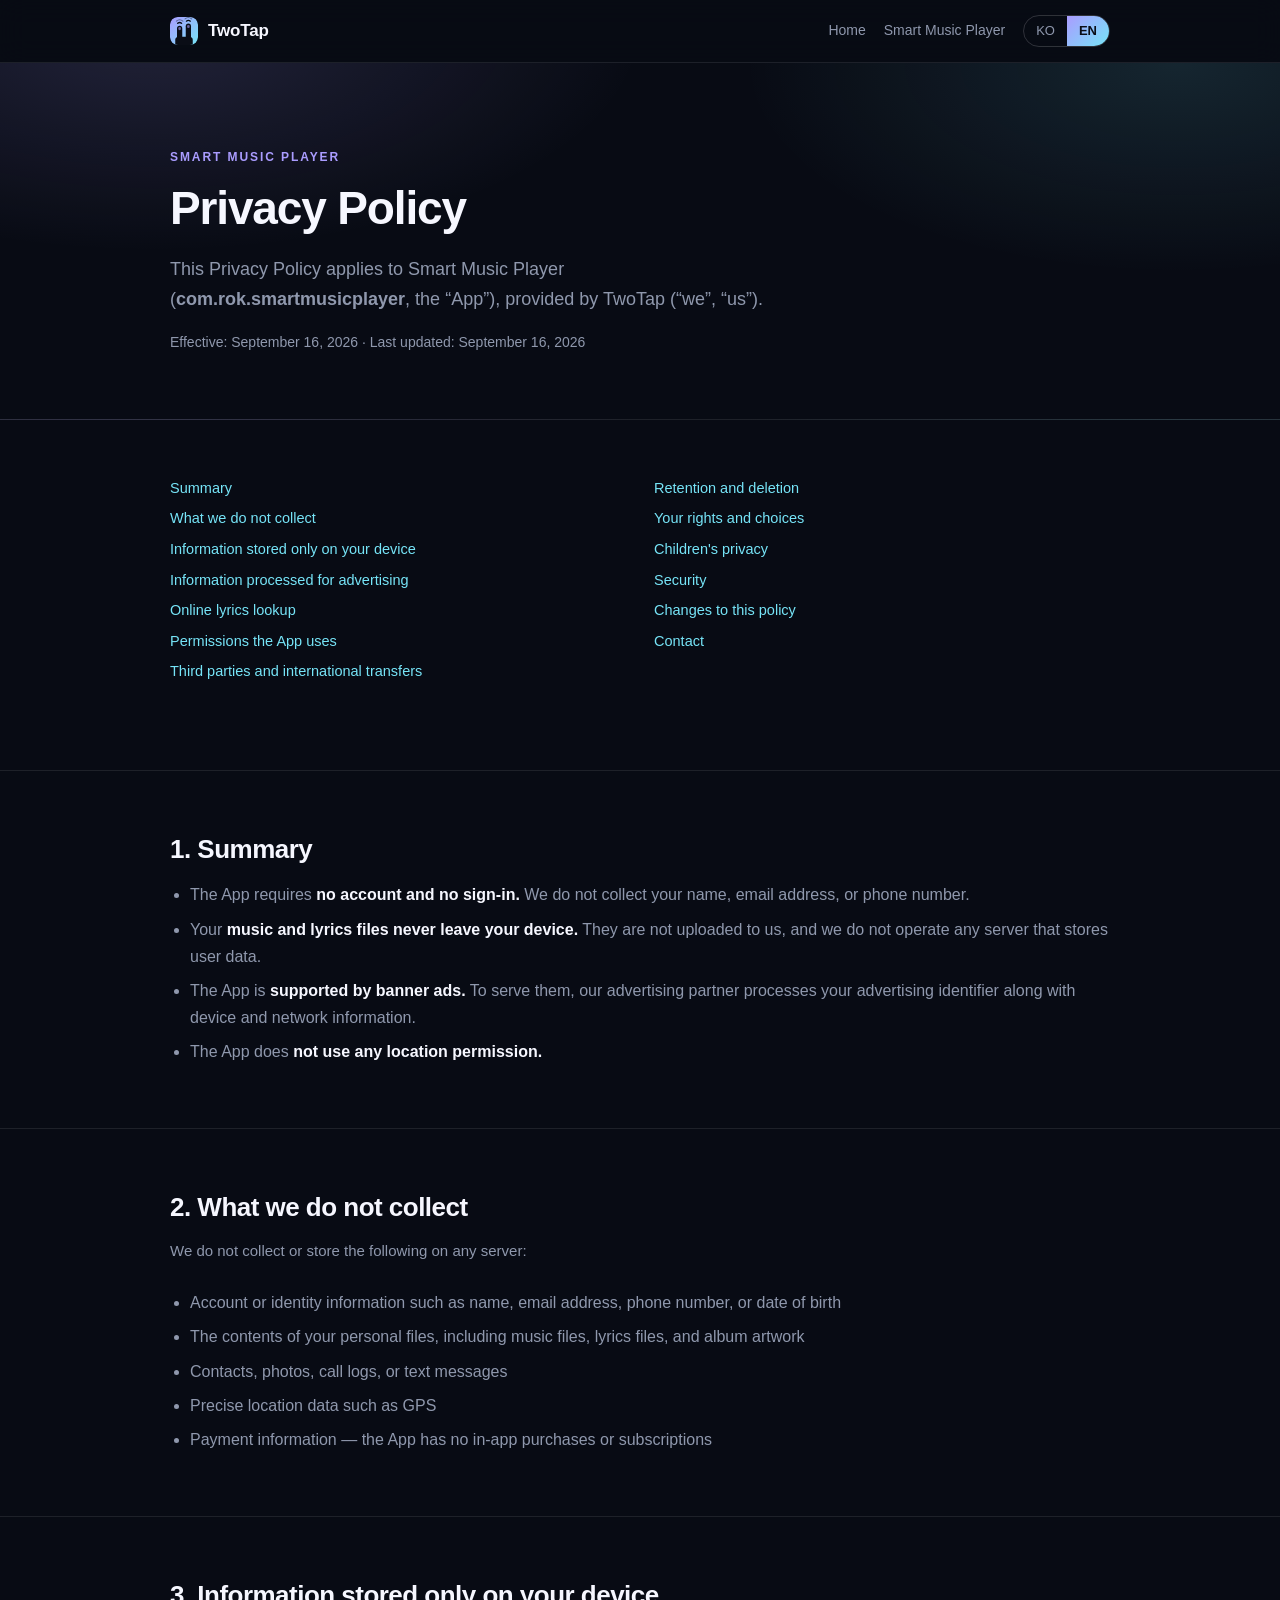
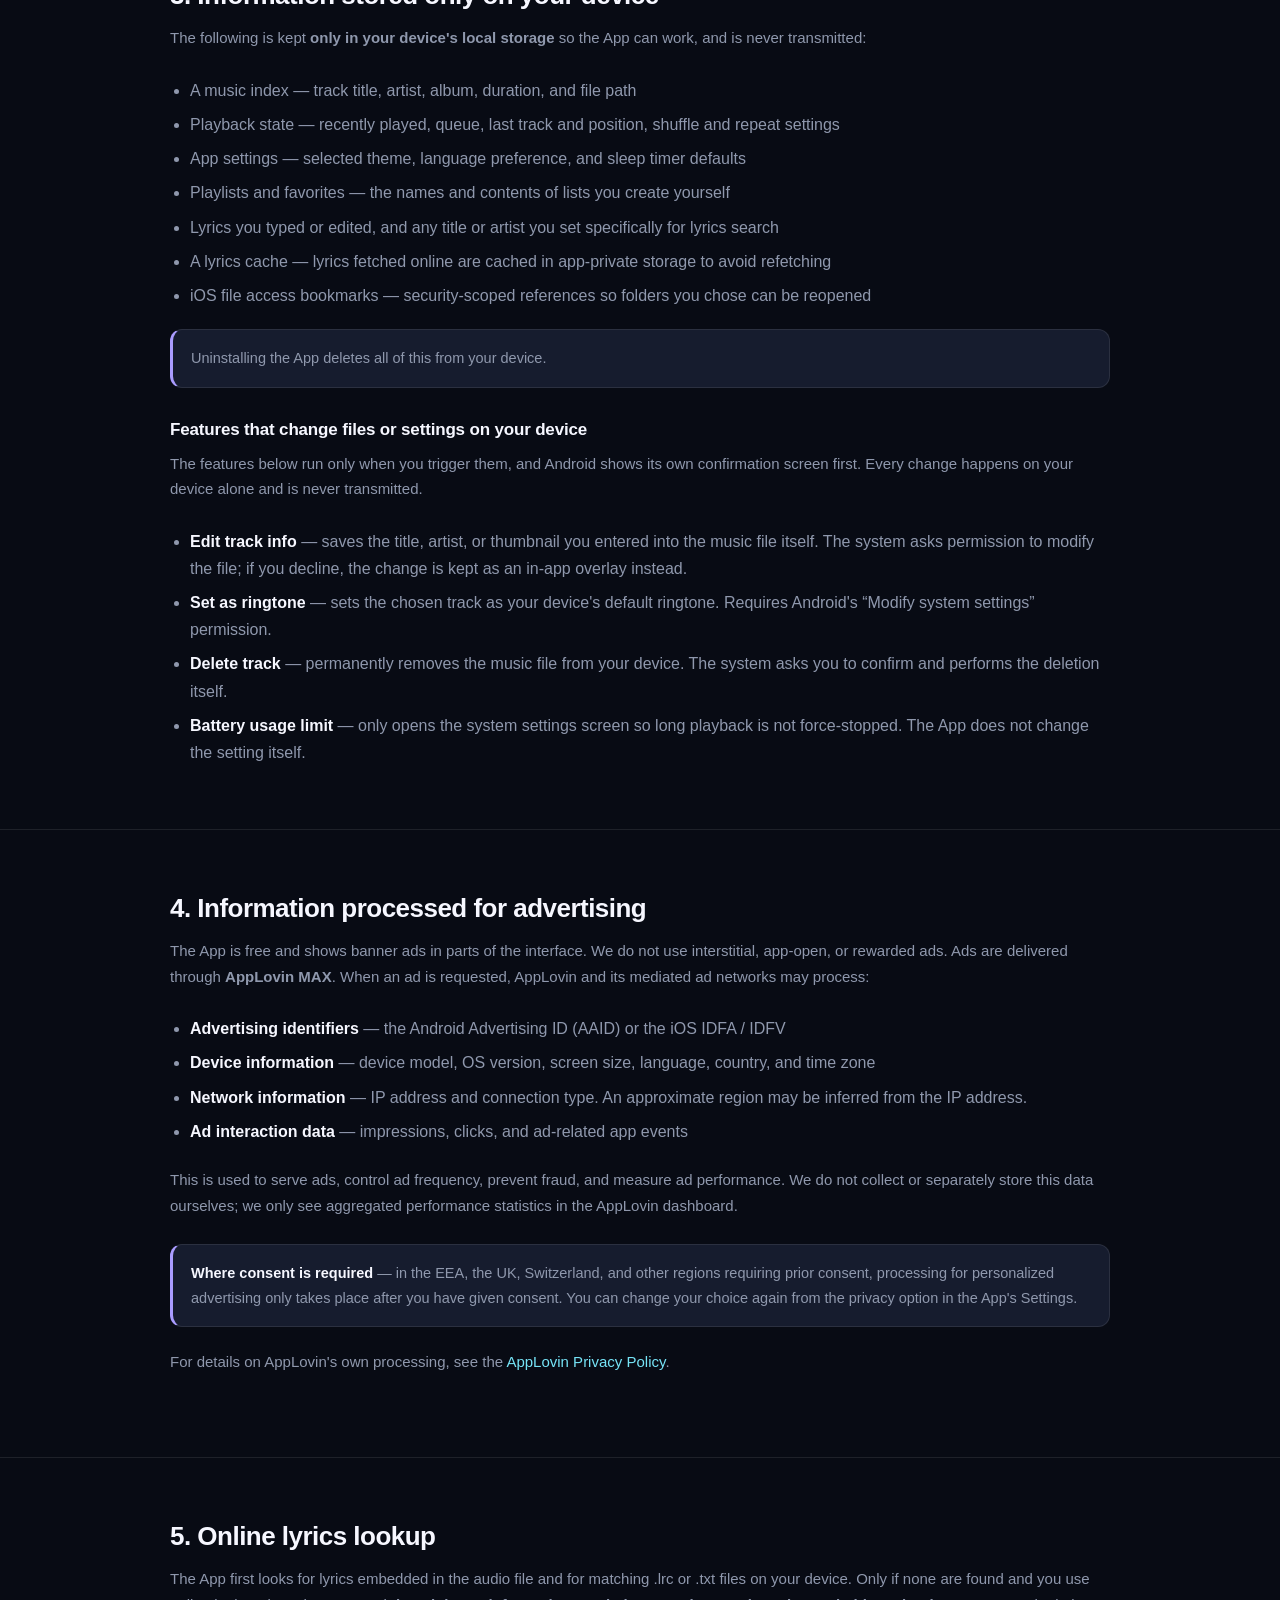
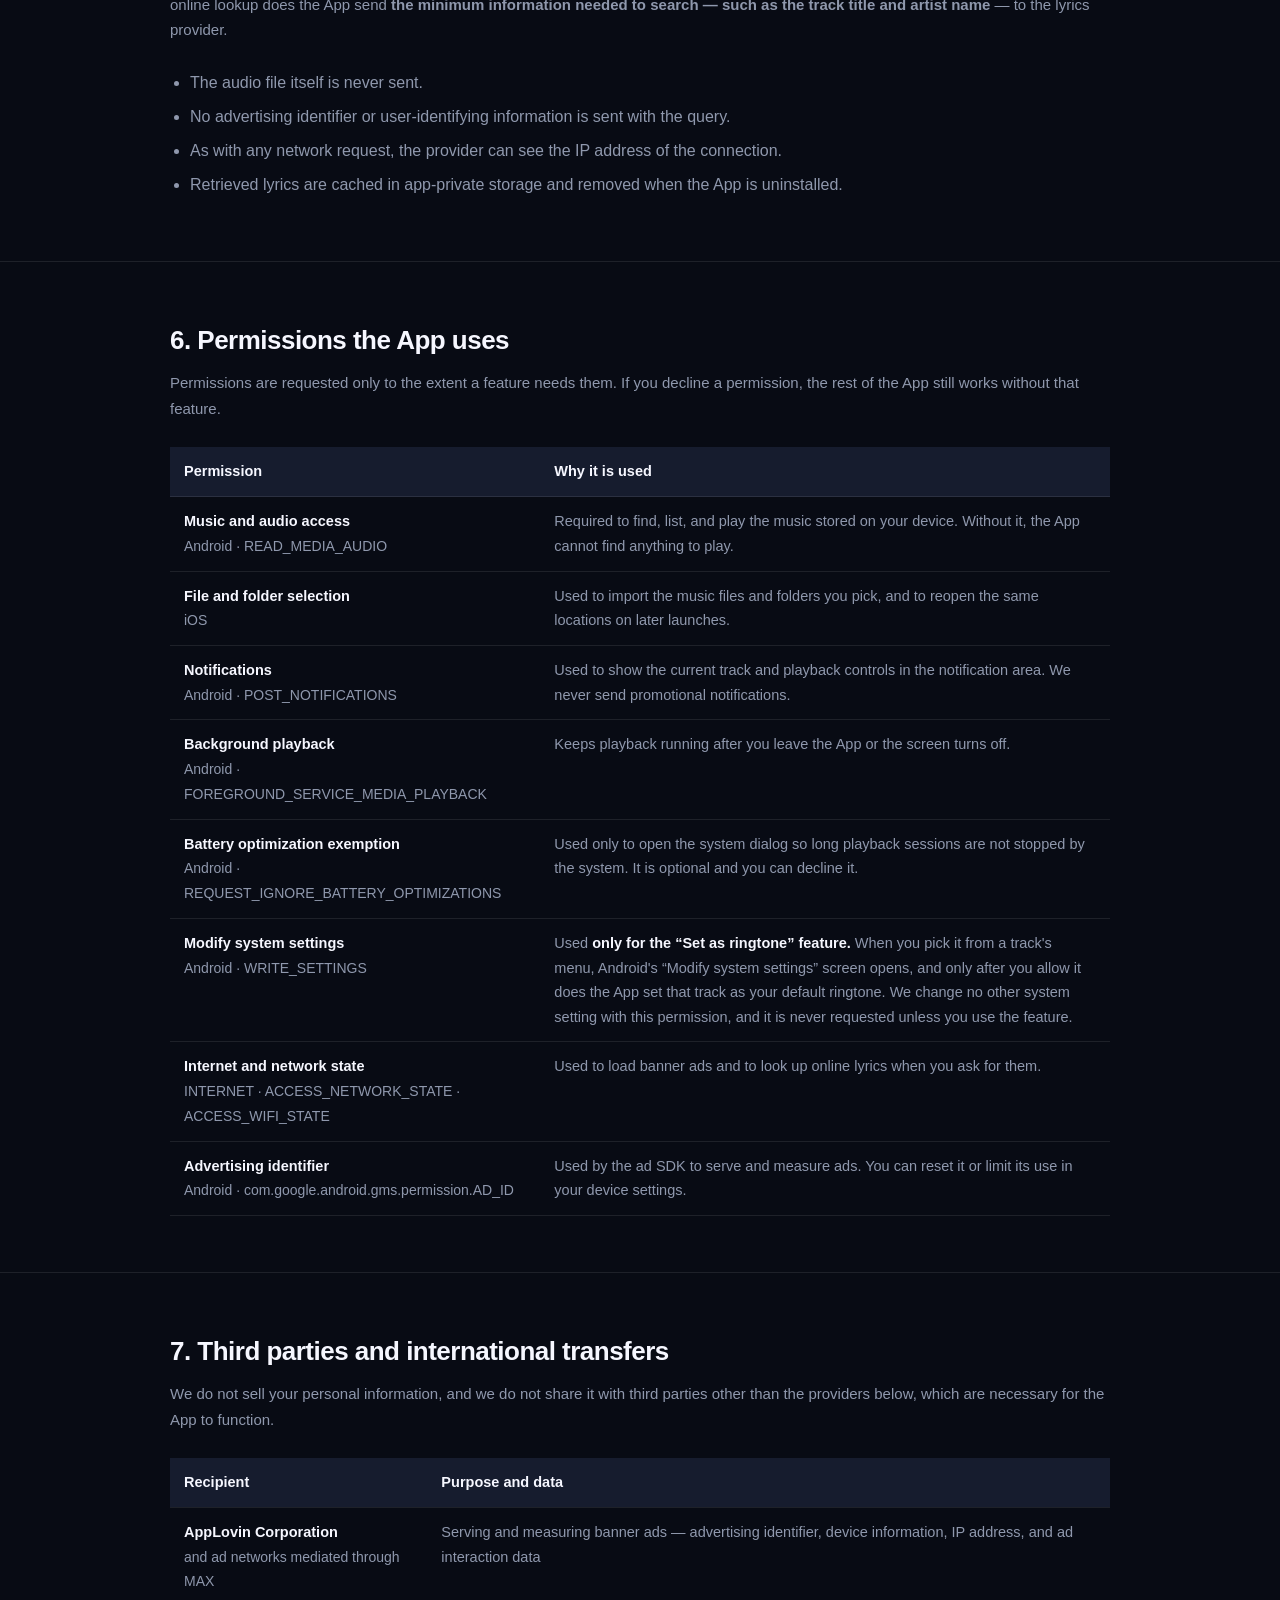
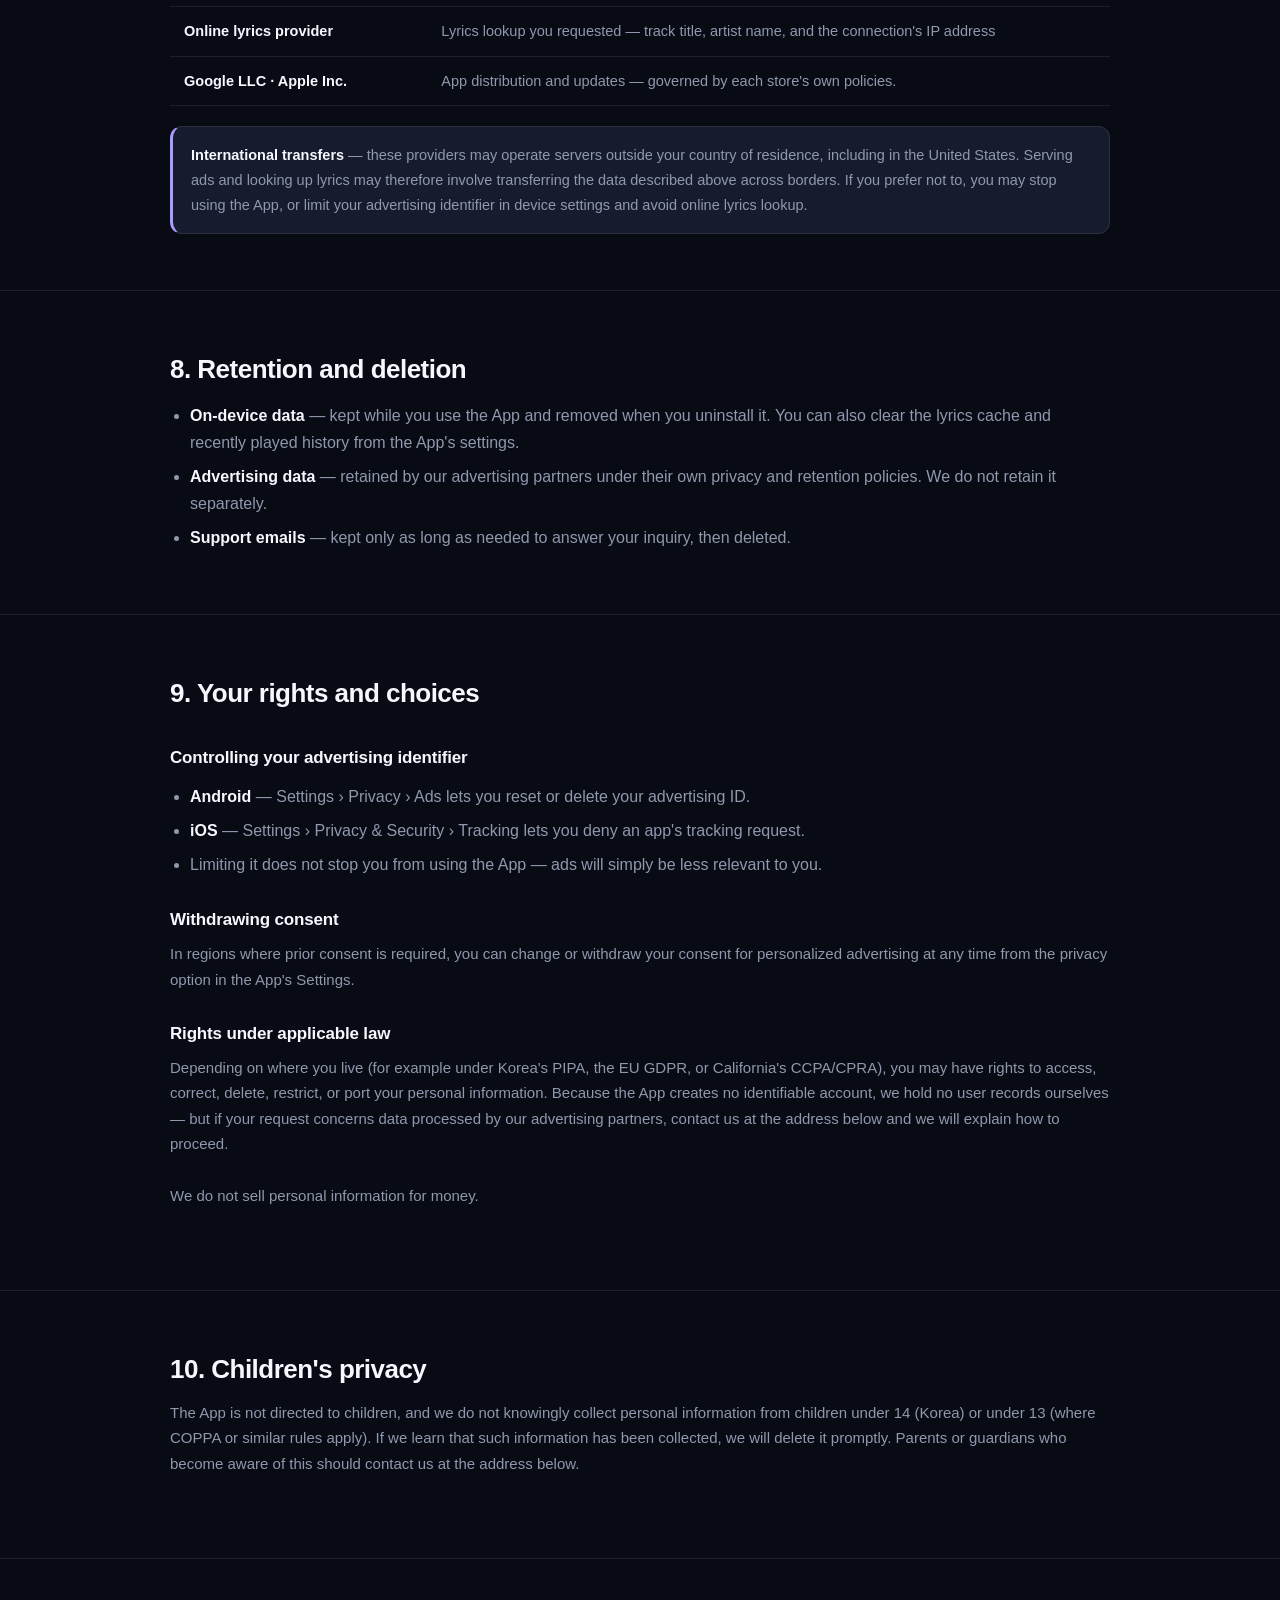
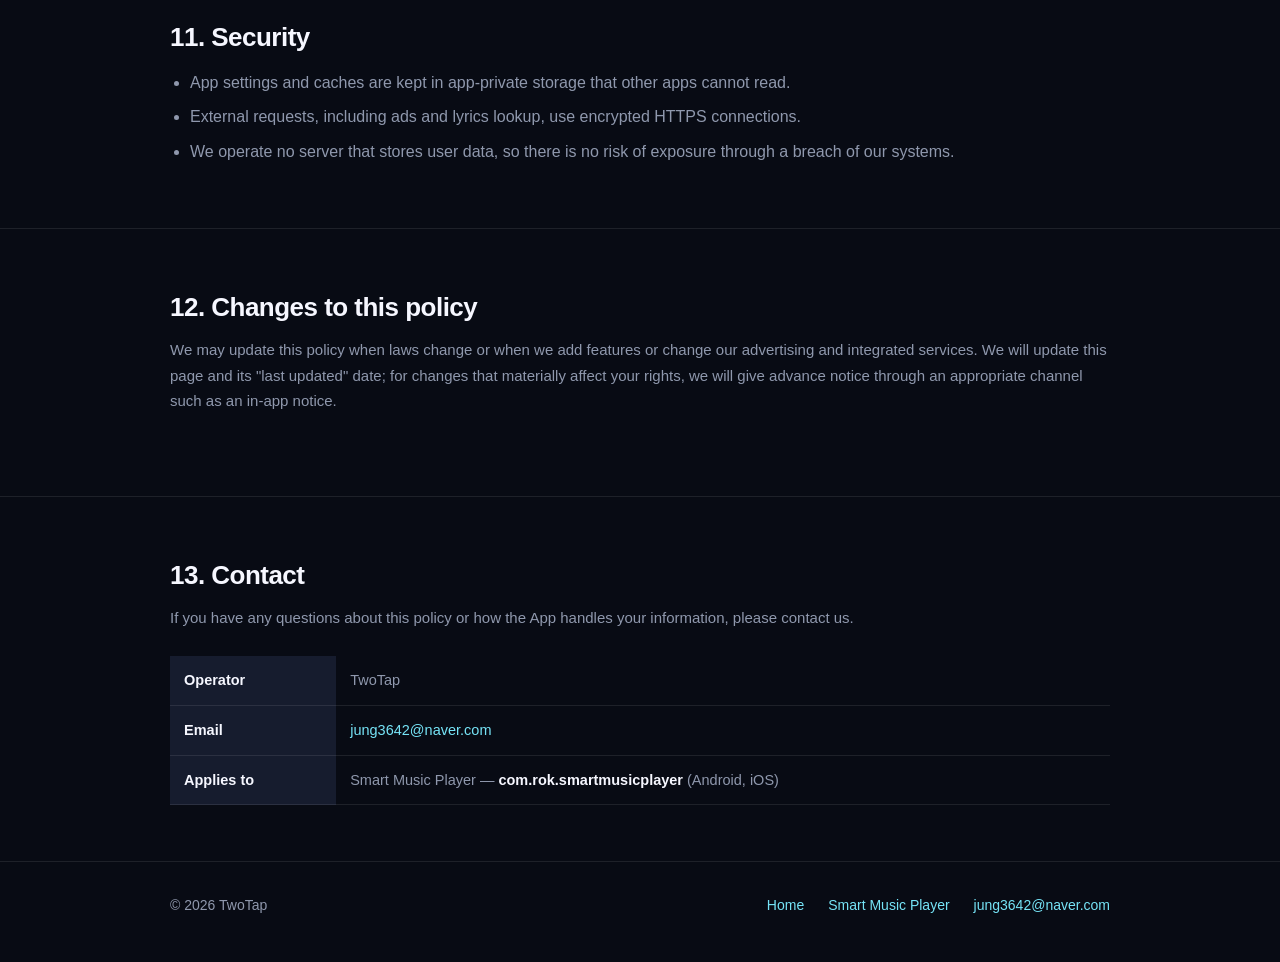
<file: smp/privacy.html>
<!doctype html>
<html lang="ko" data-lang="ko">
<head>
<meta charset="utf-8">
<meta name="viewport" content="width=device-width, initial-scale=1">
<title>Privacy Policy — Smart Music Player</title>
<meta name="description" content="Privacy Policy for Smart Music Player (com.rok.smartmusicplayer) by TwoTap.">
<link rel="icon" href="/assets/twotap-mark.svg" type="image/svg+xml">
<link rel="icon" href="/assets/favicon.png" sizes="64x64">
<link rel="apple-touch-icon" href="/assets/apple-touch-icon.png">
<link rel="stylesheet" href="/assets/site.css">
<script>document.documentElement.dataset.lang=(function(){try{var s=localStorage.getItem("twotap-lang");if(s==="ko"||s==="en")return s}catch(e){}return (navigator.language||"en").toLowerCase().indexOf("ko")===0?"ko":"en"})()</script>
<script src="/assets/lang.js" defer></script>
</head>
<body>

<header class="site-header">
  <div class="wrap">
    <a class="brand" href="/"><img class="mark" src="/assets/twotap-mark.svg" alt="" width="28" height="28">TwoTap</a>
    <nav class="nav">
      <a href="/"><span class="ko">홈</span><span class="en">Home</span></a>
      <a href="/smp/">Smart Music Player</a>
      <span class="lang">
        <button type="button" data-lang="ko" aria-pressed="true">KO</button>
        <button type="button" data-lang="en" aria-pressed="false">EN</button>
      </span>
    </nav>
  </div>
</header>

<div class="hero">
  <div class="wrap">
    <p class="eyebrow">Smart Music Player</p>
    <h1><span class="ko">개인정보처리방침</span><span class="en">Privacy Policy</span></h1>
    <p class="lede">
      <span class="ko">TwoTap(투탭, 이하 &ldquo;개발사&rdquo;)가 제공하는 Smart Music Player(<strong>com.rok.smartmusicplayer</strong>, 이하 &ldquo;앱&rdquo;)에 적용되는 개인정보처리방침입니다.</span>
      <span class="en">This Privacy Policy applies to Smart Music Player (<strong>com.rok.smartmusicplayer</strong>, the &ldquo;App&rdquo;), provided by TwoTap (&ldquo;we&rdquo;, &ldquo;us&rdquo;).</span>
    </p>
    <p class="meta" style="margin-top:16px;">
      <span class="ko">시행일: 2026년 9월 16일 · 최종 수정일: 2026년 9월 16일</span>
      <span class="en">Effective: September 16, 2026 · Last updated: September 16, 2026</span>
    </p>
  </div>
</div>

<section>
  <div class="wrap">
    <ol class="toc">
      <li><a href="#s1"><span class="ko">요약</span><span class="en">Summary</span></a></li>
      <li><a href="#s2"><span class="ko">수집하지 않는 정보</span><span class="en">What we do not collect</span></a></li>
      <li><a href="#s3"><span class="ko">기기에만 저장되는 정보</span><span class="en">Information stored only on your device</span></a></li>
      <li><a href="#s4"><span class="ko">광고를 통해 처리되는 정보</span><span class="en">Information processed for advertising</span></a></li>
      <li><a href="#s5"><span class="ko">온라인 가사 검색</span><span class="en">Online lyrics lookup</span></a></li>
      <li><a href="#s6"><span class="ko">앱이 사용하는 권한</span><span class="en">Permissions the App uses</span></a></li>
      <li><a href="#s7"><span class="ko">제3자 제공과 국외 이전</span><span class="en">Third parties and international transfers</span></a></li>
      <li><a href="#s8"><span class="ko">보유 기간과 삭제</span><span class="en">Retention and deletion</span></a></li>
      <li><a href="#s9"><span class="ko">이용자의 권리와 선택</span><span class="en">Your rights and choices</span></a></li>
      <li><a href="#s10"><span class="ko">아동의 개인정보</span><span class="en">Children's privacy</span></a></li>
      <li><a href="#s11"><span class="ko">보안</span><span class="en">Security</span></a></li>
      <li><a href="#s12"><span class="ko">방침의 변경</span><span class="en">Changes to this policy</span></a></li>
      <li><a href="#s13"><span class="ko">문의처</span><span class="en">Contact</span></a></li>
    </ol>
  </div>
</section>

<section id="s1">
  <div class="wrap">
    <h2>1. <span class="ko">요약</span><span class="en">Summary</span></h2>
    <ul class="clean">
      <li><span class="ko">앱은 <strong>회원가입과 로그인을 요구하지 않습니다.</strong> 이름, 이메일, 전화번호 등 계정 정보를 수집하지 않습니다.</span><span class="en">The App requires <strong>no account and no sign-in.</strong> We do not collect your name, email address, or phone number.</span></li>
      <li><span class="ko">기기의 <strong>음악 파일과 가사 파일은 기기를 벗어나지 않습니다.</strong> 개발사 서버로 업로드되지 않으며, 개발사는 별도의 이용자 정보 서버를 운영하지 않습니다.</span><span class="en">Your <strong>music and lyrics files never leave your device.</strong> They are not uploaded to us, and we do not operate any server that stores user data.</span></li>
      <li><span class="ko">앱은 <strong>배너 광고로 운영</strong>되며, 광고 제공을 위해 광고 파트너가 광고 식별자와 기기·네트워크 정보를 처리합니다.</span><span class="en">The App is <strong>supported by banner ads.</strong> To serve them, our advertising partner processes your advertising identifier along with device and network information.</span></li>
      <li><span class="ko">앱은 <strong>위치 권한을 사용하지 않습니다.</strong></span><span class="en">The App does <strong>not use any location permission.</strong></span></li>
    </ul>
  </div>
</section>

<section id="s2">
  <div class="wrap">
    <h2>2. <span class="ko">수집하지 않는 정보</span><span class="en">What we do not collect</span></h2>
    <p class="section-note">
      <span class="ko">개발사는 다음 정보를 수집하거나 서버에 저장하지 않습니다.</span>
      <span class="en">We do not collect or store the following on any server:</span>
    </p>
    <ul class="clean">
      <li><span class="ko">이름, 이메일 주소, 전화번호, 생년월일 등 계정 및 신원 정보</span><span class="en">Account or identity information such as name, email address, phone number, or date of birth</span></li>
      <li><span class="ko">기기에 저장된 음악 파일, 가사 파일, 앨범 아트 등 개인 파일의 내용</span><span class="en">The contents of your personal files, including music files, lyrics files, and album artwork</span></li>
      <li><span class="ko">연락처, 사진, 통화 기록, 문자 메시지</span><span class="en">Contacts, photos, call logs, or text messages</span></li>
      <li><span class="ko">GPS 등 정밀 위치 정보</span><span class="en">Precise location data such as GPS</span></li>
      <li><span class="ko">결제 정보 (앱에는 인앱 구매와 구독이 없습니다)</span><span class="en">Payment information — the App has no in-app purchases or subscriptions</span></li>
    </ul>
  </div>
</section>

<section id="s3">
  <div class="wrap">
    <h2>3. <span class="ko">기기에만 저장되는 정보</span><span class="en">Information stored only on your device</span></h2>
    <p class="section-note">
      <span class="ko">아래 정보는 앱이 정상 동작하기 위해 <strong>기기 내부 저장소에만</strong> 보관되며, 외부로 전송되지 않습니다.</span>
      <span class="en">The following is kept <strong>only in your device's local storage</strong> so the App can work, and is never transmitted:</span>
    </p>
    <ul class="clean">
      <li><span class="ko">음악 목록 색인 — 곡 제목, 아티스트, 앨범, 재생 시간, 파일 경로</span><span class="en">A music index — track title, artist, album, duration, and file path</span></li>
      <li><span class="ko">재생 상태 — 최근 재생 목록, 대기열, 마지막 곡과 재생 위치, 셔플·반복 설정</span><span class="en">Playback state — recently played, queue, last track and position, shuffle and repeat settings</span></li>
      <li><span class="ko">앱 설정 — 선택한 테마, 언어 설정, 취침 종료 기본값</span><span class="en">App settings — selected theme, language preference, and sleep timer defaults</span></li>
      <li><span class="ko">재생목록과 즐겨찾기 — 이용자가 직접 만든 목록의 이름과 곡 구성</span><span class="en">Playlists and favorites — the names and contents of lists you create yourself</span></li>
      <li><span class="ko">직접 입력하거나 수정한 가사, 가사 검색용으로 따로 지정한 제목·아티스트명</span><span class="en">Lyrics you typed or edited, and any title or artist you set specifically for lyrics search</span></li>
      <li><span class="ko">가사 캐시 — 온라인에서 가져온 가사를 다시 내려받지 않기 위한 앱 전용 저장소 캐시</span><span class="en">A lyrics cache — lyrics fetched online are cached in app-private storage to avoid refetching</span></li>
      <li><span class="ko">iOS 파일 접근 북마크 — 사용자가 직접 선택한 폴더에 다시 접근하기 위한 보안 스코프 정보</span><span class="en">iOS file access bookmarks — security-scoped references so folders you chose can be reopened</span></li>
    </ul>
    <div class="callout">
      <span class="ko">앱을 삭제하면 이 정보는 기기에서 함께 삭제됩니다.</span>
      <span class="en">Uninstalling the App deletes all of this from your device.</span>
    </div>

    <h3><span class="ko">기기의 파일이나 설정을 변경하는 기능</span><span class="en">Features that change files or settings on your device</span></h3>
    <p class="section-note">
      <span class="ko">아래 기능은 이용자가 직접 실행할 때만 동작하며, 실행 전 Android 시스템이 별도의 확인 화면을 표시합니다. 변경은 모두 기기 안에서만 이루어지고 외부로 전송되지 않습니다.</span>
      <span class="en">The features below run only when you trigger them, and Android shows its own confirmation screen first. Every change happens on your device alone and is never transmitted.</span>
    </p>
    <ul class="clean">
      <li><span class="ko"><strong>곡 정보 수정</strong> — 이용자가 수정한 제목, 아티스트, 썸네일을 해당 음악 파일에 저장합니다. 시스템이 파일 변경 허용을 묻고, 허용하지 않으면 앱 안에서만 보이는 표시로 대체합니다.</span><span class="en"><strong>Edit track info</strong> — saves the title, artist, or thumbnail you entered into the music file itself. The system asks permission to modify the file; if you decline, the change is kept as an in-app overlay instead.</span></li>
      <li><span class="ko"><strong>벨소리 설정</strong> — 선택한 곡을 기기의 기본 벨소리로 지정합니다. 시스템의 ‘설정 변경 허용’이 필요합니다.</span><span class="en"><strong>Set as ringtone</strong> — sets the chosen track as your device's default ringtone. Requires Android's &ldquo;Modify system settings&rdquo; permission.</span></li>
      <li><span class="ko"><strong>곡 삭제</strong> — 선택한 음악 파일을 기기에서 영구 삭제합니다. 시스템이 삭제 확인을 묻고, 실제 삭제는 시스템이 수행합니다.</span><span class="en"><strong>Delete track</strong> — permanently removes the music file from your device. The system asks you to confirm and performs the deletion itself.</span></li>
      <li><span class="ko"><strong>배터리 사용량 제한 해제</strong> — 장시간 재생이 중단되지 않도록 시스템 설정 화면을 열어 안내만 합니다. 앱이 직접 변경하지 않습니다.</span><span class="en"><strong>Battery usage limit</strong> — only opens the system settings screen so long playback is not force-stopped. The App does not change the setting itself.</span></li>
    </ul>
  </div>
</section>

<section id="s4">
  <div class="wrap">
    <h2>4. <span class="ko">광고를 통해 처리되는 정보</span><span class="en">Information processed for advertising</span></h2>
    <p class="section-note">
      <span class="ko">앱은 무료로 제공되며 화면 일부에 배너 광고를 표시합니다. 전면 광고, 앱 시작 광고, 보상형 광고는 사용하지 않습니다. 광고는 <strong>AppLovin MAX</strong>를 통해 제공되며, 광고 요청 시 AppLovin 및 연결된 광고 네트워크가 다음 정보를 처리할 수 있습니다.</span>
      <span class="en">The App is free and shows banner ads in parts of the interface. We do not use interstitial, app-open, or rewarded ads. Ads are delivered through <strong>AppLovin MAX</strong>. When an ad is requested, AppLovin and its mediated ad networks may process:</span>
    </p>
    <ul class="clean">
      <li><span class="ko"><strong>광고 식별자</strong> — Android 광고 ID(AAID) 또는 iOS 광고 식별자(IDFA / IDFV)</span><span class="en"><strong>Advertising identifiers</strong> — the Android Advertising ID (AAID) or the iOS IDFA / IDFV</span></li>
      <li><span class="ko"><strong>기기 정보</strong> — 기기 모델, 운영체제 버전, 화면 크기, 언어, 국가, 시간대</span><span class="en"><strong>Device information</strong> — device model, OS version, screen size, language, country, and time zone</span></li>
      <li><span class="ko"><strong>네트워크 정보</strong> — IP 주소, 연결 종류. IP 주소로부터 대략적인 지역이 추정될 수 있습니다.</span><span class="en"><strong>Network information</strong> — IP address and connection type. An approximate region may be inferred from the IP address.</span></li>
      <li><span class="ko"><strong>광고 상호작용 정보</strong> — 광고 노출, 클릭, 광고 관련 앱 이벤트</span><span class="en"><strong>Ad interaction data</strong> — impressions, clicks, and ad-related app events</span></li>
    </ul>
    <p class="section-note" style="margin-top:22px;">
      <span class="ko">이 정보는 광고 게재, 광고 빈도 조절, 부정 클릭 방지, 광고 성과 측정을 위해 사용됩니다. 개발사는 이 정보를 직접 수집하거나 별도로 보관하지 않으며, 집계된 광고 성과 통계만 AppLovin 대시보드를 통해 확인합니다.</span>
      <span class="en">This is used to serve ads, control ad frequency, prevent fraud, and measure ad performance. We do not collect or separately store this data ourselves; we only see aggregated performance statistics in the AppLovin dashboard.</span>
    </p>
    <div class="callout">
      <span class="ko"><strong>동의가 필요한 지역</strong> — 유럽경제지역(EEA), 영국, 스위스 등 사전 동의가 필요한 지역에서는 맞춤형 광고에 대한 동의 절차를 거친 뒤에만 해당 목적의 처리가 이루어집니다. 동의는 앱 설정의 개인정보 관련 항목에서 다시 변경할 수 있습니다.</span>
      <span class="en"><strong>Where consent is required</strong> — in the EEA, the UK, Switzerland, and other regions requiring prior consent, processing for personalized advertising only takes place after you have given consent. You can change your choice again from the privacy option in the App's Settings.</span>
    </div>
    <p class="section-note" style="margin-top:22px;">
      <span class="ko">AppLovin의 개인정보 처리에 대한 자세한 내용은 <a href="https://www.applovin.com/privacy/" target="_blank" rel="noopener">AppLovin 개인정보처리방침</a>을 참고해 주세요.</span>
      <span class="en">For details on AppLovin's own processing, see the <a href="https://www.applovin.com/privacy/" target="_blank" rel="noopener">AppLovin Privacy Policy</a>.</span>
    </p>
  </div>
</section>

<section id="s5">
  <div class="wrap">
    <h2>5. <span class="ko">온라인 가사 검색</span><span class="en">Online lyrics lookup</span></h2>
    <p class="section-note">
      <span class="ko">앱은 음원에 내장된 가사와 기기의 LRC·TXT 파일을 먼저 찾습니다. 그래도 가사를 찾지 못했고 이용자가 온라인 검색을 사용하는 경우에만, <strong>곡 제목과 아티스트명 등 검색에 필요한 최소한의 정보</strong>가 가사 제공처로 전송됩니다.</span>
      <span class="en">The App first looks for lyrics embedded in the audio file and for matching .lrc or .txt files on your device. Only if none are found and you use online lookup does the App send <strong>the minimum information needed to search — such as the track title and artist name</strong> — to the lyrics provider.</span>
    </p>
    <ul class="clean">
      <li><span class="ko">음악 파일 자체는 전송되지 않습니다.</span><span class="en">The audio file itself is never sent.</span></li>
      <li><span class="ko">광고 식별자나 이용자를 식별할 수 있는 정보는 함께 전송하지 않습니다.</span><span class="en">No advertising identifier or user-identifying information is sent with the query.</span></li>
      <li><span class="ko">전송 과정에서 제공처는 접속 IP 주소를 확인할 수 있습니다.</span><span class="en">As with any network request, the provider can see the IP address of the connection.</span></li>
      <li><span class="ko">가져온 가사는 앱 전용 저장소에 캐시되며, 앱 삭제 시 함께 삭제됩니다.</span><span class="en">Retrieved lyrics are cached in app-private storage and removed when the App is uninstalled.</span></li>
    </ul>
  </div>
</section>

<section id="s6">
  <div class="wrap">
    <h2>6. <span class="ko">앱이 사용하는 권한</span><span class="en">Permissions the App uses</span></h2>
    <p class="section-note">
      <span class="ko">권한은 해당 기능을 사용할 때 필요한 범위에서만 요청합니다. 권한을 허용하지 않아도 관련 기능을 제외한 나머지 기능은 사용할 수 있습니다.</span>
      <span class="en">Permissions are requested only to the extent a feature needs them. If you decline a permission, the rest of the App still works without that feature.</span>
    </p>
    <div class="table-scroll">
      <table>
        <thead>
          <tr>
            <th><span class="ko">권한</span><span class="en">Permission</span></th>
            <th><span class="ko">사용 목적</span><span class="en">Why it is used</span></th>
          </tr>
        </thead>
        <tbody>
          <tr>
            <td><strong><span class="ko">음악 및 오디오 파일 접근</span><span class="en">Music and audio access</span></strong><br><span class="meta">Android · READ_MEDIA_AUDIO</span></td>
            <td><span class="ko">기기에 저장된 음악을 찾아 목록으로 보여주고 재생하기 위해 필요합니다. 필수 권한이며, 허용하지 않으면 재생할 곡을 찾을 수 없습니다.</span><span class="en">Required to find, list, and play the music stored on your device. Without it, the App cannot find anything to play.</span></td>
          </tr>
          <tr>
            <td><strong><span class="ko">파일 및 폴더 선택</span><span class="en">File and folder selection</span></strong><br><span class="meta">iOS</span></td>
            <td><span class="ko">이용자가 직접 선택한 음악 파일과 폴더를 가져오고, 다음 실행에서도 같은 위치에 접근하기 위해 사용합니다.</span><span class="en">Used to import the music files and folders you pick, and to reopen the same locations on later launches.</span></td>
          </tr>
          <tr>
            <td><strong><span class="ko">알림</span><span class="en">Notifications</span></strong><br><span class="meta">Android · POST_NOTIFICATIONS</span></td>
            <td><span class="ko">재생 중인 곡과 재생 제어 버튼을 알림 영역에 표시하기 위해 사용합니다. 광고성 알림은 보내지 않습니다.</span><span class="en">Used to show the current track and playback controls in the notification area. We never send promotional notifications.</span></td>
          </tr>
          <tr>
            <td><strong><span class="ko">백그라운드 재생</span><span class="en">Background playback</span></strong><br><span class="meta">Android · FOREGROUND_SERVICE_MEDIA_PLAYBACK</span></td>
            <td><span class="ko">앱을 벗어나거나 화면이 꺼진 뒤에도 재생을 이어가기 위해 사용합니다.</span><span class="en">Keeps playback running after you leave the App or the screen turns off.</span></td>
          </tr>
          <tr>
            <td><strong><span class="ko">배터리 최적화 제외 요청</span><span class="en">Battery optimization exemption</span></strong><br><span class="meta">Android · REQUEST_IGNORE_BATTERY_OPTIMIZATIONS</span></td>
            <td><span class="ko">장시간 재생 중 시스템이 재생을 강제로 중단하지 않도록 시스템 설정 화면을 안내하기 위해 사용합니다. 이용자가 거부할 수 있는 선택 항목입니다.</span><span class="en">Used only to open the system dialog so long playback sessions are not stopped by the system. It is optional and you can decline it.</span></td>
          </tr>
          <tr>
            <td><strong><span class="ko">시스템 설정 변경</span><span class="en">Modify system settings</span></strong><br><span class="meta">Android · WRITE_SETTINGS</span></td>
            <td><span class="ko"><strong>‘벨소리 설정’ 기능에만</strong> 사용합니다. 이용자가 곡 메뉴에서 벨소리 설정을 선택하면 Android 시스템의 ‘설정 변경 허용’ 화면으로 이동하며, 허용한 뒤에만 선택한 곡이 기기 기본 벨소리로 지정됩니다. 이 권한으로 다른 시스템 설정은 변경하지 않으며, 벨소리 설정을 사용하지 않으면 권한을 요청하지 않습니다.</span><span class="en">Used <strong>only for the &ldquo;Set as ringtone&rdquo; feature.</strong> When you pick it from a track's menu, Android's &ldquo;Modify system settings&rdquo; screen opens, and only after you allow it does the App set that track as your default ringtone. We change no other system setting with this permission, and it is never requested unless you use the feature.</span></td>
          </tr>
          <tr>
            <td><strong><span class="ko">인터넷 및 네트워크 상태</span><span class="en">Internet and network state</span></strong><br><span class="meta">INTERNET · ACCESS_NETWORK_STATE · ACCESS_WIFI_STATE</span></td>
            <td><span class="ko">배너 광고를 불러오고, 이용자가 요청한 온라인 가사를 검색하기 위해 사용합니다.</span><span class="en">Used to load banner ads and to look up online lyrics when you ask for them.</span></td>
          </tr>
          <tr>
            <td><strong><span class="ko">광고 식별자</span><span class="en">Advertising identifier</span></strong><br><span class="meta">Android · com.google.android.gms.permission.AD_ID</span></td>
            <td><span class="ko">광고 제공과 광고 성과 측정을 위해 광고 SDK가 사용합니다. 기기 설정에서 초기화하거나 사용을 제한할 수 있습니다.</span><span class="en">Used by the ad SDK to serve and measure ads. You can reset it or limit its use in your device settings.</span></td>
          </tr>
        </tbody>
      </table>
    </div>
  </div>
</section>

<section id="s7">
  <div class="wrap">
    <h2>7. <span class="ko">제3자 제공과 국외 이전</span><span class="en">Third parties and international transfers</span></h2>
    <p class="section-note">
      <span class="ko">개발사는 이용자의 개인정보를 판매하지 않으며, 광고 및 앱 동작에 필요한 아래 사업자 외에는 제3자에게 제공하지 않습니다.</span>
      <span class="en">We do not sell your personal information, and we do not share it with third parties other than the providers below, which are necessary for the App to function.</span>
    </p>
    <div class="table-scroll">
      <table>
        <thead>
          <tr>
            <th><span class="ko">제공받는 자</span><span class="en">Recipient</span></th>
            <th><span class="ko">목적 및 항목</span><span class="en">Purpose and data</span></th>
          </tr>
        </thead>
        <tbody>
          <tr>
            <td><strong>AppLovin Corporation</strong><br><span class="meta"><span class="ko">및 MAX를 통해 연결된 광고 네트워크</span><span class="en">and ad networks mediated through MAX</span></span></td>
            <td><span class="ko">배너 광고 게재 및 성과 측정 — 광고 식별자, 기기 정보, IP 주소, 광고 상호작용 정보</span><span class="en">Serving and measuring banner ads — advertising identifier, device information, IP address, and ad interaction data</span></td>
          </tr>
          <tr>
            <td><strong><span class="ko">온라인 가사 제공처</span><span class="en">Online lyrics provider</span></strong></td>
            <td><span class="ko">이용자가 요청한 가사 검색 — 곡 제목, 아티스트명, 접속 IP 주소</span><span class="en">Lyrics lookup you requested — track title, artist name, and the connection's IP address</span></td>
          </tr>
          <tr>
            <td><strong>Google LLC · Apple Inc.</strong></td>
            <td><span class="ko">앱 배포, 업데이트, 결제 없는 스토어 기능 — 각 스토어의 자체 정책에 따릅니다.</span><span class="en">App distribution and updates — governed by each store's own policies.</span></td>
          </tr>
        </tbody>
      </table>
    </div>
    <div class="callout">
      <span class="ko"><strong>국외 이전</strong> — 위 사업자는 미국 등 이용자의 거주 국가 밖에 서버를 둘 수 있습니다. 따라서 광고 제공 및 가사 검색 과정에서 해당 정보가 국외로 이전되어 처리될 수 있습니다. 이전을 원하지 않는 경우 앱을 사용하지 않거나, 기기 설정에서 광고 식별자 사용을 제한하고 온라인 가사 검색을 사용하지 않을 수 있습니다.</span>
      <span class="en"><strong>International transfers</strong> — these providers may operate servers outside your country of residence, including in the United States. Serving ads and looking up lyrics may therefore involve transferring the data described above across borders. If you prefer not to, you may stop using the App, or limit your advertising identifier in device settings and avoid online lyrics lookup.</span>
    </div>
  </div>
</section>

<section id="s8">
  <div class="wrap">
    <h2>8. <span class="ko">보유 기간과 삭제</span><span class="en">Retention and deletion</span></h2>
    <ul class="clean">
      <li><span class="ko"><strong>기기 내 정보</strong> — 앱을 사용하는 동안 기기에 보관되며, 앱을 삭제하면 함께 삭제됩니다. 앱 설정에서 가사 캐시와 최근 재생 기록을 직접 지울 수도 있습니다.</span><span class="en"><strong>On-device data</strong> — kept while you use the App and removed when you uninstall it. You can also clear the lyrics cache and recently played history from the App's settings.</span></li>
      <li><span class="ko"><strong>광고 관련 정보</strong> — 광고 파트너가 각자의 개인정보처리방침과 보관 정책에 따라 보유합니다. 개발사는 이 정보를 별도로 보유하지 않습니다.</span><span class="en"><strong>Advertising data</strong> — retained by our advertising partners under their own privacy and retention policies. We do not retain it separately.</span></li>
      <li><span class="ko"><strong>문의 이메일</strong> — 문의에 답변하기 위해 필요한 기간 동안만 보관하고, 처리 완료 후 삭제합니다.</span><span class="en"><strong>Support emails</strong> — kept only as long as needed to answer your inquiry, then deleted.</span></li>
    </ul>
  </div>
</section>

<section id="s9">
  <div class="wrap">
    <h2>9. <span class="ko">이용자의 권리와 선택</span><span class="en">Your rights and choices</span></h2>

    <h3><span class="ko">광고 식별자 제어</span><span class="en">Controlling your advertising identifier</span></h3>
    <ul class="clean">
      <li><span class="ko"><strong>Android</strong> — 설정 &rsaquo; 개인정보 보호 &rsaquo; 광고에서 광고 ID를 재설정하거나 삭제할 수 있습니다.</span><span class="en"><strong>Android</strong> — Settings &rsaquo; Privacy &rsaquo; Ads lets you reset or delete your advertising ID.</span></li>
      <li><span class="ko"><strong>iOS</strong> — 설정 &rsaquo; 개인정보 보호 및 보안 &rsaquo; 추적에서 앱의 추적 요청을 거부할 수 있습니다.</span><span class="en"><strong>iOS</strong> — Settings &rsaquo; Privacy &amp; Security &rsaquo; Tracking lets you deny an app's tracking request.</span></li>
      <li><span class="ko">광고 식별자를 제한해도 앱은 계속 사용할 수 있으며, 다만 표시되는 광고가 이용자와 덜 관련 있는 내용일 수 있습니다.</span><span class="en">Limiting it does not stop you from using the App — ads will simply be less relevant to you.</span></li>
    </ul>

    <h3><span class="ko">동의 철회</span><span class="en">Withdrawing consent</span></h3>
    <p class="section-note">
      <span class="ko">사전 동의가 필요한 지역에서는 앱 설정의 개인정보 관련 항목에서 언제든지 맞춤형 광고 동의를 변경하거나 철회할 수 있습니다.</span>
      <span class="en">In regions where prior consent is required, you can change or withdraw your consent for personalized advertising at any time from the privacy option in the App's Settings.</span>
    </p>

    <h3><span class="ko">법령에 따른 권리</span><span class="en">Rights under applicable law</span></h3>
    <p class="section-note">
      <span class="ko">거주 지역의 법령(대한민국 개인정보 보호법, EU GDPR, 미국 캘리포니아 CCPA/CPRA 등)에 따라 열람, 정정, 삭제, 처리정지, 이전 요구 등의 권리를 행사할 수 있습니다. 앱은 이용자를 식별할 수 있는 계정을 만들지 않으므로 개발사가 보유한 이용자 정보가 없으나, 광고 파트너가 처리하는 정보에 대한 요청은 아래 문의처로 연락해 주시면 처리 절차를 안내해 드립니다.</span>
      <span class="en">Depending on where you live (for example under Korea's PIPA, the EU GDPR, or California's CCPA/CPRA), you may have rights to access, correct, delete, restrict, or port your personal information. Because the App creates no identifiable account, we hold no user records ourselves — but if your request concerns data processed by our advertising partners, contact us at the address below and we will explain how to proceed.</span>
    </p>
    <p class="section-note">
      <span class="ko">개발사는 개인정보를 금전적 대가를 받고 판매하지 않습니다.</span>
      <span class="en">We do not sell personal information for money.</span>
    </p>
  </div>
</section>

<section id="s10">
  <div class="wrap">
    <h2>10. <span class="ko">아동의 개인정보</span><span class="en">Children's privacy</span></h2>
    <p class="section-note">
      <span class="ko">앱은 아동을 주 대상으로 하지 않으며, 만 14세 미만(대한민국) 또는 만 13세 미만(미국 COPPA 등 해당 지역)의 아동으로부터 개인정보를 고의로 수집하지 않습니다. 해당 아동의 정보가 수집되었음을 확인한 경우 지체 없이 삭제 조치를 취합니다. 보호자께서 이러한 사실을 알게 된 경우 아래 문의처로 연락해 주시기 바랍니다.</span>
      <span class="en">The App is not directed to children, and we do not knowingly collect personal information from children under 14 (Korea) or under 13 (where COPPA or similar rules apply). If we learn that such information has been collected, we will delete it promptly. Parents or guardians who become aware of this should contact us at the address below.</span>
    </p>
  </div>
</section>

<section id="s11">
  <div class="wrap">
    <h2>11. <span class="ko">보안</span><span class="en">Security</span></h2>
    <ul class="clean">
      <li><span class="ko">앱의 설정과 캐시는 다른 앱이 접근할 수 없는 앱 전용 저장 영역에 보관합니다.</span><span class="en">App settings and caches are kept in app-private storage that other apps cannot read.</span></li>
      <li><span class="ko">광고 및 가사 검색 등 외부 통신은 암호화된 HTTPS 연결을 사용합니다.</span><span class="en">External requests, including ads and lyrics lookup, use encrypted HTTPS connections.</span></li>
      <li><span class="ko">개발사는 이용자 정보를 저장하는 서버를 운영하지 않으므로, 서버 유출로 인한 개인정보 노출 위험이 없습니다.</span><span class="en">We operate no server that stores user data, so there is no risk of exposure through a breach of our systems.</span></li>
    </ul>
  </div>
</section>

<section id="s12">
  <div class="wrap">
    <h2>12. <span class="ko">방침의 변경</span><span class="en">Changes to this policy</span></h2>
    <p class="section-note">
      <span class="ko">법령 변경, 기능 추가, 광고 또는 연동 서비스 변경에 따라 이 방침이 수정될 수 있습니다. 변경 시 이 페이지의 내용과 최종 수정일을 갱신하며, 이용자 권리에 중대한 영향을 주는 변경은 앱 내 공지 등 적절한 방법으로 사전에 안내합니다.</span>
      <span class="en">We may update this policy when laws change or when we add features or change our advertising and integrated services. We will update this page and its "last updated" date; for changes that materially affect your rights, we will give advance notice through an appropriate channel such as an in-app notice.</span>
    </p>
  </div>
</section>

<section id="s13">
  <div class="wrap">
    <h2>13. <span class="ko">문의처</span><span class="en">Contact</span></h2>
    <p class="section-note">
      <span class="ko">이 개인정보처리방침이나 앱의 개인정보 처리에 대해 궁금한 점이 있으면 아래로 연락해 주세요.</span>
      <span class="en">If you have any questions about this policy or how the App handles your information, please contact us.</span>
    </p>
    <div class="table-scroll">
      <table>
        <tbody>
          <tr>
            <th scope="row"><span class="ko">운영자</span><span class="en">Operator</span></th>
            <td>TwoTap<span class="ko"> (투탭)</span></td>
          </tr>
          <tr>
            <th scope="row"><span class="ko">이메일</span><span class="en">Email</span></th>
            <td><a href="mailto:jung3642@naver.com">jung3642@naver.com</a></td>
          </tr>
          <tr>
            <th scope="row"><span class="ko">대상 앱</span><span class="en">Applies to</span></th>
            <td>Smart Music Player — <strong>com.rok.smartmusicplayer</strong> (Android, iOS)</td>
          </tr>
        </tbody>
      </table>
    </div>
  </div>
</section>

<footer class="site-footer">
  <div class="wrap">
    <span>&copy; 2026 TwoTap<span class="ko"> (투탭)</span></span>
    <span class="spacer"></span>
    <a href="/"><span class="ko">홈</span><span class="en">Home</span></a>
    <a href="/smp/">Smart Music Player</a>
    <a href="mailto:jung3642@naver.com">jung3642@naver.com</a>
  </div>
</footer>

</body>
</html>
</file>
<file: assets/site.css>
:root {
  --bg: #080b14;
  --surface: #111624;
  --surface-2: #161c2e;
  --text: #f6f7ff;
  --muted: #8f98ad;
  --lavender: #aa9cff;
  --cyan: #76e4f7;
  --coral: #ff5a3d;
  --line: rgba(255, 255, 255, 0.09);
  --line-strong: rgba(255, 255, 255, 0.16);
  --max: 980px;
  --radius: 16px;
}

* { box-sizing: border-box; }

html { scroll-behavior: smooth; }

body {
  margin: 0;
  background: var(--bg);
  color: var(--text);
  font-family: -apple-system, BlinkMacSystemFont, "Segoe UI", "Apple SD Gothic Neo",
    "Noto Sans KR", Roboto, sans-serif;
  font-size: 16px;
  line-height: 1.7;
  -webkit-font-smoothing: antialiased;
}

img { max-width: 100%; display: block; }

a { color: var(--cyan); text-decoration: none; }
a:hover { text-decoration: underline; }

.wrap {
  max-width: var(--max);
  margin: 0 auto;
  padding-inline: 20px;
}

/* ---------- header ---------- */

.site-header {
  position: sticky;
  top: 0;
  z-index: 20;
  background: rgba(8, 11, 20, 0.82);
  backdrop-filter: blur(14px);
  border-bottom: 1px solid var(--line);
}

.site-header .wrap {
  display: flex;
  align-items: center;
  gap: 16px;
  min-height: 62px;
  flex-wrap: wrap;
}

.brand {
  display: flex;
  align-items: center;
  gap: 10px;
  font-weight: 700;
  letter-spacing: -0.01em;
  color: var(--text);
  font-size: 17px;
}
.brand:hover { text-decoration: none; }
.brand .mark {
  width: 28px;
  height: 28px;
  border-radius: 8px;
  flex: none;
}

.nav {
  margin-left: auto;
  display: flex;
  align-items: center;
  gap: 18px;
  font-size: 14px;
}
.nav a { color: var(--muted); }
.nav a:hover { color: var(--text); text-decoration: none; }

.lang {
  display: inline-flex;
  border: 1px solid var(--line-strong);
  border-radius: 999px;
  overflow: hidden;
}
.lang button {
  appearance: none;
  border: 0;
  background: transparent;
  color: var(--muted);
  font: inherit;
  font-size: 13px;
  padding: 4px 12px;
  cursor: pointer;
}
.lang button[aria-pressed="true"] {
  background: linear-gradient(135deg, var(--lavender), var(--cyan));
  color: #0a0d16;
  font-weight: 700;
}

/* ---------- hero ---------- */

.hero {
  padding-block: 84px 64px;
  border-bottom: 1px solid var(--line);
  background:
    radial-gradient(700px 320px at 12% -10%, rgba(170, 156, 255, 0.16), transparent 70%),
    radial-gradient(620px 300px at 92% 0%, rgba(118, 228, 247, 0.12), transparent 70%);
}

.hero-brand { display: flex; gap: 36px; align-items: center; flex-wrap: wrap; }
.hero-brand > div { flex: 1; min-width: 260px; }
.hero-mark {
  width: 112px;
  height: 112px;
  border-radius: 28px;
  flex: none;
  box-shadow: 0 18px 50px rgba(118, 228, 247, 0.18);
}

.eyebrow {
  text-transform: uppercase;
  letter-spacing: 0.16em;
  font-size: 12px;
  font-weight: 700;
  color: var(--lavender);
  margin: 0 0 14px;
}

h1 {
  margin: 0 0 18px;
  font-size: clamp(30px, 6vw, 46px);
  line-height: 1.18;
  letter-spacing: -0.025em;
  font-weight: 800;
}

.lede {
  margin: 0;
  max-width: 620px;
  font-size: clamp(16px, 2.2vw, 18px);
  color: var(--muted);
}

/* ---------- sections ---------- */

section { padding-block: 56px; }
section + section { border-top: 1px solid var(--line); }

h2 {
  margin: 0 0 8px;
  font-size: clamp(21px, 3.4vw, 26px);
  letter-spacing: -0.02em;
  font-weight: 750;
}

h3 {
  margin: 28px 0 6px;
  font-size: 17px;
  font-weight: 700;
  letter-spacing: -0.01em;
}

.section-note {
  margin: 0 0 26px;
  color: var(--muted);
  font-size: 15px;
}

/* ---------- cards ---------- */

.grid {
  display: grid;
  gap: 16px;
  grid-template-columns: repeat(auto-fit, minmax(240px, 1fr));
}

.card {
  background: var(--surface);
  border: 1px solid var(--line);
  border-radius: var(--radius);
  padding: 22px;
}
.card h3 { margin-top: 0; }
.card p { margin: 0; color: var(--muted); font-size: 14.5px; }

.app-card {
  display: flex;
  gap: 20px;
  align-items: flex-start;
  background: var(--surface);
  border: 1px solid var(--line);
  border-radius: 20px;
  padding: 24px;
  color: inherit;
  transition: border-color 0.15s ease, transform 0.15s ease;
}
.app-card + .app-card { margin-top: 16px; }
.app-card:hover {
  border-color: var(--line-strong);
  transform: translateY(-2px);
}
.app-card > div { flex: 1; min-width: 0; }
.app-card .app-icon { flex: none; }
.app-card h3 a { color: inherit; }
.app-card img {
  width: 76px;
  height: 76px;
  border-radius: 18px;
  flex: none;
}
.app-card h3 { margin: 0 0 4px; font-size: 19px; }
.app-card p { margin: 0 0 12px; color: var(--muted); font-size: 14.5px; }

.card-links {
  display: flex;
  flex-wrap: wrap;
  gap: 8px 20px;
  margin-top: 16px;
  padding-top: 14px;
  border-top: 1px solid var(--line);
  font-size: 14px;
}

/* 게임 스크린샷 줄: 좁은 화면에서는 가로로 밀어 봐요 */
.shots {
  display: grid;
  grid-auto-flow: column;
  grid-auto-columns: minmax(170px, 1fr);
  gap: 14px;
  overflow-x: auto;
  padding-bottom: 6px;
  scroll-snap-type: x mandatory;
}
.shots figure { margin: 0; scroll-snap-align: start; }
.shots img {
  width: 100%;
  height: auto;
  aspect-ratio: 1179 / 2100;
  object-fit: cover;
  border-radius: 18px;
  border: 1px solid var(--line);
}
.shots.tall img { aspect-ratio: 636 / 1048; }

/* 홍보 이미지: 공유 링크 미리보기(OG)와 같은 1200×630 이미지 */
.promo-img { margin: 0; }
.promo-img img {
  display: block;
  width: 100%;
  max-width: 960px;
  height: auto;
  aspect-ratio: 1200 / 630;
  border-radius: 20px;
  border: 1px solid var(--line);
}
.promo-img figcaption { margin-top: 10px; font-size: 13px; color: var(--muted); }
.shots.phone img { aspect-ratio: 1 / 2; }
.shots figcaption { margin-top: 8px; font-size: 13px; color: var(--muted); text-align: center; }

.pills { display: flex; flex-wrap: wrap; gap: 7px; }
.pill {
  font-size: 12px;
  color: var(--muted);
  border: 1px solid var(--line-strong);
  border-radius: 999px;
  padding: 2px 10px;
}
.pill.live { color: #0a0d16; background: var(--cyan); border-color: transparent; font-weight: 700; }
.pill.soon { color: var(--lavender); border-color: rgba(170, 156, 255, 0.4); }

/* ---------- lists ---------- */

ul.clean { margin: 10px 0 0; padding-left: 20px; color: var(--muted); }
ul.clean li { margin-bottom: 7px; }
ul.clean strong { color: var(--text); font-weight: 650; }

/* ---------- table ---------- */

.table-scroll { overflow-x: auto; margin-top: 14px; }
table {
  width: 100%;
  border-collapse: collapse;
  font-size: 14.5px;
  min-width: 520px;
}
th, td {
  text-align: left;
  padding: 12px 14px;
  border-bottom: 1px solid var(--line);
  vertical-align: top;
}
th { color: var(--text); font-weight: 650; background: var(--surface-2); }
td { color: var(--muted); }
td strong { color: var(--text); font-weight: 600; }

/* ---------- misc ---------- */

.callout {
  background: var(--surface-2);
  border: 1px solid var(--line);
  border-left: 3px solid var(--lavender);
  border-radius: 12px;
  padding: 16px 18px;
  color: var(--muted);
  font-size: 14.5px;
  margin-top: 20px;
}
.callout strong { color: var(--text); }

.meta { color: var(--muted); font-size: 14px; margin: 0; }

.site-footer {
  border-top: 1px solid var(--line);
  padding-block: 32px 44px;
  color: var(--muted);
  font-size: 14px;
}
.site-footer .wrap { display: flex; flex-wrap: wrap; gap: 12px 24px; align-items: center; }
.site-footer .spacer { margin-left: auto; }

.toc { margin: 0 0 30px; padding: 0; list-style: none; columns: 2; column-gap: 28px; font-size: 14.5px; }
.toc li { margin-bottom: 6px; break-inside: avoid; }

@media (max-width: 560px) {
  .hero { padding-block: 56px 44px; }
  .app-card { flex-direction: column; }
  .toc { columns: 1; }
  .nav { gap: 12px; width: 100%; margin-left: 0; padding-bottom: 10px; }
}

/* ---------- language switching ---------- */

html[data-lang="ko"] .en,
html[data-lang="en"] .ko { display: none !important; }

/* ---------- store buttons ----------
   출시된 스토어는 <a class="store-btn" href="스토어 주소">, 아직이면 <span class="store-btn soon">.
   출시되면 span 을 a 로 바꾸고 href 만 넣는다. */

.store-links { display: flex; flex-wrap: wrap; gap: 10px; margin-top: 20px; }
.store-btn {
  display: inline-flex; align-items: center; gap: 10px;
  padding: 9px 16px 9px 13px;
  border-radius: 12px;
  border: 1px solid var(--line-strong);
  background: rgba(255, 255, 255, 0.04);
  color: var(--text);
  line-height: 1.2;
}
.store-btn svg { width: 22px; height: 22px; flex: none; fill: currentColor; }
.store-btn small { display: block; font-size: 11px; color: var(--muted); }
.store-btn strong { display: block; font-size: 15px; font-weight: 650; }
a.store-btn:hover { border-color: var(--cyan); background: rgba(118, 228, 247, 0.08); }
.store-btn.soon { opacity: 0.55; cursor: default; }
</file>
